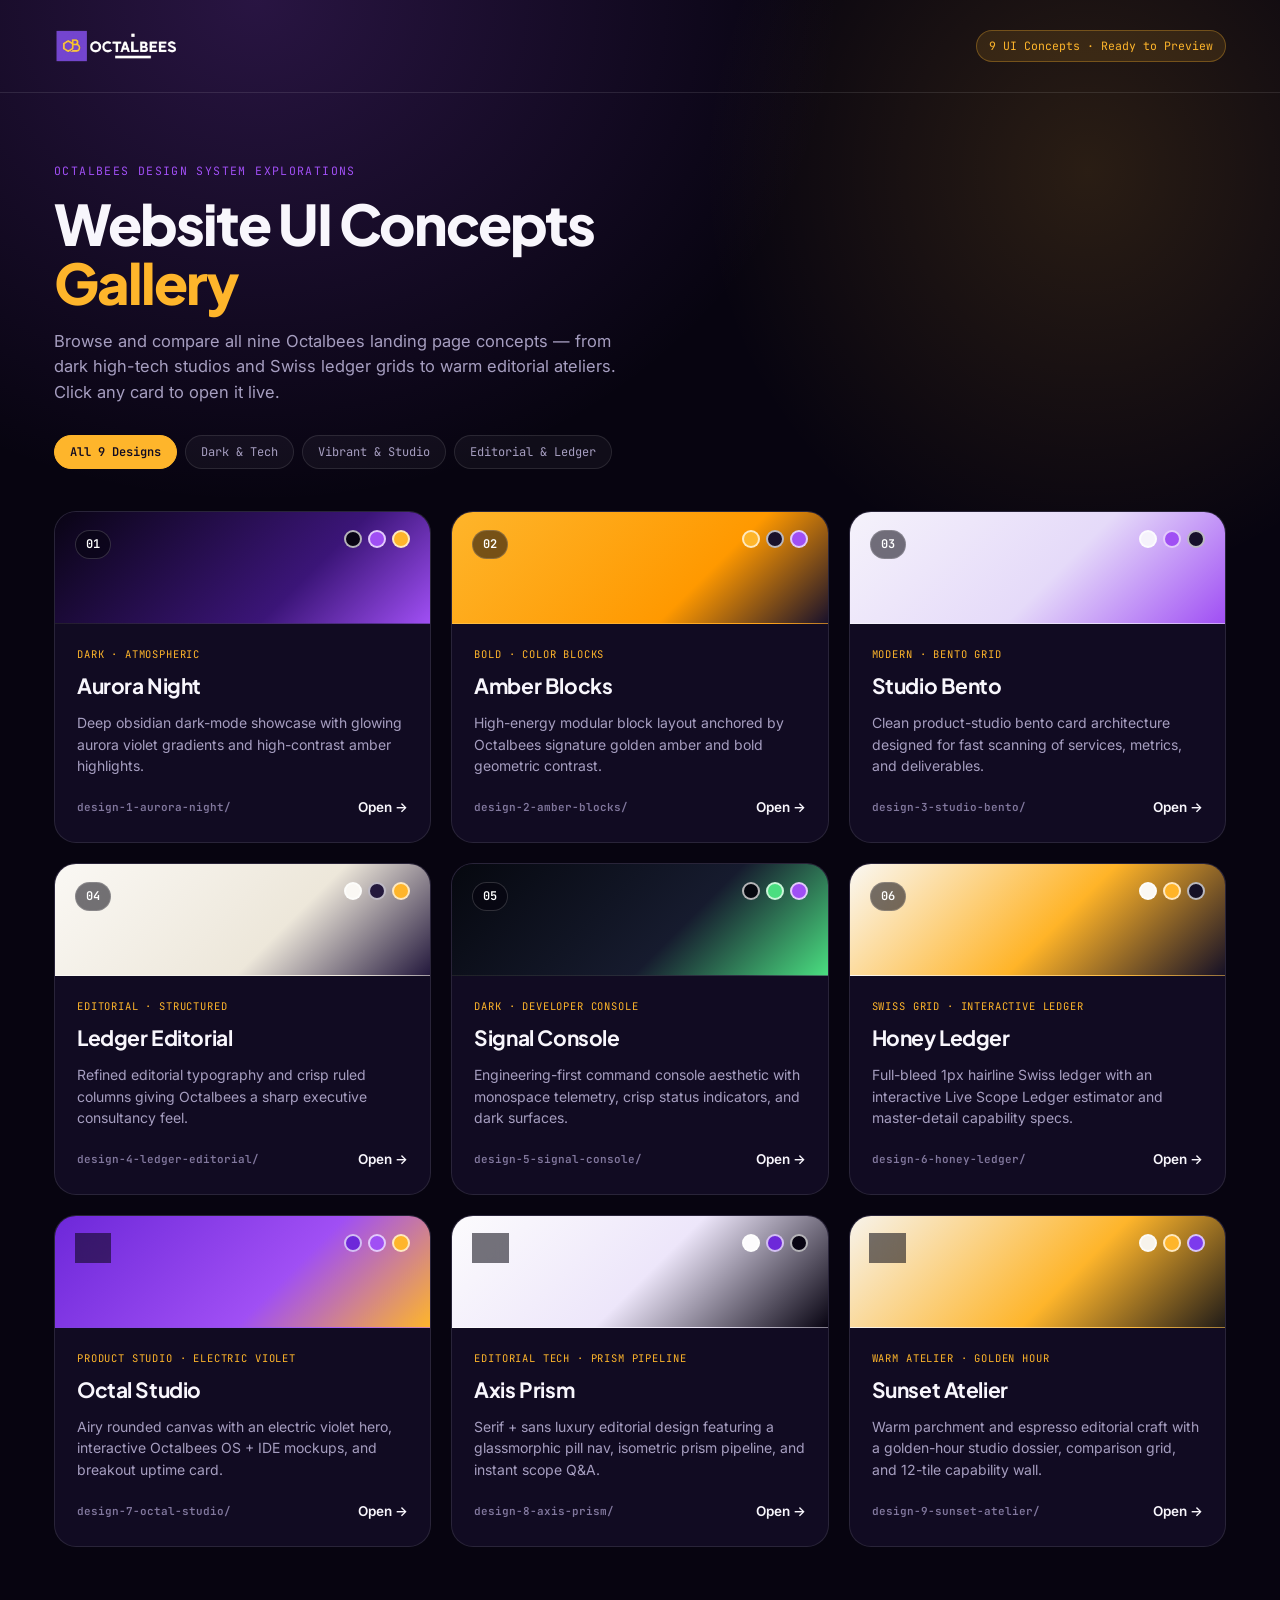
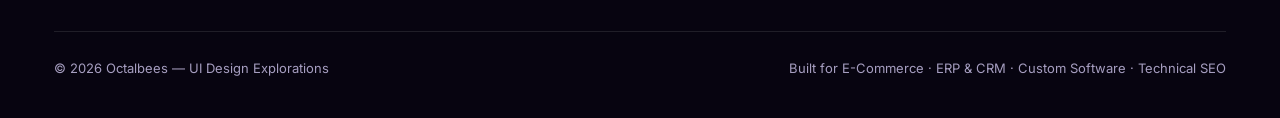
<file: index.html>
<!DOCTYPE html>
<html lang="en">
<head>
  <meta charset="UTF-8" />
  <meta name="viewport" content="width=device-width, initial-scale=1.0" />
  <title>Octalbees — UI Design Concepts Gallery</title>
  <meta name="description" content="Explore 9 distinct website UI design concepts for Octalbees — E-Commerce, ERP & CRM, Custom Software, and Technical SEO." />
  <link rel="preconnect" href="https://fonts.googleapis.com" />
  <link rel="preconnect" href="https://fonts.gstatic.com" crossorigin />
  <link href="https://fonts.googleapis.com/css2?family=Inter:wght@400;500;600;700&family=JetBrains+Mono:wght@400;500;600&family=Plus+Jakarta+Sans:wght@600;700;800&display=swap" rel="stylesheet" />
  <style>
    :root {
      --bg: #070410;
      --surface: #110b22;
      --surface-hover: #181030;
      --border: rgba(255, 255, 255, 0.1);
      --border-hover: rgba(160, 79, 244, 0.55);
      --text: #f8f6fc;
      --muted: #a69ec0;
      --violet: #a04ff4;
      --amber: #feb52b;
      --font-display: 'Plus Jakarta Sans', system-ui, sans-serif;
      --font-sans: 'Inter', system-ui, sans-serif;
      --font-mono: 'JetBrains Mono', ui-monospace, monospace;
    }

    *, *::before, *::after { box-sizing: border-box; margin: 0; padding: 0; }
    html { scroll-behavior: smooth; }
    body {
      font-family: var(--font-sans);
      background:
        radial-gradient(ellipse 70% 45% at 20% 0%, rgba(160, 79, 244, 0.22), transparent 65%),
        radial-gradient(ellipse 50% 40% at 85% 10%, rgba(254, 181, 43, 0.14), transparent 60%),
        var(--bg);
      color: var(--text);
      min-height: 100vh;
      line-height: 1.55;
      -webkit-font-smoothing: antialiased;
    }

    a { color: inherit; text-decoration: none; }

    .container {
      max-width: 1220px;
      margin: 0 auto;
      padding: 0 24px;
    }

    /* Header */
    header {
      padding: 28px 0;
      border-bottom: 1px solid var(--border);
    }

    .header-inner {
      display: flex;
      align-items: center;
      justify-content: space-between;
      gap: 16px;
      flex-wrap: wrap;
    }

    .brand {
      display: inline-flex;
      align-items: center;
      gap: 12px;
    }

    .brand img {
      height: 36px;
      width: auto;
      display: block;
    }

    .header-badge {
      font-family: var(--font-mono);
      font-size: 11.5px;
      color: var(--amber);
      background: rgba(254, 181, 43, 0.12);
      border: 1px solid rgba(254, 181, 43, 0.3);
      padding: 6px 12px;
      border-radius: 999px;
    }

    /* Hero */
    .hero {
      padding: 64px 0 42px;
    }

    .kicker {
      font-family: var(--font-mono);
      font-size: 11.5px;
      letter-spacing: 0.12em;
      text-transform: uppercase;
      color: var(--violet);
      margin-bottom: 14px;
      display: inline-block;
    }

    h1 {
      font-family: var(--font-display);
      font-size: clamp(34px, 5vw, 56px);
      font-weight: 800;
      letter-spacing: -0.035em;
      line-height: 1.06;
      max-width: 18ch;
    }

    h1 span {
      color: var(--amber);
    }

    .hero-sub {
      margin-top: 16px;
      color: var(--muted);
      font-size: 16.5px;
      max-width: 58ch;
    }

    /* Filters */
    .filters {
      display: flex;
      flex-wrap: wrap;
      gap: 8px;
      margin-top: 30px;
    }

    .filter-btn {
      font-family: var(--font-mono);
      font-size: 12px;
      padding: 8px 15px;
      border-radius: 999px;
      border: 1px solid var(--border);
      background: rgba(255, 255, 255, 0.04);
      color: var(--muted);
      cursor: pointer;
      transition: all 0.2s ease;
    }

    .filter-btn:hover {
      color: var(--text);
      border-color: rgba(255, 255, 255, 0.28);
    }

    .filter-btn.is-active {
      background: var(--amber);
      color: #110b22;
      border-color: var(--amber);
      font-weight: 600;
    }

    /* Gallery Grid */
    .grid {
      display: grid;
      grid-template-columns: repeat(3, 1fr);
      gap: 20px;
      padding-bottom: 84px;
    }

    .card {
      position: relative;
      display: flex;
      flex-direction: column;
      background: var(--surface);
      border: 1px solid var(--border);
      border-radius: 22px;
      overflow: hidden;
      transition: transform 0.22s ease, border-color 0.22s ease, box-shadow 0.22s ease, background 0.22s ease;
    }

    .card:hover {
      transform: translateY(-4px);
      background: var(--surface-hover);
      border-color: var(--border-hover);
      box-shadow: 0 26px 50px -28px rgba(160, 79, 244, 0.45);
    }

    .card.is-hidden {
      display: none;
    }

    .card-preview {
      height: 112px;
      padding: 18px 20px;
      display: flex;
      align-items: flex-start;
      justify-content: space-between;
      position: relative;
      border-bottom: 1px solid var(--border);
    }

    .card-num {
      font-family: var(--font-mono);
      font-size: 12px;
      font-weight: 600;
      padding: 4px 10px;
      border-radius: 999px;
      background: rgba(7, 4, 16, 0.55);
      color: #fff;
      backdrop-filter: blur(8px);
      border: 1px solid rgba(255, 255, 255, 0.16);
    }

    .swatches {
      display: flex;
      gap: 6px;
    }

    .swatches i {
      width: 18px;
      height: 18px;
      border-radius: 50%;
      border: 2px solid rgba(255, 255, 255, 0.7);
      display: block;
    }

    .card-body {
      padding: 22px 22px 24px;
      display: flex;
      flex-direction: column;
      flex: 1;
    }

    .card-tag {
      font-family: var(--font-mono);
      font-size: 10.5px;
      letter-spacing: 0.08em;
      text-transform: uppercase;
      color: var(--amber);
      margin-bottom: 8px;
    }

    .card h2 {
      font-family: var(--font-display);
      font-size: 21px;
      font-weight: 700;
      letter-spacing: -0.02em;
    }

    .card p {
      margin-top: 9px;
      font-size: 14px;
      color: var(--muted);
    }

    .card-foot {
      margin-top: auto;
      padding-top: 20px;
      display: flex;
      align-items: center;
      justify-content: space-between;
      font-size: 13.5px;
      font-weight: 600;
    }

    .card-path {
      font-family: var(--font-mono);
      font-size: 11px;
      color: #82789e;
    }

    .card-cta {
      color: var(--text);
      display: inline-flex;
      align-items: center;
      gap: 5px;
      transition: color 0.2s ease, transform 0.2s ease;
    }

    .card:hover .card-cta {
      color: var(--amber);
      transform: translateX(3px);
    }

    footer {
      border-top: 1px solid var(--border);
      padding: 26px 0 40px;
      font-size: 13px;
      color: var(--muted);
      display: flex;
      justify-content: space-between;
      flex-wrap: wrap;
      gap: 12px;
    }

    @media (max-width: 980px) {
      .grid { grid-template-columns: repeat(2, 1fr); }
    }

    @media (max-width: 640px) {
      .grid { grid-template-columns: 1fr; }
      .hero { padding: 44px 0 32px; }
    }
  </style>
</head>
<body>
  <header>
    <div class="container header-inner">
      <a class="brand" href="./">
        <img src="design-7-octal-studio/logo.png" alt="Octalbees" />
      </a>
      <span class="header-badge">9 UI Concepts · Ready to Preview</span>
    </div>
  </header>

  <main class="container">
    <section class="hero">
      <span class="kicker">OCTALBEES DESIGN SYSTEM EXPLORATIONS</span>
      <h1>Website UI Concepts <span>Gallery</span></h1>
      <p class="hero-sub">
        Browse and compare all nine Octalbees landing page concepts — from dark high-tech studios and Swiss ledger grids to warm editorial ateliers. Click any card to open it live.
      </p>

      <div class="filters" role="group" aria-label="Filter designs by style">
        <button class="filter-btn is-active" type="button" data-filter="all">All 9 Designs</button>
        <button class="filter-btn" type="button" data-filter="dark">Dark &amp; Tech</button>
        <button class="filter-btn" type="button" data-filter="vibrant">Vibrant &amp; Studio</button>
        <button class="filter-btn" type="button" data-filter="editorial">Editorial &amp; Ledger</button>
      </div>
    </section>

    <section class="grid" aria-label="Design concepts">
      <!-- Design 1 -->
      <a class="card" href="./design-1-aurora-night/" data-cat="dark">
        <div class="card-preview" style="background: linear-gradient(135deg, #090414 0%, #3b1578 65%, #a04ff4 100%);">
          <span class="card-num">01</span>
          <span class="swatches"><i style="background:#090414"></i><i style="background:#a04ff4"></i><i style="background:#feb52b"></i></span>
        </div>
        <div class="card-body">
          <span class="card-tag">Dark · Atmospheric</span>
          <h2>Aurora Night</h2>
          <p>Deep obsidian dark-mode showcase with glowing aurora violet gradients and high-contrast amber highlights.</p>
          <div class="card-foot">
            <span class="card-path">design-1-aurora-night/</span>
            <span class="card-cta">Open →</span>
          </div>
        </div>
      </a>

      <!-- Design 2 -->
      <a class="card" href="./design-2-amber-blocks/" data-cat="vibrant">
        <div class="card-preview" style="background: linear-gradient(135deg, #feb52b 0%, #ff9900 65%, #19112b 100%);">
          <span class="card-num">02</span>
          <span class="swatches"><i style="background:#feb52b"></i><i style="background:#19112b"></i><i style="background:#a04ff4"></i></span>
        </div>
        <div class="card-body">
          <span class="card-tag">Bold · Color Blocks</span>
          <h2>Amber Blocks</h2>
          <p>High-energy modular block layout anchored by Octalbees signature golden amber and bold geometric contrast.</p>
          <div class="card-foot">
            <span class="card-path">design-2-amber-blocks/</span>
            <span class="card-cta">Open →</span>
          </div>
        </div>
      </a>

      <!-- Design 3 -->
      <a class="card" href="./design-3-studio-bento/" data-cat="vibrant">
        <div class="card-preview" style="background: linear-gradient(135deg, #f5f2fb 0%, #e5daf9 55%, #a04ff4 100%);">
          <span class="card-num">03</span>
          <span class="swatches"><i style="background:#f5f2fb"></i><i style="background:#a04ff4"></i><i style="background:#17112b"></i></span>
        </div>
        <div class="card-body">
          <span class="card-tag">Modern · Bento Grid</span>
          <h2>Studio Bento</h2>
          <p>Clean product-studio bento card architecture designed for fast scanning of services, metrics, and deliverables.</p>
          <div class="card-foot">
            <span class="card-path">design-3-studio-bento/</span>
            <span class="card-cta">Open →</span>
          </div>
        </div>
      </a>

      <!-- Design 4 -->
      <a class="card" href="./design-4-ledger-editorial/" data-cat="editorial">
        <div class="card-preview" style="background: linear-gradient(135deg, #faf8f4 0%, #ede7da 60%, #24193d 100%);">
          <span class="card-num">04</span>
          <span class="swatches"><i style="background:#faf8f4"></i><i style="background:#24193d"></i><i style="background:#feb52b"></i></span>
        </div>
        <div class="card-body">
          <span class="card-tag">Editorial · Structured</span>
          <h2>Ledger Editorial</h2>
          <p>Refined editorial typography and crisp ruled columns giving Octalbees a sharp executive consultancy feel.</p>
          <div class="card-foot">
            <span class="card-path">design-4-ledger-editorial/</span>
            <span class="card-cta">Open →</span>
          </div>
        </div>
      </a>

      <!-- Design 5 -->
      <a class="card" href="./design-5-signal-console/" data-cat="dark">
        <div class="card-preview" style="background: linear-gradient(135deg, #06080f 0%, #161b2e 60%, #4ade80 100%);">
          <span class="card-num">05</span>
          <span class="swatches"><i style="background:#06080f"></i><i style="background:#4ade80"></i><i style="background:#a04ff4"></i></span>
        </div>
        <div class="card-body">
          <span class="card-tag">Dark · Developer Console</span>
          <h2>Signal Console</h2>
          <p>Engineering-first command console aesthetic with monospace telemetry, crisp status indicators, and dark surfaces.</p>
          <div class="card-foot">
            <span class="card-path">design-5-signal-console/</span>
            <span class="card-cta">Open →</span>
          </div>
        </div>
      </a>

      <!-- Design 6 -->
      <a class="card" href="./design-6-honey-ledger/" data-cat="editorial">
        <div class="card-preview" style="background: linear-gradient(135deg, #faf8f4 0%, #ffb428 55%, #151026 100%);">
          <span class="card-num">06</span>
          <span class="swatches"><i style="background:#faf8f4"></i><i style="background:#ffb428"></i><i style="background:#151026"></i></span>
        </div>
        <div class="card-body">
          <span class="card-tag">Swiss Grid · Interactive Ledger</span>
          <h2>Honey Ledger</h2>
          <p>Full-bleed 1px hairline Swiss ledger with an interactive Live Scope Ledger estimator and master-detail capability specs.</p>
          <div class="card-foot">
            <span class="card-path">design-6-honey-ledger/</span>
            <span class="card-cta">Open →</span>
          </div>
        </div>
      </a>

      <!-- Design 7 -->
      <a class="card" href="./design-7-octal-studio/" data-cat="vibrant">
        <div class="card-preview" style="background: linear-gradient(135deg, #6d28d9 0%, #a04ff4 60%, #feb52b 100%);">
          <span class="card-num">07</span>
          <span class="swatches"><i style="background:#6d28d9"></i><i style="background:#a04ff4"></i><i style="background:#feb52b"></i></span>
        </div>
        <div class="card-body">
          <span class="card-tag">Product Studio · Electric Violet</span>
          <h2>Octal Studio</h2>
          <p>Airy rounded canvas with an electric violet hero, interactive Octalbees OS + IDE mockups, and breakout uptime card.</p>
          <div class="card-foot">
            <span class="card-path">design-7-octal-studio/</span>
            <span class="card-cta">Open →</span>
          </div>
        </div>
      </a>

      <!-- Design 8 -->
      <a class="card" href="./design-8-axis-prism/" data-cat="editorial">
        <div class="card-preview" style="background: linear-gradient(135deg, #fcfbfd 0%, #ede6fa 52%, #080412 100%);">
          <span class="card-num">08</span>
          <span class="swatches"><i style="background:#fcfbfd"></i><i style="background:#6d28d9"></i><i style="background:#080412"></i></span>
        </div>
        <div class="card-body">
          <span class="card-tag">Editorial Tech · Prism Pipeline</span>
          <h2>Axis Prism</h2>
          <p>Serif + sans luxury editorial design featuring a glassmorphic pill nav, isometric prism pipeline, and instant scope Q&amp;A.</p>
          <div class="card-foot">
            <span class="card-path">design-8-axis-prism/</span>
            <span class="card-cta">Open →</span>
          </div>
        </div>
      </a>

      <!-- Design 9 -->
      <a class="card" href="./design-9-sunset-atelier/" data-cat="editorial">
        <div class="card-preview" style="background: linear-gradient(135deg, #f7f3eb 0%, #feb52b 58%, #211c18 100%);">
          <span class="card-num">09</span>
          <span class="swatches"><i style="background:#f7f3eb"></i><i style="background:#feb52b"></i><i style="background:#7c3aed"></i></span>
        </div>
        <div class="card-body">
          <span class="card-tag">Warm Atelier · Golden Hour</span>
          <h2>Sunset Atelier</h2>
          <p>Warm parchment and espresso editorial craft with a golden-hour studio dossier, comparison grid, and 12-tile capability wall.</p>
          <div class="card-foot">
            <span class="card-path">design-9-sunset-atelier/</span>
            <span class="card-cta">Open →</span>
          </div>
        </div>
      </a>
    </section>

    <footer>
      <span>© 2026 Octalbees — UI Design Explorations</span>
      <span>Built for E-Commerce · ERP &amp; CRM · Custom Software · Technical SEO</span>
    </footer>
  </main>

  <script>
    const buttons = document.querySelectorAll('.filter-btn');
    const cards = document.querySelectorAll('.card');

    buttons.forEach((btn) => {
      btn.addEventListener('click', () => {
        const filter = btn.dataset.filter;
        buttons.forEach((b) => b.classList.remove('is-active'));
        btn.classList.add('is-active');

        cards.forEach((card) => {
          const show = filter === 'all' || card.dataset.cat === filter;
          card.classList.toggle('is-hidden', !show);
        });
      });
    });
  </script>
</body>
</html>
</file>
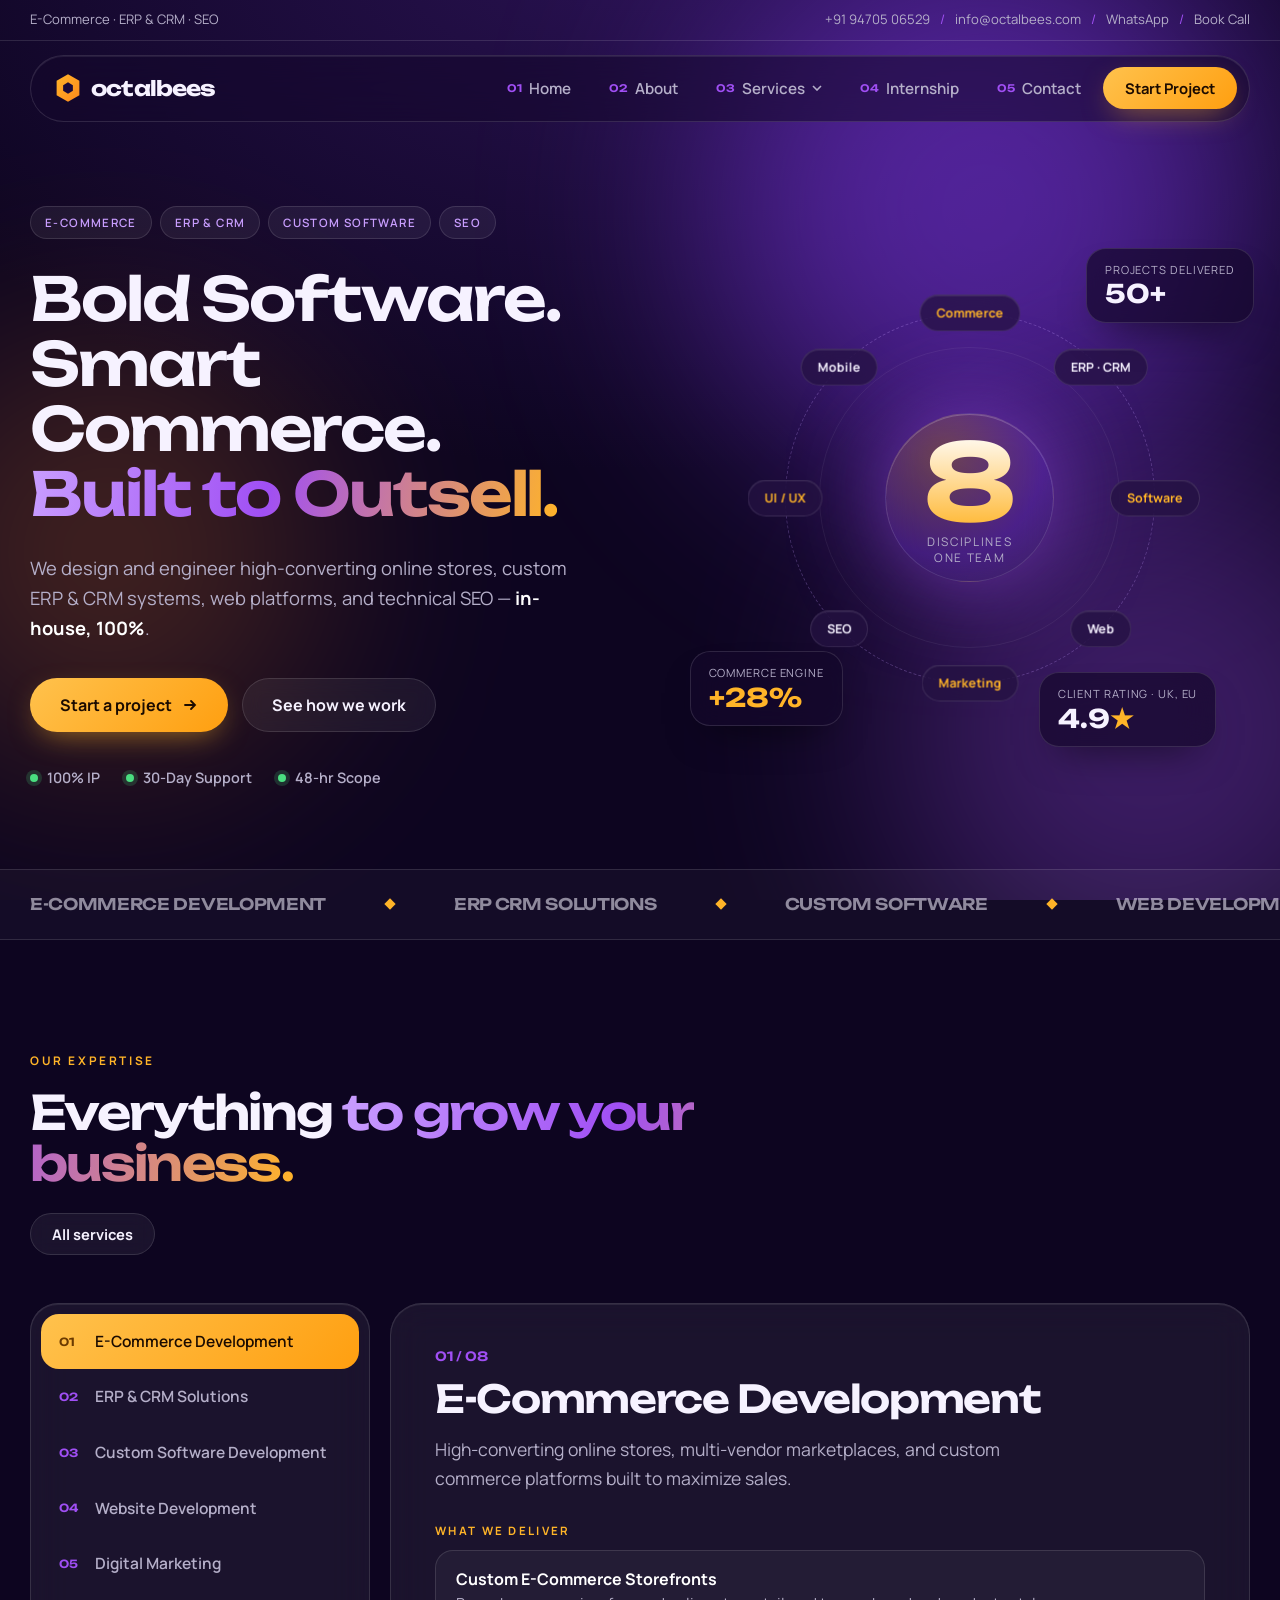
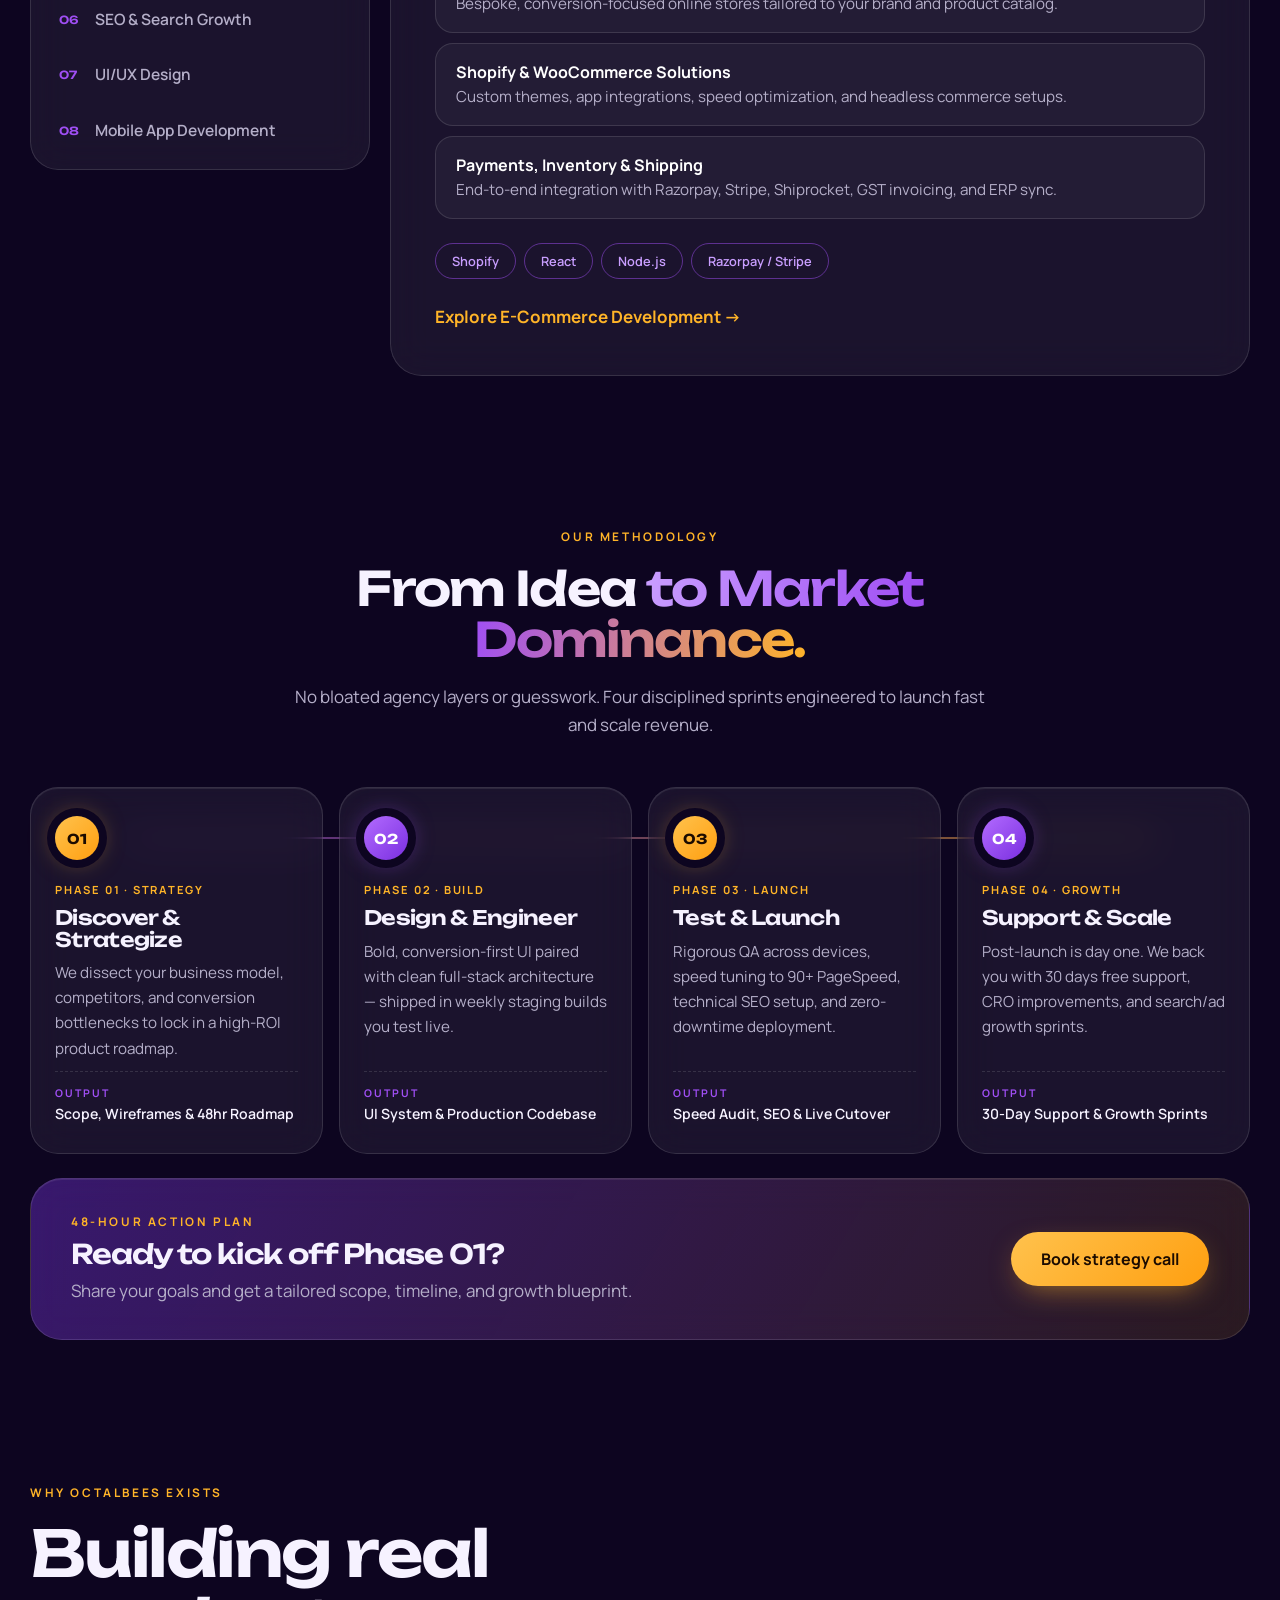
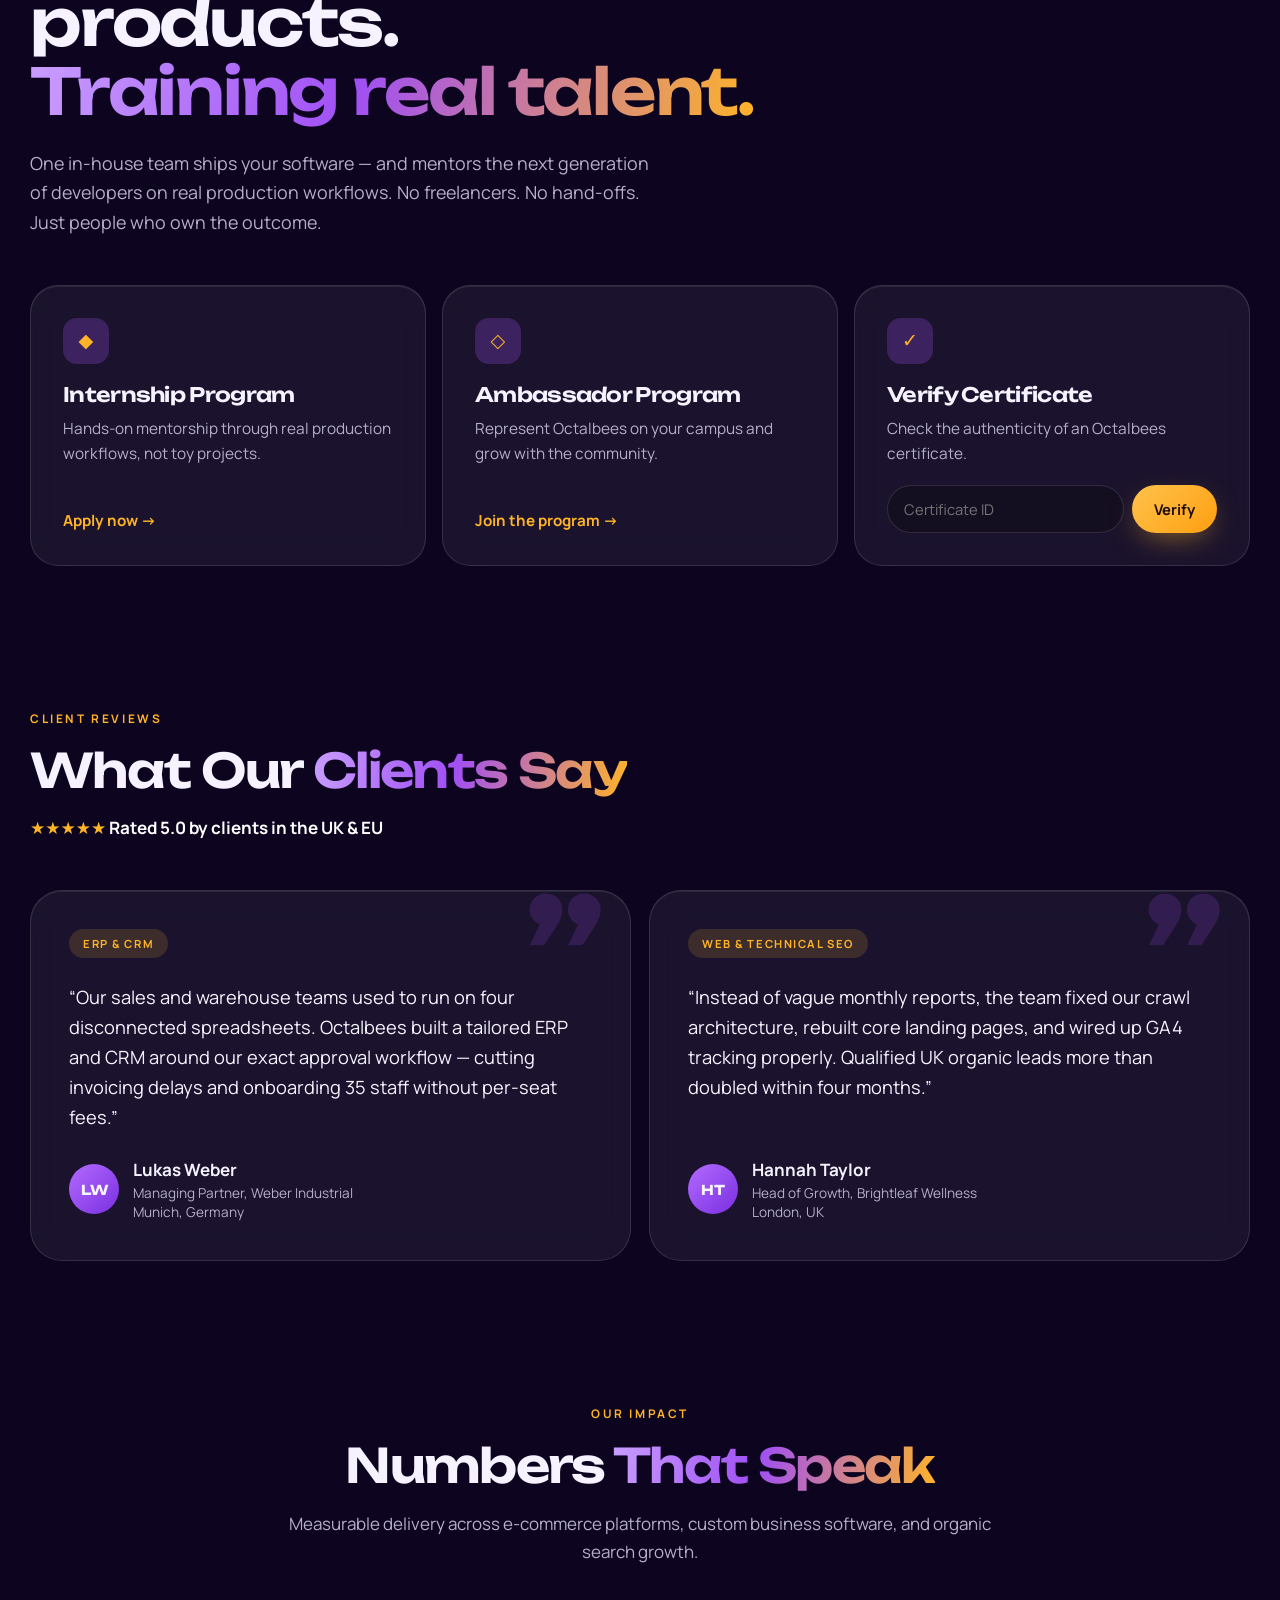
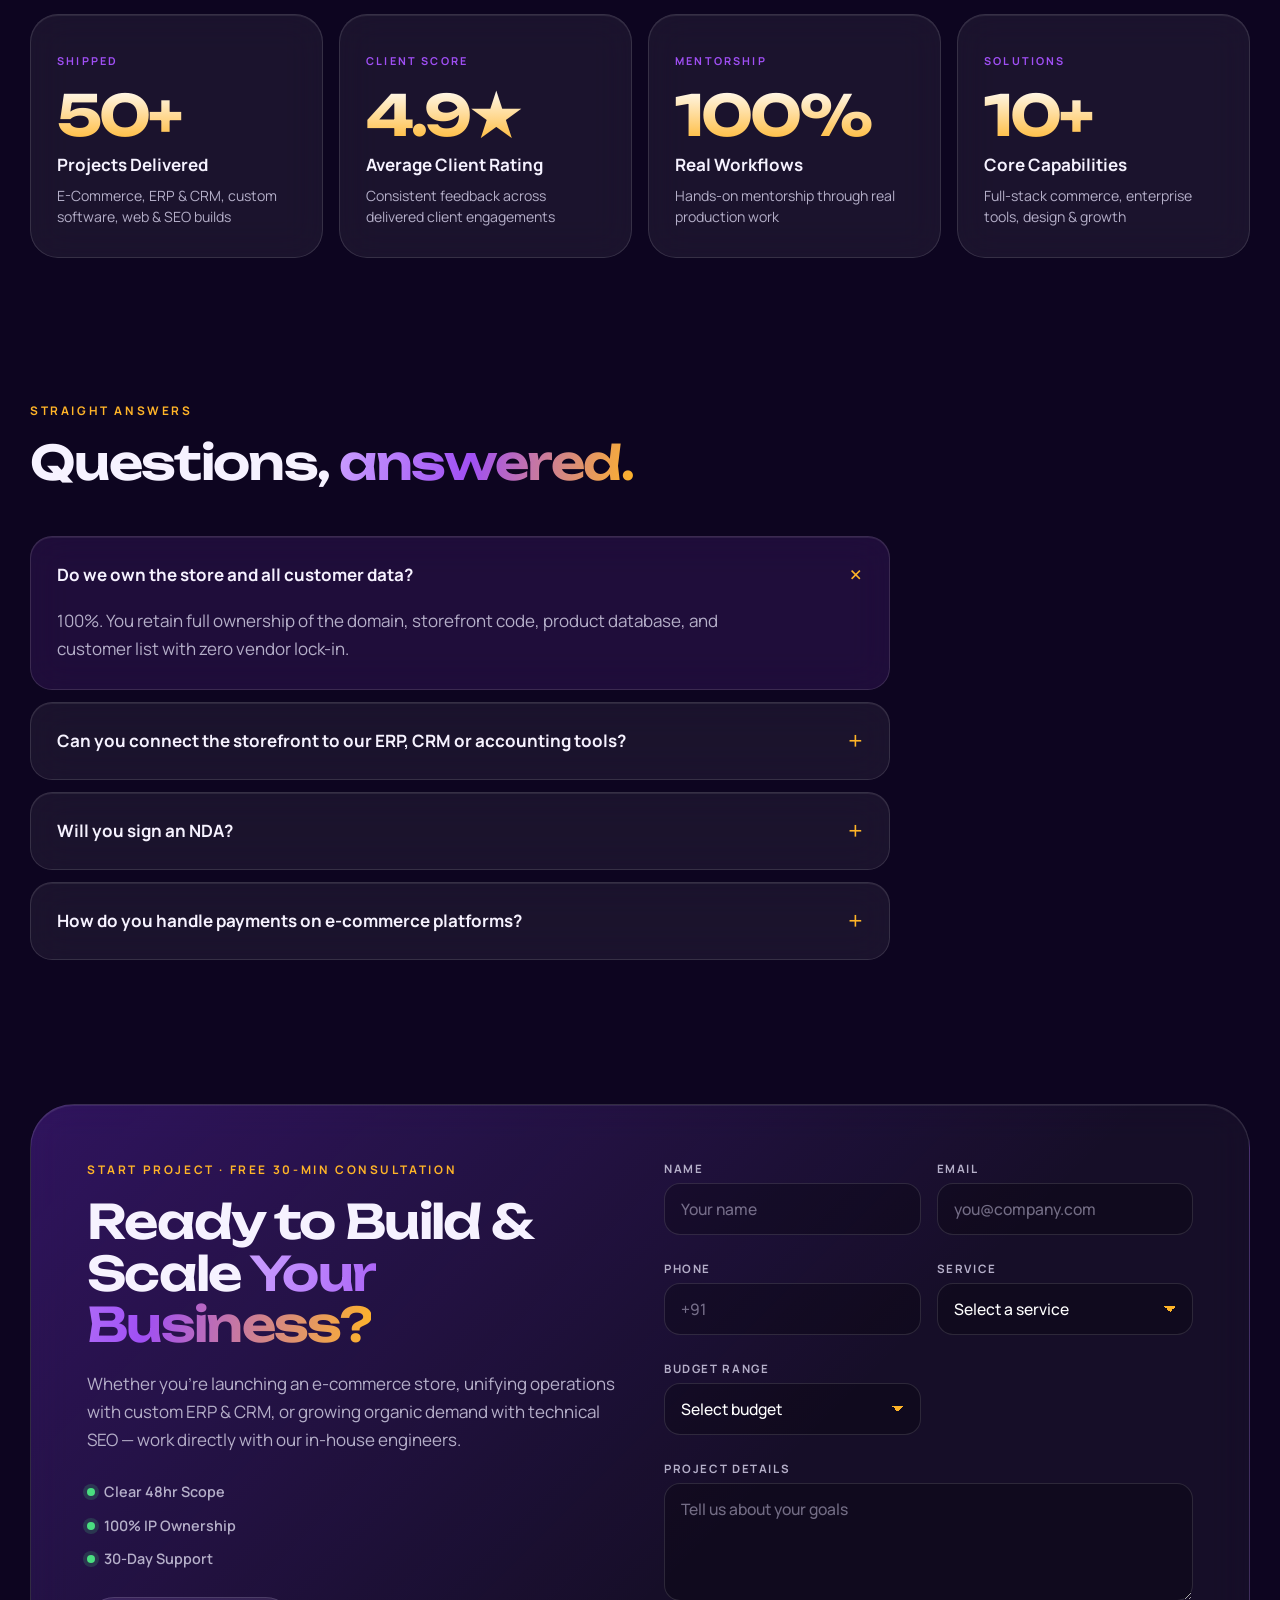
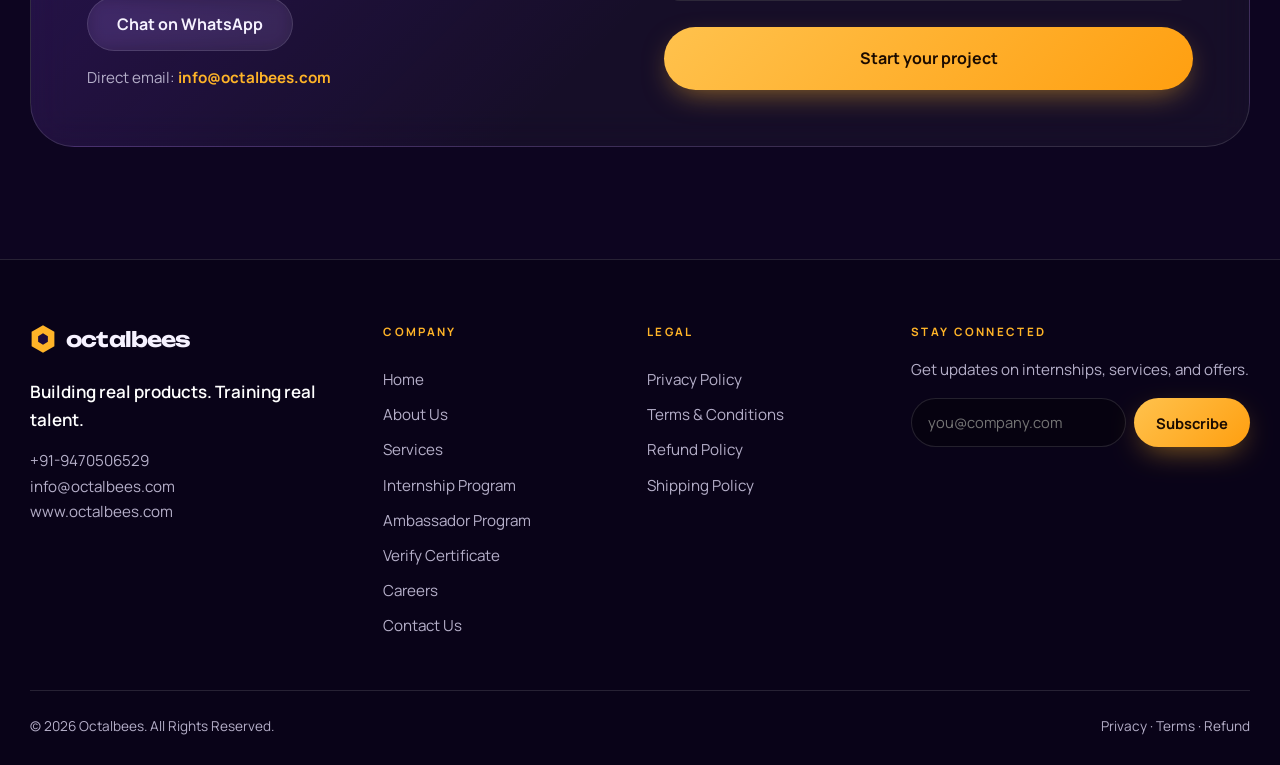
<file: design-1-aurora-night/index.html>
<!doctype html>
<html lang="en">
<head>
<meta charset="utf-8">
<meta name="viewport" content="width=device-width, initial-scale=1">
<title>Octalbees – E-Commerce, ERP &amp; CRM, Web, SEO &amp; Design</title>
<meta name="description" content="Bold software. Smart commerce. Octalbees engineers e-commerce, ERP & CRM, custom software, web and SEO — 100% in-house.">
<link rel="preconnect" href="https://fonts.googleapis.com">
<link rel="preconnect" href="https://fonts.gstatic.com" crossorigin>
<link href="https://fonts.googleapis.com/css2?family=Manrope:wght@400;500;600;700&amp;family=Unbounded:wght@400;500;600;700&amp;display=swap" rel="stylesheet">
<link rel="stylesheet" href="style.css">
</head>
<body>
<div class="aurora" aria-hidden="true"><i></i><i></i><i></i></div>

<div class="topbar">
  <div class="wrap">
    <span>E-Commerce · ERP &amp; CRM · SEO</span>
    <span class="tb-links"><a href="tel:+919470506529">+91 94705 06529</a><b>/</b><a href="mailto:info@octalbees.com">info@octalbees.com</a><b>/</b><a href="https://wa.me/919470506529">WhatsApp</a><b>/</b><a href="#contact">Book Call</a></span>
  </div>
</div>

<header class="nav-shell">
  <div class="wrap">
    <nav class="nav glass" aria-label="Primary">
      <a class="logo" href="#top"><svg viewBox="0 0 32 36" width="26" height="30" aria-hidden="true"><path d="M16 1l14 8v18l-14 8L2 27V9z" fill="url(#lg)"/><defs><linearGradient id="lg" x1="0" y1="0" x2="1" y2="1"><stop stop-color="#ffb428"/><stop offset="1" stop-color="#ff8a1c"/></linearGradient></defs><path d="M16 11l6 3.5v7L16 25l-6-3.5v-7z" fill="#1b0b3a"/></svg>octalbees</a>
      <input type="checkbox" id="menu" class="menu-toggle" aria-label="Toggle menu">
      <label for="menu" class="burger" aria-hidden="true"><span></span></label>
      <ul class="links">
        <li><a href="#top"><em>01</em>Home</a></li>
        <li><a href="#vision"><em>02</em>About</a></li>
        <li class="has-menu">
          <a href="#services" aria-haspopup="true"><em>03</em>Services <svg width="10" height="6" viewBox="0 0 10 6" aria-hidden="true"><path d="M1 1l4 4 4-4" fill="none" stroke="currentColor" stroke-width="1.6"/></svg></a>
          <div class="mega glass">
            <p class="mega-label">Core solutions <span>100% in-house</span></p>
            <a href="#services"><b>E-Commerce</b><span>Custom &amp; Shopify Stores</span></a>
            <a href="#services"><b>ERP &amp; CRM</b><span>Operations &amp; Sales Core</span></a>
            <a href="#services"><b>Custom Software</b><span>SaaS, Portals &amp; APIs</span></a>
            <a href="#services"><b>Web Development</b><span>High-Speed Business Sites</span></a>
            <a href="#services"><b>Digital Marketing</b><span>Paid Ads &amp; Growth Funnels</span></a>
            <a href="#services"><b>SEO &amp; Search</b><span>Rankings &amp; Organic Leads</span></a>
            <a class="mega-all" href="#services">Explore all 10 capabilities →</a>
          </div>
        </li>
        <li><a href="#programs"><em>04</em>Internship</a></li>
        <li><a href="#contact"><em>05</em>Contact</a></li>
        <li><a class="btn btn-sm" href="#contact">Start Project</a></li>
      </ul>
    </nav>
  </div>
</header>

<main id="top">

<!-- HERO -->
<section class="hero wrap">
  <div class="hero-copy">
    <ul class="tags" aria-label="Focus areas"><li>E-Commerce</li><li>ERP &amp; CRM</li><li>Custom Software</li><li>SEO</li></ul>
    <h1>Bold Software.<br>Smart Commerce.<br><span class="grad">Built to Outsell.</span></h1>
    <p class="lead">We design and engineer high-converting online stores, custom ERP &amp; CRM systems, web platforms, and technical SEO — <b>in-house, 100%</b>.</p>
    <div class="actions">
      <a class="btn" href="#contact">Start a project <svg width="16" height="16" viewBox="0 0 16 16" aria-hidden="true"><path d="M3 8h10M9 4l4 4-4 4" fill="none" stroke="currentColor" stroke-width="1.8" stroke-linecap="round"/></svg></a>
      <a class="btn btn-ghost" href="#process">See how we work</a>
    </div>
    <div class="assure"><span><i></i>100% IP</span><span><i></i>30-Day Support</span><span><i></i>48-hr Scope</span></div>
  </div>

  <div class="hero-visual" aria-hidden="true">
    <div class="orbit">
      <div class="ring r1"></div><div class="ring r2"></div>
      <div class="core glass"><b>8</b><small>disciplines<br>one team</small></div>
      <div class="nodes">
        <div class="node" style="--i:0"><div class="u"><span class="c glass">Commerce</span></div></div>
        <div class="node" style="--i:1"><div class="u"><span class="c glass">ERP · CRM</span></div></div>
        <div class="node" style="--i:2"><div class="u"><span class="c glass">Software</span></div></div>
        <div class="node" style="--i:3"><div class="u"><span class="c glass">Web</span></div></div>
        <div class="node" style="--i:4"><div class="u"><span class="c glass">Marketing</span></div></div>
        <div class="node" style="--i:5"><div class="u"><span class="c glass">SEO</span></div></div>
        <div class="node" style="--i:6"><div class="u"><span class="c glass">UI / UX</span></div></div>
        <div class="node" style="--i:7"><div class="u"><span class="c glass">Mobile</span></div></div>
      </div>
    </div>
    <div class="chip glass chip-a"><small>Commerce engine</small><b class="amber">+28%</b></div>
    <div class="chip glass chip-b"><small>Projects delivered</small><b>50+</b></div>
    <div class="chip glass chip-c"><small>Client rating · UK, EU</small><b>4.9<span class="amber">★</span></b></div>
  </div>
</section>

<!-- MARQUEE -->
<div class="marquee" aria-hidden="true">
  <div>
    <span>E-Commerce Development</span><span>ERP CRM Solutions</span><span>Custom Software</span><span>Web Development</span><span>Digital Marketing</span><span>Technical SEO</span><span>UI/UX Design</span><span>Mobile Apps</span>
    <span>E-Commerce Development</span><span>ERP CRM Solutions</span><span>Custom Software</span><span>Web Development</span><span>Digital Marketing</span><span>Technical SEO</span><span>UI/UX Design</span><span>Mobile Apps</span>
  </div>
</div>

<!-- SERVICES EXPLORER -->
<section class="services wrap" id="services">
  <div class="sec-head">
    <p class="eyebrow">Our expertise</p>
    <h2>Everything <span class="grad">to grow your business.</span></h2>
    <a class="btn btn-ghost btn-sm" href="#contact">All services</a>
  </div>

  <div class="explorer">
    <input type="radio" name="svc" id="s1" checked><input type="radio" name="svc" id="s2"><input type="radio" name="svc" id="s3"><input type="radio" name="svc" id="s4"><input type="radio" name="svc" id="s5"><input type="radio" name="svc" id="s6"><input type="radio" name="svc" id="s7"><input type="radio" name="svc" id="s8">

    <div class="exp-body">
      <div class="tablist glass" role="tablist">
        <label for="s1"><em>01</em>E-Commerce Development</label>
        <label for="s2"><em>02</em>ERP &amp; CRM Solutions</label>
        <label for="s3"><em>03</em>Custom Software Development</label>
        <label for="s4"><em>04</em>Website Development</label>
        <label for="s5"><em>05</em>Digital Marketing</label>
        <label for="s6"><em>06</em>SEO &amp; Search Growth</label>
        <label for="s7"><em>07</em>UI/UX Design</label>
        <label for="s8"><em>08</em>Mobile App Development</label>
      </div>

      <div class="panels glass">
        <article class="panel p1">
          <p class="count">01 / 08</p><h3>E-Commerce Development</h3>
          <p class="sum">High-converting online stores, multi-vendor marketplaces, and custom commerce platforms built to maximize sales.</p>
          <p class="mini">What we deliver</p>
          <ul class="deliver">
            <li><b>Custom E-Commerce Storefronts</b>Bespoke, conversion-focused online stores tailored to your brand and product catalog.</li>
            <li><b>Shopify &amp; WooCommerce Solutions</b>Custom themes, app integrations, speed optimization, and headless commerce setups.</li>
            <li><b>Payments, Inventory &amp; Shipping</b>End-to-end integration with Razorpay, Stripe, Shiprocket, GST invoicing, and ERP sync.</li>
          </ul>
          <ul class="stack"><li>Shopify</li><li>React</li><li>Node.js</li><li>Razorpay / Stripe</li></ul>
          <a class="ulink" href="#contact">Explore E-Commerce Development →</a>
        </article>
        <article class="panel p2">
          <p class="count">02 / 08</p><h3>ERP &amp; CRM Solutions</h3>
          <p class="sum">Operations and sales core built around your exact workflow — not the other way round.</p>
          <p class="mini">What we deliver</p>
          <ul class="deliver">
            <li><b>Tailored ERP</b>Inventory, invoicing, approvals and reporting that follow how your teams really work.</li>
            <li><b>Custom CRM</b>Pipelines, follow-ups and customer history your sales team will actually use.</li>
            <li><b>No per-seat fees</b>Onboard your whole team without a recurring licence bill per user.</li>
          </ul>
          <ul class="stack"><li>Workflows</li><li>Inventory</li><li>Invoicing</li><li>Tally / Zoho sync</li></ul>
          <a class="ulink" href="#contact">Explore ERP &amp; CRM →</a>
        </article>
        <article class="panel p3">
          <p class="count">03 / 08</p><h3>Custom Software Development</h3>
          <p class="sum">Custom SaaS, portals and APIs — built to your spec, with the source code owned by you.</p>
          <p class="mini">What we deliver</p>
          <ul class="deliver">
            <li><b>SaaS products</b>From first prototype to multi-tenant production platform.</li>
            <li><b>Portals &amp; admin panels</b>Secure internal tools for teams, partners and customers.</li>
            <li><b>APIs &amp; integrations</b>Clean interfaces that connect the rest of your stack.</li>
          </ul>
          <ul class="stack"><li>100% Custom Code</li><li>100% IP Yours</li><li>30-Day Support</li></ul>
          <a class="ulink" href="#contact">Explore Custom Software →</a>
        </article>
        <article class="panel p4">
          <p class="count">04 / 08</p><h3>Website Development</h3>
          <p class="sum">High-performance websites and web applications built for growth, speed, and scale.</p>
          <p class="mini">What we deliver</p>
          <ul class="deliver">
            <li><b>E-Commerce Platforms</b>Scalable storefronts integrated with inventory, payments, and order management.</li>
            <li><b>Enterprise Web Apps</b>Secure, high-performance applications for complex operations.</li>
            <li><b>Corporate Websites</b>Fast, SEO-ready business sites with a 90+ Lighthouse score.</li>
          </ul>
          <ul class="stack"><li>React</li><li>Node.js</li><li>MongoDB</li><li>Docker</li></ul>
          <a class="ulink" href="#contact">Explore Website Development →</a>
        </article>
        <article class="panel p5">
          <p class="count">05 / 08</p><h3>Digital Marketing</h3>
          <p class="sum">Paid ads and growth funnels, measured against revenue instead of vanity metrics.</p>
          <p class="mini">What we deliver</p>
          <ul class="deliver">
            <li><b>Paid Ads</b>Search and social campaigns built to lower your cost per acquisition.</li>
            <li><b>Growth Funnels</b>Landing pages and flows tuned through conversion-rate sprints.</li>
            <li><b>Tracking &amp; Reporting</b>GA4 set up properly, with dashboards you can read.</li>
          </ul>
          <ul class="stack"><li>PPC</li><li>GA4</li><li>CRO</li></ul>
          <a class="ulink" href="#contact">Explore Digital Marketing →</a>
        </article>
        <article class="panel p6">
          <p class="count">06 / 08</p><h3>SEO &amp; Search Growth</h3>
          <p class="sum">Rankings and organic leads that compound, built on technical foundations.</p>
          <p class="mini">What we deliver</p>
          <ul class="deliver">
            <li><b>Technical SEO</b>Crawl architecture, Core Web Vitals and schema markup.</li>
            <li><b>Landing pages</b>Core pages rebuilt to rank and to convert.</li>
            <li><b>Honest reporting</b>GA4 tracking wired to qualified leads, not vague monthly reports.</li>
          </ul>
          <ul class="stack"><li>Technical SEO</li><li>Schema</li><li>GA4</li></ul>
          <a class="ulink" href="#contact">Explore SEO &amp; Search →</a>
        </article>
        <article class="panel p7">
          <p class="count">07 / 08</p><h3>UI/UX Design</h3>
          <p class="sum">Bold, conversion-first interfaces, from Figma prototype to final polish.</p>
          <p class="mini">What we deliver</p>
          <ul class="deliver">
            <li><b>Interactive prototypes</b>High-fidelity screens you can click through before we code.</li>
            <li><b>Design systems</b>Component libraries and style guides, handed off clean.</li>
            <li><b>Mobile-first UX</b>Checkout and onboarding flows designed around real behaviour.</li>
          </ul>
          <ul class="stack"><li>Figma</li><li>Prototypes</li><li>Design systems</li></ul>
          <a class="ulink" href="#contact">Explore UI/UX Design →</a>
        </article>
        <article class="panel p8">
          <p class="count">08 / 08</p><h3>Mobile App Development</h3>
          <p class="sum">iOS, Android and cross-platform apps engineered for flawless performance and user engagement.</p>
          <p class="mini">What we deliver</p>
          <ul class="deliver">
            <li><b>iOS &amp; Android</b>Native and cross-platform apps with smooth, reliable performance.</li>
            <li><b>Store approval</b>App Store compliance and publishing handled for you.</li>
            <li><b>1-on-1 developer access</b>Talk directly to the engineer building your product.</li>
          </ul>
          <ul class="stack"><li>iOS</li><li>Android</li><li>Cross-platform</li></ul>
          <a class="ulink" href="#contact">Explore Mobile Apps →</a>
        </article>
      </div>
    </div>
  </div>
</section>

<!-- METHODOLOGY -->
<section class="process wrap" id="process">
  <div class="sec-head center">
    <p class="eyebrow">Our methodology</p>
    <h2>From Idea <span class="grad">to Market Dominance.</span></h2>
    <p>No bloated agency layers or guesswork. Four disciplined sprints engineered to launch fast and scale revenue.</p>
  </div>
  <ol class="phases">
    <li class="glass"><span class="n">01</span><small>Phase 01 · Strategy</small><h3>Discover &amp; Strategize</h3><p>We dissect your business model, competitors, and conversion bottlenecks to lock in a high-ROI product roadmap.</p><div class="out"><span>Output</span>Scope, Wireframes &amp; 48hr Roadmap</div></li>
    <li class="glass"><span class="n">02</span><small>Phase 02 · Build</small><h3>Design &amp; Engineer</h3><p>Bold, conversion-first UI paired with clean full-stack architecture — shipped in weekly staging builds you test live.</p><div class="out"><span>Output</span>UI System &amp; Production Codebase</div></li>
    <li class="glass"><span class="n">03</span><small>Phase 03 · Launch</small><h3>Test &amp; Launch</h3><p>Rigorous QA across devices, speed tuning to 90+ PageSpeed, technical SEO setup, and zero-downtime deployment.</p><div class="out"><span>Output</span>Speed Audit, SEO &amp; Live Cutover</div></li>
    <li class="glass"><span class="n">04</span><small>Phase 04 · Growth</small><h3>Support &amp; Scale</h3><p>Post-launch is day one. We back you with 30 days free support, CRO improvements, and search/ad growth sprints.</p><div class="out"><span>Output</span>30-Day Support &amp; Growth Sprints</div></li>
  </ol>
  <div class="plan glass">
    <div><p class="eyebrow">48-hour action plan</p><h3>Ready to kick off Phase 01?</h3><p>Share your goals and get a tailored scope, timeline, and growth blueprint.</p></div>
    <a class="btn" href="#contact">Book strategy call</a>
  </div>
</section>

<!-- VISION / PROGRAMS -->
<section class="vision wrap" id="vision">
  <div class="vision-head">
    <p class="eyebrow">Why Octalbees exists</p>
    <h2>Building real products.<br><span class="grad">Training real talent.</span></h2>
    <p>One in-house team ships your software — and mentors the next generation of developers on real production workflows. No freelancers. No hand-offs. Just people who own the outcome.</p>
  </div>
  <div class="programs" id="programs">
    <a class="glass prog" href="#contact"><span class="ico">◆</span><h3>Internship Program</h3><p>Hands-on mentorship through real production workflows, not toy projects.</p><b>Apply now →</b></a>
    <a class="glass prog" href="#contact"><span class="ico">◇</span><h3>Ambassador Program</h3><p>Represent Octalbees on your campus and grow with the community.</p><b>Join the program →</b></a>
    <div class="glass prog verify"><span class="ico">✓</span><h3>Verify Certificate</h3><p>Check the authenticity of an Octalbees certificate.</p>
      <form action="#" onsubmit="return false"><input type="text" placeholder="Certificate ID" aria-label="Certificate ID"><button class="btn btn-sm" type="submit">Verify</button></form>
    </div>
  </div>
</section>

<!-- REVIEWS -->
<section class="reviews wrap" id="reviews">
  <div class="sec-head">
    <p class="eyebrow">Client reviews</p>
    <h2>What Our <span class="grad">Clients Say</span></h2>
    <p class="rate"><span class="amber">★★★★★</span> Rated 5.0 by clients in the UK &amp; EU</p>
  </div>
  <div class="quotes">
    <figure class="glass">
      <span class="tag">ERP &amp; CRM</span>
      <blockquote>“Our sales and warehouse teams used to run on four disconnected spreadsheets. Octalbees built a tailored ERP and CRM around our exact approval workflow — cutting invoicing delays and onboarding 35 staff without per-seat fees.”</blockquote>
      <figcaption><i>LW</i><div><b>Lukas Weber</b><span>Managing Partner, Weber Industrial</span><span>Munich, Germany</span></div></figcaption>
    </figure>
    <figure class="glass">
      <span class="tag">Web &amp; Technical SEO</span>
      <blockquote>“Instead of vague monthly reports, the team fixed our crawl architecture, rebuilt core landing pages, and wired up GA4 tracking properly. Qualified UK organic leads more than doubled within four months.”</blockquote>
      <figcaption><i>HT</i><div><b>Hannah Taylor</b><span>Head of Growth, Brightleaf Wellness</span><span>London, UK</span></div></figcaption>
    </figure>
  </div>
</section>

<!-- IMPACT -->
<section class="impact wrap" aria-labelledby="impact-h">
  <div class="sec-head center">
    <p class="eyebrow">Our impact</p>
    <h2 id="impact-h">Numbers <span class="grad">That Speak</span></h2>
    <p>Measurable delivery across e-commerce platforms, custom business software, and organic search growth.</p>
  </div>
  <div class="nums">
    <div class="glass"><small>Shipped</small><b>50<i>+</i></b><span>Projects Delivered</span><p>E-Commerce, ERP &amp; CRM, custom software, web &amp; SEO builds</p></div>
    <div class="glass"><small>Client score</small><b>4.9<i>★</i></b><span>Average Client Rating</span><p>Consistent feedback across delivered client engagements</p></div>
    <div class="glass"><small>Mentorship</small><b>100<i>%</i></b><span>Real Workflows</span><p>Hands-on mentorship through real production work</p></div>
    <div class="glass"><small>Solutions</small><b>10<i>+</i></b><span>Core Capabilities</span><p>Full-stack commerce, enterprise tools, design &amp; growth</p></div>
  </div>
</section>

<!-- FAQ -->
<section class="faq wrap">
  <div class="sec-head"><p class="eyebrow">Straight answers</p><h2>Questions, <span class="grad">answered.</span></h2></div>
  <div class="faq-list">
    <details class="glass" open><summary>Do we own the store and all customer data?</summary><p>100%. You retain full ownership of the domain, storefront code, product database, and customer list with zero vendor lock-in.</p></details>
    <details class="glass"><summary>Can you connect the storefront to our ERP, CRM or accounting tools?</summary><p>Yes. We connect the storefront directly with your ERP, CRM, or accounting tools (like Tally or Zoho) so inventory, orders, and customer data stay synced in real time.</p></details>
    <details class="glass"><summary>Will you sign an NDA?</summary><p>Yes, we sign NDAs before analysing any proprietary ideas or onboarding new projects.</p></details>
    <details class="glass"><summary>How do you handle payments on e-commerce platforms?</summary><p>We integrate trusted PCI-compliant payment gateways like Stripe, Razorpay, or PayPal, so customers’ checkout info never directly touches your servers.</p></details>
  </div>
</section>

<!-- CONTACT -->
<section class="contact wrap" id="contact">
  <div class="contact-card glass">
    <div class="contact-copy">
      <p class="eyebrow">Start project · Free 30-min consultation</p>
      <h2>Ready to Build &amp; Scale <span class="grad">Your Business?</span></h2>
      <p>Whether you’re launching an e-commerce store, unifying operations with custom ERP &amp; CRM, or growing organic demand with technical SEO — work directly with our in-house engineers.</p>
      <ul class="assure col"><li><i></i>Clear 48hr Scope</li><li><i></i>100% IP Ownership</li><li><i></i>30-Day Support</li></ul>
      <div class="direct">
        <a class="btn btn-ghost" href="https://wa.me/919470506529">Chat on WhatsApp</a>
        <p>Direct email: <a href="mailto:info@octalbees.com">info@octalbees.com</a></p>
      </div>
    </div>
    <form class="form" action="#" onsubmit="return false">
      <label>Name<input type="text" name="name" placeholder="Your name" required></label>
      <label>Email<input type="email" name="email" placeholder="you@company.com" required></label>
      <label>Phone<input type="tel" name="phone" placeholder="+91"></label>
      <label>Service
        <select name="service"><option value="">Select a service</option><option>E-Commerce Development</option><option>ERP &amp; CRM Solutions</option><option>Custom Software Development</option><option>Website Development</option><option>Digital Marketing</option><option>SEO &amp; Search Growth</option><option>UI/UX Design</option><option>Mobile App Development</option><option>Business Process Automation</option><option>App Store Compliance &amp; Publishing</option><option>Other</option></select>
      </label>
      <label>Budget range
        <select name="budget"><option value="">Select budget</option><option>Under ₹25,000</option><option>₹25,000 – ₹50,000</option><option>₹50,000 – ₹1,00,000</option><option>₹1,00,000 – ₹3,00,000</option><option>₹3,00,000+</option><option>Not Sure Yet</option></select>
      </label>
      <label class="full">Project details<textarea name="message" rows="4" placeholder="Tell us about your goals"></textarea></label>
      <button class="btn full" type="submit">Start your project</button>
    </form>
  </div>
</section>

</main>

<footer class="foot">
  <div class="wrap">
    <div class="foot-grid">
      <div>
        <a class="logo" href="#top"><svg viewBox="0 0 32 36" width="26" height="30" aria-hidden="true"><path d="M16 1l14 8v18l-14 8L2 27V9z" fill="#ffb428"/><path d="M16 11l6 3.5v7L16 25l-6-3.5v-7z" fill="#1b0b3a"/></svg>octalbees</a>
        <p class="tagline">Building real products. Training real talent.</p>
        <p class="contact-lines"><a href="tel:+919470506529">+91-9470506529</a><br><a href="mailto:info@octalbees.com">info@octalbees.com</a><br>www.octalbees.com</p>
      </div>
      <nav aria-label="Company"><h4>Company</h4><a href="#top">Home</a><a href="#vision">About Us</a><a href="#services">Services</a><a href="#programs">Internship Program</a><a href="#programs">Ambassador Program</a><a href="#programs">Verify Certificate</a><a href="#">Careers</a><a href="#contact">Contact Us</a></nav>
      <nav aria-label="Legal"><h4>Legal</h4><a href="#">Privacy Policy</a><a href="#">Terms &amp; Conditions</a><a href="#">Refund Policy</a><a href="#">Shipping Policy</a></nav>
      <form class="sub" action="#" onsubmit="return false"><h4>Stay Connected</h4><p>Get updates on internships, services, and offers.</p><div><input type="email" placeholder="you@company.com" aria-label="Email address"><button class="btn btn-sm" type="submit">Subscribe</button></div></form>
    </div>
    <div class="foot-bot"><span>© 2026 Octalbees. All Rights Reserved.</span><span><a href="#">Privacy</a> · <a href="#">Terms</a> · <a href="#">Refund</a></span></div>
  </div>
</footer>

</body>
</html>
</file>
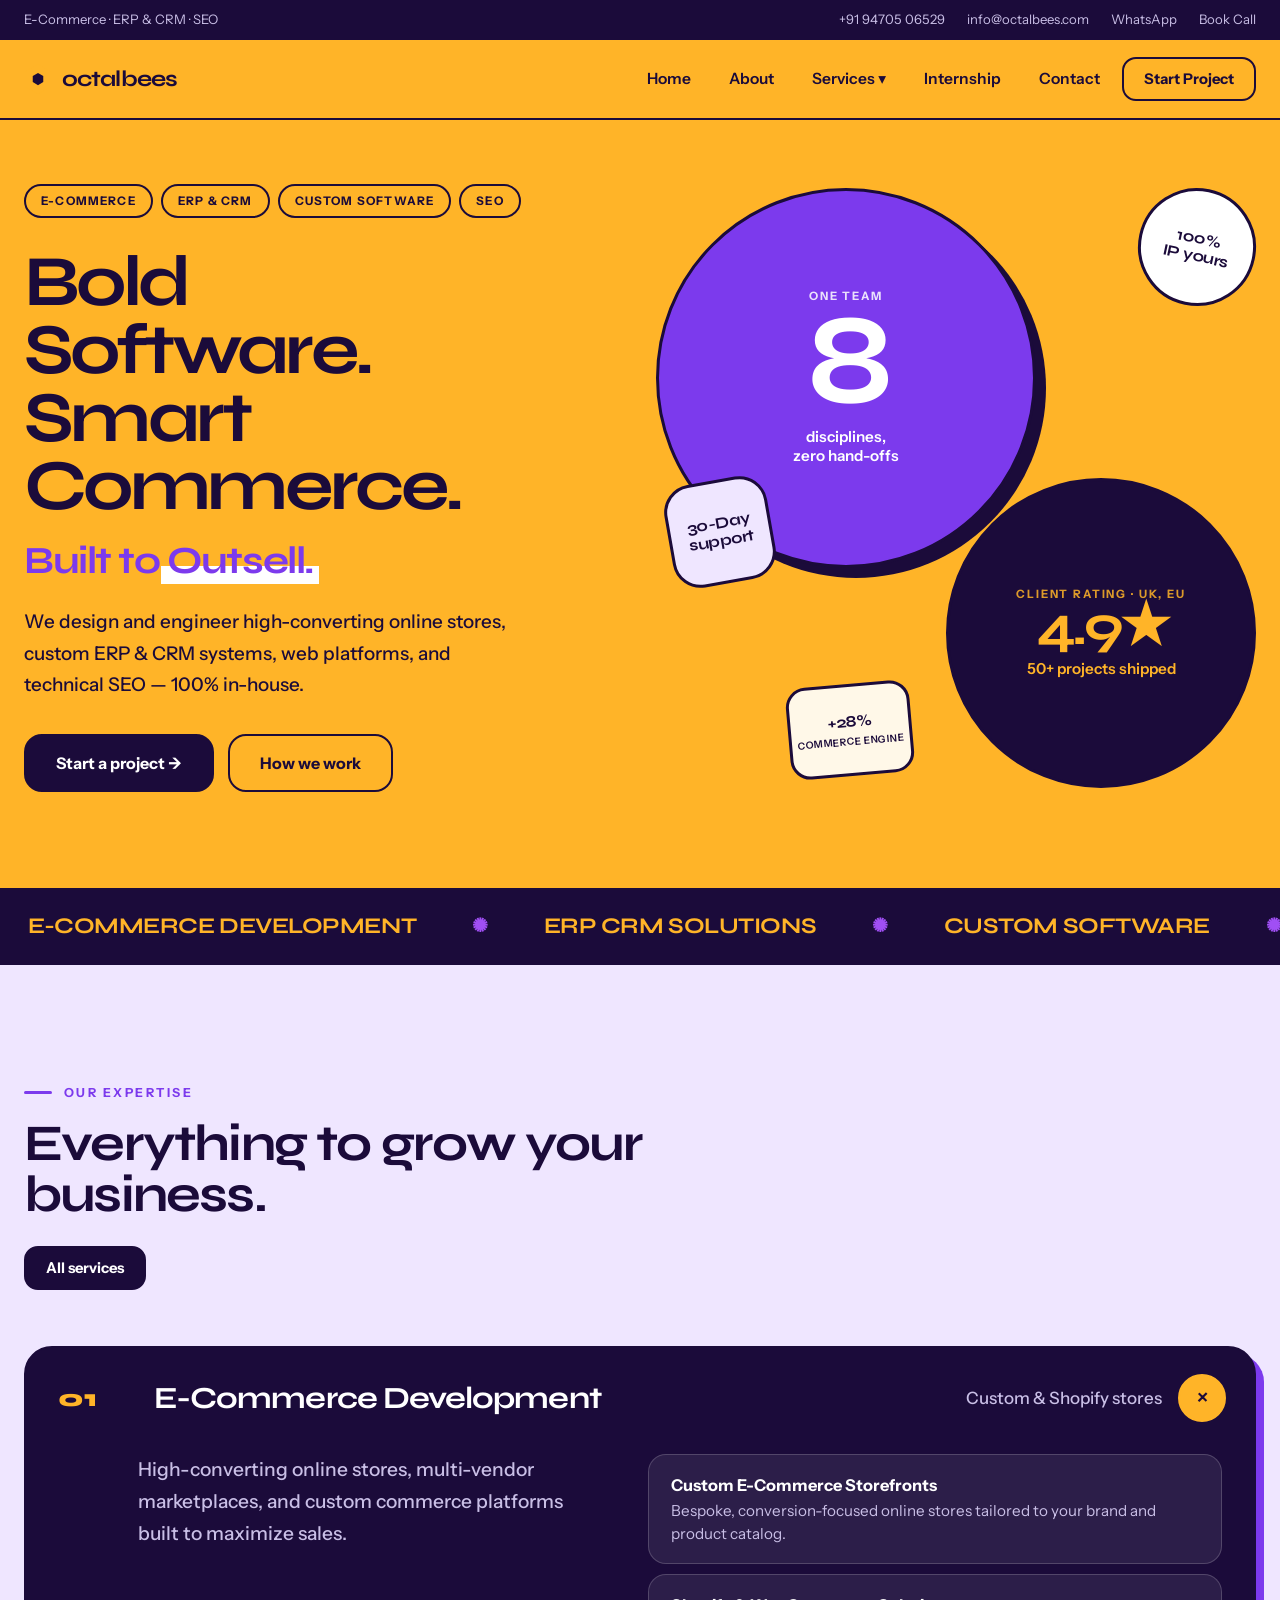
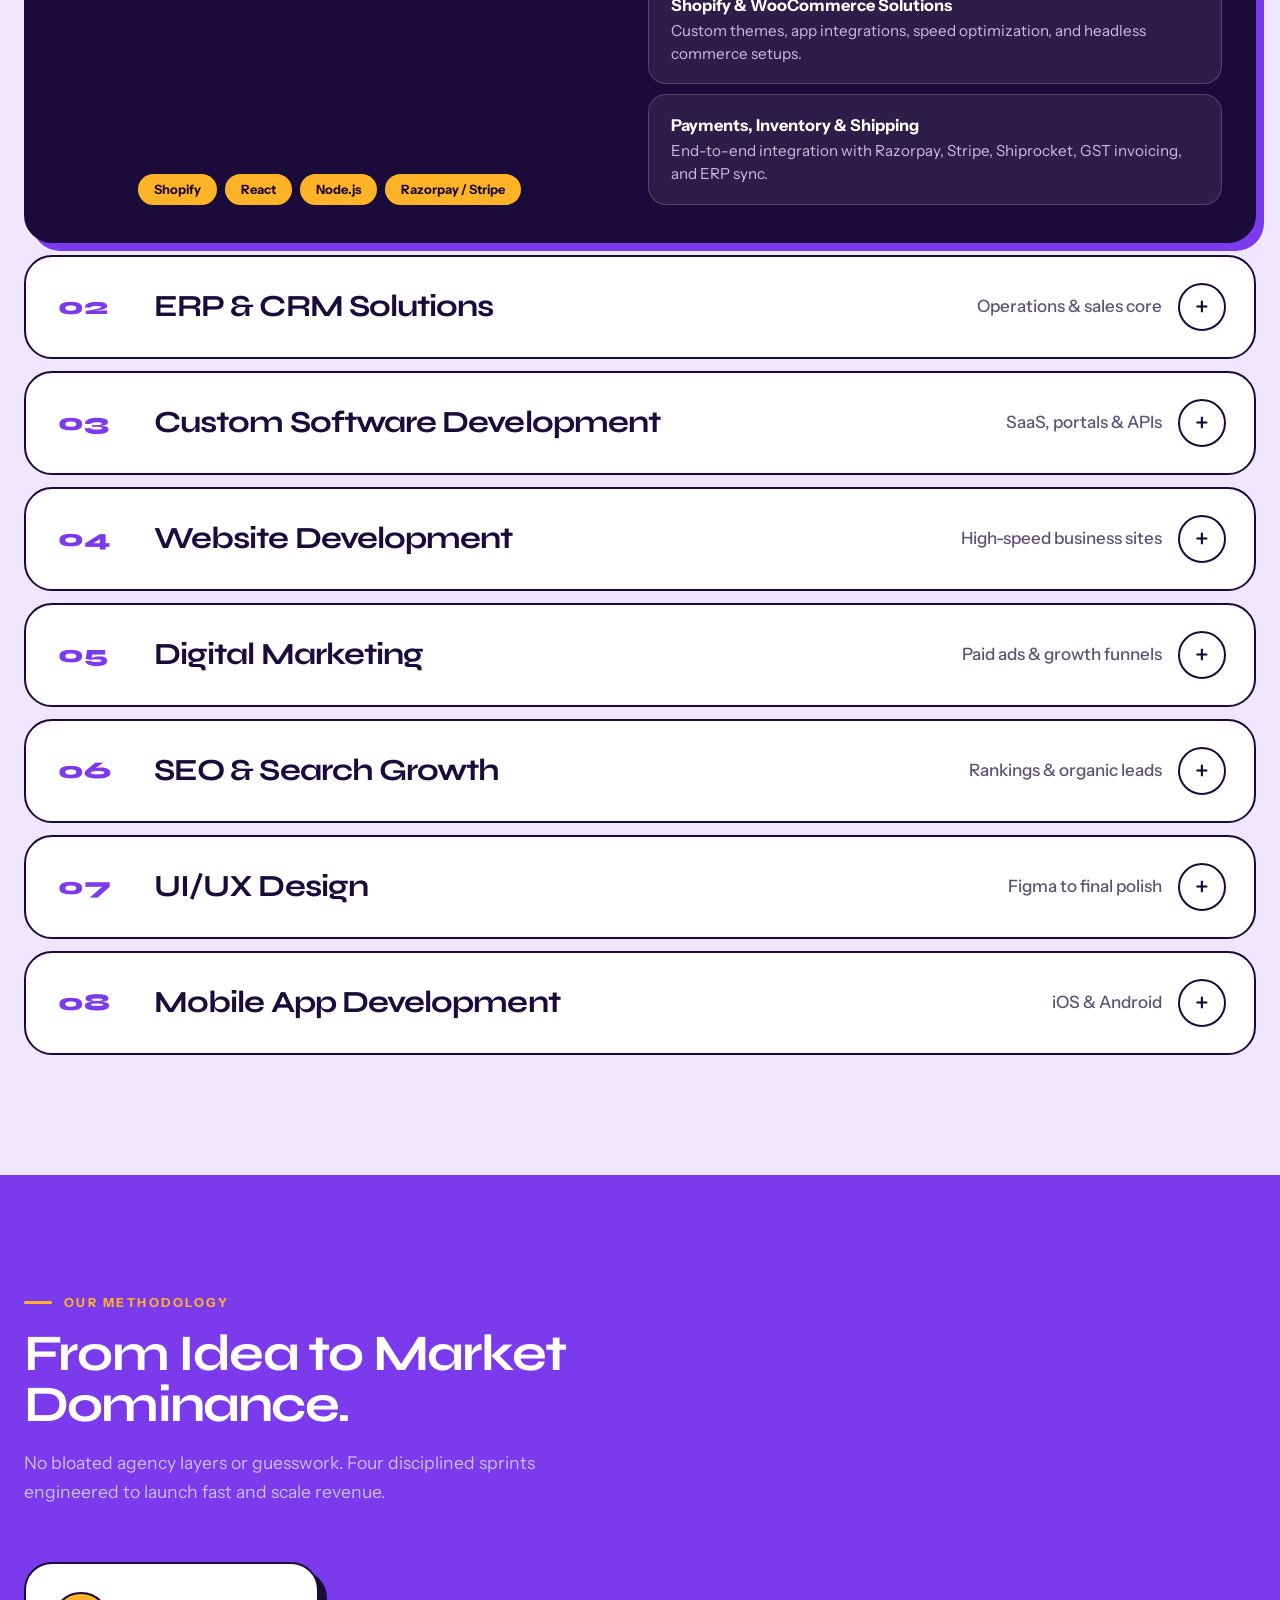
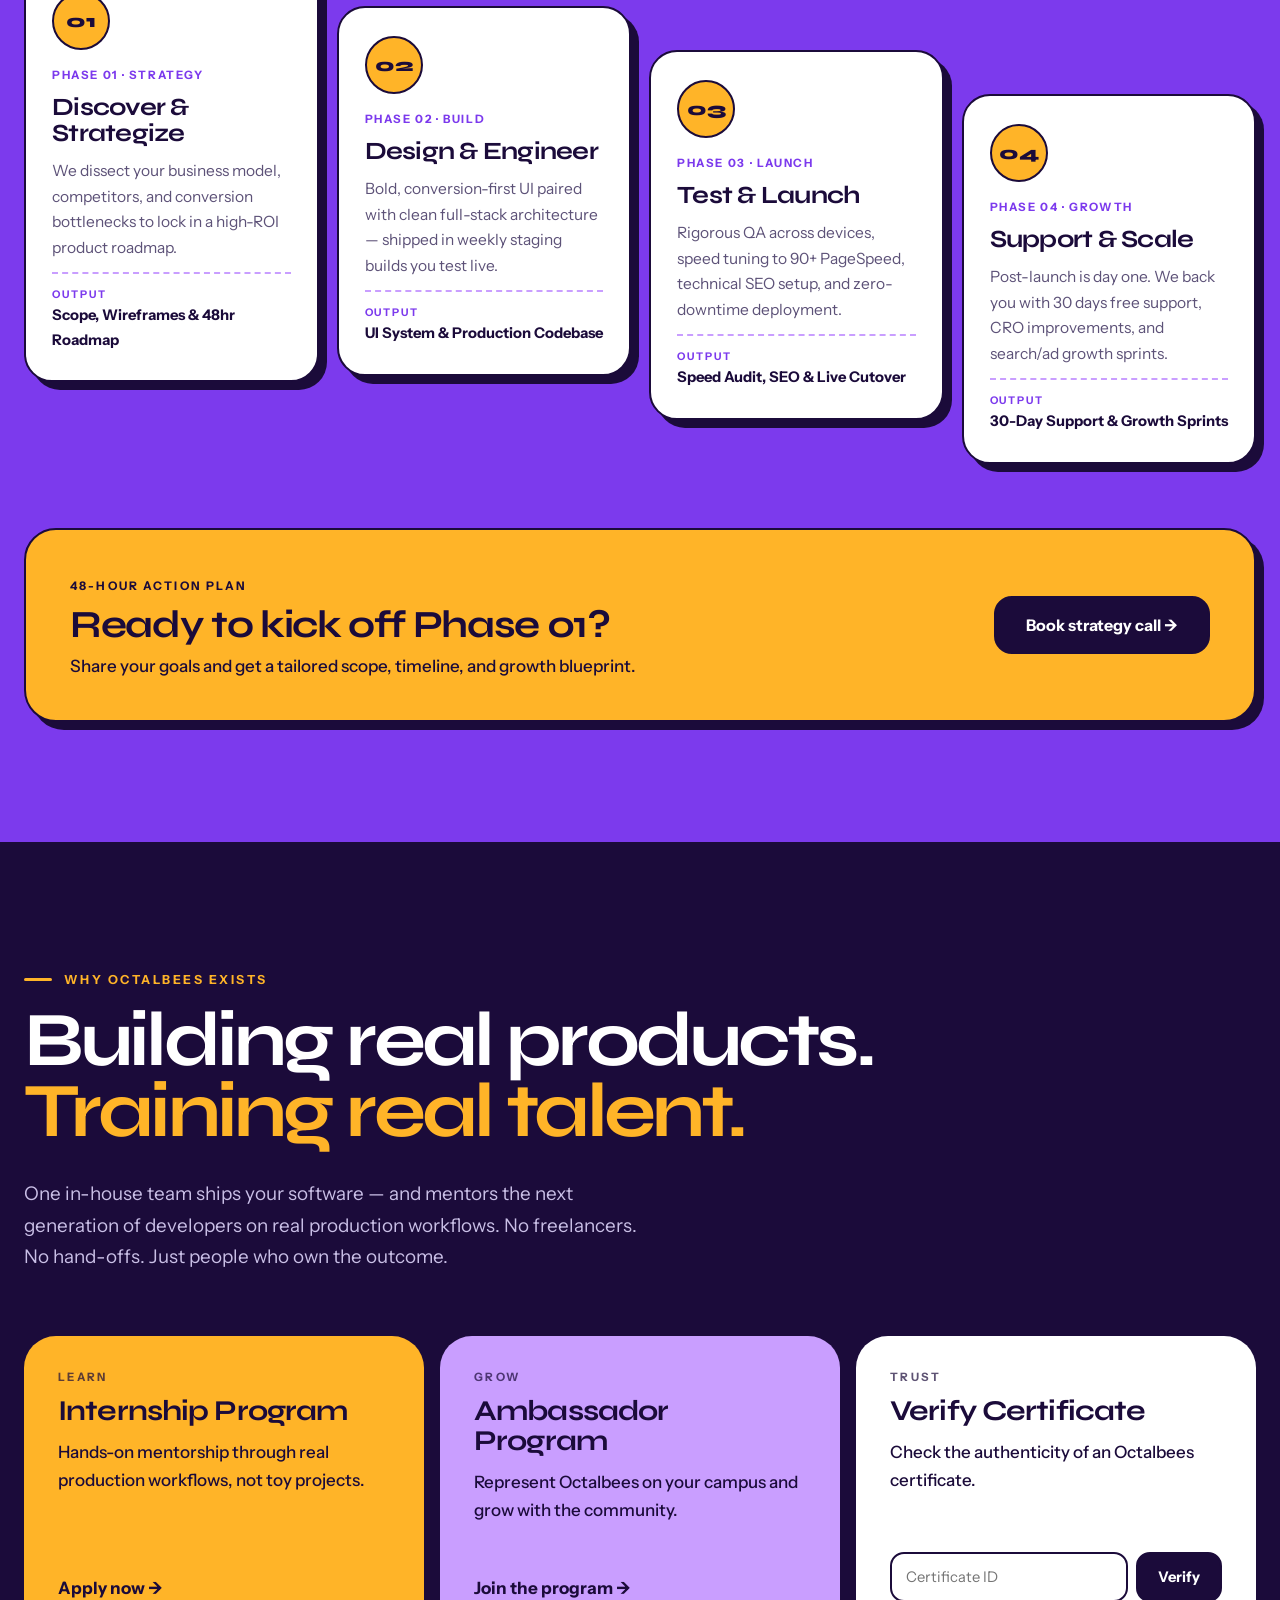
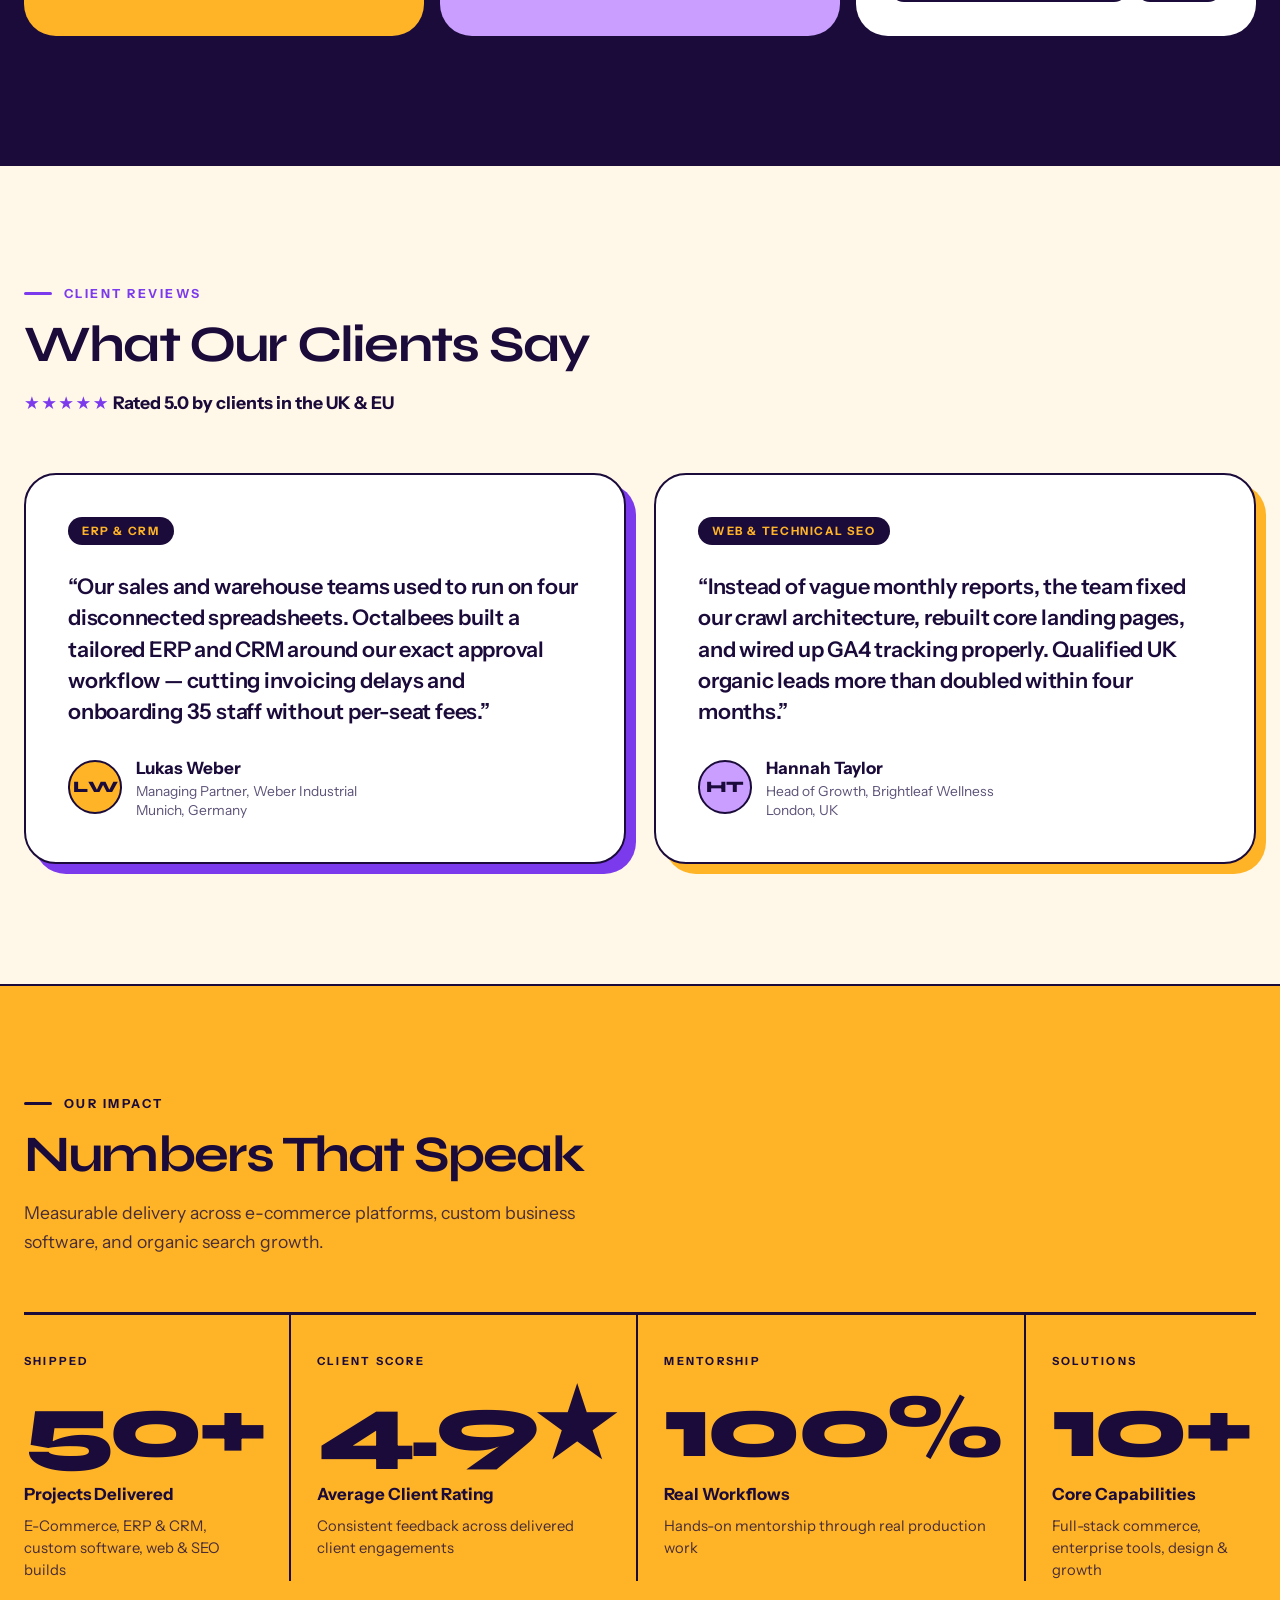
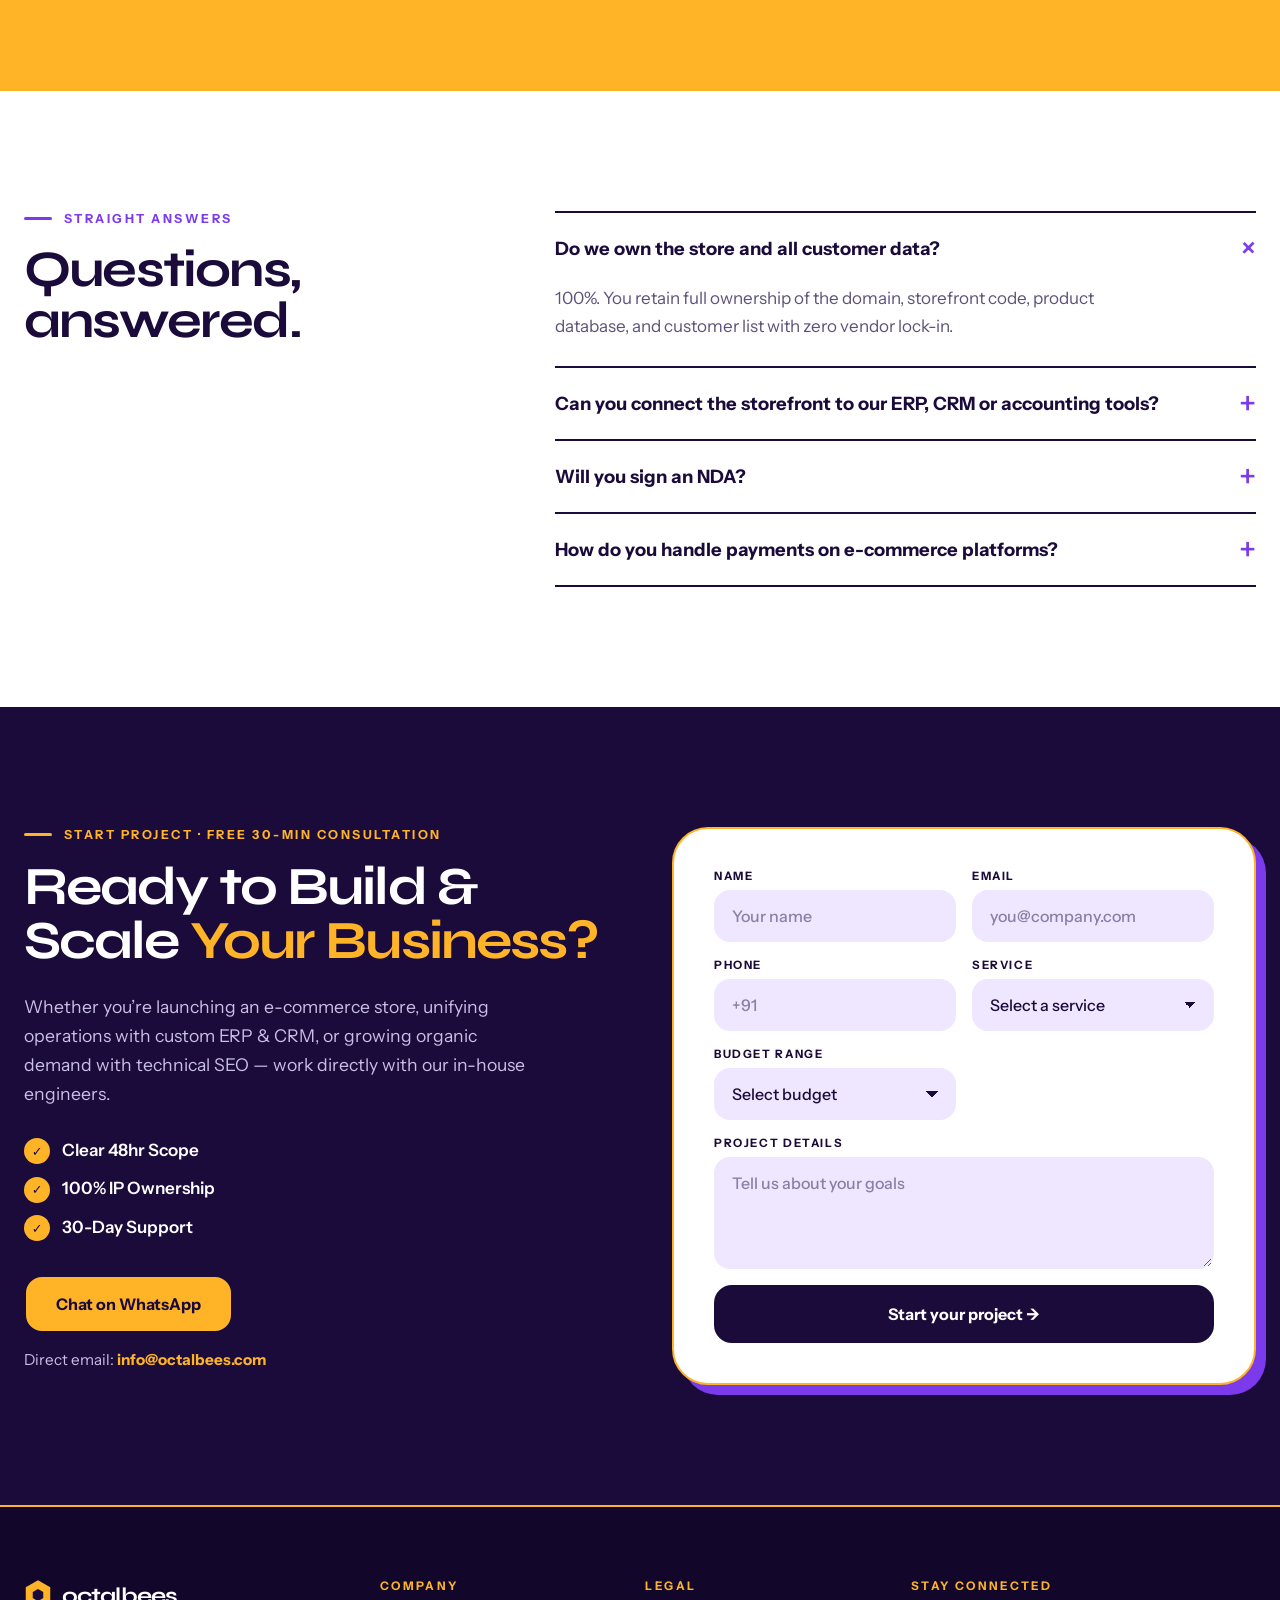
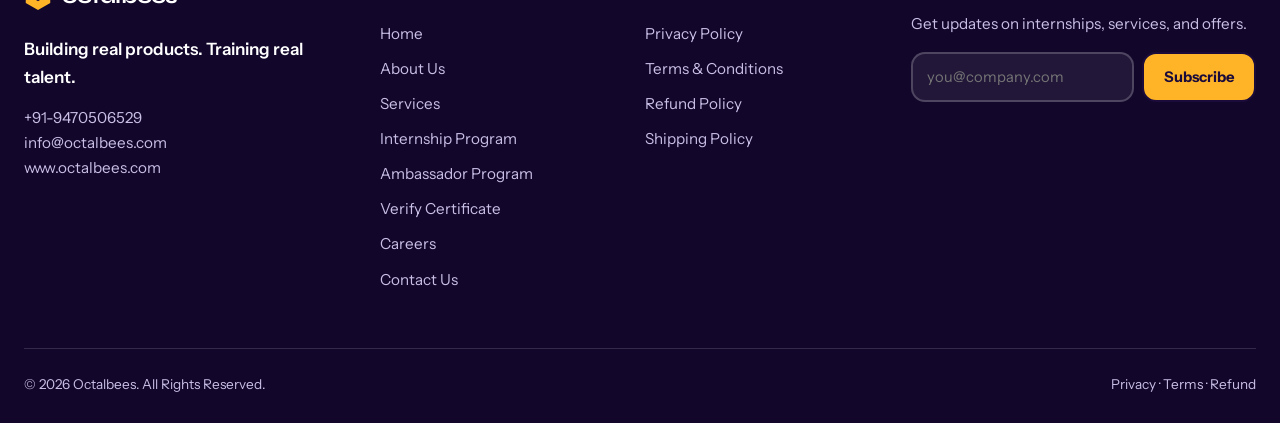
<file: design-2-amber-blocks/index.html>
<!doctype html>
<html lang="en">
<head>
<meta charset="utf-8">
<meta name="viewport" content="width=device-width, initial-scale=1">
<title>Octalbees – E-Commerce, ERP &amp; CRM, Web, SEO &amp; Design</title>
<meta name="description" content="Bold software. Smart commerce. Octalbees engineers e-commerce, ERP & CRM, custom software, web and SEO — 100% in-house.">
<link rel="preconnect" href="https://fonts.googleapis.com">
<link rel="preconnect" href="https://fonts.gstatic.com" crossorigin>
<link href="https://fonts.googleapis.com/css2?family=Instrument+Sans:wght@400;500;600;700&amp;family=Syne:wght@600;700;800&amp;display=swap" rel="stylesheet">
<link rel="stylesheet" href="style.css">
</head>
<body>

<div class="topbar">
  <div class="wrap">
    <span>E-Commerce · ERP &amp; CRM · SEO</span>
    <span class="tb-links"><a href="tel:+919470506529">+91 94705 06529</a><a href="mailto:info@octalbees.com">info@octalbees.com</a><a href="https://wa.me/919470506529">WhatsApp</a><a href="#contact">Book Call</a></span>
  </div>
</div>

<header class="nav-wrap">
  <div class="wrap nav">
    <a class="logo" href="#top"><svg viewBox="0 0 32 36" width="28" height="32" aria-hidden="true"><path d="M16 1l14 8v18l-14 8L2 27V9z" fill="#ffb428"/><path d="M16 11l6 3.5v7L16 25l-6-3.5v-7z" fill="#1b0b3a"/></svg>octalbees</a>
    <input type="checkbox" id="menu" class="menu-toggle" aria-label="Toggle menu">
    <label for="menu" class="burger" aria-hidden="true"><span></span></label>
    <ul class="links">
      <li><a href="#top">Home</a></li>
      <li><a href="#vision">About</a></li>
      <li class="has-menu">
        <a href="#services" aria-haspopup="true">Services ▾</a>
        <div class="mega">
          <div class="mega-in wrap">
            <p class="mega-label">Core solutions · 100% in-house</p>
            <a href="#services"><i>01</i><b>E-Commerce</b><span>Custom &amp; Shopify Stores</span></a>
            <a href="#services"><i>02</i><b>ERP &amp; CRM</b><span>Operations &amp; Sales Core</span></a>
            <a href="#services"><i>03</i><b>Custom Software</b><span>SaaS, Portals &amp; APIs</span></a>
            <a href="#services"><i>04</i><b>Web Development</b><span>High-Speed Business Sites</span></a>
            <a href="#services"><i>05</i><b>Digital Marketing</b><span>Paid Ads &amp; Growth Funnels</span></a>
            <a href="#services"><i>06</i><b>SEO &amp; Search</b><span>Rankings &amp; Organic Leads</span></a>
            <a class="mega-all" href="#services">Explore all 10 capabilities →</a>
          </div>
        </div>
      </li>
      <li><a href="#programs">Internship</a></li>
      <li><a href="#contact">Contact</a></li>
      <li><a class="btn btn-amber btn-sm" href="#contact">Start Project</a></li>
    </ul>
  </div>
</header>

<main id="top">

<!-- HERO -->
<section class="hero">
  <div class="wrap hero-grid">
    <div class="hero-copy">
      <ul class="pills" aria-label="Focus areas"><li>E-Commerce</li><li>ERP &amp; CRM</li><li>Custom Software</li><li>SEO</li></ul>
      <h1>Bold<br>Software.<br>Smart<br>Commerce.</h1>
      <p class="built">Built to <u>Outsell.</u></p>
      <p class="lead">We design and engineer high-converting online stores, custom ERP &amp; CRM systems, web platforms, and technical SEO — 100% in-house.</p>
      <div class="actions">
        <a class="btn btn-ink" href="#contact">Start a project →</a>
        <a class="btn btn-line" href="#process">How we work</a>
      </div>
    </div>

    <div class="hero-art" aria-hidden="true">
      <div class="disc d1"><small>One team</small><b>8</b><span>disciplines,<br>zero hand-offs</span></div>
      <div class="disc d2"><small>Client rating · UK, EU</small><b>4.9★</b><span>50+ projects shipped</span></div>
      <div class="sticker s1">100%<br>IP yours</div>
      <div class="sticker s2">30-Day<br>support</div>
      <div class="sticker s3">+28%<br><small>commerce engine</small></div>
    </div>
  </div>
</section>

<div class="marquee" aria-hidden="true">
  <div>
    <span>E-Commerce Development</span><span>ERP CRM Solutions</span><span>Custom Software</span><span>Web Development</span><span>Digital Marketing</span><span>Technical SEO</span><span>UI/UX Design</span><span>Mobile Apps</span>
    <span>E-Commerce Development</span><span>ERP CRM Solutions</span><span>Custom Software</span><span>Web Development</span><span>Digital Marketing</span><span>Technical SEO</span><span>UI/UX Design</span><span>Mobile Apps</span>
  </div>
</div>

<!-- SERVICES -->
<section class="services" id="services">
  <div class="wrap">
    <div class="sec-head">
      <p class="eyebrow">Our expertise</p>
      <h2>Everything to grow your business.</h2>
      <a class="btn btn-ink btn-sm" href="#contact">All services</a>
    </div>

    <div class="acc">
      <details name="svc" open>
        <summary><i>01</i><h3>E-Commerce Development</h3><span>Custom &amp; Shopify stores</span></summary>
        <div class="acc-body">
          <p class="sum">High-converting online stores, multi-vendor marketplaces, and custom commerce platforms built to maximize sales.</p>
          <ul class="deliver">
            <li><b>Custom E-Commerce Storefronts</b>Bespoke, conversion-focused online stores tailored to your brand and product catalog.</li>
            <li><b>Shopify &amp; WooCommerce Solutions</b>Custom themes, app integrations, speed optimization, and headless commerce setups.</li>
            <li><b>Payments, Inventory &amp; Shipping</b>End-to-end integration with Razorpay, Stripe, Shiprocket, GST invoicing, and ERP sync.</li>
          </ul>
          <ul class="stack"><li>Shopify</li><li>React</li><li>Node.js</li><li>Razorpay / Stripe</li></ul>
        </div>
      </details>
      <details name="svc">
        <summary><i>02</i><h3>ERP &amp; CRM Solutions</h3><span>Operations &amp; sales core</span></summary>
        <div class="acc-body">
          <p class="sum">Operations and sales core built around your exact workflow — not the other way round.</p>
          <ul class="deliver">
            <li><b>Tailored ERP</b>Inventory, invoicing, approvals and reporting that follow how your teams really work.</li>
            <li><b>Custom CRM</b>Pipelines, follow-ups and customer history your sales team will actually use.</li>
            <li><b>No per-seat fees</b>Onboard your whole team without a recurring licence bill per user.</li>
          </ul>
          <ul class="stack"><li>Workflows</li><li>Inventory</li><li>Invoicing</li><li>Tally / Zoho sync</li></ul>
        </div>
      </details>
      <details name="svc">
        <summary><i>03</i><h3>Custom Software Development</h3><span>SaaS, portals &amp; APIs</span></summary>
        <div class="acc-body">
          <p class="sum">Custom SaaS, portals and APIs — built to your spec, with the source code owned by you.</p>
          <ul class="deliver">
            <li><b>SaaS products</b>From first prototype to multi-tenant production platform.</li>
            <li><b>Portals &amp; admin panels</b>Secure internal tools for teams, partners and customers.</li>
            <li><b>APIs &amp; integrations</b>Clean interfaces that connect the rest of your stack.</li>
          </ul>
          <ul class="stack"><li>100% Custom Code</li><li>100% IP Yours</li><li>30-Day Support</li></ul>
        </div>
      </details>
      <details name="svc">
        <summary><i>04</i><h3>Website Development</h3><span>High-speed business sites</span></summary>
        <div class="acc-body">
          <p class="sum">High-performance websites and web applications built for growth, speed, and scale.</p>
          <ul class="deliver">
            <li><b>E-Commerce Platforms</b>Scalable storefronts integrated with inventory, payments, and order management.</li>
            <li><b>Enterprise Web Apps</b>Secure, high-performance applications for complex operations.</li>
            <li><b>Corporate Websites</b>Fast, SEO-ready business sites with a 90+ Lighthouse score.</li>
          </ul>
          <ul class="stack"><li>React</li><li>Node.js</li><li>MongoDB</li><li>Docker</li></ul>
        </div>
      </details>
      <details name="svc">
        <summary><i>05</i><h3>Digital Marketing</h3><span>Paid ads &amp; growth funnels</span></summary>
        <div class="acc-body">
          <p class="sum">Paid ads and growth funnels, measured against revenue instead of vanity metrics.</p>
          <ul class="deliver">
            <li><b>Paid Ads</b>Search and social campaigns built to lower your cost per acquisition.</li>
            <li><b>Growth Funnels</b>Landing pages and flows tuned through conversion-rate sprints.</li>
            <li><b>Tracking &amp; Reporting</b>GA4 set up properly, with dashboards you can read.</li>
          </ul>
          <ul class="stack"><li>PPC</li><li>GA4</li><li>CRO</li></ul>
        </div>
      </details>
      <details name="svc">
        <summary><i>06</i><h3>SEO &amp; Search Growth</h3><span>Rankings &amp; organic leads</span></summary>
        <div class="acc-body">
          <p class="sum">Rankings and organic leads that compound, built on technical foundations.</p>
          <ul class="deliver">
            <li><b>Technical SEO</b>Crawl architecture, Core Web Vitals and schema markup.</li>
            <li><b>Landing pages</b>Core pages rebuilt to rank and to convert.</li>
            <li><b>Honest reporting</b>GA4 tracking wired to qualified leads, not vague monthly reports.</li>
          </ul>
          <ul class="stack"><li>Technical SEO</li><li>Schema</li><li>GA4</li></ul>
        </div>
      </details>
      <details name="svc">
        <summary><i>07</i><h3>UI/UX Design</h3><span>Figma to final polish</span></summary>
        <div class="acc-body">
          <p class="sum">Bold, conversion-first interfaces, from Figma prototype to final polish.</p>
          <ul class="deliver">
            <li><b>Interactive prototypes</b>High-fidelity screens you can click through before we code.</li>
            <li><b>Design systems</b>Component libraries and style guides, handed off clean.</li>
            <li><b>Mobile-first UX</b>Checkout and onboarding flows designed around real behaviour.</li>
          </ul>
          <ul class="stack"><li>Figma</li><li>Prototypes</li><li>Design systems</li></ul>
        </div>
      </details>
      <details name="svc">
        <summary><i>08</i><h3>Mobile App Development</h3><span>iOS &amp; Android</span></summary>
        <div class="acc-body">
          <p class="sum">iOS, Android and cross-platform apps engineered for flawless performance and user engagement.</p>
          <ul class="deliver">
            <li><b>iOS &amp; Android</b>Native and cross-platform apps with smooth, reliable performance.</li>
            <li><b>Store approval</b>App Store compliance and publishing handled for you.</li>
            <li><b>1-on-1 developer access</b>Talk directly to the engineer building your product.</li>
          </ul>
          <ul class="stack"><li>iOS</li><li>Android</li><li>Cross-platform</li></ul>
        </div>
      </details>
    </div>
  </div>
</section>

<!-- PROCESS -->
<section class="process" id="process">
  <div class="wrap">
    <div class="sec-head light">
      <p class="eyebrow amber">Our methodology</p>
      <h2>From Idea to Market Dominance.</h2>
      <p>No bloated agency layers or guesswork. Four disciplined sprints engineered to launch fast and scale revenue.</p>
    </div>
    <ol class="steps">
      <li><span class="n">01</span><small>Phase 01 · Strategy</small><h3>Discover &amp; Strategize</h3><p>We dissect your business model, competitors, and conversion bottlenecks to lock in a high-ROI product roadmap.</p><div class="out"><em>Output</em>Scope, Wireframes &amp; 48hr Roadmap</div></li>
      <li><span class="n">02</span><small>Phase 02 · Build</small><h3>Design &amp; Engineer</h3><p>Bold, conversion-first UI paired with clean full-stack architecture — shipped in weekly staging builds you test live.</p><div class="out"><em>Output</em>UI System &amp; Production Codebase</div></li>
      <li><span class="n">03</span><small>Phase 03 · Launch</small><h3>Test &amp; Launch</h3><p>Rigorous QA across devices, speed tuning to 90+ PageSpeed, technical SEO setup, and zero-downtime deployment.</p><div class="out"><em>Output</em>Speed Audit, SEO &amp; Live Cutover</div></li>
      <li><span class="n">04</span><small>Phase 04 · Growth</small><h3>Support &amp; Scale</h3><p>Post-launch is day one. We back you with 30 days free support, CRO improvements, and search/ad growth sprints.</p><div class="out"><em>Output</em>30-Day Support &amp; Growth Sprints</div></li>
    </ol>
    <div class="plan">
      <div><small>48-hour action plan</small><h3>Ready to kick off Phase 01?</h3><p>Share your goals and get a tailored scope, timeline, and growth blueprint.</p></div>
      <a class="btn btn-ink" href="#contact">Book strategy call →</a>
    </div>
  </div>
</section>

<!-- VISION -->
<section class="vision" id="vision">
  <div class="wrap">
    <p class="eyebrow">Why Octalbees exists</p>
    <h2 class="statement">Building real products.<br><span>Training real talent.</span></h2>
    <p class="vision-p">One in-house team ships your software — and mentors the next generation of developers on real production workflows. No freelancers. No hand-offs. Just people who own the outcome.</p>
    <div class="programs" id="programs">
      <a class="prog p-a" href="#contact"><small>Learn</small><h3>Internship Program</h3><p>Hands-on mentorship through real production workflows, not toy projects.</p><b>Apply now →</b></a>
      <a class="prog p-b" href="#contact"><small>Grow</small><h3>Ambassador Program</h3><p>Represent Octalbees on your campus and grow with the community.</p><b>Join the program →</b></a>
      <div class="prog p-c"><small>Trust</small><h3>Verify Certificate</h3><p>Check the authenticity of an Octalbees certificate.</p>
        <form action="#" onsubmit="return false"><input type="text" placeholder="Certificate ID" aria-label="Certificate ID"><button class="btn btn-ink btn-sm" type="submit">Verify</button></form>
      </div>
    </div>
  </div>
</section>

<!-- REVIEWS -->
<section class="reviews" id="reviews">
  <div class="wrap">
    <div class="sec-head">
      <p class="eyebrow">Client reviews</p>
      <h2>What Our Clients Say</h2>
      <p class="rate"><span>★★★★★</span> Rated 5.0 by clients in the UK &amp; EU</p>
    </div>
    <div class="quotes">
      <figure class="q1">
        <span class="tag">ERP &amp; CRM</span>
        <blockquote>“Our sales and warehouse teams used to run on four disconnected spreadsheets. Octalbees built a tailored ERP and CRM around our exact approval workflow — cutting invoicing delays and onboarding 35 staff without per-seat fees.”</blockquote>
        <figcaption><i>LW</i><div><b>Lukas Weber</b><span>Managing Partner, Weber Industrial</span><span>Munich, Germany</span></div></figcaption>
      </figure>
      <figure class="q2">
        <span class="tag">Web &amp; Technical SEO</span>
        <blockquote>“Instead of vague monthly reports, the team fixed our crawl architecture, rebuilt core landing pages, and wired up GA4 tracking properly. Qualified UK organic leads more than doubled within four months.”</blockquote>
        <figcaption><i>HT</i><div><b>Hannah Taylor</b><span>Head of Growth, Brightleaf Wellness</span><span>London, UK</span></div></figcaption>
      </figure>
    </div>
  </div>
</section>

<!-- IMPACT -->
<section class="impact">
  <div class="wrap">
    <div class="sec-head">
      <p class="eyebrow ink">Our impact</p>
      <h2>Numbers That Speak</h2>
      <p>Measurable delivery across e-commerce platforms, custom business software, and organic search growth.</p>
    </div>
    <div class="nums">
      <div><small>Shipped</small><b>50+</b><span>Projects Delivered</span><p>E-Commerce, ERP &amp; CRM, custom software, web &amp; SEO builds</p></div>
      <div><small>Client score</small><b>4.9★</b><span>Average Client Rating</span><p>Consistent feedback across delivered client engagements</p></div>
      <div><small>Mentorship</small><b>100%</b><span>Real Workflows</span><p>Hands-on mentorship through real production work</p></div>
      <div><small>Solutions</small><b>10+</b><span>Core Capabilities</span><p>Full-stack commerce, enterprise tools, design &amp; growth</p></div>
    </div>
  </div>
</section>

<!-- FAQ -->
<section class="faq">
  <div class="wrap faq-grid">
    <div><p class="eyebrow">Straight answers</p><h2>Questions, answered.</h2></div>
    <div class="faq-list">
      <details open><summary>Do we own the store and all customer data?</summary><p>100%. You retain full ownership of the domain, storefront code, product database, and customer list with zero vendor lock-in.</p></details>
      <details><summary>Can you connect the storefront to our ERP, CRM or accounting tools?</summary><p>Yes. We connect the storefront directly with your ERP, CRM, or accounting tools (like Tally or Zoho) so inventory, orders, and customer data stay synced in real time.</p></details>
      <details><summary>Will you sign an NDA?</summary><p>Yes, we sign NDAs before analysing any proprietary ideas or onboarding new projects.</p></details>
      <details><summary>How do you handle payments on e-commerce platforms?</summary><p>We integrate trusted PCI-compliant payment gateways like Stripe, Razorpay, or PayPal, so customers’ checkout info never directly touches your servers.</p></details>
    </div>
  </div>
</section>

<!-- CONTACT -->
<section class="contact" id="contact">
  <div class="wrap contact-grid">
    <div class="contact-copy">
      <p class="eyebrow amber">Start project · Free 30-min consultation</p>
      <h2>Ready to Build &amp; Scale <span>Your Business?</span></h2>
      <p>Whether you’re launching an e-commerce store, unifying operations with custom ERP &amp; CRM, or growing organic demand with technical SEO — work directly with our in-house engineers.</p>
      <ul class="checks"><li>Clear 48hr Scope</li><li>100% IP Ownership</li><li>30-Day Support</li></ul>
      <div class="direct">
        <a class="btn btn-amber" href="https://wa.me/919470506529">Chat on WhatsApp</a>
        <p>Direct email: <a href="mailto:info@octalbees.com">info@octalbees.com</a></p>
      </div>
    </div>
    <form class="form" action="#" onsubmit="return false">
      <label>Name<input type="text" name="name" placeholder="Your name" required></label>
      <label>Email<input type="email" name="email" placeholder="you@company.com" required></label>
      <label>Phone<input type="tel" name="phone" placeholder="+91"></label>
      <label>Service
        <select name="service"><option value="">Select a service</option><option>E-Commerce Development</option><option>ERP &amp; CRM Solutions</option><option>Custom Software Development</option><option>Website Development</option><option>Digital Marketing</option><option>SEO &amp; Search Growth</option><option>UI/UX Design</option><option>Mobile App Development</option><option>Business Process Automation</option><option>App Store Compliance &amp; Publishing</option><option>Other</option></select>
      </label>
      <label>Budget range
        <select name="budget"><option value="">Select budget</option><option>Under ₹25,000</option><option>₹25,000 – ₹50,000</option><option>₹50,000 – ₹1,00,000</option><option>₹1,00,000 – ₹3,00,000</option><option>₹3,00,000+</option><option>Not Sure Yet</option></select>
      </label>
      <label class="full">Project details<textarea name="message" rows="4" placeholder="Tell us about your goals"></textarea></label>
      <button class="btn btn-ink full" type="submit">Start your project →</button>
    </form>
  </div>
</section>

</main>

<footer class="foot">
  <div class="wrap">
    <div class="foot-grid">
      <div>
        <a class="logo" href="#top"><svg viewBox="0 0 32 36" width="28" height="32" aria-hidden="true"><path d="M16 1l14 8v18l-14 8L2 27V9z" fill="#ffb428"/><path d="M16 11l6 3.5v7L16 25l-6-3.5v-7z" fill="#1b0b3a"/></svg>octalbees</a>
        <p class="tagline">Building real products. Training real talent.</p>
        <p class="contact-lines"><a href="tel:+919470506529">+91-9470506529</a><br><a href="mailto:info@octalbees.com">info@octalbees.com</a><br>www.octalbees.com</p>
      </div>
      <nav aria-label="Company"><h4>Company</h4><a href="#top">Home</a><a href="#vision">About Us</a><a href="#services">Services</a><a href="#programs">Internship Program</a><a href="#programs">Ambassador Program</a><a href="#programs">Verify Certificate</a><a href="#">Careers</a><a href="#contact">Contact Us</a></nav>
      <nav aria-label="Legal"><h4>Legal</h4><a href="#">Privacy Policy</a><a href="#">Terms &amp; Conditions</a><a href="#">Refund Policy</a><a href="#">Shipping Policy</a></nav>
      <form class="sub" action="#" onsubmit="return false"><h4>Stay Connected</h4><p>Get updates on internships, services, and offers.</p><div><input type="email" placeholder="you@company.com" aria-label="Email address"><button class="btn btn-amber btn-sm" type="submit">Subscribe</button></div></form>
    </div>
    <div class="foot-bot"><span>© 2026 Octalbees. All Rights Reserved.</span><span><a href="#">Privacy</a> · <a href="#">Terms</a> · <a href="#">Refund</a></span></div>
  </div>
</footer>

</body>
</html>
</file>
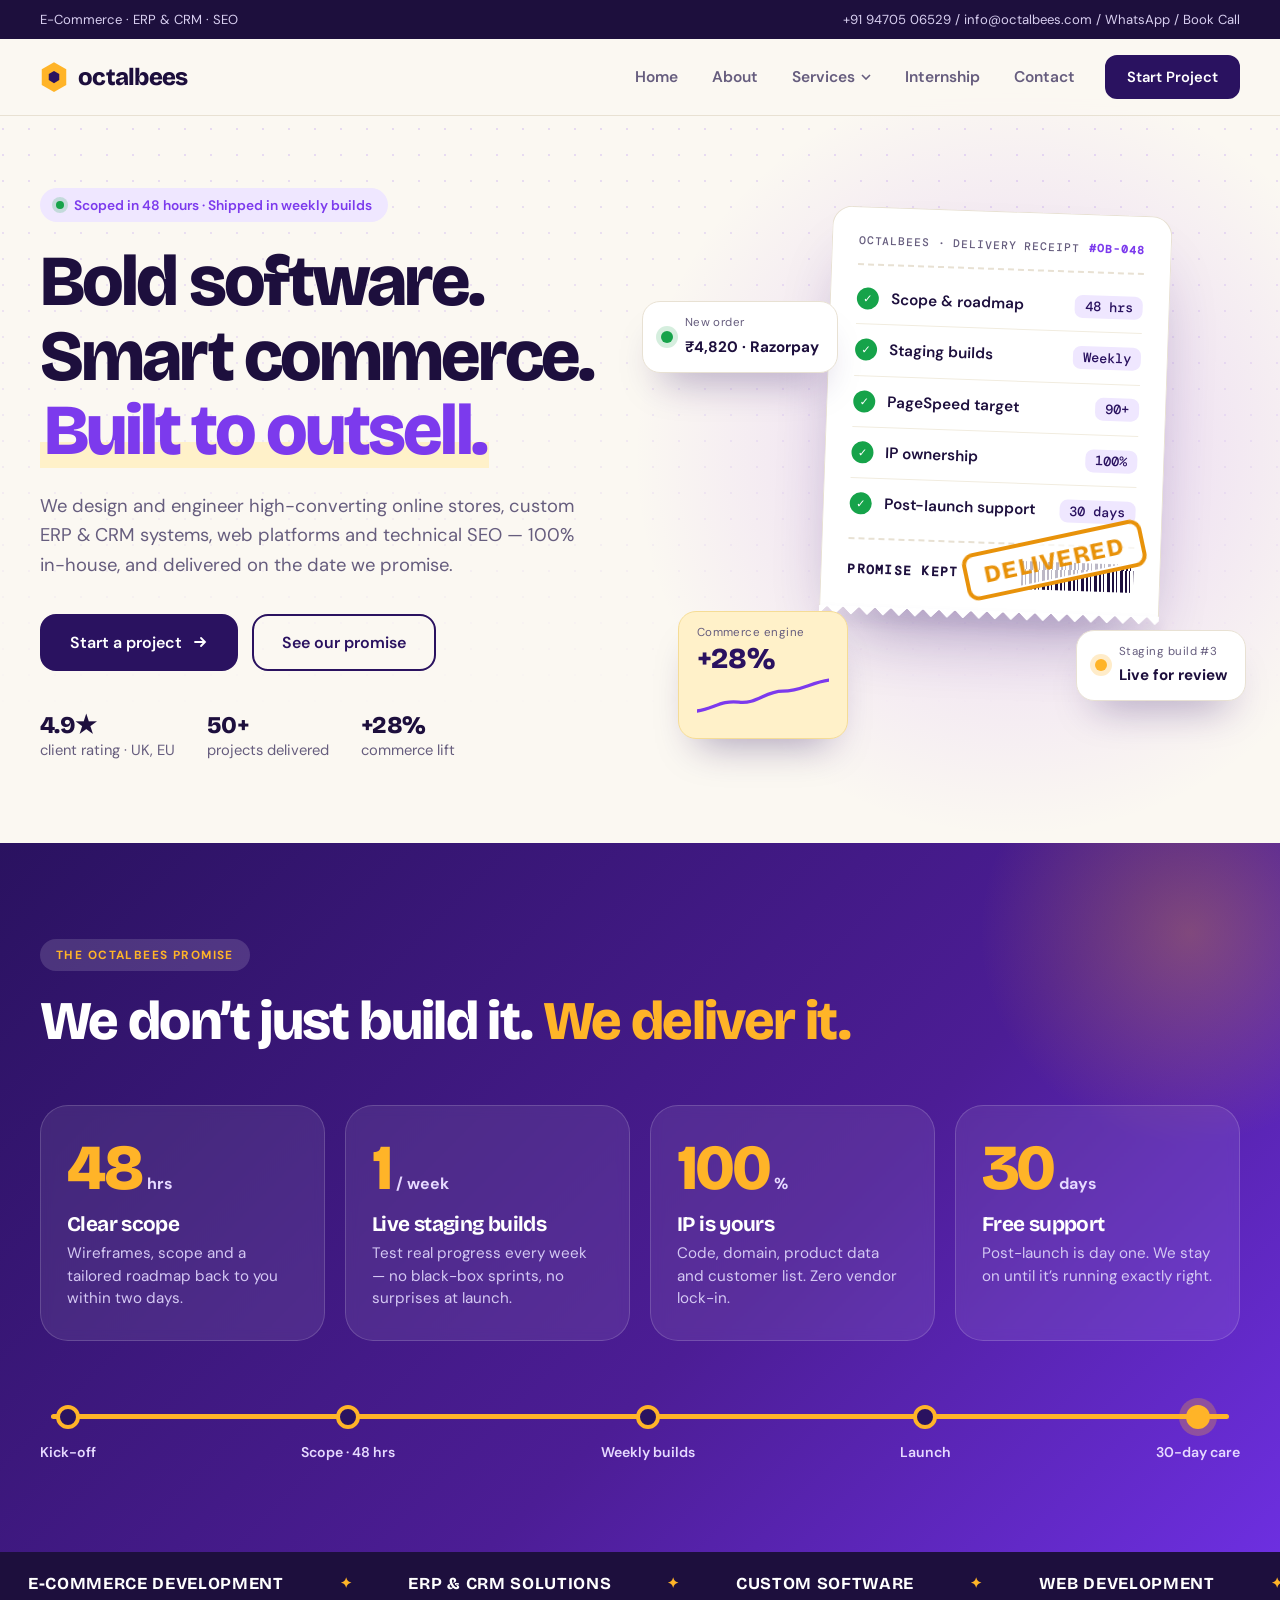
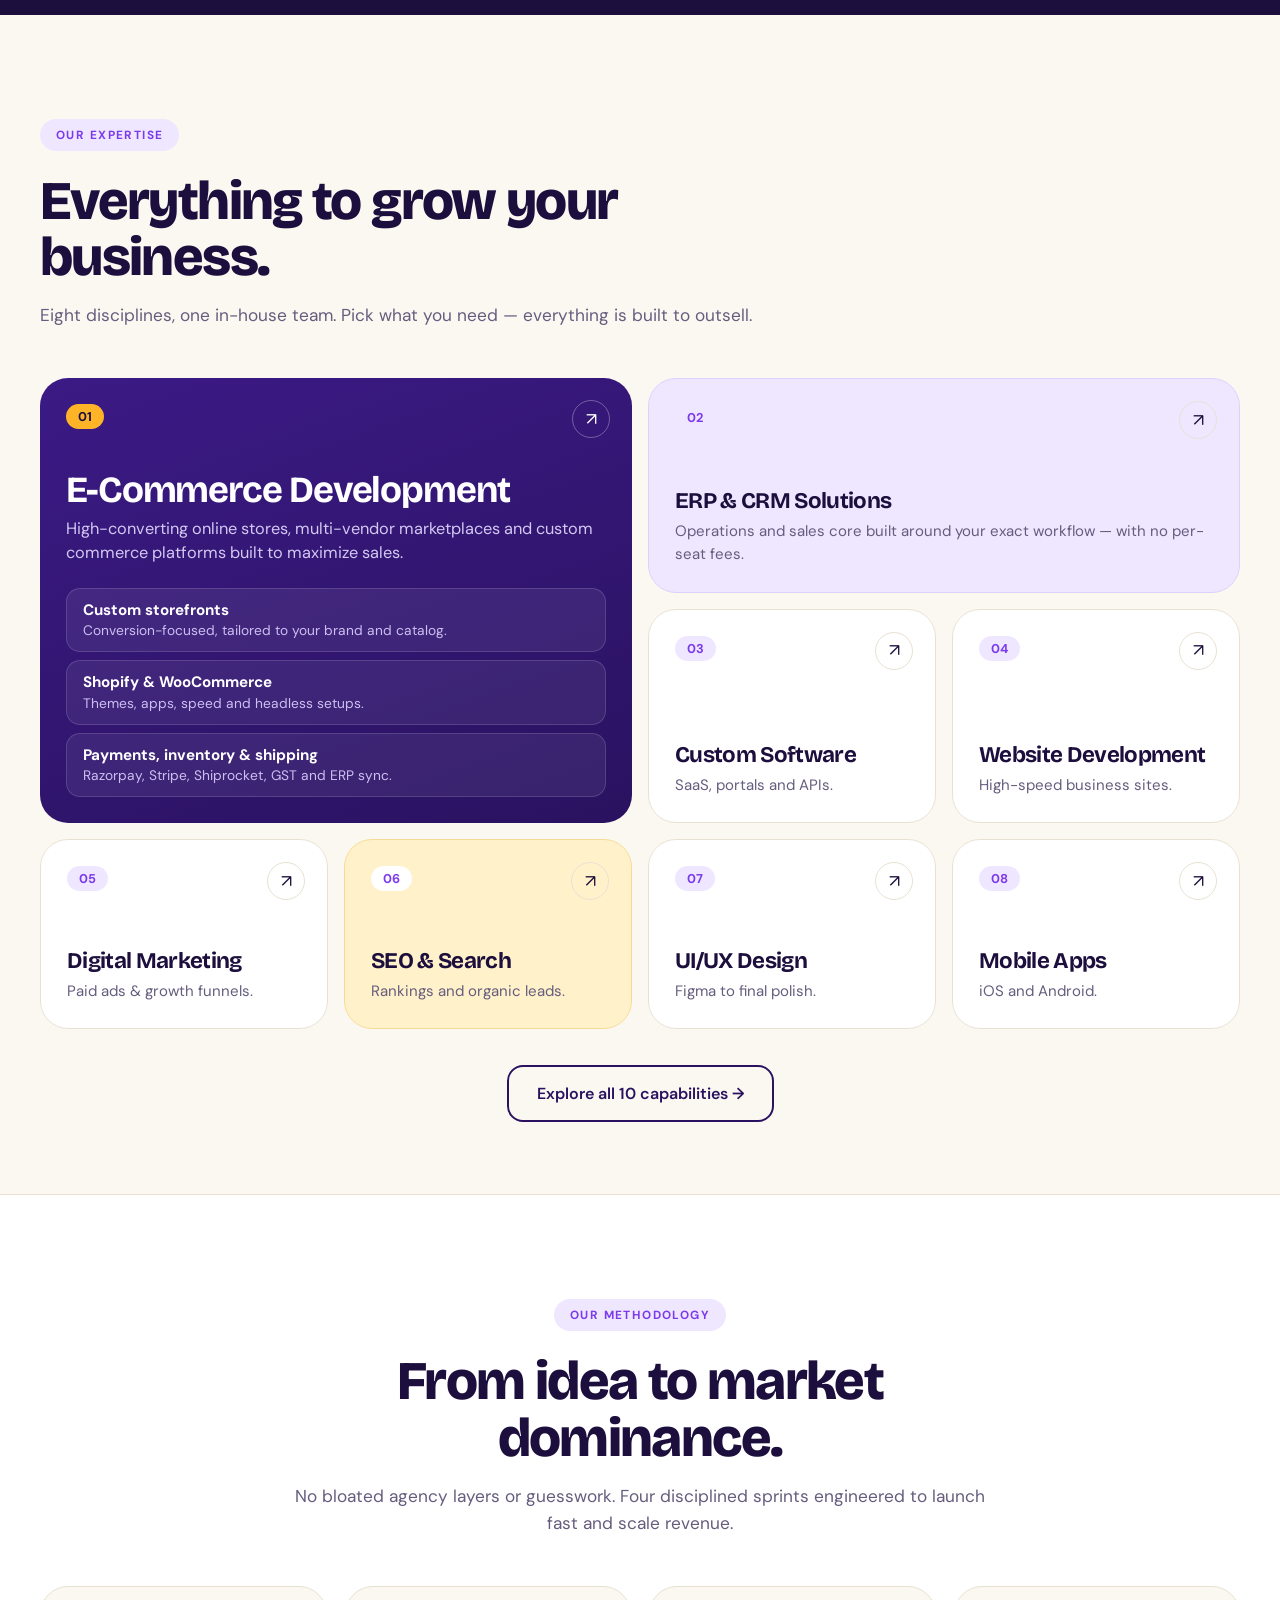
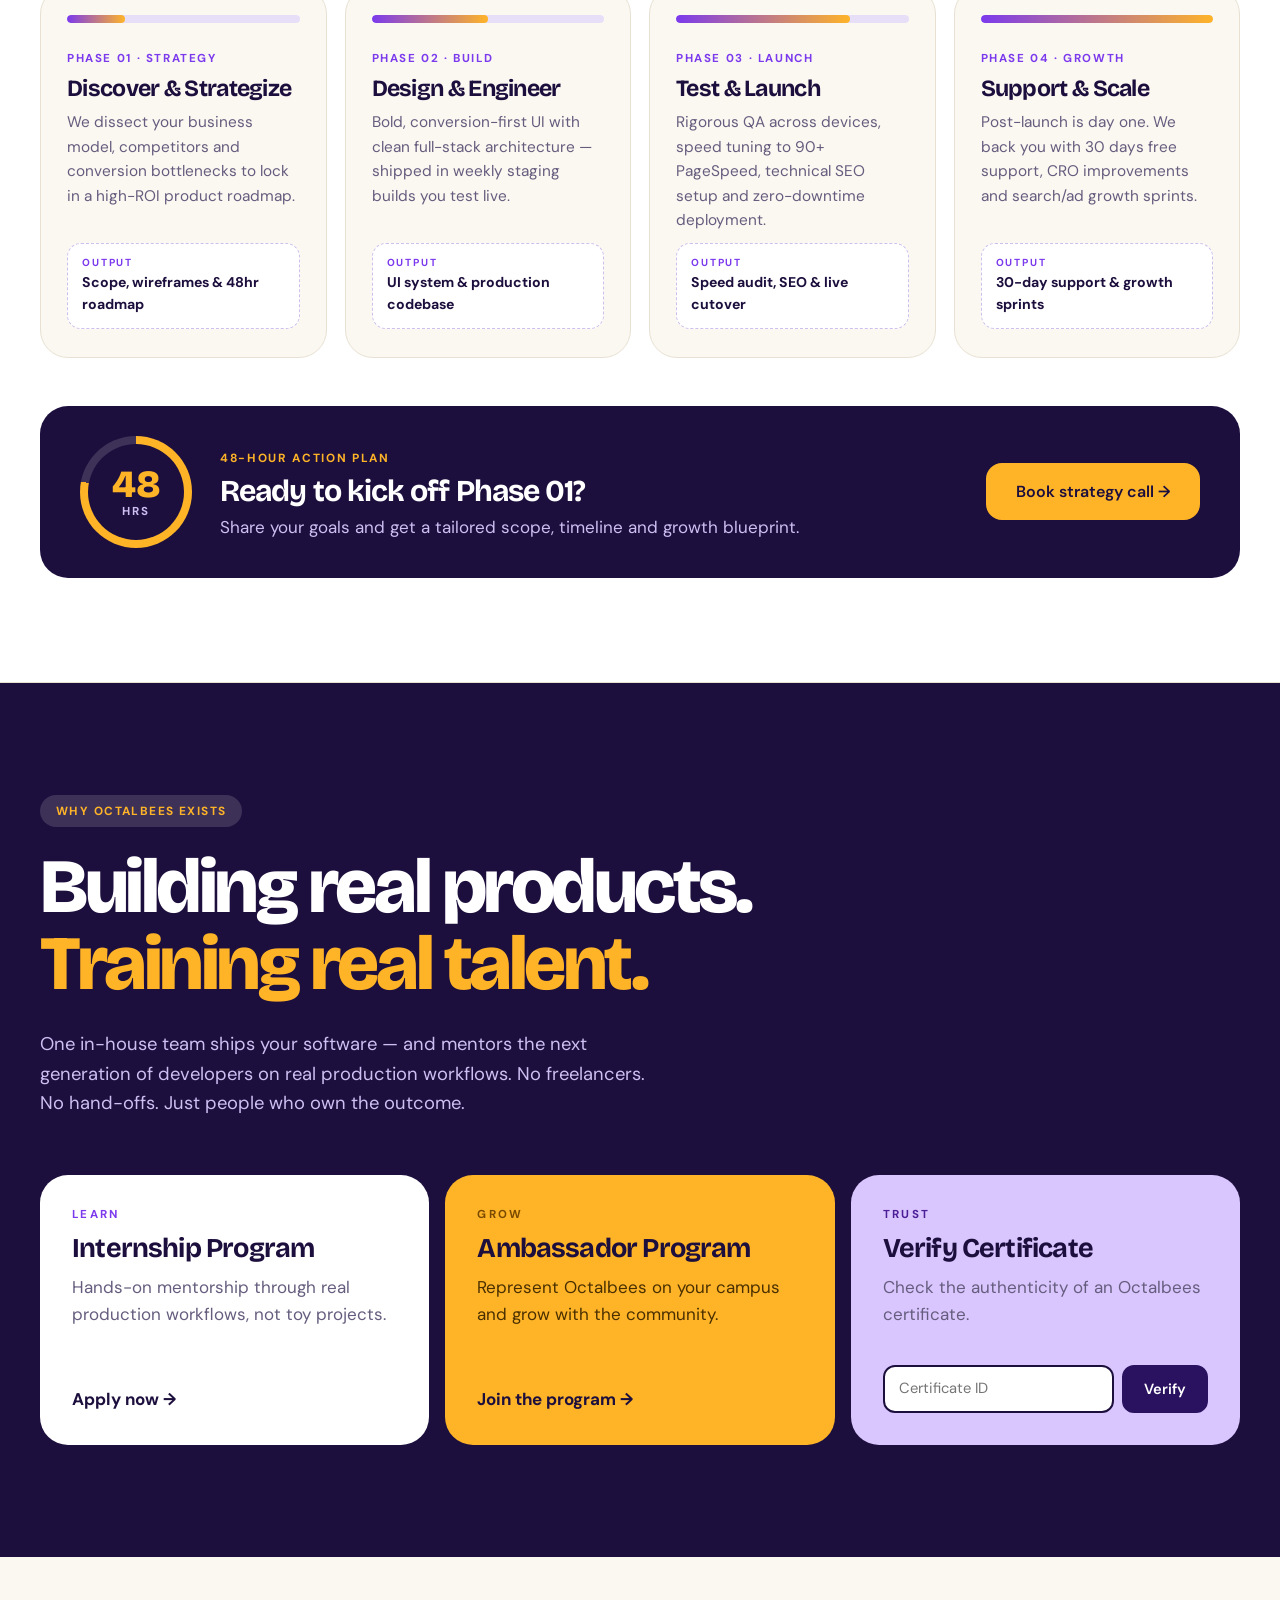
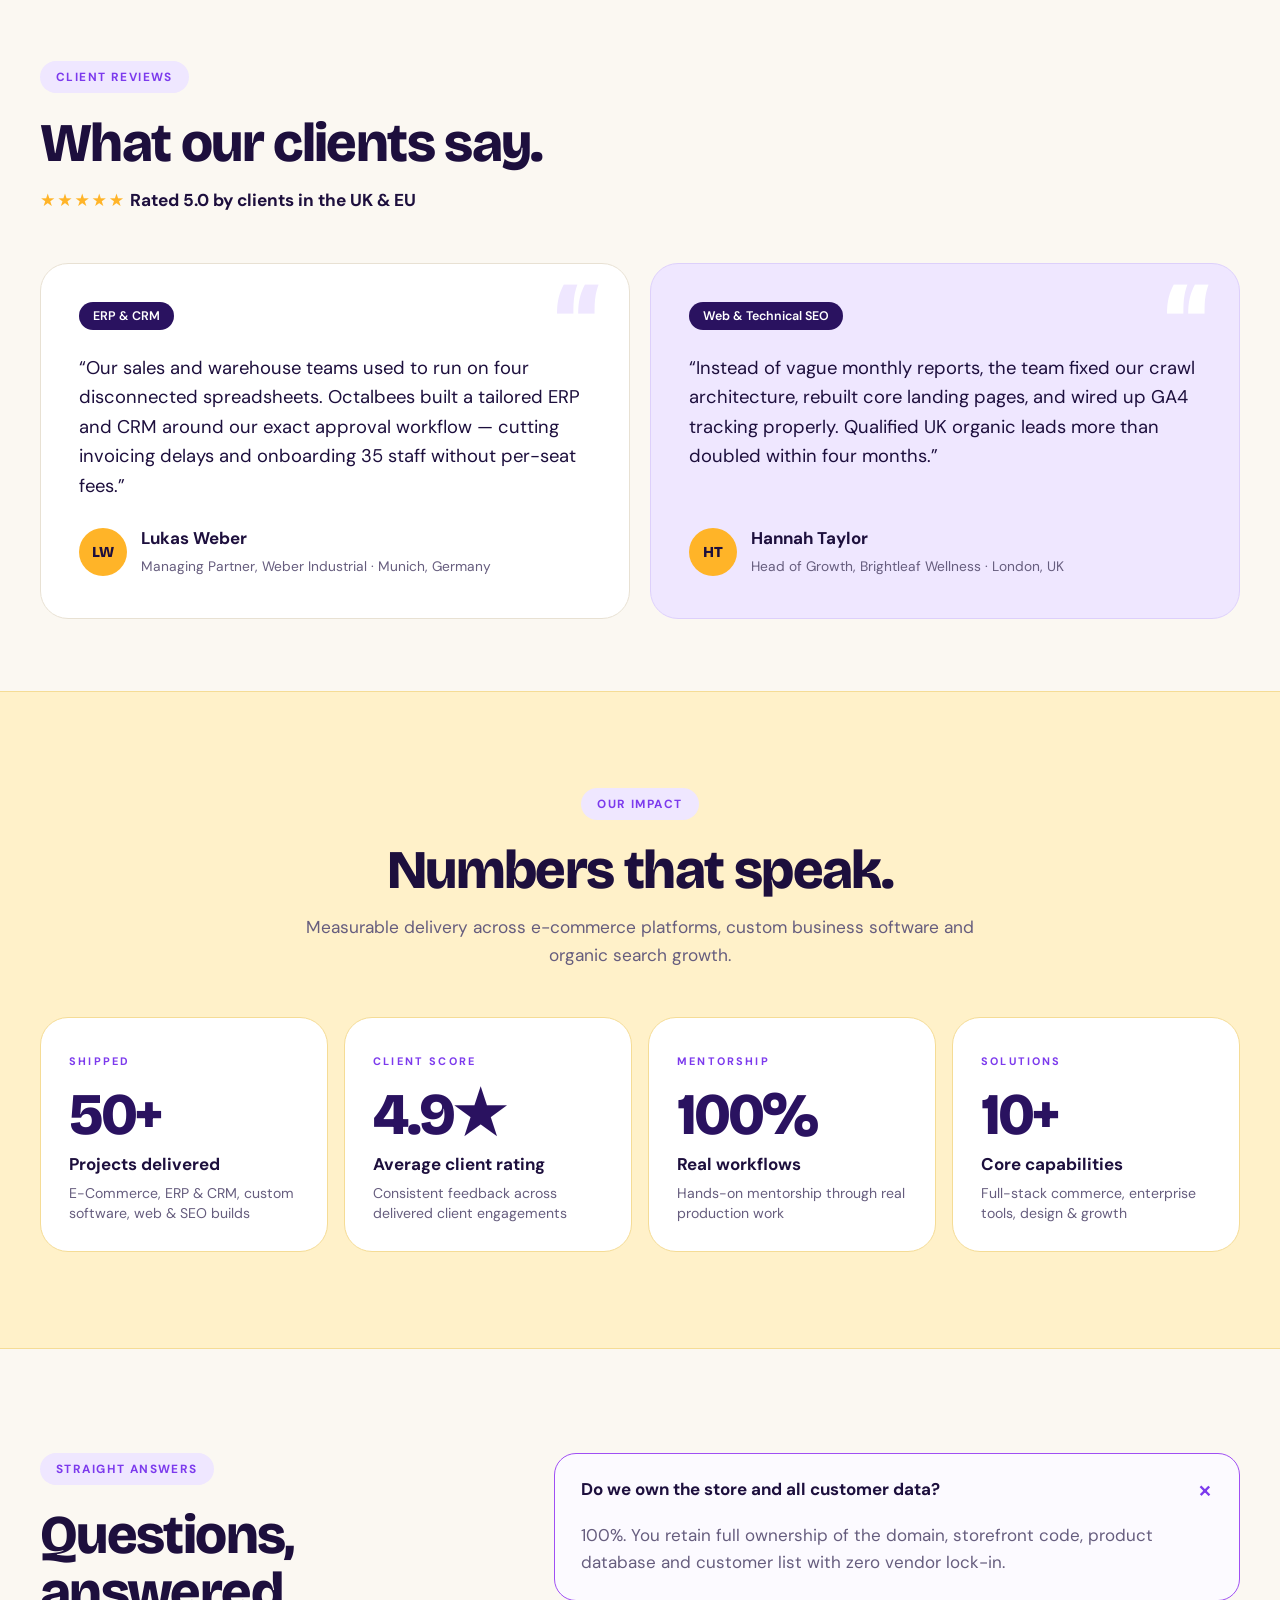
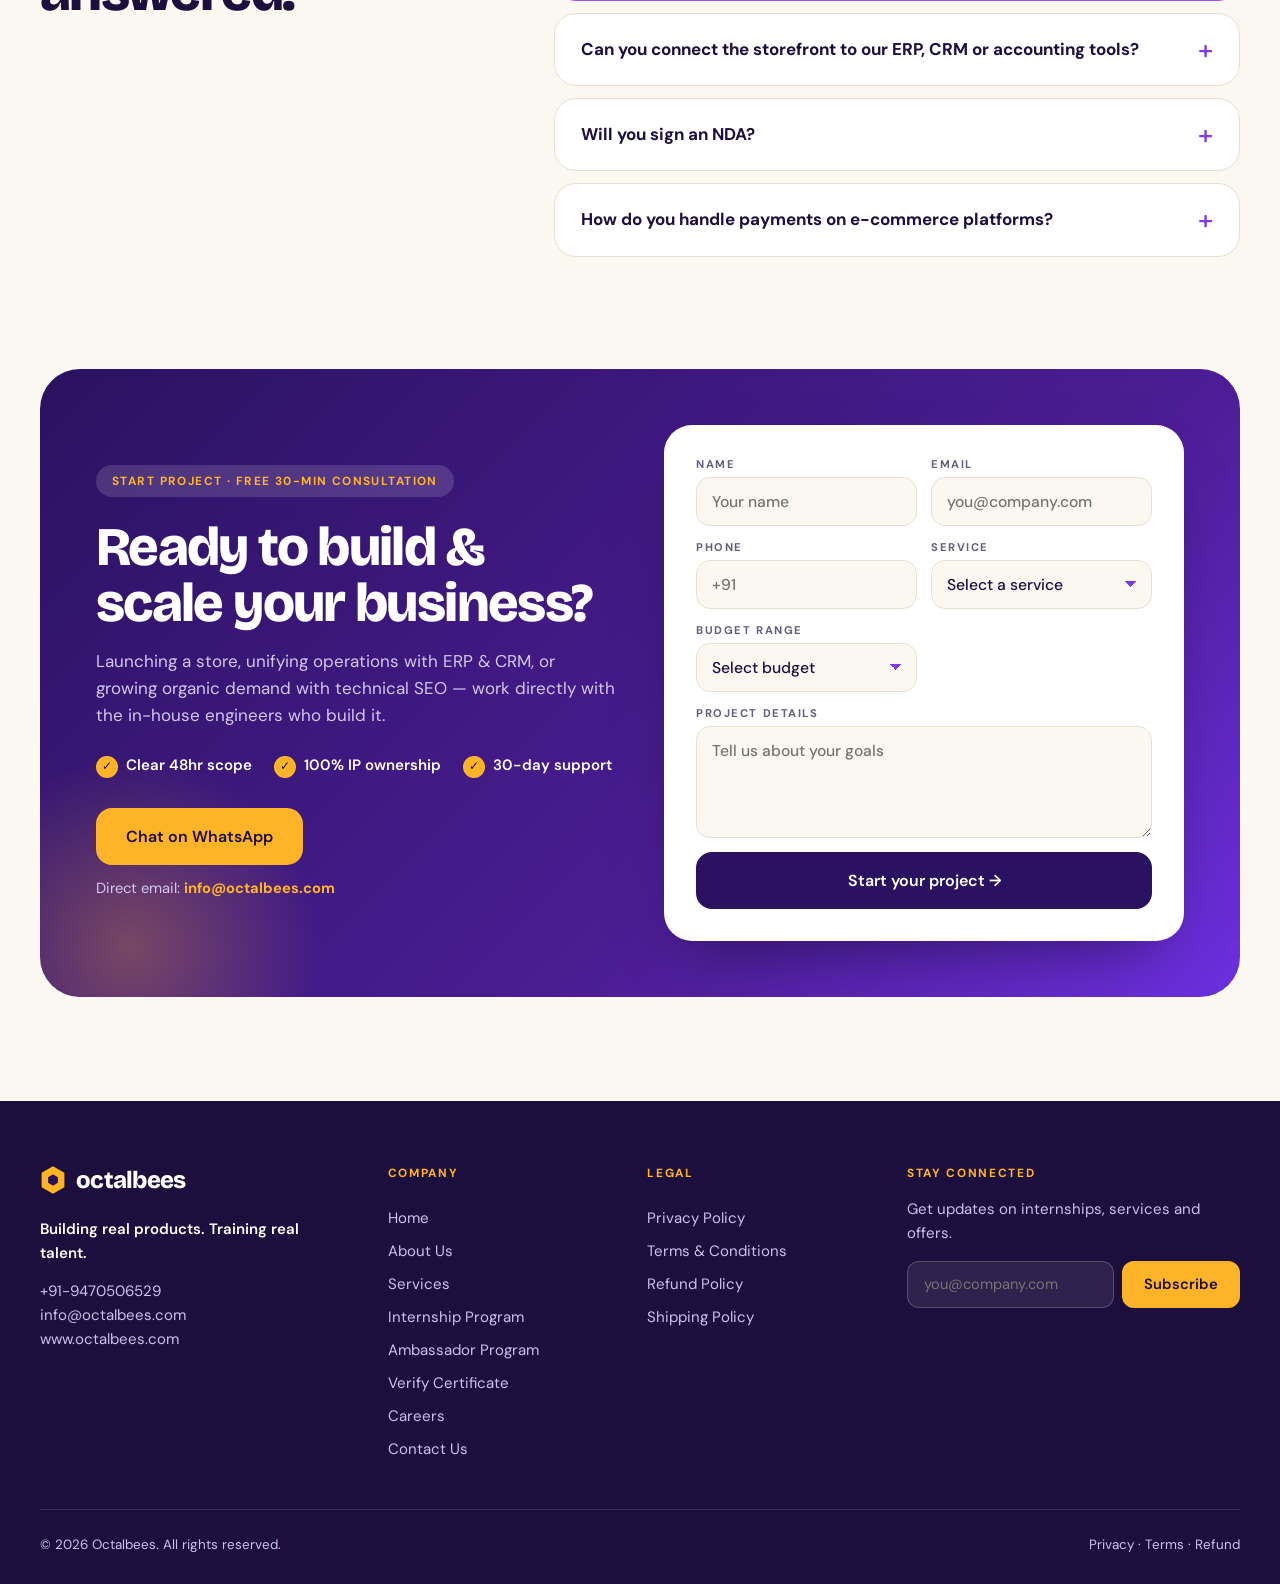
<file: design-3-studio-bento/index.html>
<!doctype html>
<html lang="en">
<head>
<meta charset="utf-8">
<meta name="viewport" content="width=device-width, initial-scale=1">
<title>Octalbees – E-Commerce, ERP &amp; CRM, Web, SEO &amp; Design</title>
<meta name="description" content="Octalbees designs and engineers high-converting stores, custom ERP & CRM, web platforms and technical SEO — scoped in 48 hours, shipped in weekly builds, 100% in-house.">
<link rel="preconnect" href="https://fonts.googleapis.com">
<link rel="preconnect" href="https://fonts.gstatic.com" crossorigin>
<link href="https://fonts.googleapis.com/css2?family=Bricolage+Grotesque:opsz,wght@12..96,500;12..96,700;12..96,800&amp;family=DM+Sans:wght@400;500;600;700&amp;family=DM+Mono:wght@400;500&amp;display=swap" rel="stylesheet">
<link rel="stylesheet" href="style.css">
</head>
<body>

<div class="strip"><span>E-Commerce · ERP &amp; CRM · SEO</span><span><a href="tel:+919470506529">+91 94705 06529</a> / <a href="mailto:info@octalbees.com">info@octalbees.com</a> / <a href="https://wa.me/919470506529">WhatsApp</a> / <a href="#contact">Book Call</a></span></div>

<header class="nav">
  <div class="wrap bar">
    <a class="logo" href="#top"><svg viewBox="0 0 32 36" width="28" height="32" aria-hidden="true"><path d="M16 1l14 8v18l-14 8L2 27V9z" fill="#ffb428"/><path d="M16 11l6 3.5v7L16 25l-6-3.5v-7z" fill="#2a1260"/></svg>octalbees</a>
    <input type="checkbox" id="menu" class="menu-toggle" aria-label="Toggle menu">
    <label for="menu" class="burger" aria-hidden="true"><span></span></label>
    <nav class="links" aria-label="Primary">
      <a href="#top">Home</a>
      <a href="#vision">About</a>
      <div class="has-menu">
        <a href="#services" aria-haspopup="true">Services <svg width="10" height="6" viewBox="0 0 10 6" aria-hidden="true"><path d="M1 1l4 4 4-4" fill="none" stroke="currentColor" stroke-width="1.6"/></svg></a>
        <div class="mega">
          <p class="mega-label">Core solutions · 100% in-house</p>
          <a href="#services"><b>E-Commerce</b><span>Custom &amp; Shopify Stores</span></a>
          <a href="#services"><b>ERP &amp; CRM</b><span>Operations &amp; Sales Core</span></a>
          <a href="#services"><b>Custom Software</b><span>SaaS, Portals &amp; APIs</span></a>
          <a href="#services"><b>Web Development</b><span>High-Speed Business Sites</span></a>
          <a href="#services"><b>Digital Marketing</b><span>Paid Ads &amp; Growth Funnels</span></a>
          <a href="#services"><b>SEO &amp; Search</b><span>Rankings &amp; Organic Leads</span></a>
          <a class="mega-all" href="#services">Explore all 10 capabilities →</a>
        </div>
      </div>
      <a href="#programs">Internship</a>
      <a href="#contact">Contact</a>
      <a class="btn sm" href="#contact">Start Project</a>
    </nav>
  </div>
</header>

<main id="top">

<!-- HERO -->
<section class="hero wrap">
  <div class="hero-copy">
    <p class="pill"><i></i> Scoped in 48 hours · Shipped in weekly builds</p>
    <h1>Bold software. Smart commerce. <em>Built to outsell.</em></h1>
    <p class="lead">We design and engineer high-converting online stores, custom ERP &amp; CRM systems, web platforms and technical SEO — 100% in-house, and delivered on the date we promise.</p>
    <div class="actions">
      <a class="btn" href="#contact">Start a project <svg width="16" height="16" viewBox="0 0 16 16" aria-hidden="true"><path d="M3 8h10M9 4l4 4-4 4" fill="none" stroke="currentColor" stroke-width="1.8" stroke-linecap="round"/></svg></a>
      <a class="btn outline" href="#promise">See our promise</a>
    </div>
    <ul class="trust">
      <li><b>4.9★</b> client rating · UK, EU</li><li><b>50+</b> projects delivered</li><li><b>+28%</b> commerce lift</li>
    </ul>
  </div>

  <div class="hero-art" aria-hidden="true">
    <div class="receipt">
      <header><span>Octalbees · Delivery receipt</span><b>#OB-048</b></header>
      <ul>
        <li><i>✓</i>Scope &amp; roadmap<em>48 hrs</em></li>
        <li><i>✓</i>Staging builds<em>Weekly</em></li>
        <li><i>✓</i>PageSpeed target<em>90+</em></li>
        <li><i>✓</i>IP ownership<em>100%</em></li>
        <li><i>✓</i>Post-launch support<em>30 days</em></li>
      </ul>
      <footer><span>Promise kept</span><div class="bars"></div></footer>
      <div class="stamp">Delivered</div>
    </div>
    <div class="toast t-order"><span class="dot"></span><div><small>New order</small><b>₹4,820 · Razorpay</b></div></div>
    <div class="toast t-build"><span class="dot a"></span><div><small>Staging build #3</small><b>Live for review</b></div></div>
    <div class="toast t-sales"><small>Commerce engine</small><b>+28%</b>
      <svg viewBox="0 0 120 36" aria-hidden="true"><path d="M0 30 C15 28 22 20 38 22 S62 12 78 12 S104 4 120 2" fill="none" stroke="#7c3aed" stroke-width="3" stroke-linecap="round"/></svg>
    </div>
  </div>
</section>

<!-- PROMISE -->
<section class="promise" id="promise">
  <div class="wrap">
    <div class="promise-head">
      <p class="pill sm light">The Octalbees promise</p>
      <h2>We don’t just build it. <span>We deliver it.</span></h2>
    </div>
    <ol class="commit">
      <li><b>48<small>hrs</small></b><h3>Clear scope</h3><p>Wireframes, scope and a tailored roadmap back to you within two days.</p></li>
      <li><b>1<small>/ week</small></b><h3>Live staging builds</h3><p>Test real progress every week — no black-box sprints, no surprises at launch.</p></li>
      <li><b>100<small>%</small></b><h3>IP is yours</h3><p>Code, domain, product data and customer list. Zero vendor lock-in.</p></li>
      <li><b>30<small>days</small></b><h3>Free support</h3><p>Post-launch is day one. We stay on until it’s running exactly right.</p></li>
    </ol>
    <div class="route" aria-hidden="true">
      <span class="r-line"></span>
      <span class="r-stop"><i></i>Kick-off</span>
      <span class="r-stop"><i></i>Scope · 48 hrs</span>
      <span class="r-stop"><i></i>Weekly builds</span>
      <span class="r-stop"><i></i>Launch</span>
      <span class="r-stop end"><i></i>30-day care</span>
    </div>
  </div>
</section>

<div class="marquee" aria-hidden="true">
  <div><span>E-Commerce Development</span><span>ERP &amp; CRM Solutions</span><span>Custom Software</span><span>Web Development</span><span>Digital Marketing</span><span>Technical SEO</span><span>UI/UX Design</span><span>Mobile Apps</span>
  <span>E-Commerce Development</span><span>ERP &amp; CRM Solutions</span><span>Custom Software</span><span>Web Development</span><span>Digital Marketing</span><span>Technical SEO</span><span>UI/UX Design</span><span>Mobile Apps</span></div>
</div>

<!-- SERVICES -->
<section class="services wrap" id="services">
  <div class="sec-head">
    <p class="pill sm">Our expertise</p>
    <h2>Everything to grow your business.</h2>
    <p>Eight disciplines, one in-house team. Pick what you need — everything is built to outsell.</p>
  </div>
  <div class="bento">
    <a class="tile t-ecom" href="#contact">
      <span class="no">01</span><span class="arrow" aria-hidden="true">↗</span>
      <h3>E-Commerce Development</h3>
      <p>High-converting online stores, multi-vendor marketplaces and custom commerce platforms built to maximize sales.</p>
      <ul class="lines">
        <li><b>Custom storefronts</b>Conversion-focused, tailored to your brand and catalog.</li>
        <li><b>Shopify &amp; WooCommerce</b>Themes, apps, speed and headless setups.</li>
        <li><b>Payments, inventory &amp; shipping</b>Razorpay, Stripe, Shiprocket, GST and ERP sync.</li>
      </ul>
    </a>
    <a class="tile t-erp" href="#contact"><span class="no">02</span><span class="arrow" aria-hidden="true">↗</span><h3>ERP &amp; CRM Solutions</h3><p>Operations and sales core built around your exact workflow — with no per-seat fees.</p></a>
    <a class="tile" href="#contact"><span class="no">03</span><span class="arrow" aria-hidden="true">↗</span><h3>Custom Software</h3><p>SaaS, portals and APIs.</p></a>
    <a class="tile" href="#contact"><span class="no">04</span><span class="arrow" aria-hidden="true">↗</span><h3>Website Development</h3><p>High-speed business sites.</p></a>
    <a class="tile" href="#contact"><span class="no">05</span><span class="arrow" aria-hidden="true">↗</span><h3>Digital Marketing</h3><p>Paid ads &amp; growth funnels.</p></a>
    <a class="tile t-seo" href="#contact"><span class="no">06</span><span class="arrow" aria-hidden="true">↗</span><h3>SEO &amp; Search</h3><p>Rankings and organic leads.</p></a>
    <a class="tile" href="#contact"><span class="no">07</span><span class="arrow" aria-hidden="true">↗</span><h3>UI/UX Design</h3><p>Figma to final polish.</p></a>
    <a class="tile" href="#contact"><span class="no">08</span><span class="arrow" aria-hidden="true">↗</span><h3>Mobile Apps</h3><p>iOS and Android.</p></a>
  </div>
  <p class="all-link"><a class="btn outline" href="#contact">Explore all 10 capabilities →</a></p>
</section>

<!-- PROCESS -->
<section class="process" id="process">
  <div class="wrap">
    <div class="sec-head center">
      <p class="pill sm">Our methodology</p>
      <h2>From idea to market dominance.</h2>
      <p>No bloated agency layers or guesswork. Four disciplined sprints engineered to launch fast and scale revenue.</p>
    </div>
    <ol class="rail">
      <li style="--p:25%"><span class="bar"><i></i></span><small>Phase 01 · Strategy</small><h3>Discover &amp; Strategize</h3><p>We dissect your business model, competitors and conversion bottlenecks to lock in a high-ROI product roadmap.</p><em><u>Output</u>Scope, wireframes &amp; 48hr roadmap</em></li>
      <li style="--p:50%"><span class="bar"><i></i></span><small>Phase 02 · Build</small><h3>Design &amp; Engineer</h3><p>Bold, conversion-first UI with clean full-stack architecture — shipped in weekly staging builds you test live.</p><em><u>Output</u>UI system &amp; production codebase</em></li>
      <li style="--p:75%"><span class="bar"><i></i></span><small>Phase 03 · Launch</small><h3>Test &amp; Launch</h3><p>Rigorous QA across devices, speed tuning to 90+ PageSpeed, technical SEO setup and zero-downtime deployment.</p><em><u>Output</u>Speed audit, SEO &amp; live cutover</em></li>
      <li style="--p:100%"><span class="bar"><i></i></span><small>Phase 04 · Growth</small><h3>Support &amp; Scale</h3><p>Post-launch is day one. We back you with 30 days free support, CRO improvements and search/ad growth sprints.</p><em><u>Output</u>30-day support &amp; growth sprints</em></li>
    </ol>
    <div class="plan">
      <div class="plan-48"><b>48</b><span>hrs</span></div>
      <div><small>48-hour action plan</small><h3>Ready to kick off Phase 01?</h3><p>Share your goals and get a tailored scope, timeline and growth blueprint.</p></div>
      <a class="btn amber" href="#contact">Book strategy call →</a>
    </div>
  </div>
</section>

<!-- VISION -->
<section class="vision" id="vision">
  <div class="wrap">
    <p class="pill sm light">Why Octalbees exists</p>
    <h2>Building real products.<br><span>Training real talent.</span></h2>
    <p class="vision-p">One in-house team ships your software — and mentors the next generation of developers on real production workflows. No freelancers. No hand-offs. Just people who own the outcome.</p>
    <div class="programs" id="programs">
      <a class="prog" href="#contact"><small>Learn</small><h3>Internship Program</h3><p>Hands-on mentorship through real production workflows, not toy projects.</p><b>Apply now →</b></a>
      <a class="prog amber" href="#contact"><small>Grow</small><h3>Ambassador Program</h3><p>Represent Octalbees on your campus and grow with the community.</p><b>Join the program →</b></a>
      <div class="prog lilac"><small>Trust</small><h3>Verify Certificate</h3><p>Check the authenticity of an Octalbees certificate.</p>
        <form action="#" onsubmit="return false"><input type="text" placeholder="Certificate ID" aria-label="Certificate ID"><button class="btn sm" type="submit">Verify</button></form>
      </div>
    </div>
  </div>
</section>

<!-- REVIEWS -->
<section class="reviews wrap" id="reviews">
  <div class="sec-head"><p class="pill sm">Client reviews</p><h2>What our clients say.</h2><p class="rate"><span>★★★★★</span> Rated 5.0 by clients in the UK &amp; EU</p></div>
  <div class="rev-grid">
    <figure>
      <span class="chip">ERP &amp; CRM</span>
      <blockquote>“Our sales and warehouse teams used to run on four disconnected spreadsheets. Octalbees built a tailored ERP and CRM around our exact approval workflow — cutting invoicing delays and onboarding 35 staff without per-seat fees.”</blockquote>
      <figcaption><i>LW</i><div><b>Lukas Weber</b><span>Managing Partner, Weber Industrial · Munich, Germany</span></div></figcaption>
    </figure>
    <figure>
      <span class="chip">Web &amp; Technical SEO</span>
      <blockquote>“Instead of vague monthly reports, the team fixed our crawl architecture, rebuilt core landing pages, and wired up GA4 tracking properly. Qualified UK organic leads more than doubled within four months.”</blockquote>
      <figcaption><i>HT</i><div><b>Hannah Taylor</b><span>Head of Growth, Brightleaf Wellness · London, UK</span></div></figcaption>
    </figure>
  </div>
</section>

<!-- IMPACT -->
<section class="impact">
  <div class="wrap">
    <div class="sec-head center"><p class="pill sm">Our impact</p><h2>Numbers that speak.</h2><p>Measurable delivery across e-commerce platforms, custom business software and organic search growth.</p></div>
    <div class="nums">
      <div><small>Shipped</small><b>50+</b><span>Projects delivered</span><p>E-Commerce, ERP &amp; CRM, custom software, web &amp; SEO builds</p></div>
      <div><small>Client score</small><b>4.9★</b><span>Average client rating</span><p>Consistent feedback across delivered client engagements</p></div>
      <div><small>Mentorship</small><b>100%</b><span>Real workflows</span><p>Hands-on mentorship through real production work</p></div>
      <div><small>Solutions</small><b>10+</b><span>Core capabilities</span><p>Full-stack commerce, enterprise tools, design &amp; growth</p></div>
    </div>
  </div>
</section>

<!-- FAQ -->
<section class="faq wrap">
  <div class="faq-grid">
    <div><p class="pill sm">Straight answers</p><h2>Questions, answered.</h2></div>
    <div class="faq-list">
      <details open><summary>Do we own the store and all customer data?</summary><p>100%. You retain full ownership of the domain, storefront code, product database and customer list with zero vendor lock-in.</p></details>
      <details><summary>Can you connect the storefront to our ERP, CRM or accounting tools?</summary><p>Yes. We connect the storefront directly with your ERP, CRM or accounting tools (like Tally or Zoho) so inventory, orders and customer data stay synced in real time.</p></details>
      <details><summary>Will you sign an NDA?</summary><p>Yes, we sign NDAs before analysing any proprietary ideas or onboarding new projects.</p></details>
      <details><summary>How do you handle payments on e-commerce platforms?</summary><p>We integrate trusted PCI-compliant payment gateways like Stripe, Razorpay or PayPal, so customers’ checkout info never directly touches your servers.</p></details>
    </div>
  </div>
</section>

<!-- CONTACT -->
<section class="cta wrap" id="contact">
  <div class="cta-box">
    <div class="cta-copy">
      <p class="pill sm light">Start project · Free 30-min consultation</p>
      <h2>Ready to build &amp; scale your business?</h2>
      <p>Launching a store, unifying operations with ERP &amp; CRM, or growing organic demand with technical SEO — work directly with the in-house engineers who build it.</p>
      <ul class="checks"><li>Clear 48hr scope</li><li>100% IP ownership</li><li>30-day support</li></ul>
      <div class="direct"><a class="btn amber" href="https://wa.me/919470506529">Chat on WhatsApp</a><p>Direct email: <a href="mailto:info@octalbees.com">info@octalbees.com</a></p></div>
    </div>
    <form class="form" action="#" onsubmit="return false">
      <label>Name<input type="text" name="name" placeholder="Your name" required></label>
      <label>Email<input type="email" name="email" placeholder="you@company.com" required></label>
      <label>Phone<input type="tel" name="phone" placeholder="+91"></label>
      <label>Service
        <select name="service"><option value="">Select a service</option><option>E-Commerce Development</option><option>ERP &amp; CRM Solutions</option><option>Custom Software Development</option><option>Website Development</option><option>Digital Marketing</option><option>SEO &amp; Search Growth</option><option>UI/UX Design</option><option>Mobile App Development</option><option>Business Process Automation</option><option>App Store Compliance &amp; Publishing</option><option>Other</option></select>
      </label>
      <label>Budget range
        <select name="budget"><option value="">Select budget</option><option>Under ₹25,000</option><option>₹25,000 – ₹50,000</option><option>₹50,000 – ₹1,00,000</option><option>₹1,00,000 – ₹3,00,000</option><option>₹3,00,000+</option><option>Not Sure Yet</option></select>
      </label>
      <label class="full">Project details<textarea name="message" rows="4" placeholder="Tell us about your goals"></textarea></label>
      <button class="btn full" type="submit">Start your project →</button>
    </form>
  </div>
</section>

</main>

<footer class="foot">
  <div class="wrap">
    <div class="foot-grid">
      <div><a class="logo" href="#top"><svg viewBox="0 0 32 36" width="26" height="30" aria-hidden="true"><path d="M16 1l14 8v18l-14 8L2 27V9z" fill="#ffb428"/><path d="M16 11l6 3.5v7L16 25l-6-3.5v-7z" fill="#2a1260"/></svg>octalbees</a><p class="tagline">Building real products. Training real talent.</p><p>+91-9470506529<br>info@octalbees.com<br>www.octalbees.com</p></div>
      <nav aria-label="Company"><h4>Company</h4><a href="#top">Home</a><a href="#vision">About Us</a><a href="#services">Services</a><a href="#programs">Internship Program</a><a href="#programs">Ambassador Program</a><a href="#programs">Verify Certificate</a><a href="#">Careers</a><a href="#contact">Contact Us</a></nav>
      <nav aria-label="Legal"><h4>Legal</h4><a href="#">Privacy Policy</a><a href="#">Terms &amp; Conditions</a><a href="#">Refund Policy</a><a href="#">Shipping Policy</a></nav>
      <form action="#" onsubmit="return false"><h4>Stay connected</h4><p>Get updates on internships, services and offers.</p><div><input type="email" placeholder="you@company.com" aria-label="Email address"><button class="btn sm amber" type="submit">Subscribe</button></div></form>
    </div>
    <div class="foot-bot"><span>© 2026 Octalbees. All rights reserved.</span><span><a href="#">Privacy</a> · <a href="#">Terms</a> · <a href="#">Refund</a></span></div>
  </div>
</footer>

</body>
</html>
</file>
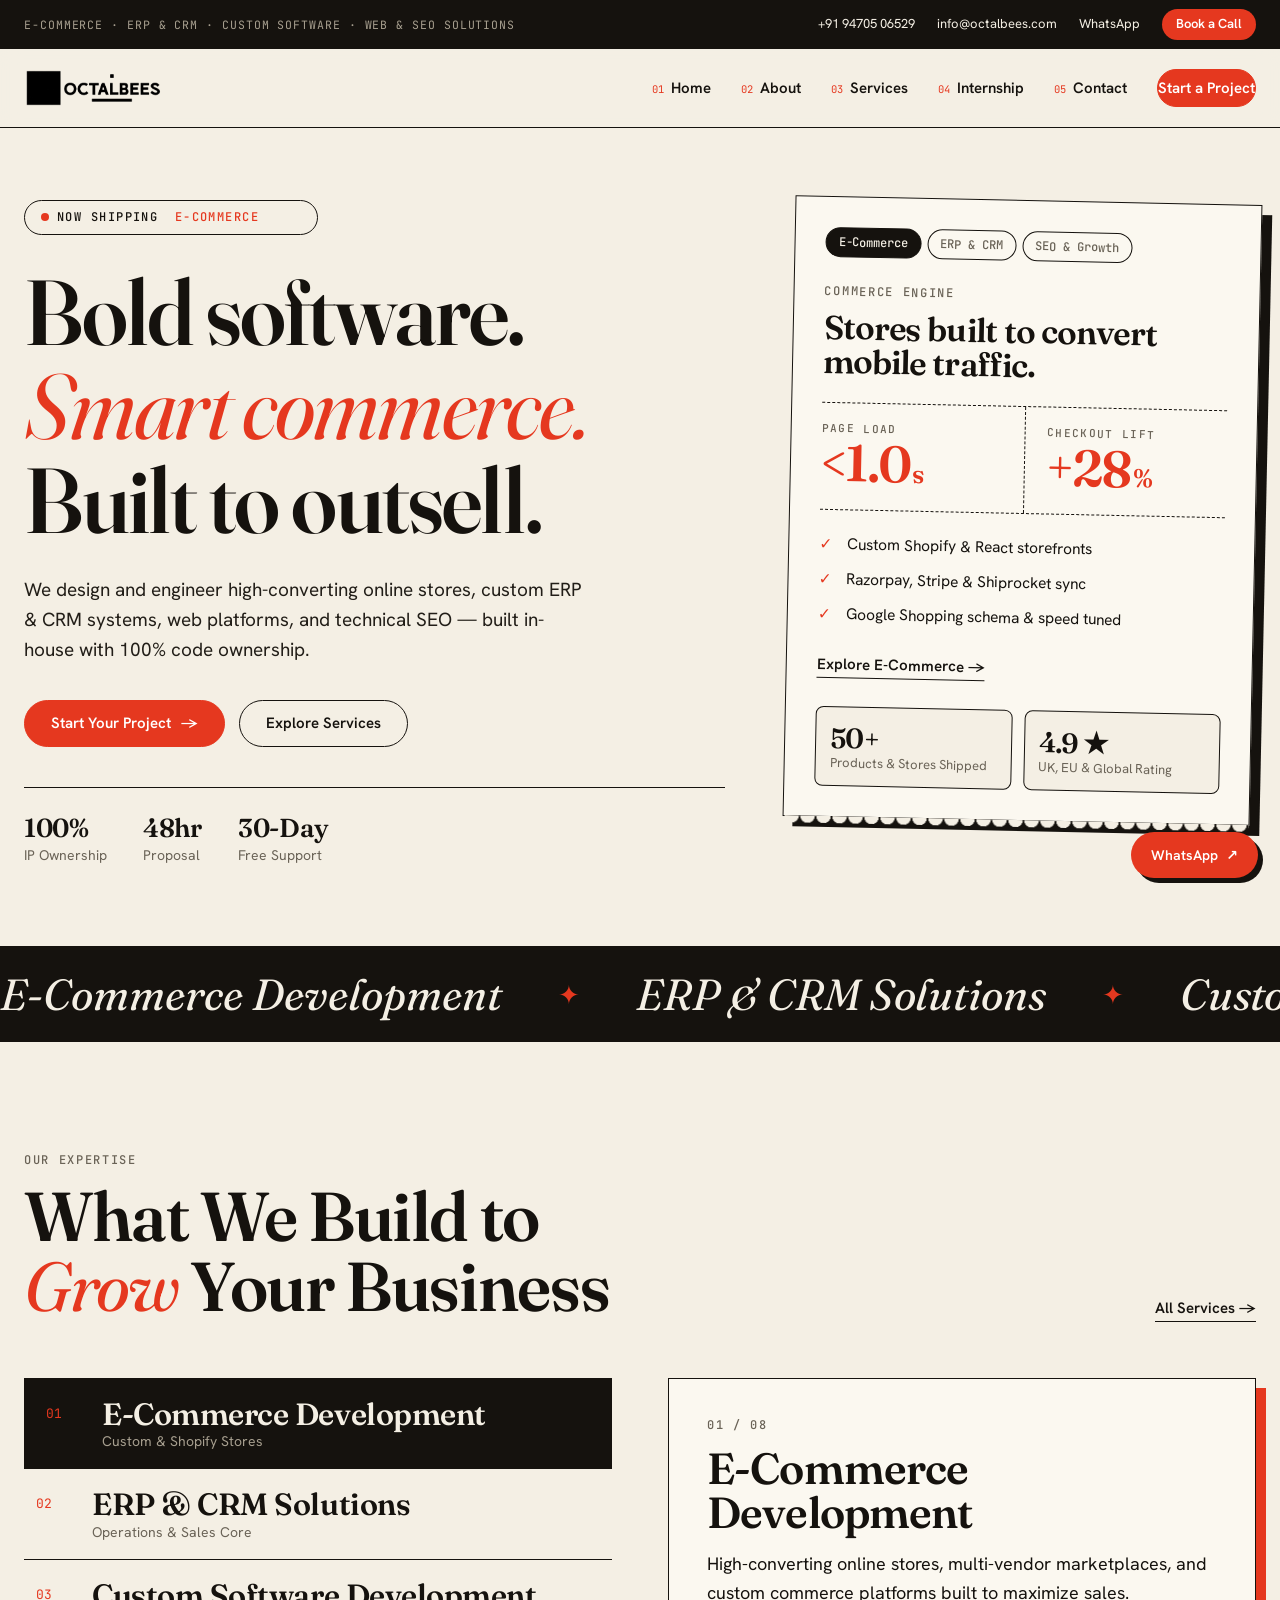
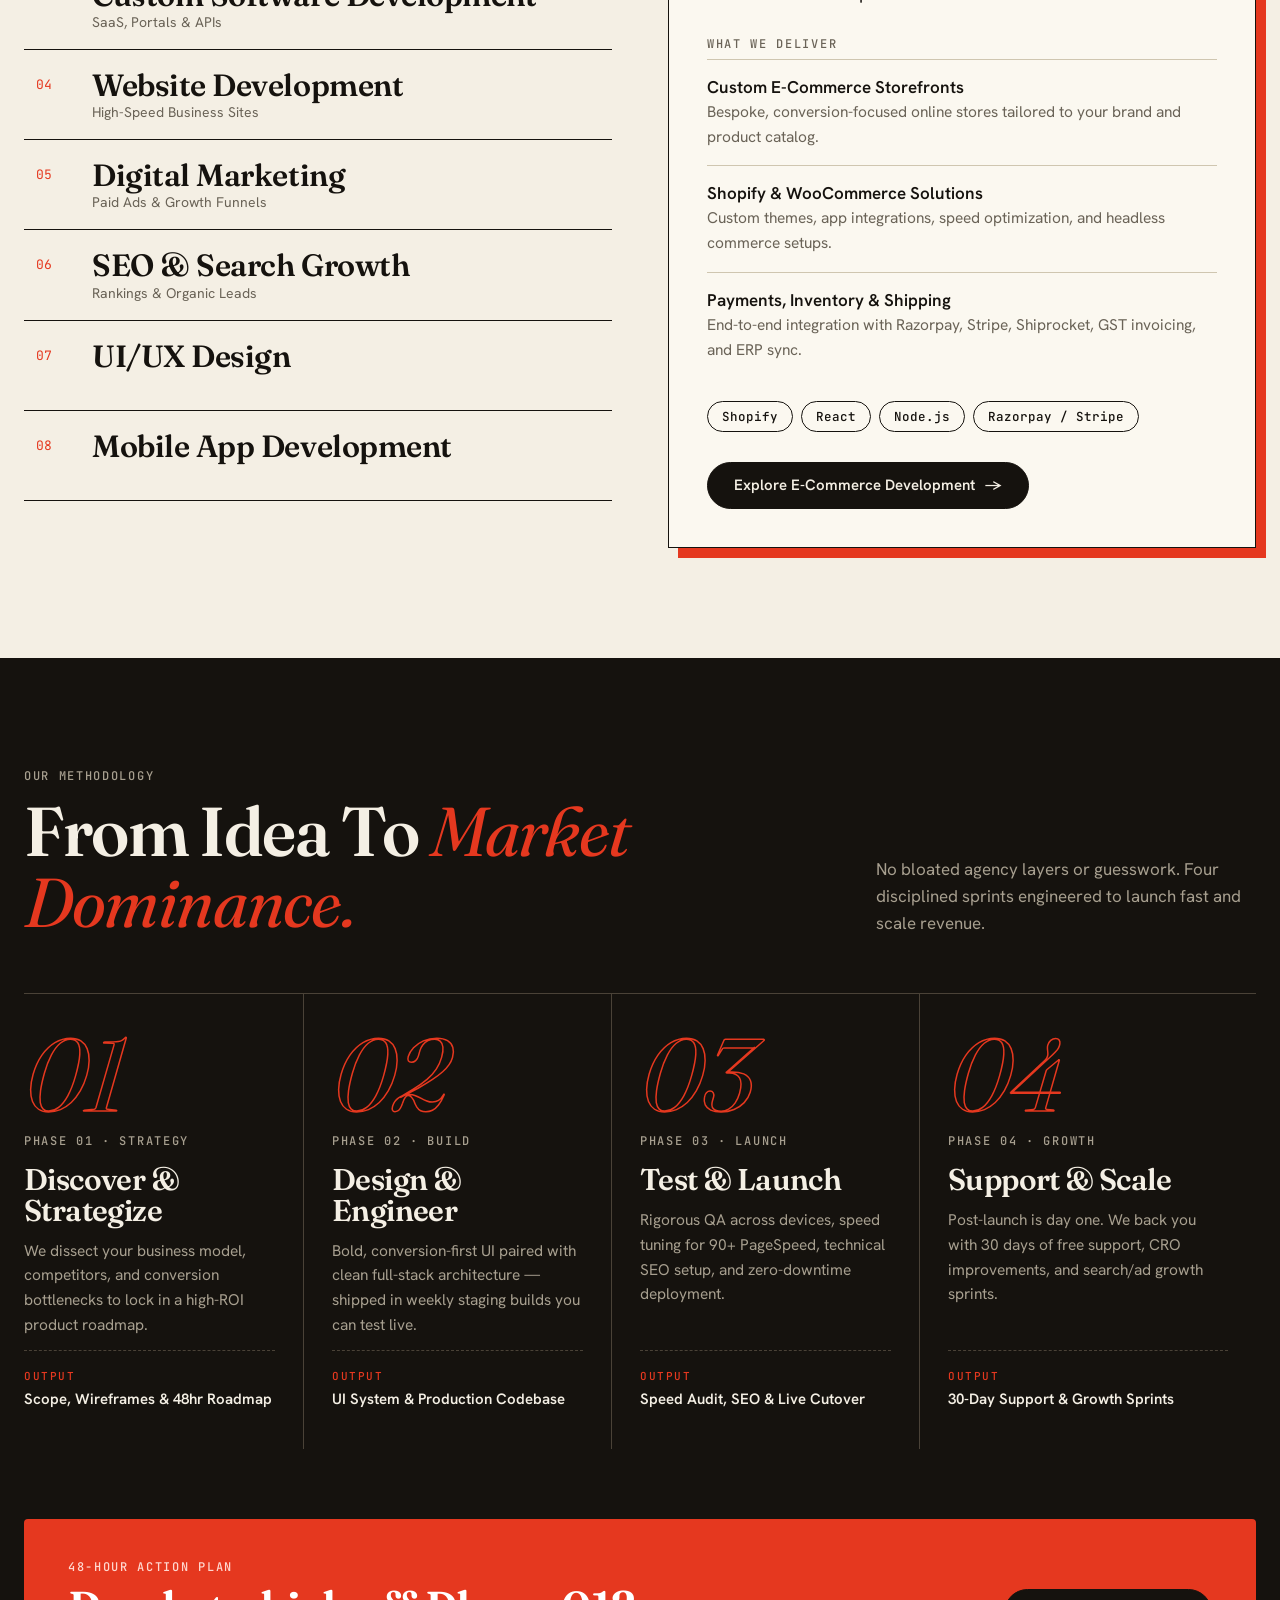
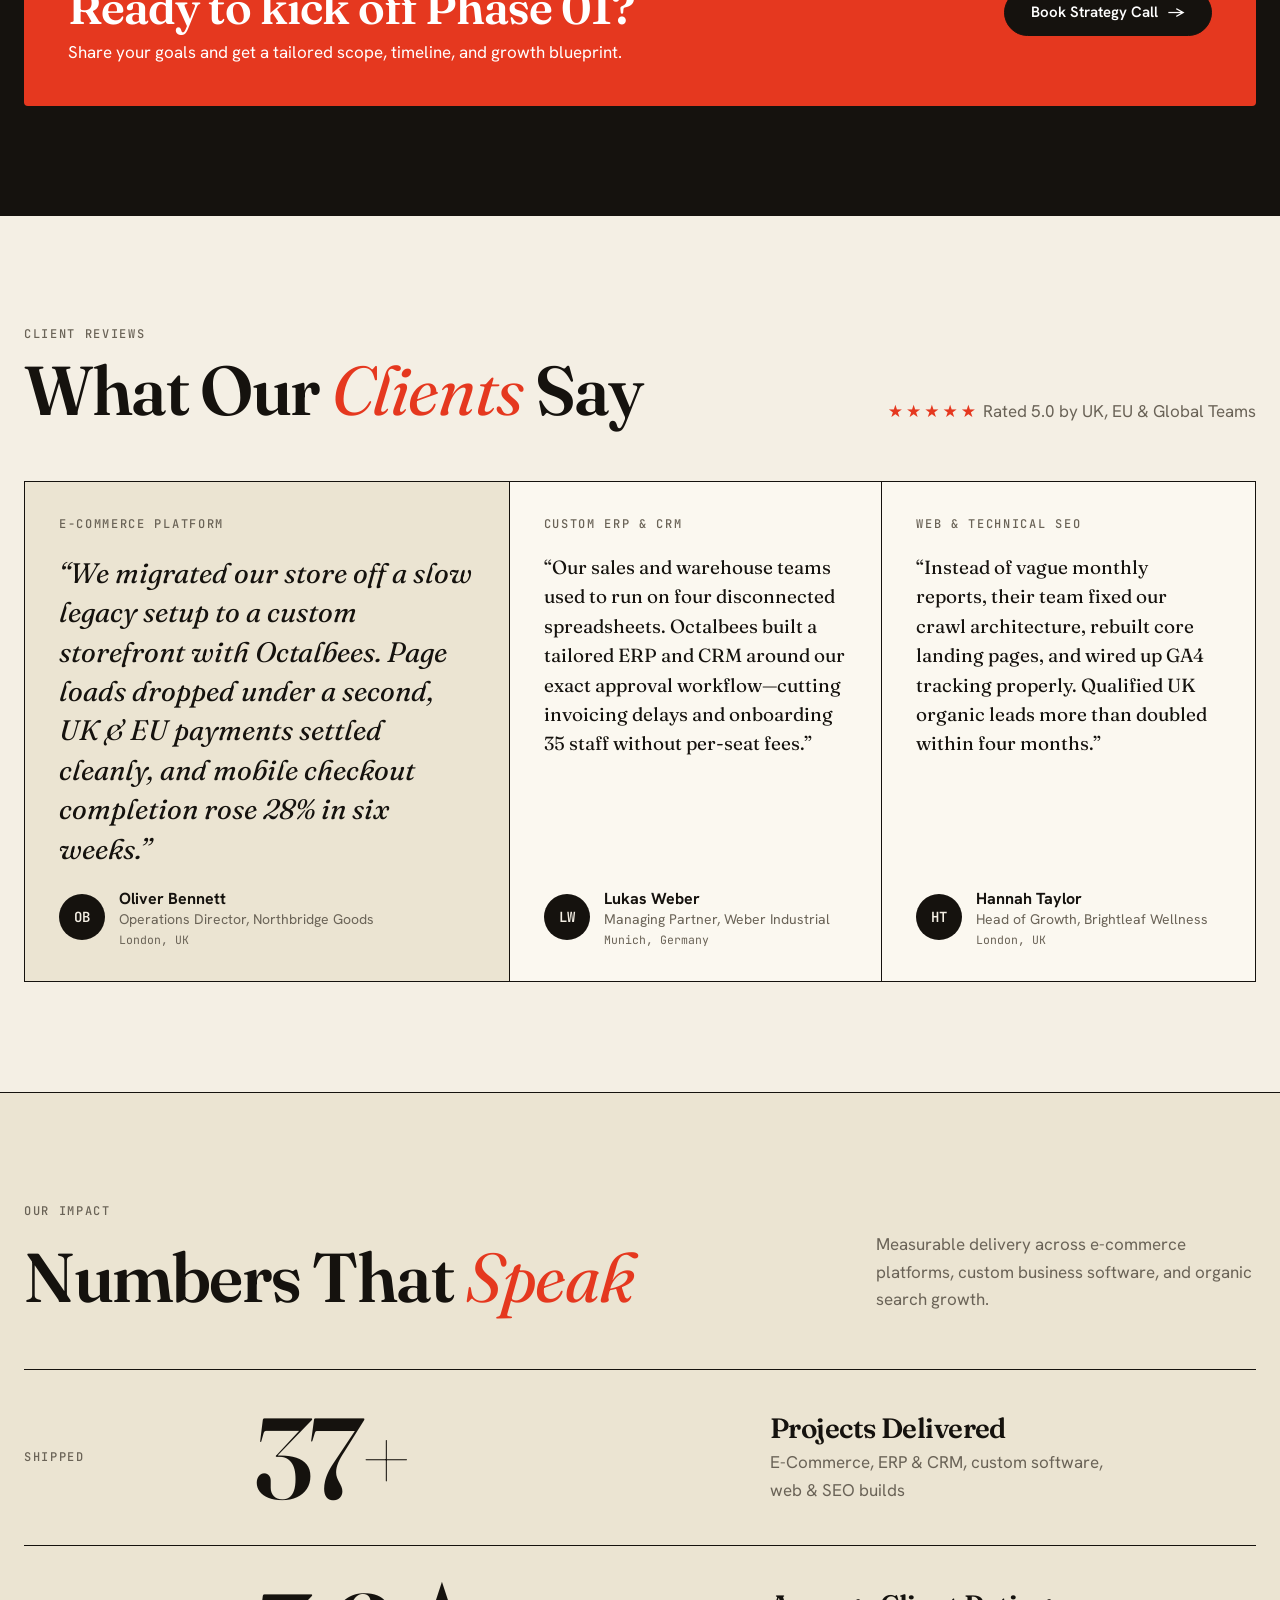
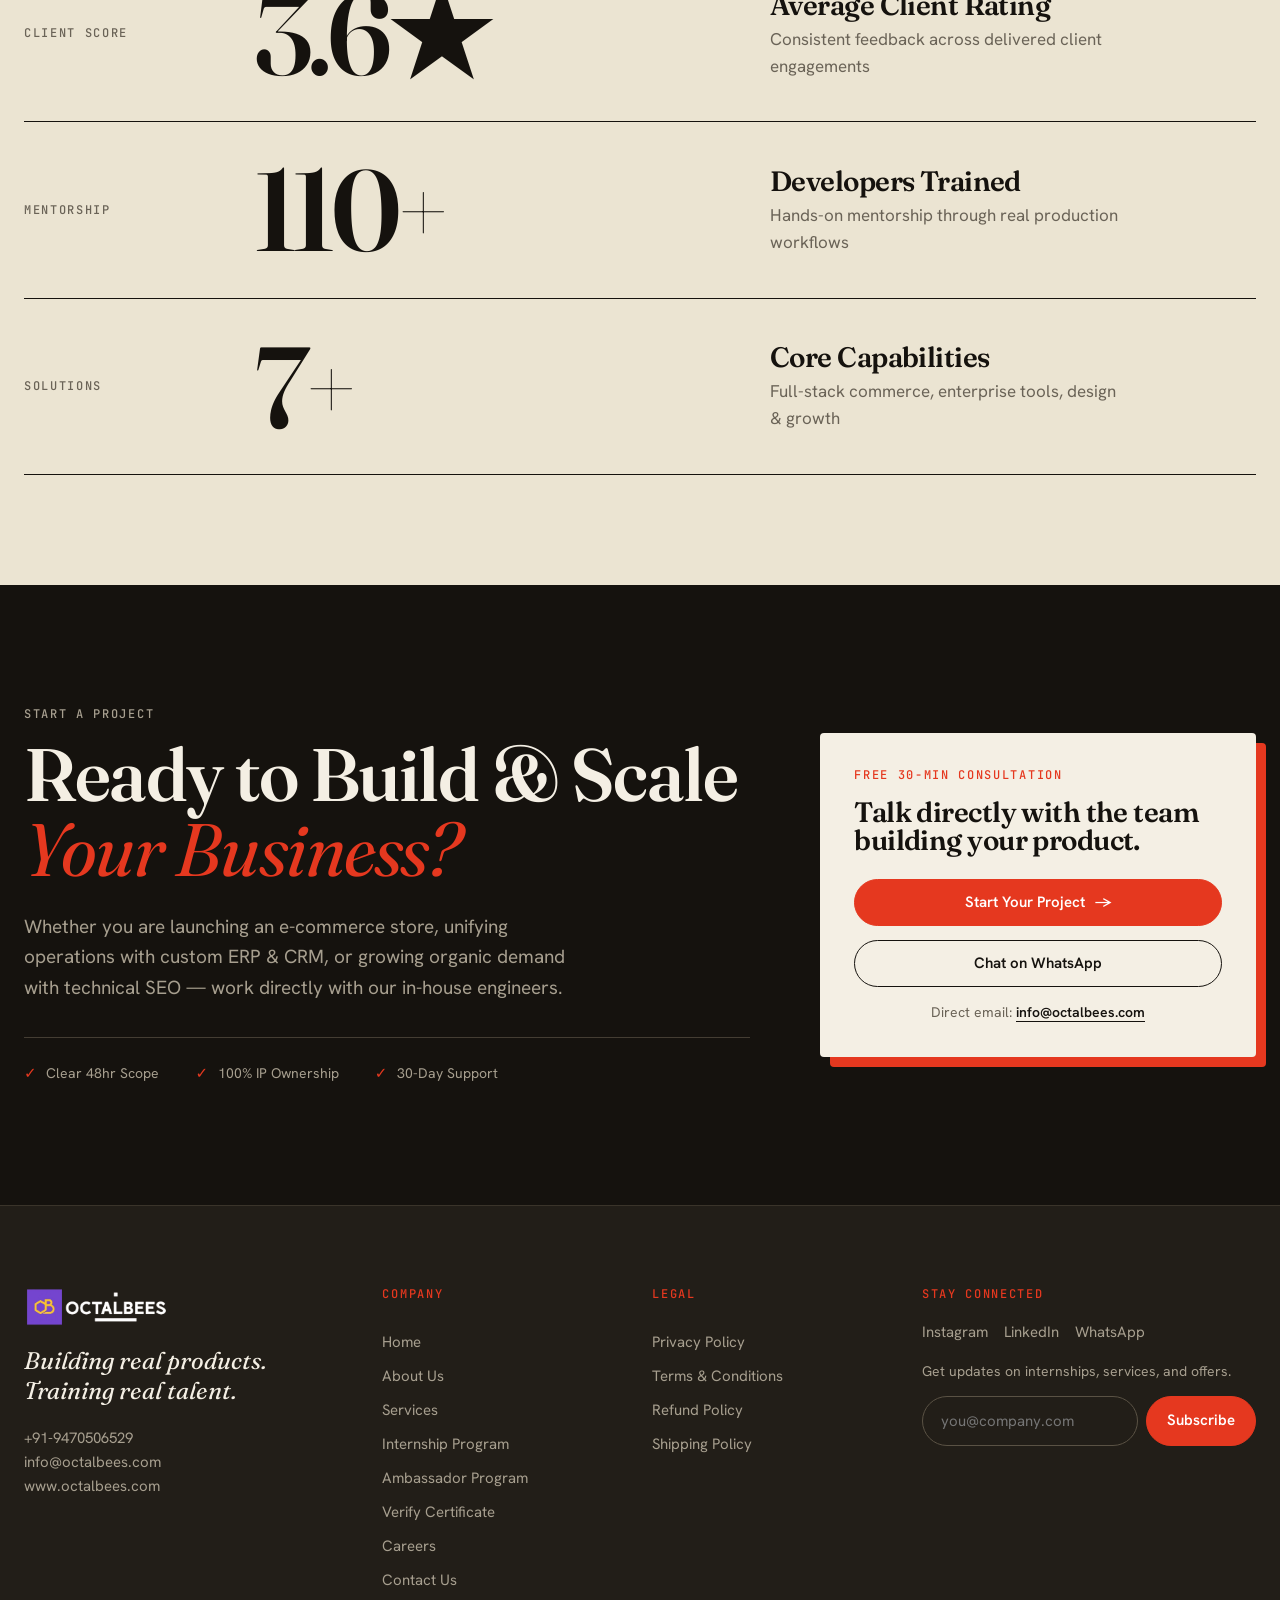
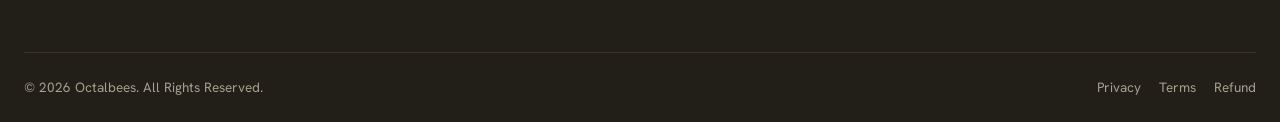
<file: design-4-ledger-editorial/index.html>
<!doctype html>
<html lang="en">
<head>
<meta charset="utf-8">
<meta name="viewport" content="width=device-width,initial-scale=1">
<title>Octalbees — E-Commerce, ERP & CRM, Web Development, SEO & Design Experts</title>
<meta name="description" content="We design and engineer high-converting online stores, custom ERP & CRM systems, web platforms, and technical SEO — built in-house with 100% code ownership.">
<link rel="preconnect" href="https://fonts.googleapis.com">
<link rel="preconnect" href="https://fonts.gstatic.com" crossorigin>
<link href="https://fonts.googleapis.com/css2?family=Fraunces:ital,opsz,wght@0,9..144,400;0,9..144,600;1,9..144,400;1,9..144,600&family=Hanken+Grotesk:wght@400;500;600;700&family=JetBrains+Mono:wght@400;500&display=swap" rel="stylesheet">
<link rel="stylesheet" href="style.css">
</head>
<body>

<!-- top strip -->
<div class="strip">
  <div class="wrap strip-in">
    <span class="strip-tag">E-Commerce · ERP &amp; CRM · Custom Software · Web &amp; SEO Solutions</span>
    <div class="strip-links">
      <a href="tel:+919470506529">+91 94705 06529</a>
      <a href="mailto:info@octalbees.com">info@octalbees.com</a>
      <a href="https://wa.me/919470506529">WhatsApp</a>
      <a class="strip-cta" href="https://www.octalbees.com/contact-us">Book a Call</a>
    </div>
  </div>
</div>

<!-- header -->
<header class="head">
  <div class="wrap head-in">
    <a class="logo" href="https://www.octalbees.com/" aria-label="Octalbees home"><img src="logo.png" alt="Octalbees" width="148" height="43"></a>
    <button class="burger" aria-label="Menu" aria-expanded="false" aria-controls="nav"><span></span><span></span></button>
    <nav id="nav" class="nav" aria-label="Main">
      <a href="https://www.octalbees.com/"><i>01</i>Home</a>
      <a href="https://www.octalbees.com/about-us"><i>02</i>About</a>
      <div class="has-mega">
        <a href="https://www.octalbees.com/services" aria-haspopup="true"><i>03</i>Services</a>
        <div class="mega">
          <p class="mega-k">Core solutions <span>100% in-house</span></p>
          <ul>
            <li><a href="https://www.octalbees.com/services/ecommerce"><b>E-Commerce</b><small>Custom &amp; Shopify Stores</small></a></li>
            <li><a href="https://www.octalbees.com/services/erp-crm"><b>ERP &amp; CRM</b><small>Operations &amp; Sales Core</small></a></li>
            <li><a href="https://www.octalbees.com/services/custom-software"><b>Custom Software</b><small>SaaS, Portals &amp; APIs</small></a></li>
            <li><a href="https://www.octalbees.com/services/website-development"><b>Web Development</b><small>High-Speed Business Sites</small></a></li>
            <li><a href="https://www.octalbees.com/services/digital-marketing"><b>Digital Marketing</b><small>Paid Ads &amp; Growth Funnels</small></a></li>
            <li><a href="https://www.octalbees.com/services/seo"><b>SEO &amp; Search</b><small>Rankings &amp; Organic Leads</small></a></li>
          </ul>
          <a class="mega-all" href="https://www.octalbees.com/services">Explore All 10 Capabilities →</a>
        </div>
      </div>
      <a href="https://www.octalbees.com/internship"><i>04</i>Internship</a>
      <a href="https://www.octalbees.com/contact-us"><i>05</i>Contact</a>
      <a class="btn btn-red nav-btn" href="https://www.octalbees.com/contact-us">Start a Project</a>
    </nav>
  </div>
</header>

<main>
<!-- hero -->
<section class="hero">
  <div class="wrap hero-grid">
    <div class="hero-copy">
      <p class="kicker"><span class="dot"></span>Now shipping&nbsp;<span class="rotor" aria-live="off"><b>E-Commerce</b><b>ERP &amp; CRM</b><b>Custom Software</b><b>SEO</b></span></p>
      <h1>Bold software.<br><em>Smart commerce.</em><br>Built to outsell.</h1>
      <p class="lede">We design and engineer high-converting online stores, custom ERP &amp; CRM systems, web platforms, and technical SEO — built in-house with 100% code ownership.</p>
      <div class="cta-row">
        <a class="btn btn-red" href="https://www.octalbees.com/contact-us">Start Your Project <span aria-hidden="true">→</span></a>
        <a class="btn btn-line" href="https://www.octalbees.com/services">Explore Services</a>
      </div>
      <ul class="trust">
        <li><b>100%</b> IP Ownership</li>
        <li><b>48hr</b> Proposal</li>
        <li><b>30-Day</b> Free Support</li>
      </ul>
    </div>

    <aside class="receipt" aria-label="Featured: Commerce Engine">
      <div class="receipt-tabs"><span class="on">E-Commerce</span><span>ERP &amp; CRM</span><span>SEO &amp; Growth</span></div>
      <p class="mono">Commerce engine</p>
      <h2>Stores built to convert mobile traffic.</h2>
      <dl class="figures">
        <div><dt>Page Load</dt><dd>&lt;1.0<small>s</small></dd></div>
        <div><dt>Checkout Lift</dt><dd>+28<small>%</small></dd></div>
      </dl>
      <ul class="ticks">
        <li>Custom Shopify &amp; React storefronts</li>
        <li>Razorpay, Stripe &amp; Shiprocket sync</li>
        <li>Google Shopping schema &amp; speed tuned</li>
      </ul>
      <a class="arrow-link" href="https://www.octalbees.com/services/ecommerce">Explore E-Commerce <span>→</span></a>
      <div class="stamp-row">
        <div class="stamp"><b>50+</b><span>Products &amp; Stores Shipped</span></div>
        <div class="stamp"><b>4.9 ★</b><span>UK, EU &amp; Global Rating</span></div>
      </div>
    </aside>
  </div>
</section>

<!-- marquee -->
<div class="marquee" aria-hidden="true">
  <div class="marquee-track">
    <span>E-Commerce Development</span><span>ERP &amp; CRM Solutions</span><span>Custom Software</span><span>Web Development</span><span>Digital Marketing</span><span>Technical SEO</span><span>UI/UX Design</span><span>Mobile Apps</span>
    <span>E-Commerce Development</span><span>ERP &amp; CRM Solutions</span><span>Custom Software</span><span>Web Development</span><span>Digital Marketing</span><span>Technical SEO</span><span>UI/UX Design</span><span>Mobile Apps</span>
  </div>
</div>

<!-- expertise -->
<section class="sec" id="services">
  <div class="wrap">
    <header class="sec-head">
      <p class="mono">Our expertise</p>
      <h2>What We Build to <em>Grow</em> Your Business</h2>
      <a class="arrow-link" href="https://www.octalbees.com/services">All Services <span>→</span></a>
    </header>

    <div class="index">
      <ol class="index-list">
        <li class="on"><a href="https://www.octalbees.com/services/ecommerce"><i>01</i><span>E-Commerce Development</span><em>Custom &amp; Shopify Stores</em></a></li>
        <li><a href="https://www.octalbees.com/services/erp-crm"><i>02</i><span>ERP &amp; CRM Solutions</span><em>Operations &amp; Sales Core</em></a></li>
        <li><a href="https://www.octalbees.com/services/custom-software"><i>03</i><span>Custom Software Development</span><em>SaaS, Portals &amp; APIs</em></a></li>
        <li><a href="https://www.octalbees.com/services/website-development"><i>04</i><span>Website Development</span><em>High-Speed Business Sites</em></a></li>
        <li><a href="https://www.octalbees.com/services/digital-marketing"><i>05</i><span>Digital Marketing</span><em>Paid Ads &amp; Growth Funnels</em></a></li>
        <li><a href="https://www.octalbees.com/services/seo"><i>06</i><span>SEO &amp; Search Growth</span><em>Rankings &amp; Organic Leads</em></a></li>
        <li><a href="https://www.octalbees.com/services"><i>07</i><span>UI/UX Design</span><em>&nbsp;</em></a></li>
        <li><a href="https://www.octalbees.com/services"><i>08</i><span>Mobile App Development</span><em>&nbsp;</em></a></li>
      </ol>

      <article class="feature">
        <p class="mono">01 / 08</p>
        <h3>E-Commerce Development</h3>
        <p class="feature-lede">High-converting online stores, multi-vendor marketplaces, and custom commerce platforms built to maximize sales.</p>
        <p class="mono sub">What we deliver</p>
        <ul class="deliver">
          <li><b>Custom E-Commerce Storefronts</b> Bespoke, conversion-focused online stores tailored to your brand and product catalog.</li>
          <li><b>Shopify &amp; WooCommerce Solutions</b> Custom themes, app integrations, speed optimization, and headless commerce setups.</li>
          <li><b>Payments, Inventory &amp; Shipping</b> End-to-end integration with Razorpay, Stripe, Shiprocket, GST invoicing, and ERP sync.</li>
        </ul>
        <ul class="chips"><li>Shopify</li><li>React</li><li>Node.js</li><li>Razorpay / Stripe</li></ul>
        <a class="btn btn-ink" href="https://www.octalbees.com/services/ecommerce">Explore E-Commerce Development <span aria-hidden="true">→</span></a>
      </article>
    </div>
  </div>
</section>

<!-- method -->
<section class="sec sec-ink" id="method">
  <div class="wrap">
    <header class="sec-head">
      <p class="mono">Our methodology</p>
      <h2>From Idea To <em>Market Dominance.</em></h2>
      <p class="sec-sub">No bloated agency layers or guesswork. Four disciplined sprints engineered to launch fast and scale revenue.</p>
    </header>
    <ol class="phases">
      <li>
        <span class="big">01</span>
        <p class="mono">Phase 01 · Strategy</p>
        <h3>Discover &amp; Strategize</h3>
        <p>We dissect your business model, competitors, and conversion bottlenecks to lock in a high-ROI product roadmap.</p>
        <p class="out"><small>Output</small>Scope, Wireframes &amp; 48hr Roadmap</p>
      </li>
      <li>
        <span class="big">02</span>
        <p class="mono">Phase 02 · Build</p>
        <h3>Design &amp; Engineer</h3>
        <p>Bold, conversion-first UI paired with clean full-stack architecture — shipped in weekly staging builds you can test live.</p>
        <p class="out"><small>Output</small>UI System &amp; Production Codebase</p>
      </li>
      <li>
        <span class="big">03</span>
        <p class="mono">Phase 03 · Launch</p>
        <h3>Test &amp; Launch</h3>
        <p>Rigorous QA across devices, speed tuning for 90+ PageSpeed, technical SEO setup, and zero-downtime deployment.</p>
        <p class="out"><small>Output</small>Speed Audit, SEO &amp; Live Cutover</p>
      </li>
      <li>
        <span class="big">04</span>
        <p class="mono">Phase 04 · Growth</p>
        <h3>Support &amp; Scale</h3>
        <p>Post-launch is day one. We back you with 30 days of free support, CRO improvements, and search/ad growth sprints.</p>
        <p class="out"><small>Output</small>30-Day Support &amp; Growth Sprints</p>
      </li>
    </ol>

    <div class="plan">
      <div>
        <p class="mono">48-hour action plan</p>
        <h3>Ready to kick off Phase 01?</h3>
        <p>Share your goals and get a tailored scope, timeline, and growth blueprint.</p>
      </div>
      <a class="btn btn-red" href="https://www.octalbees.com/contact-us">Book Strategy Call <span aria-hidden="true">→</span></a>
    </div>
  </div>
</section>

<!-- reviews -->
<section class="sec" id="reviews">
  <div class="wrap">
    <header class="sec-head">
      <p class="mono">Client reviews</p>
      <h2>What Our <em>Clients</em> Say</h2>
      <p class="rating"><span class="stars" aria-hidden="true">★★★★★</span> Rated 5.0 by UK, EU &amp; Global Teams</p>
    </header>
    <div class="quotes">
      <figure class="quote quote-lg">
        <p class="mono">E-Commerce Platform</p>
        <blockquote>“We migrated our store off a slow legacy setup to a custom storefront with Octalbees. Page loads dropped under a second, UK &amp; EU payments settled cleanly, and mobile checkout completion rose 28% in six weeks.”</blockquote>
        <figcaption><span class="av">OB</span><span><b>Oliver Bennett</b>Operations Director, Northbridge Goods<small>London, UK</small></span></figcaption>
      </figure>
      <figure class="quote">
        <p class="mono">Custom ERP &amp; CRM</p>
        <blockquote>“Our sales and warehouse teams used to run on four disconnected spreadsheets. Octalbees built a tailored ERP and CRM around our exact approval workflow—cutting invoicing delays and onboarding 35 staff without per-seat fees.”</blockquote>
        <figcaption><span class="av">LW</span><span><b>Lukas Weber</b>Managing Partner, Weber Industrial<small>Munich, Germany</small></span></figcaption>
      </figure>
      <figure class="quote">
        <p class="mono">Web &amp; Technical SEO</p>
        <blockquote>“Instead of vague monthly reports, their team fixed our crawl architecture, rebuilt core landing pages, and wired up GA4 tracking properly. Qualified UK organic leads more than doubled within four months.”</blockquote>
        <figcaption><span class="av">HT</span><span><b>Hannah Taylor</b>Head of Growth, Brightleaf Wellness<small>London, UK</small></span></figcaption>
      </figure>
    </div>
  </div>
</section>

<!-- impact -->
<section class="sec sec-paper2" id="impact">
  <div class="wrap">
    <header class="sec-head">
      <p class="mono">Our impact</p>
      <h2>Numbers That <em>Speak</em></h2>
      <p class="sec-sub">Measurable delivery across e-commerce platforms, custom business software, and organic search growth.</p>
    </header>
    <div class="ledger">
      <div class="row"><span class="mono">Shipped</span><b class="num" data-to="50" data-suf="+">0+</b><div><h3>Projects Delivered</h3><p>E-Commerce, ERP &amp; CRM, custom software, web &amp; SEO builds</p></div></div>
      <div class="row"><span class="mono">Client score</span><b class="num" data-to="4.9" data-dec="1" data-suf="★">0★</b><div><h3>Average Client Rating</h3><p>Consistent feedback across delivered client engagements</p></div></div>
      <div class="row"><span class="mono">Mentorship</span><b class="num" data-to="150" data-suf="+">0+</b><div><h3>Developers Trained</h3><p>Hands-on mentorship through real production workflows</p></div></div>
      <div class="row"><span class="mono">Solutions</span><b class="num" data-to="10" data-suf="+">0+</b><div><h3>Core Capabilities</h3><p>Full-stack commerce, enterprise tools, design &amp; growth</p></div></div>
    </div>
  </div>
</section>

<!-- final cta -->
<section class="final">
  <div class="wrap final-grid">
    <div>
      <p class="mono">Start a project</p>
      <h2>Ready to Build &amp; Scale <em>Your Business?</em></h2>
      <p class="lede">Whether you are launching an e-commerce store, unifying operations with custom ERP &amp; CRM, or growing organic demand with technical SEO — work directly with our in-house engineers.</p>
      <ul class="trust trust-light">
        <li><b>✓</b> Clear 48hr Scope</li>
        <li><b>✓</b> 100% IP Ownership</li>
        <li><b>✓</b> 30-Day Support</li>
      </ul>
    </div>
    <div class="slip">
      <p class="mono">Free 30-min consultation</p>
      <h3>Talk directly with the team building your product.</h3>
      <a class="btn btn-red btn-block" href="https://www.octalbees.com/contact-us">Start Your Project <span aria-hidden="true">→</span></a>
      <a class="btn btn-line btn-block" href="https://wa.me/919470506529">Chat on WhatsApp</a>
      <p class="direct">Direct email: <a href="mailto:info@octalbees.com">info@octalbees.com</a></p>
    </div>
  </div>
</section>
</main>

<footer class="foot">
  <div class="wrap foot-grid">
    <div class="foot-brand">
      <a href="https://www.octalbees.com/" aria-label="Octalbees home"><img src="logo.png" alt="Octalbees" width="148" height="43"></a>
      <p class="foot-line">Building real products. Training real talent.</p>
      <p><a href="tel:+919470506529">+91-9470506529</a><br><a href="mailto:info@octalbees.com">info@octalbees.com</a><br><a href="https://octalbees.com/">www.octalbees.com</a></p>
    </div>
    <nav aria-label="Company"><h4>Company</h4>
      <a href="https://www.octalbees.com/">Home</a><a href="https://www.octalbees.com/about-us">About Us</a><a href="https://www.octalbees.com/services">Services</a><a href="https://www.octalbees.com/internship">Internship Program</a><a href="https://www.octalbees.com/ambassador">Ambassador Program</a><a href="https://www.octalbees.com/verify">Verify Certificate</a><a href="https://www.octalbees.com/careers">Careers</a><a href="https://www.octalbees.com/contact-us">Contact Us</a>
    </nav>
    <nav aria-label="Legal"><h4>Legal</h4>
      <a href="https://www.octalbees.com/privacy-policy">Privacy Policy</a><a href="https://www.octalbees.com/terms-and-conditions">Terms &amp; Conditions</a><a href="https://www.octalbees.com/cancellation-and-refund-policy">Refund Policy</a><a href="https://www.octalbees.com/shipping-policy">Shipping Policy</a>
    </nav>
    <div><h4>Stay Connected</h4>
      <div class="social"><a href="https://instagram.com/octalbees_">Instagram</a><a href="https://www.linkedin.com/company/octalbees">LinkedIn</a><a href="https://wa.me/919470506529">WhatsApp</a></div>
      <p class="small">Get updates on internships, services, and offers.</p>
      <form class="subscribe" onsubmit="return false"><label class="sr" for="em">Email</label><input id="em" type="email" placeholder="you@company.com" required><button class="btn btn-red" type="submit">Subscribe</button></form>
    </div>
  </div>
  <div class="wrap foot-base">
    <span>© 2026 Octalbees. All Rights Reserved.</span>
    <span><a href="https://www.octalbees.com/privacy-policy">Privacy</a><a href="https://www.octalbees.com/terms-and-conditions">Terms</a><a href="https://www.octalbees.com/cancellation-and-refund-policy">Refund</a></span>
  </div>
</footer>

<a class="wa" href="https://wa.me/919470506529?text=Hi!%20I%27m%20interested%20in%20working%20with%20Octalbees.%20Could%20we%20discuss%20my%20project%3F" aria-label="Chat on WhatsApp">WhatsApp<span>↗</span></a>

<script>
// mobile menu
const b=document.querySelector('.burger'),n=document.getElementById('nav');
b.addEventListener('click',()=>{const o=n.classList.toggle('open');b.setAttribute('aria-expanded',o)});
// count-up on view
const nums=document.querySelectorAll('.num'),reduce=matchMedia('(prefers-reduced-motion:reduce)').matches;
function fmt(el,v){el.textContent=v.toFixed(+el.dataset.dec||0)+el.dataset.suf}
const io=new IntersectionObserver(es=>es.forEach(e=>{
  if(!e.isIntersecting)return;io.unobserve(e.target);
  const el=e.target,to=+el.dataset.to;
  if(reduce){fmt(el,to);return}
  const t0=performance.now();(function f(t){const p=Math.min((t-t0)/1800,1);fmt(el,to*(1-Math.pow(1-p,3)));if(p<1)requestAnimationFrame(f)})(t0);
}),{threshold:.5});
nums.forEach(n=>io.observe(n));
</script>
</body>
</html>
</file>
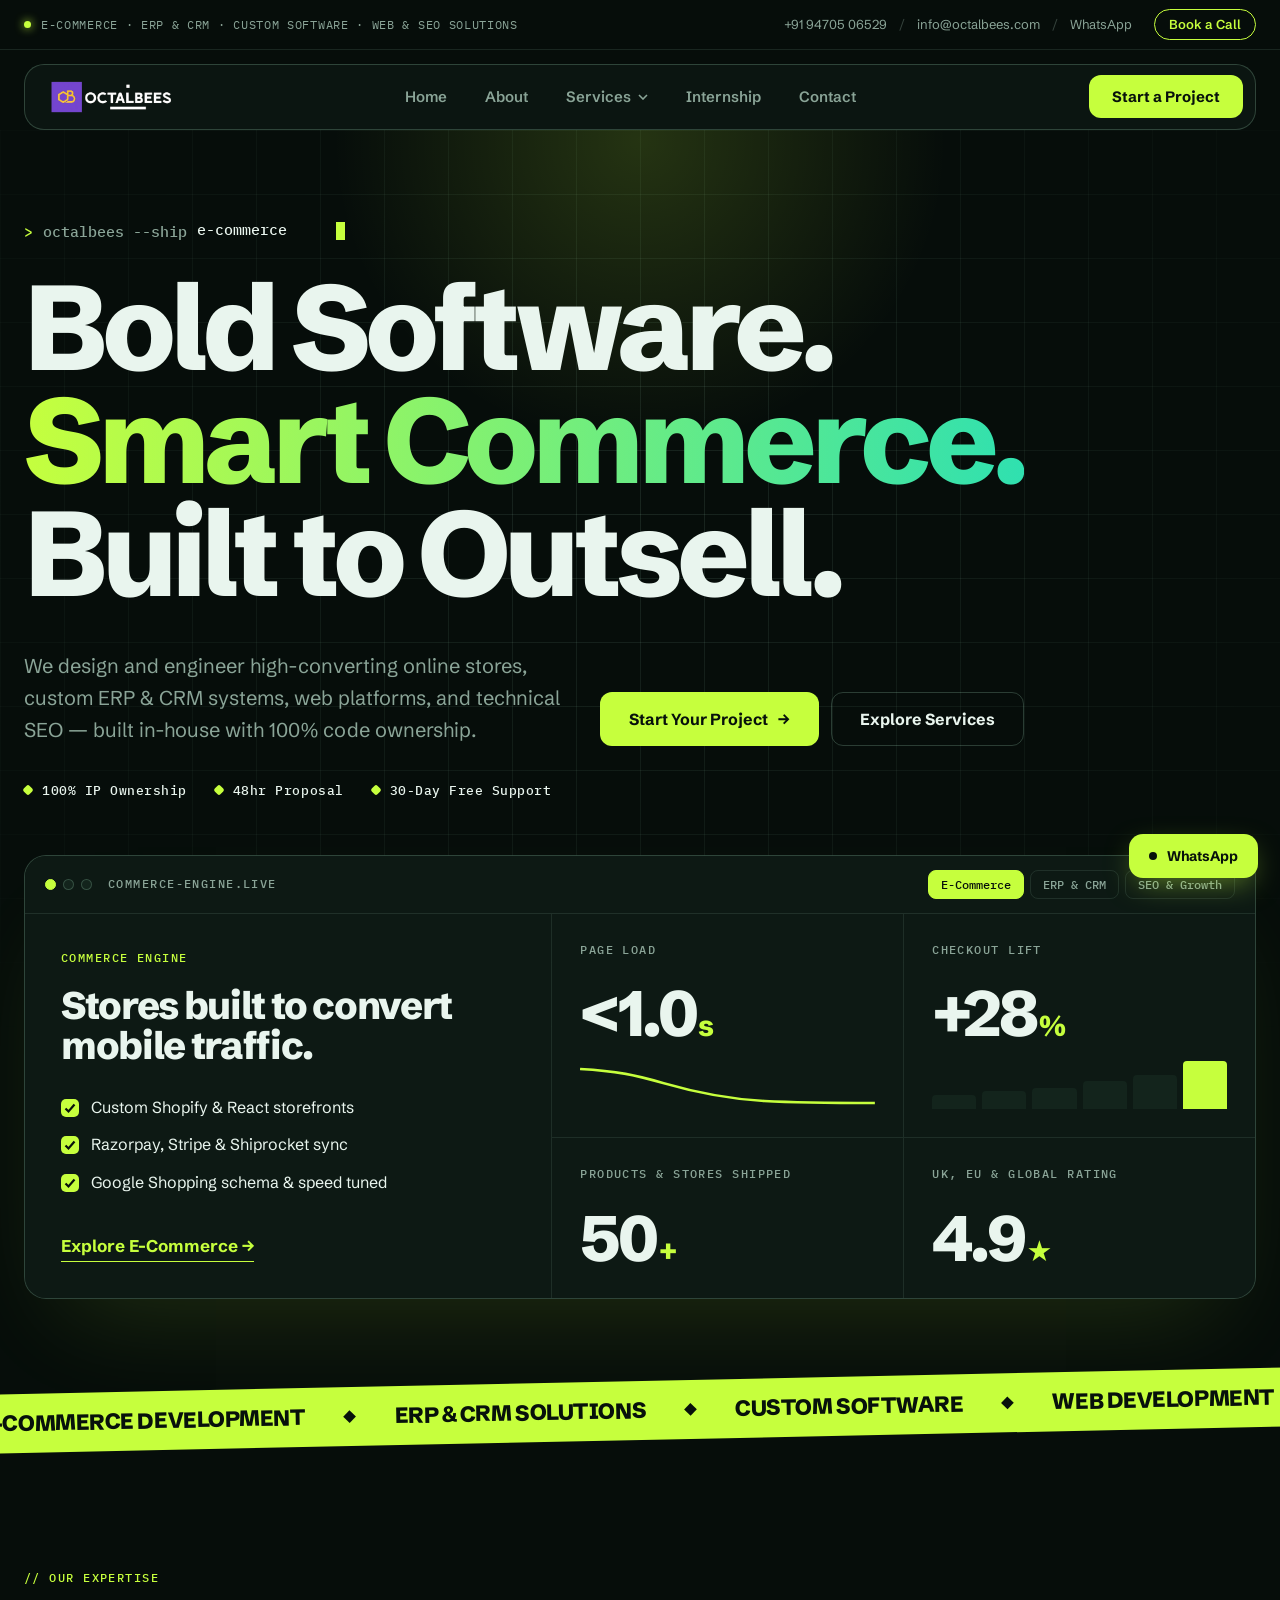
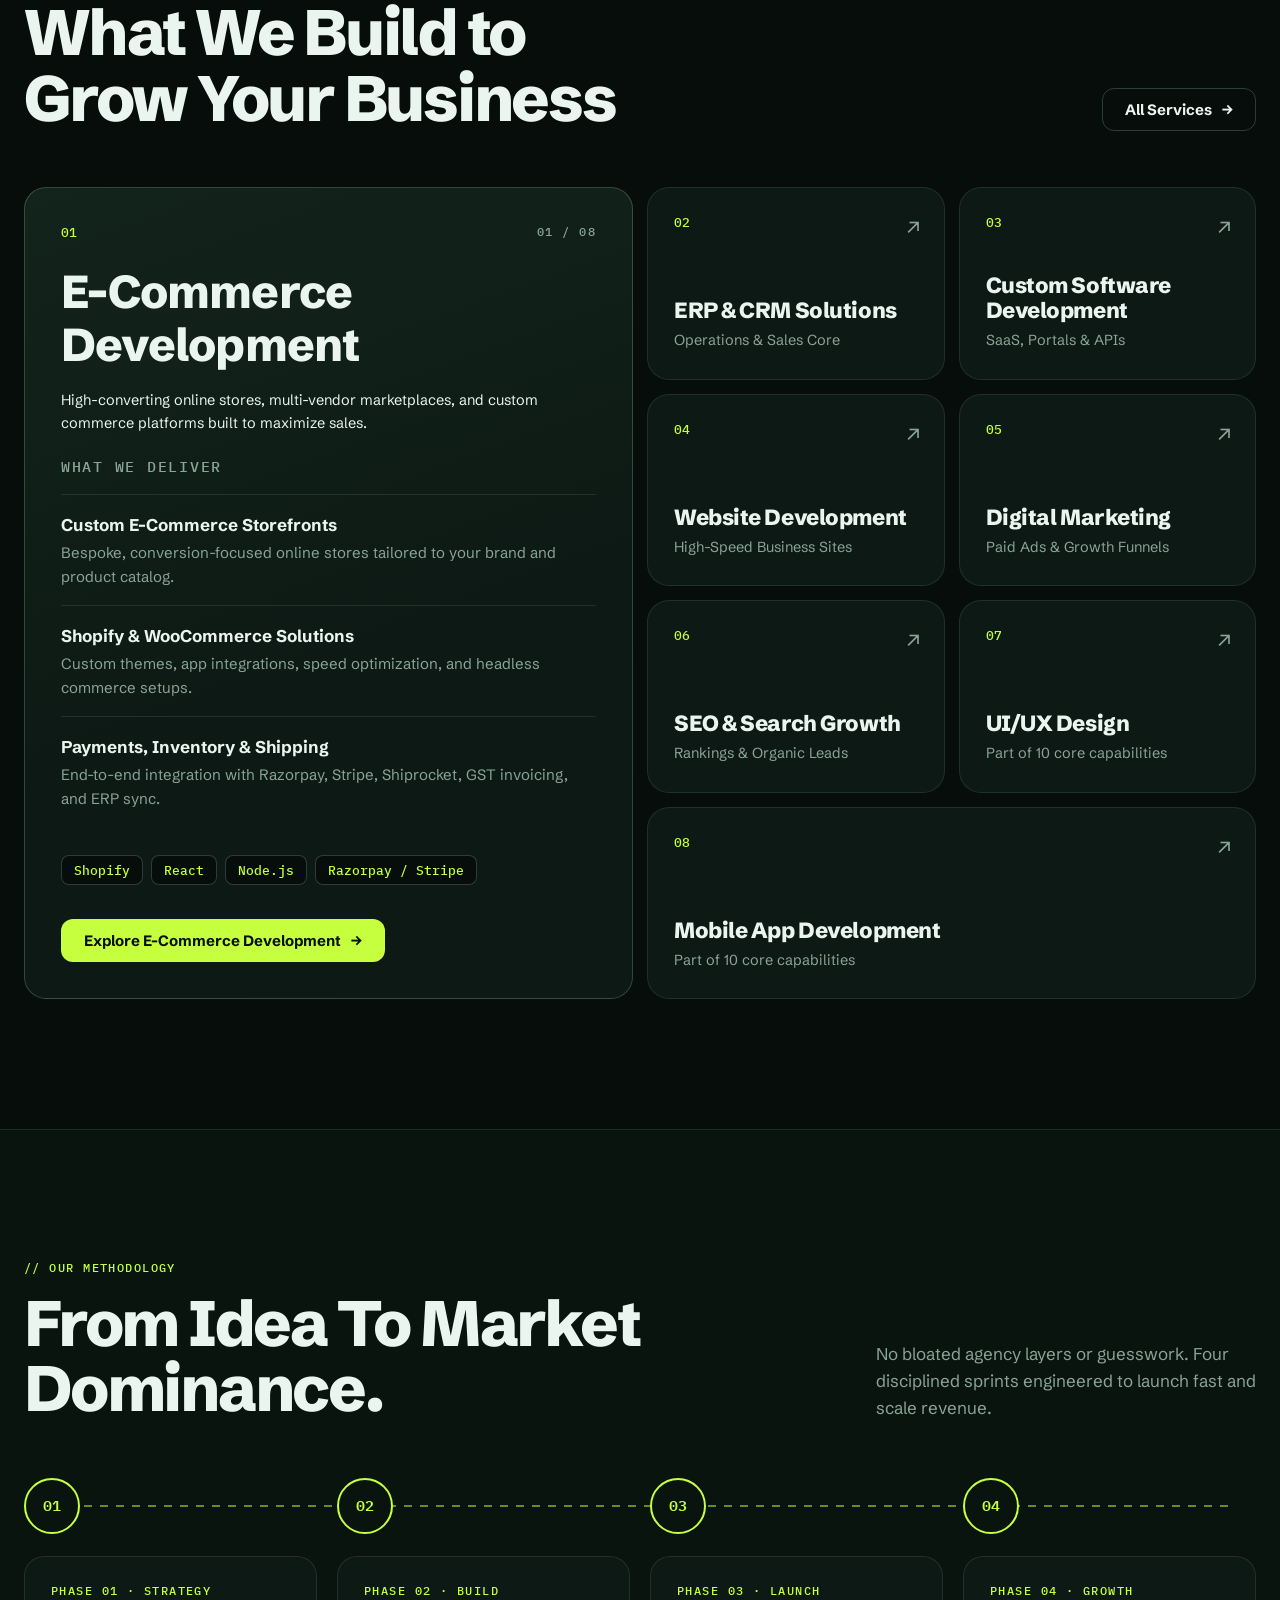
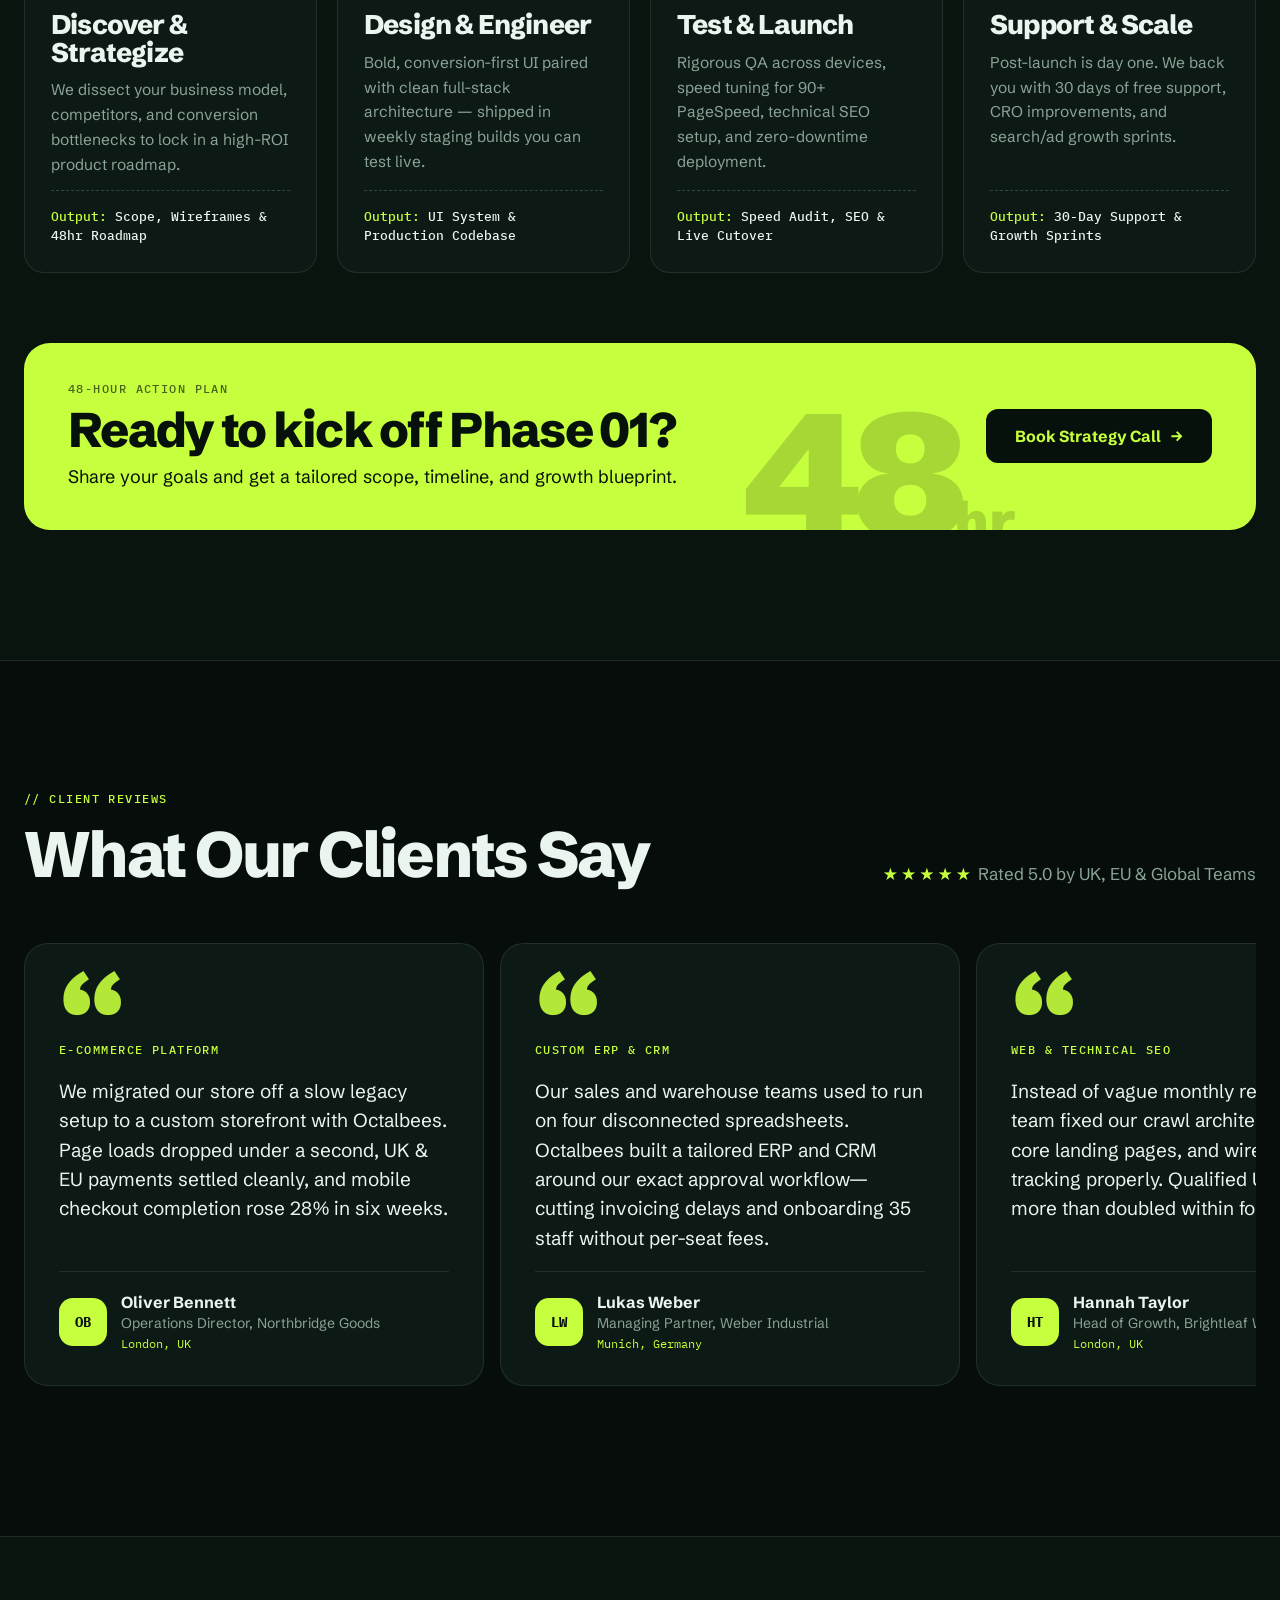
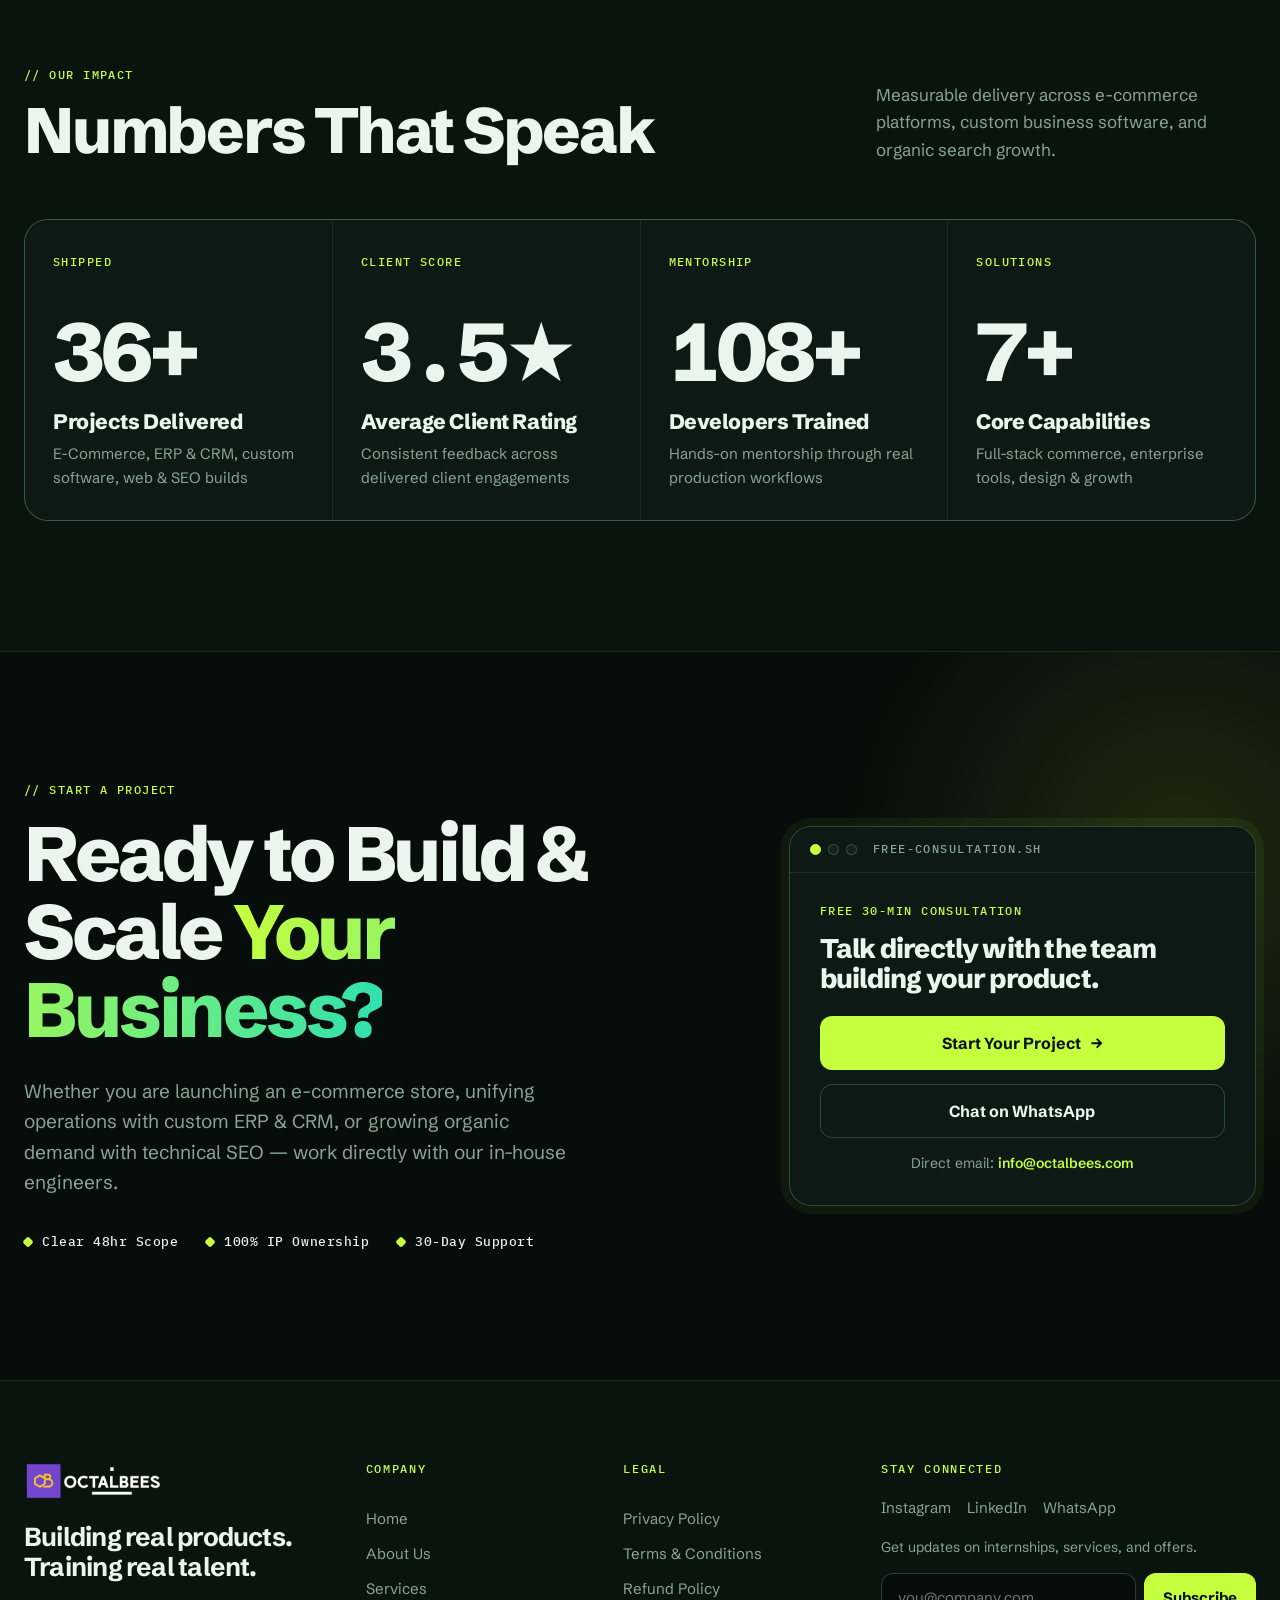
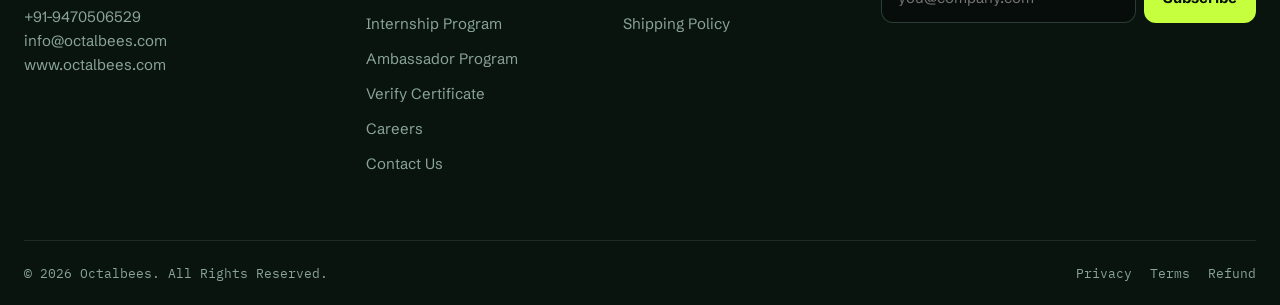
<file: design-5-signal-console/index.html>
<!doctype html>
<html lang="en">
<head>
<meta charset="utf-8">
<meta name="viewport" content="width=device-width,initial-scale=1">
<title>Octalbees — E-Commerce, ERP & CRM, Web Development, SEO & Design Experts</title>
<meta name="description" content="We design and engineer high-converting online stores, custom ERP & CRM systems, web platforms, and technical SEO — built in-house with 100% code ownership.">
<link rel="preconnect" href="https://fonts.googleapis.com">
<link rel="preconnect" href="https://fonts.gstatic.com" crossorigin>
<link href="https://fonts.googleapis.com/css2?family=IBM+Plex+Mono:wght@400;500&family=Schibsted+Grotesk:wght@400;500;600;700;800;900&display=swap" rel="stylesheet">
<link rel="stylesheet" href="style.css">
</head>
<body>

<div class="topbar">
  <div class="wrap topbar-in">
    <span class="tb-tag"><i></i>E-Commerce · ERP &amp; CRM · Custom Software · Web &amp; SEO Solutions</span>
    <div class="tb-links">
      <a href="tel:+919470506529">+91 94705 06529</a><span>/</span>
      <a href="mailto:info@octalbees.com">info@octalbees.com</a><span>/</span>
      <a href="https://wa.me/919470506529">WhatsApp</a>
      <a class="tb-cta" href="https://www.octalbees.com/contact-us">Book a Call</a>
    </div>
  </div>
</div>

<header class="head">
  <div class="wrap">
    <div class="pill">
      <a class="logo" href="https://www.octalbees.com/" aria-label="Octalbees home"><img src="logo.png" alt="Octalbees" width="132" height="38"></a>
      <button class="burger" aria-label="Menu" aria-expanded="false" aria-controls="nav"><span></span><span></span></button>
      <nav id="nav" class="nav" aria-label="Main">
        <a href="https://www.octalbees.com/">Home</a>
        <a href="https://www.octalbees.com/about-us">About</a>
        <div class="has-mega">
          <a href="https://www.octalbees.com/services" aria-haspopup="true">Services <svg width="10" height="6" viewBox="0 0 10 6"><path d="M1 1l4 4 4-4" fill="none" stroke="currentColor" stroke-width="1.6"/></svg></a>
          <div class="mega">
            <p class="mega-k"><span>Core solutions</span><span class="lime">100% in-house</span></p>
            <ul>
              <li><a href="https://www.octalbees.com/services/ecommerce"><b>E-Commerce</b><small>Custom &amp; Shopify Stores</small></a></li>
              <li><a href="https://www.octalbees.com/services/erp-crm"><b>ERP &amp; CRM</b><small>Operations &amp; Sales Core</small></a></li>
              <li><a href="https://www.octalbees.com/services/custom-software"><b>Custom Software</b><small>SaaS, Portals &amp; APIs</small></a></li>
              <li><a href="https://www.octalbees.com/services/website-development"><b>Web Development</b><small>High-Speed Business Sites</small></a></li>
              <li><a href="https://www.octalbees.com/services/digital-marketing"><b>Digital Marketing</b><small>Paid Ads &amp; Growth Funnels</small></a></li>
              <li><a href="https://www.octalbees.com/services/seo"><b>SEO &amp; Search</b><small>Rankings &amp; Organic Leads</small></a></li>
            </ul>
            <a class="mega-all" href="https://www.octalbees.com/services">Explore All 10 Capabilities →</a>
          </div>
        </div>
        <a href="https://www.octalbees.com/internship">Internship</a>
        <a href="https://www.octalbees.com/contact-us">Contact</a>
      </nav>
      <a class="btn btn-lime pill-cta" href="https://www.octalbees.com/contact-us">Start a Project</a>
    </div>
  </div>
</header>

<main>
<!-- HERO -->
<section class="hero">
  <div class="grid-bg" aria-hidden="true"></div>
  <div class="wrap">
    <p class="prompt"><span class="lime">&gt;</span> octalbees --ship <span class="swap"><b>e-commerce</b><b>erp-crm</b><b>custom-software</b><b>seo</b></span><span class="caret"></span></p>
    <h1>Bold Software.<br><span class="grad">Smart Commerce.</span><br>Built to Outsell.</h1>
    <div class="hero-sub">
      <p>We design and engineer high-converting online stores, custom ERP &amp; CRM systems, web platforms, and technical SEO — built in-house with 100% code ownership.</p>
      <div class="cta-row">
        <a class="btn btn-lime btn-lg" href="https://www.octalbees.com/contact-us">Start Your Project <span aria-hidden="true">→</span></a>
        <a class="btn btn-ghost btn-lg" href="https://www.octalbees.com/services">Explore Services</a>
      </div>
    </div>
    <ul class="badges">
      <li><i></i>100% IP Ownership</li>
      <li><i></i>48hr Proposal</li>
      <li><i></i>30-Day Free Support</li>
    </ul>

    <!-- dashboard -->
    <div class="dash" aria-label="Commerce engine metrics">
      <div class="dash-bar">
        <span class="lights"><i></i><i></i><i></i></span>
        <span class="mono">commerce-engine.live</span>
        <span class="dash-tabs"><b class="on">E-Commerce</b><b>ERP &amp; CRM</b><b>SEO &amp; Growth</b></span>
      </div>
      <div class="dash-body">
        <div class="cell cell-main">
          <p class="mono lime">Commerce engine</p>
          <h2>Stores built to convert mobile traffic.</h2>
          <ul class="checks">
            <li>Custom Shopify &amp; React storefronts</li>
            <li>Razorpay, Stripe &amp; Shiprocket sync</li>
            <li>Google Shopping schema &amp; speed tuned</li>
          </ul>
          <a class="link-lime" href="https://www.octalbees.com/services/ecommerce">Explore E-Commerce →</a>
        </div>
        <div class="cell">
          <p class="mono">Page load</p>
          <p class="metric">&lt;1.0<small>s</small></p>
          <svg class="spark" viewBox="0 0 160 48" preserveAspectRatio="none" aria-hidden="true"><path d="M0 8 C20 10 30 14 45 22 S80 38 100 40 S140 42 160 42" fill="none" stroke="currentColor" stroke-width="2.5"/></svg>
        </div>
        <div class="cell">
          <p class="mono">Checkout lift</p>
          <p class="metric">+28<small>%</small></p>
          <div class="bars" aria-hidden="true"><i style="--h:30%"></i><i style="--h:38%"></i><i style="--h:44%"></i><i style="--h:58%"></i><i style="--h:72%"></i><i style="--h:100%"></i></div>
        </div>
        <div class="cell">
          <p class="mono">Products &amp; stores shipped</p>
          <p class="metric">50<small>+</small></p>
        </div>
        <div class="cell">
          <p class="mono">UK, EU &amp; global rating</p>
          <p class="metric">4.9<small>★</small></p>
        </div>
      </div>
    </div>
  </div>
</section>

<!-- TICKER -->
<div class="ticker" aria-hidden="true">
  <div class="ticker-track">
    <span>E-Commerce Development</span><span>ERP &amp; CRM Solutions</span><span>Custom Software</span><span>Web Development</span><span>Digital Marketing</span><span>Technical SEO</span><span>UI/UX Design</span><span>Mobile Apps</span>
    <span>E-Commerce Development</span><span>ERP &amp; CRM Solutions</span><span>Custom Software</span><span>Web Development</span><span>Digital Marketing</span><span>Technical SEO</span><span>UI/UX Design</span><span>Mobile Apps</span>
  </div>
</div>

<!-- SERVICES -->
<section class="sec" id="services">
  <div class="wrap">
    <header class="sec-head">
      <div>
        <p class="mono lime">// Our expertise</p>
        <h2>What We Build to Grow Your Business</h2>
      </div>
      <a class="btn btn-ghost" href="https://www.octalbees.com/services">All Services <span aria-hidden="true">→</span></a>
    </header>

    <div class="bento">
      <article class="tile tile-hero">
        <div class="tile-top"><span class="num">01</span><span class="mono">01 / 08</span></div>
        <h3>E-Commerce Development</h3>
        <p class="tile-lede">High-converting online stores, multi-vendor marketplaces, and custom commerce platforms built to maximize sales.</p>
        <p class="mono lime">What we deliver</p>
        <ul class="deliver">
          <li><b>Custom E-Commerce Storefronts</b><span>Bespoke, conversion-focused online stores tailored to your brand and product catalog.</span></li>
          <li><b>Shopify &amp; WooCommerce Solutions</b><span>Custom themes, app integrations, speed optimization, and headless commerce setups.</span></li>
          <li><b>Payments, Inventory &amp; Shipping</b><span>End-to-end integration with Razorpay, Stripe, Shiprocket, GST invoicing, and ERP sync.</span></li>
        </ul>
        <ul class="stack"><li>Shopify</li><li>React</li><li>Node.js</li><li>Razorpay / Stripe</li></ul>
        <a class="btn btn-lime" href="https://www.octalbees.com/services/ecommerce">Explore E-Commerce Development <span aria-hidden="true">→</span></a>
      </article>

      <a class="tile tile-s" href="https://www.octalbees.com/services/erp-crm"><span class="num">02</span><h3>ERP &amp; CRM Solutions</h3><p>Operations &amp; Sales Core</p><i class="go">↗</i></a>
      <a class="tile tile-s" href="https://www.octalbees.com/services/custom-software"><span class="num">03</span><h3>Custom Software Development</h3><p>SaaS, Portals &amp; APIs</p><i class="go">↗</i></a>
      <a class="tile tile-s" href="https://www.octalbees.com/services/website-development"><span class="num">04</span><h3>Website Development</h3><p>High-Speed Business Sites</p><i class="go">↗</i></a>
      <a class="tile tile-s" href="https://www.octalbees.com/services/digital-marketing"><span class="num">05</span><h3>Digital Marketing</h3><p>Paid Ads &amp; Growth Funnels</p><i class="go">↗</i></a>
      <a class="tile tile-s" href="https://www.octalbees.com/services/seo"><span class="num">06</span><h3>SEO &amp; Search Growth</h3><p>Rankings &amp; Organic Leads</p><i class="go">↗</i></a>
      <a class="tile tile-s" href="https://www.octalbees.com/services"><span class="num">07</span><h3>UI/UX Design</h3><p>Part of 10 core capabilities</p><i class="go">↗</i></a>
      <a class="tile tile-s" href="https://www.octalbees.com/services"><span class="num">08</span><h3>Mobile App Development</h3><p>Part of 10 core capabilities</p><i class="go">↗</i></a>
    </div>
  </div>
</section>

<!-- METHOD -->
<section class="sec sec-alt" id="method">
  <div class="wrap">
    <header class="sec-head">
      <div>
        <p class="mono lime">// Our methodology</p>
        <h2>From Idea To Market Dominance.</h2>
      </div>
      <p class="sec-sub">No bloated agency layers or guesswork. Four disciplined sprints engineered to launch fast and scale revenue.</p>
    </header>

    <ol class="pipe">
      <li>
        <div class="node"><span>01</span></div>
        <div class="step">
          <p class="mono lime">Phase 01 · Strategy</p>
          <h3>Discover &amp; Strategize</h3>
          <p>We dissect your business model, competitors, and conversion bottlenecks to lock in a high-ROI product roadmap.</p>
          <p class="output"><span>Output:</span> Scope, Wireframes &amp; 48hr Roadmap</p>
        </div>
      </li>
      <li>
        <div class="node"><span>02</span></div>
        <div class="step">
          <p class="mono lime">Phase 02 · Build</p>
          <h3>Design &amp; Engineer</h3>
          <p>Bold, conversion-first UI paired with clean full-stack architecture — shipped in weekly staging builds you can test live.</p>
          <p class="output"><span>Output:</span> UI System &amp; Production Codebase</p>
        </div>
      </li>
      <li>
        <div class="node"><span>03</span></div>
        <div class="step">
          <p class="mono lime">Phase 03 · Launch</p>
          <h3>Test &amp; Launch</h3>
          <p>Rigorous QA across devices, speed tuning for 90+ PageSpeed, technical SEO setup, and zero-downtime deployment.</p>
          <p class="output"><span>Output:</span> Speed Audit, SEO &amp; Live Cutover</p>
        </div>
      </li>
      <li>
        <div class="node"><span>04</span></div>
        <div class="step">
          <p class="mono lime">Phase 04 · Growth</p>
          <h3>Support &amp; Scale</h3>
          <p>Post-launch is day one. We back you with 30 days of free support, CRO improvements, and search/ad growth sprints.</p>
          <p class="output"><span>Output:</span> 30-Day Support &amp; Growth Sprints</p>
        </div>
      </li>
    </ol>

    <div class="plan">
      <div class="plan-big" aria-hidden="true">48<small>hr</small></div>
      <div class="plan-copy">
        <p class="mono">48-hour action plan</p>
        <h3>Ready to kick off Phase 01?</h3>
        <p>Share your goals and get a tailored scope, timeline, and growth blueprint.</p>
      </div>
      <a class="btn btn-dark btn-lg" href="https://www.octalbees.com/contact-us">Book Strategy Call <span aria-hidden="true">→</span></a>
    </div>
  </div>
</section>

<!-- REVIEWS -->
<section class="sec" id="reviews">
  <div class="wrap">
    <header class="sec-head">
      <div>
        <p class="mono lime">// Client reviews</p>
        <h2>What Our Clients Say</h2>
      </div>
      <p class="rating"><span class="stars" aria-hidden="true">★★★★★</span> Rated 5.0 by UK, EU &amp; Global Teams</p>
    </header>
    <div class="reel" tabindex="0" aria-label="Client reviews, scroll sideways">
      <figure class="card">
        <span class="qm" aria-hidden="true">“</span>
        <p class="mono lime">E-Commerce Platform</p>
        <blockquote>We migrated our store off a slow legacy setup to a custom storefront with Octalbees. Page loads dropped under a second, UK &amp; EU payments settled cleanly, and mobile checkout completion rose 28% in six weeks.</blockquote>
        <figcaption><span class="av">OB</span><span><b>Oliver Bennett</b>Operations Director, Northbridge Goods<small>London, UK</small></span></figcaption>
      </figure>
      <figure class="card">
        <span class="qm" aria-hidden="true">“</span>
        <p class="mono lime">Custom ERP &amp; CRM</p>
        <blockquote>Our sales and warehouse teams used to run on four disconnected spreadsheets. Octalbees built a tailored ERP and CRM around our exact approval workflow—cutting invoicing delays and onboarding 35 staff without per-seat fees.</blockquote>
        <figcaption><span class="av">LW</span><span><b>Lukas Weber</b>Managing Partner, Weber Industrial<small>Munich, Germany</small></span></figcaption>
      </figure>
      <figure class="card">
        <span class="qm" aria-hidden="true">“</span>
        <p class="mono lime">Web &amp; Technical SEO</p>
        <blockquote>Instead of vague monthly reports, their team fixed our crawl architecture, rebuilt core landing pages, and wired up GA4 tracking properly. Qualified UK organic leads more than doubled within four months.</blockquote>
        <figcaption><span class="av">HT</span><span><b>Hannah Taylor</b>Head of Growth, Brightleaf Wellness<small>London, UK</small></span></figcaption>
      </figure>
    </div>
  </div>
</section>

<!-- IMPACT -->
<section class="sec sec-alt" id="impact">
  <div class="wrap">
    <header class="sec-head">
      <div>
        <p class="mono lime">// Our impact</p>
        <h2>Numbers That Speak</h2>
      </div>
      <p class="sec-sub">Measurable delivery across e-commerce platforms, custom business software, and organic search growth.</p>
    </header>
    <div class="stats">
      <div class="stat"><p class="mono lime">Shipped</p><b class="count" data-to="50" data-suf="+">0+</b><h3>Projects Delivered</h3><p>E-Commerce, ERP &amp; CRM, custom software, web &amp; SEO builds</p></div>
      <div class="stat"><p class="mono lime">Client score</p><b class="count" data-to="4.9" data-dec="1" data-suf="★">0★</b><h3>Average Client Rating</h3><p>Consistent feedback across delivered client engagements</p></div>
      <div class="stat"><p class="mono lime">Mentorship</p><b class="count" data-to="150" data-suf="+">0+</b><h3>Developers Trained</h3><p>Hands-on mentorship through real production workflows</p></div>
      <div class="stat"><p class="mono lime">Solutions</p><b class="count" data-to="10" data-suf="+">0+</b><h3>Core Capabilities</h3><p>Full-stack commerce, enterprise tools, design &amp; growth</p></div>
    </div>
  </div>
</section>

<!-- CTA -->
<section class="sec cta">
  <div class="wrap cta-grid">
    <div>
      <p class="mono lime">// Start a project</p>
      <h2>Ready to Build &amp; Scale <span class="grad">Your Business?</span></h2>
      <p class="cta-lede">Whether you are launching an e-commerce store, unifying operations with custom ERP &amp; CRM, or growing organic demand with technical SEO — work directly with our in-house engineers.</p>
      <ul class="badges">
        <li><i></i>Clear 48hr Scope</li>
        <li><i></i>100% IP Ownership</li>
        <li><i></i>30-Day Support</li>
      </ul>
    </div>
    <div class="term">
      <div class="dash-bar"><span class="lights"><i></i><i></i><i></i></span><span class="mono">free-consultation.sh</span></div>
      <div class="term-body">
        <p class="mono lime">Free 30-min consultation</p>
        <h3>Talk directly with the team building your product.</h3>
        <a class="btn btn-lime btn-lg btn-block" href="https://www.octalbees.com/contact-us">Start Your Project <span aria-hidden="true">→</span></a>
        <a class="btn btn-ghost btn-lg btn-block" href="https://wa.me/919470506529">Chat on WhatsApp</a>
        <p class="direct">Direct email: <a href="mailto:info@octalbees.com">info@octalbees.com</a></p>
      </div>
    </div>
  </div>
</section>
</main>

<footer class="foot">
  <div class="wrap foot-grid">
    <div class="foot-brand">
      <a href="https://www.octalbees.com/" aria-label="Octalbees home"><img src="logo.png" alt="Octalbees" width="148" height="43"></a>
      <p class="foot-line">Building real products.<br>Training real talent.</p>
      <p><a href="tel:+919470506529">+91-9470506529</a><br><a href="mailto:info@octalbees.com">info@octalbees.com</a><br><a href="https://octalbees.com/">www.octalbees.com</a></p>
    </div>
    <nav aria-label="Company"><h4>Company</h4>
      <a href="https://www.octalbees.com/">Home</a><a href="https://www.octalbees.com/about-us">About Us</a><a href="https://www.octalbees.com/services">Services</a><a href="https://www.octalbees.com/internship">Internship Program</a><a href="https://www.octalbees.com/ambassador">Ambassador Program</a><a href="https://www.octalbees.com/verify">Verify Certificate</a><a href="https://www.octalbees.com/careers">Careers</a><a href="https://www.octalbees.com/contact-us">Contact Us</a>
    </nav>
    <nav aria-label="Legal"><h4>Legal</h4>
      <a href="https://www.octalbees.com/privacy-policy">Privacy Policy</a><a href="https://www.octalbees.com/terms-and-conditions">Terms &amp; Conditions</a><a href="https://www.octalbees.com/cancellation-and-refund-policy">Refund Policy</a><a href="https://www.octalbees.com/shipping-policy">Shipping Policy</a>
    </nav>
    <div><h4>Stay Connected</h4>
      <div class="social"><a href="https://instagram.com/octalbees_">Instagram</a><a href="https://www.linkedin.com/company/octalbees">LinkedIn</a><a href="https://wa.me/919470506529">WhatsApp</a></div>
      <p class="small">Get updates on internships, services, and offers.</p>
      <form class="subscribe" onsubmit="return false"><label class="sr" for="em">Email</label><input id="em" type="email" placeholder="you@company.com" required><button class="btn btn-lime" type="submit">Subscribe</button></form>
    </div>
  </div>
  <div class="wrap foot-base">
    <span>© 2026 Octalbees. All Rights Reserved.</span>
    <span><a href="https://www.octalbees.com/privacy-policy">Privacy</a><a href="https://www.octalbees.com/terms-and-conditions">Terms</a><a href="https://www.octalbees.com/cancellation-and-refund-policy">Refund</a></span>
  </div>
</footer>

<a class="wa" href="https://wa.me/919470506529?text=Hi!%20I%27m%20interested%20in%20working%20with%20Octalbees.%20Could%20we%20discuss%20my%20project%3F" aria-label="Chat on WhatsApp"><i></i>WhatsApp</a>

<script>
const b=document.querySelector('.burger'),n=document.getElementById('nav');
b.addEventListener('click',()=>{const o=n.classList.toggle('open');b.setAttribute('aria-expanded',o)});
const reduce=matchMedia('(prefers-reduced-motion:reduce)').matches;
function fmt(el,v){el.textContent=v.toFixed(+el.dataset.dec||0)+el.dataset.suf}
const io=new IntersectionObserver(es=>es.forEach(e=>{
  if(!e.isIntersecting)return;io.unobserve(e.target);
  const el=e.target,to=+el.dataset.to;
  if(reduce){fmt(el,to);return}
  const t0=performance.now();(function f(t){const p=Math.min((t-t0)/1800,1);fmt(el,to*(1-Math.pow(1-p,3)));if(p<1)requestAnimationFrame(f)})(t0);
}),{threshold:.5});
document.querySelectorAll('.count').forEach(c=>io.observe(c));
</script>
</body>
</html>
</file>
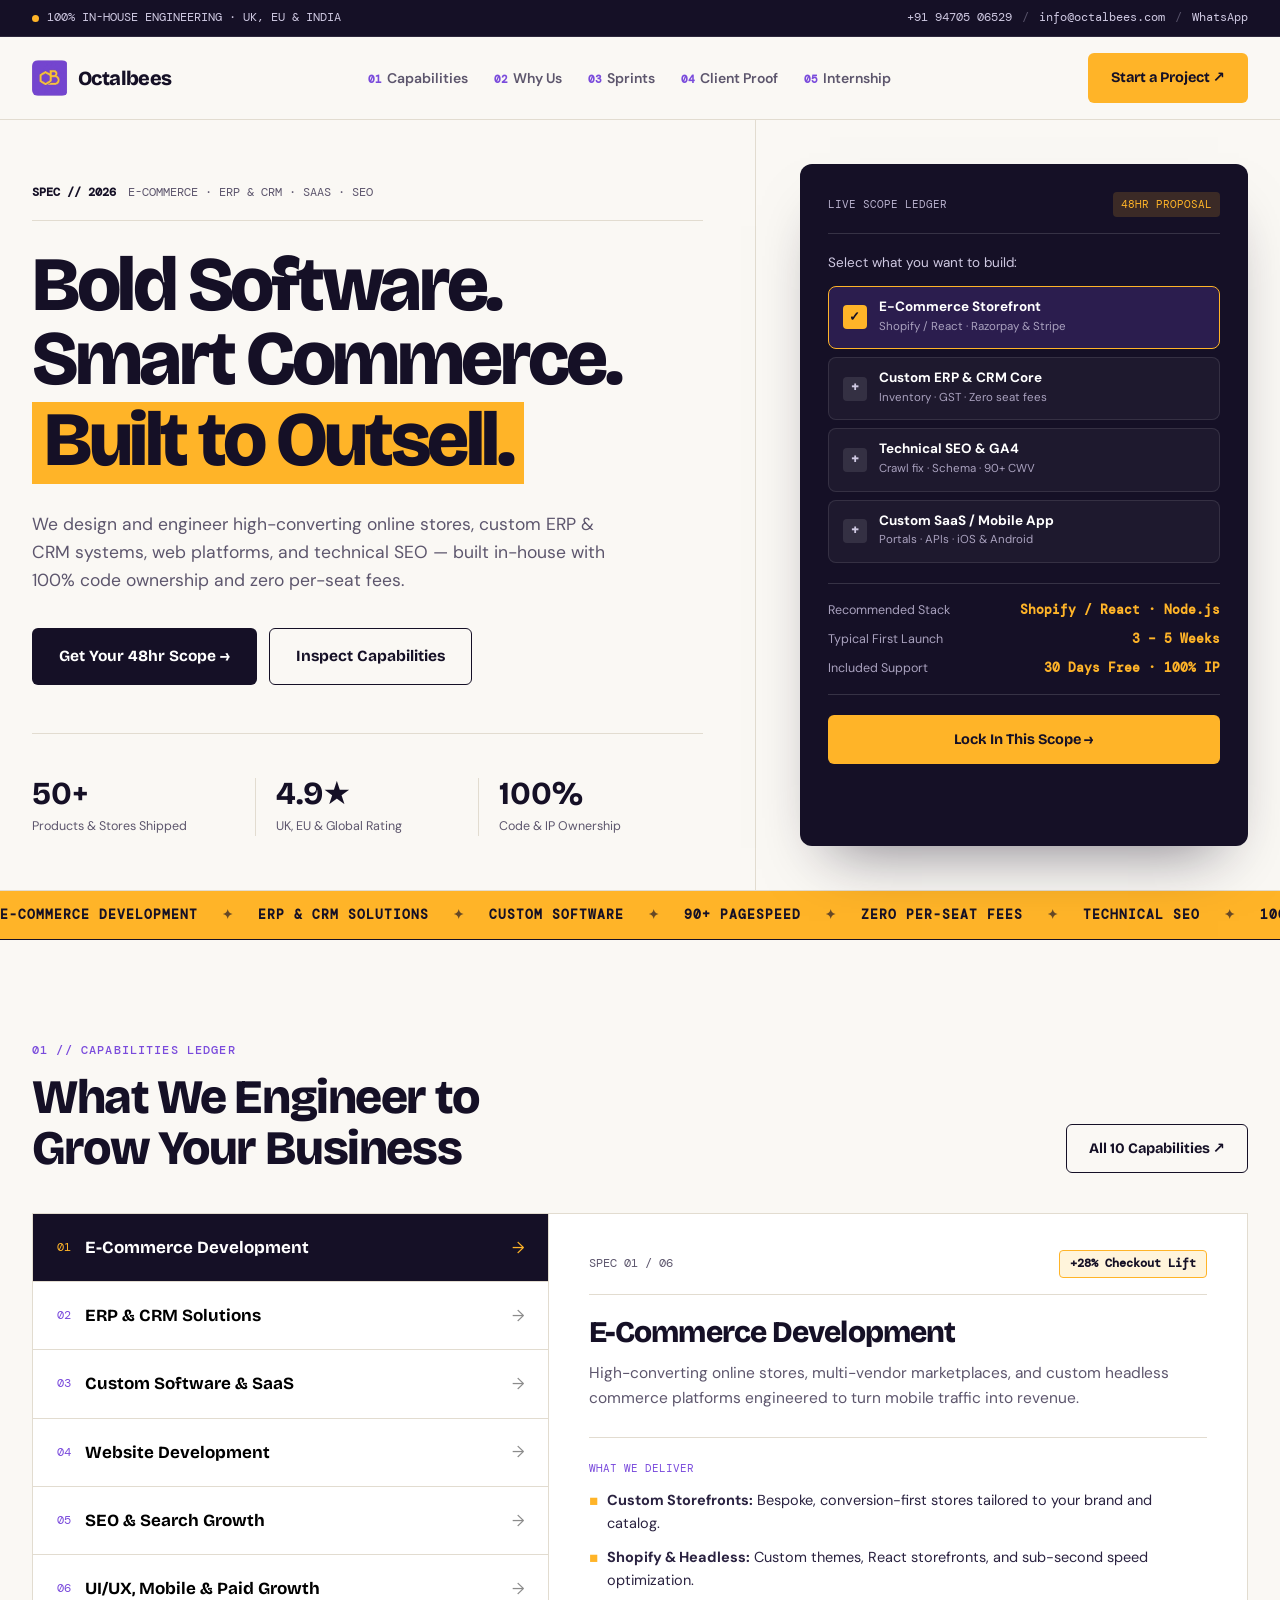
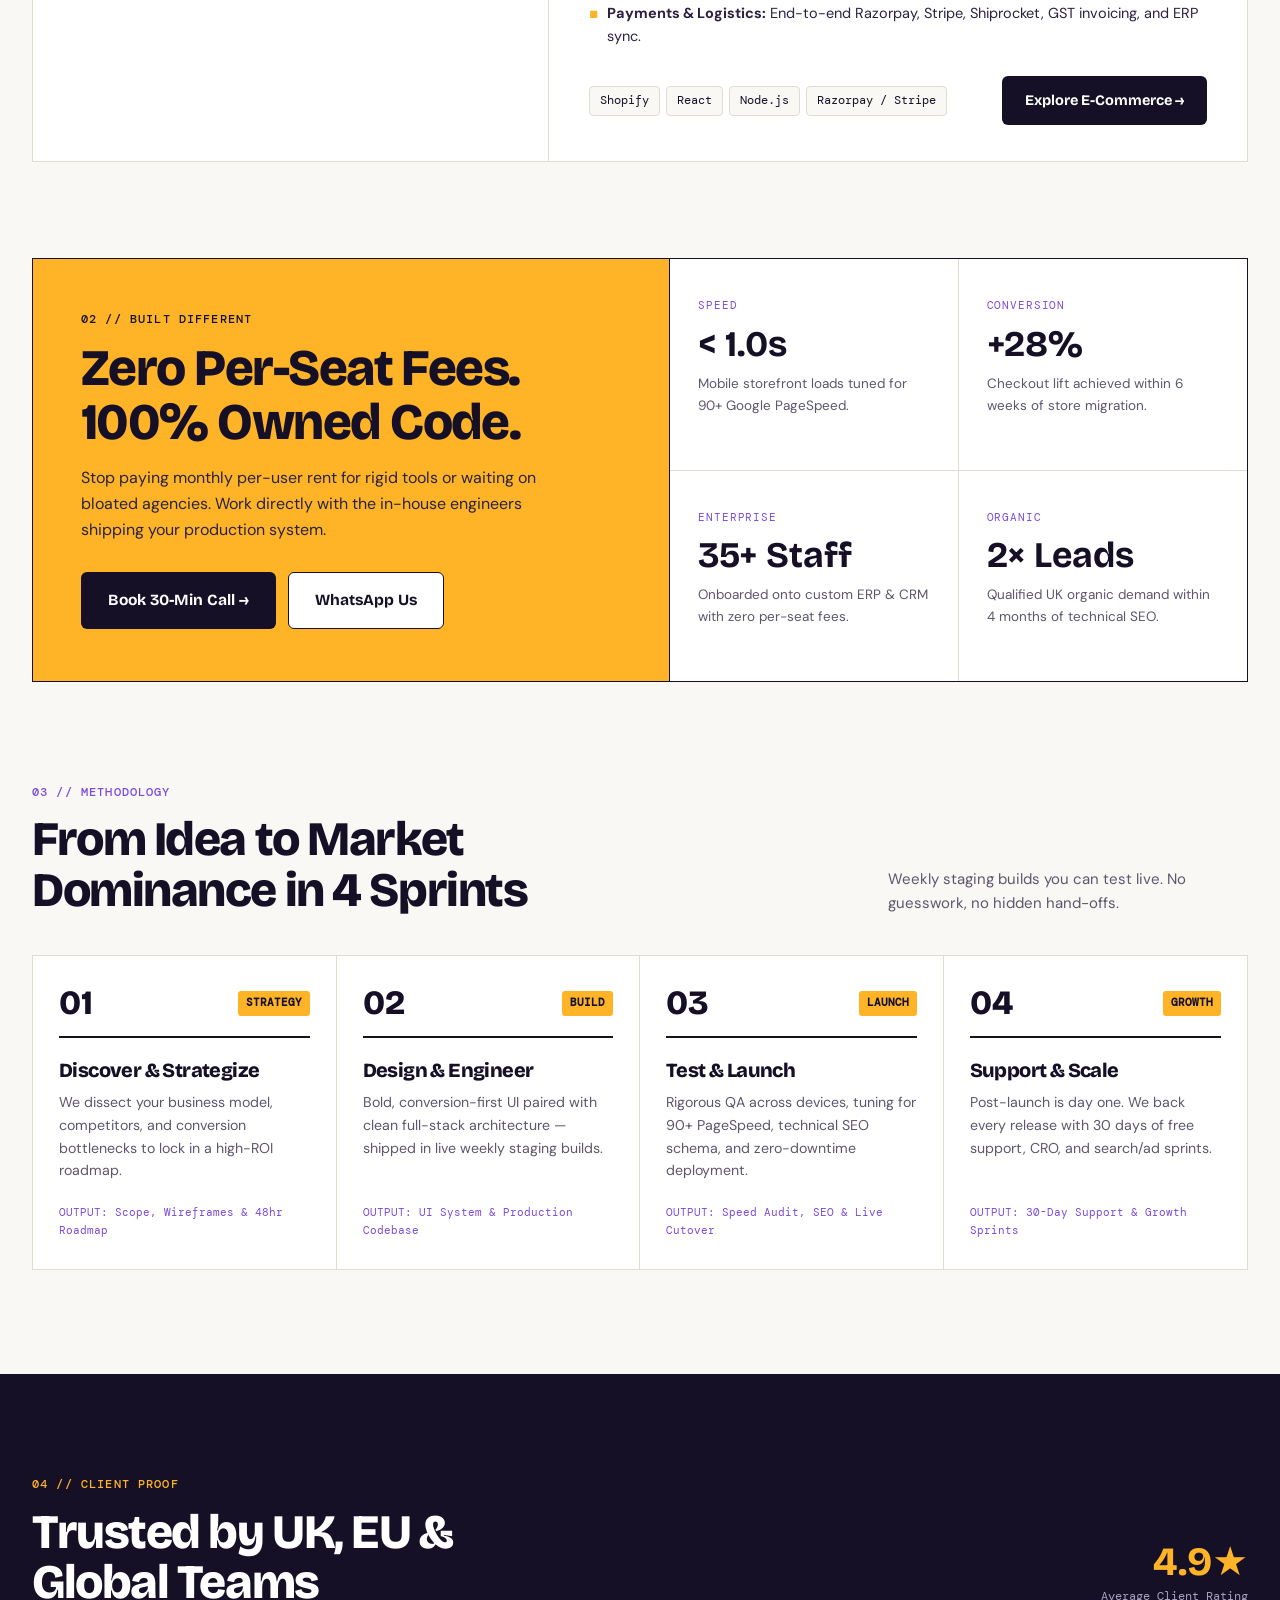
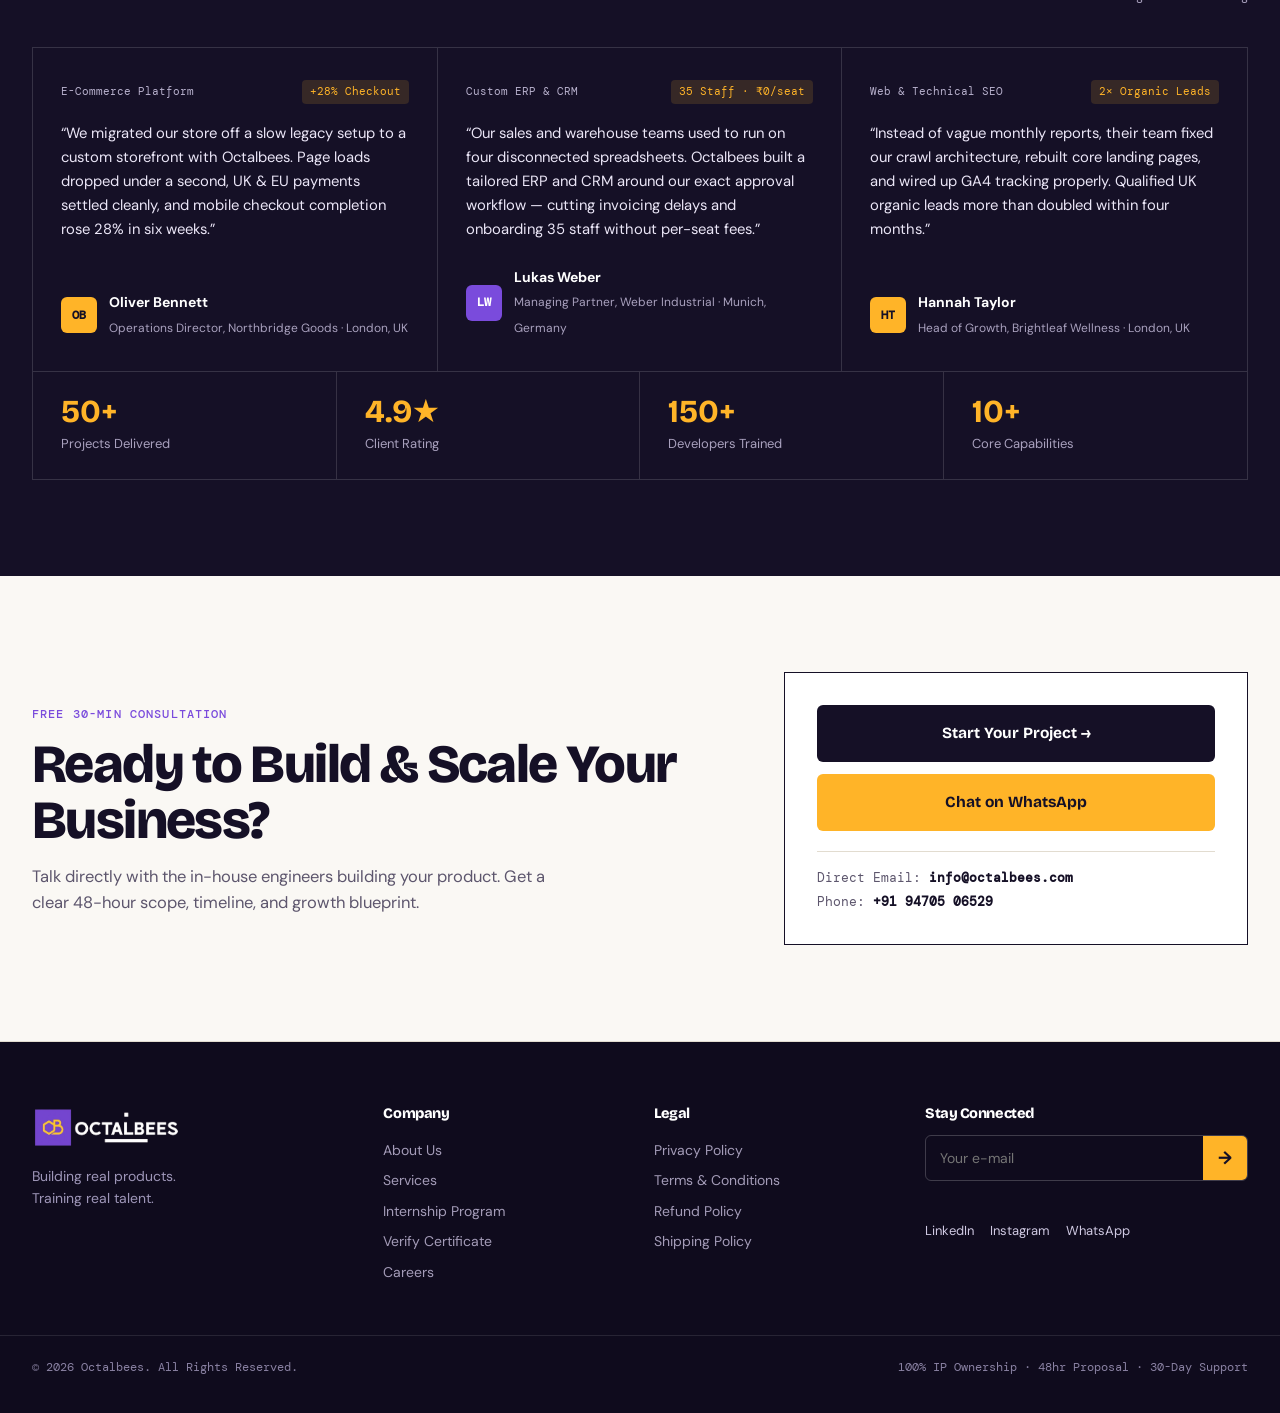
<file: design-6-honey-ledger/index.html>
<!doctype html>
<html lang="en">
<head>
<meta charset="utf-8">
<meta name="viewport" content="width=device-width,initial-scale=1">
<title>Octalbees — E-Commerce, ERP & CRM, Web Development, SEO & Design Experts</title>
<meta name="description" content="We design and engineer high-converting online stores, custom ERP & CRM systems, web platforms, and technical SEO — built in-house with 100% code ownership.">
<link rel="preconnect" href="https://fonts.googleapis.com">
<link rel="preconnect" href="https://fonts.gstatic.com" crossorigin>
<link href="https://fonts.googleapis.com/css2?family=Bricolage+Grotesque:opsz,wght@12..96,500;12..96,600;12..96,700;12..96,800&family=DM+Sans:opsz,wght@9..40,400;9..40,500;9..40,600;9..40,700&family=DM+Mono:wght@400;500&display=swap" rel="stylesheet">
<link rel="stylesheet" href="style.css">
</head>
<body>
  <div class="utility-bar">
    <div class="container utility-inner">
      <div class="utility-left">
        <span class="pulse-dot" aria-hidden="true"></span>
        <span>100% IN-HOUSE ENGINEERING · UK, EU &amp; INDIA</span>
      </div>
      <div class="utility-right">
        <a href="tel:+919470506529">+91 94705 06529</a>
        <span class="sep" aria-hidden="true">/</span>
        <a href="mailto:info@octalbees.com">info@octalbees.com</a>
        <span class="sep" aria-hidden="true">/</span>
        <a href="https://wa.me/919470506529" target="_blank" rel="noopener">WhatsApp</a>
      </div>
    </div>
  </div>

  <header class="site-header">
    <div class="container header-inner">
      <a class="brand" href="https://www.octalbees.com/" aria-label="Octalbees Home">
        <span class="brand-mark">
          <img src="logo.png" alt="" width="150" height="44" />
        </span>
        <span class="brand-word">Octalbees</span>
      </a>

      <nav id="main-nav" class="nav-links" aria-label="Main navigation">
        <a href="#capabilities"><span>01</span>Capabilities</a>
        <a href="#why"><span>02</span>Why Us</a>
        <a href="#sprints"><span>03</span>Sprints</a>
        <a href="#proof"><span>04</span>Client Proof</a>
        <a href="https://www.octalbees.com/internship"><span>05</span>Internship</a>
      </nav>

      <div class="header-cta">
        <a class="btn btn-amber" href="https://www.octalbees.com/contact-us">Start a Project ↗</a>
      </div>

      <button class="nav-toggle" type="button" aria-label="Toggle Menu" aria-expanded="false" aria-controls="main-nav">
        <span></span>
        <span></span>
      </button>
    </div>
  </header>

  <main>
    <section class="hero-ledger">
      <div class="container hero-grid">
        <div class="hero-left">
          <div class="ledger-stamp">
            <span>SPEC // 2026</span>
            <span>E-COMMERCE · ERP &amp; CRM · SAAS · SEO</span>
          </div>

          <h1>
            Bold Software.<br />
            Smart Commerce.<br />
            <span class="amber-mark">Built to Outsell.</span>
          </h1>

          <p class="hero-lede">
            We design and engineer high-converting online stores, custom ERP &amp; CRM systems, web platforms, and technical SEO — built in-house with 100% code ownership and zero per-seat fees.
          </p>

          <div class="hero-actions">
            <a class="btn btn-ink btn-lg" href="https://www.octalbees.com/contact-us">Get Your 48hr Scope →</a>
            <a class="btn btn-line btn-lg" href="#capabilities">Inspect Capabilities</a>
          </div>

          <div class="hero-kpi-bar">
            <div class="kpi-cell">
              <strong>50+</strong>
              <span>Products &amp; Stores Shipped</span>
            </div>
            <div class="kpi-cell">
              <strong>4.9★</strong>
              <span>UK, EU &amp; Global Rating</span>
            </div>
            <div class="kpi-cell">
              <strong>100%</strong>
              <span>Code &amp; IP Ownership</span>
            </div>
          </div>
        </div>

        <aside class="hero-right" aria-label="Interactive Project Scope Ledger">
          <div class="ledger-panel">
            <div class="lp-head">
              <span class="lp-code">LIVE SCOPE LEDGER</span>
              <span class="lp-badge">48HR PROPOSAL</span>
            </div>

            <p class="lp-prompt">Select what you want to build:</p>

            <div class="lp-selector" role="group" aria-label="Select project modules">
              <button class="lp-opt is-on" type="button" data-mod="ecommerce">
                <span class="opt-box" aria-hidden="true">✓</span>
                <span>
                  <strong>E-Commerce Storefront</strong>
                  <small>Shopify / React · Razorpay &amp; Stripe</small>
                </span>
              </button>

              <button class="lp-opt" type="button" data-mod="erp">
                <span class="opt-box" aria-hidden="true">+</span>
                <span>
                  <strong>Custom ERP &amp; CRM Core</strong>
                  <small>Inventory · GST · Zero seat fees</small>
                </span>
              </button>

              <button class="lp-opt" type="button" data-mod="seo">
                <span class="opt-box" aria-hidden="true">+</span>
                <span>
                  <strong>Technical SEO &amp; GA4</strong>
                  <small>Crawl fix · Schema · 90+ CWV</small>
                </span>
              </button>

              <button class="lp-opt" type="button" data-mod="saas">
                <span class="opt-box" aria-hidden="true">+</span>
                <span>
                  <strong>Custom SaaS / Mobile App</strong>
                  <small>Portals · APIs · iOS &amp; Android</small>
                </span>
              </button>
            </div>

            <div class="lp-summary">
              <div class="lp-row">
                <span>Recommended Stack</span>
                <strong id="lp-stack">Shopify / React · Node.js</strong>
              </div>
              <div class="lp-row">
                <span>Typical First Launch</span>
                <strong id="lp-time">3 – 5 Weeks</strong>
              </div>
              <div class="lp-row">
                <span>Included Support</span>
                <strong>30 Days Free · 100% IP</strong>
              </div>
            </div>

            <a class="btn btn-amber btn-block" href="https://www.octalbees.com/contact-us">
              Lock In This Scope →
            </a>
          </div>
        </aside>
      </div>
    </section>

    <div class="ticker-band" aria-hidden="true">
      <div class="ticker-track">
        <span>E-COMMERCE DEVELOPMENT</span><i>✦</i>
        <span>ERP &amp; CRM SOLUTIONS</span><i>✦</i>
        <span>CUSTOM SOFTWARE</span><i>✦</i>
        <span>90+ PAGESPEED</span><i>✦</i>
        <span>ZERO PER-SEAT FEES</span><i>✦</i>
        <span>TECHNICAL SEO</span><i>✦</i>
        <span>100% IP OWNERSHIP</span><i>✦</i>
        <span>E-COMMERCE DEVELOPMENT</span><i>✦</i>
        <span>ERP &amp; CRM SOLUTIONS</span><i>✦</i>
        <span>CUSTOM SOFTWARE</span><i>✦</i>
        <span>90+ PAGESPEED</span><i>✦</i>
        <span>ZERO PER-SEAT FEES</span><i>✦</i>
      </div>
    </div>

    <section class="section" id="capabilities">
      <div class="container">
        <div class="section-head">
          <div>
            <span class="mono-kicker">01 // CAPABILITIES LEDGER</span>
            <h2>What We Engineer to Grow Your Business</h2>
          </div>
          <a class="btn btn-line" href="https://www.octalbees.com/services">All 10 Capabilities ↗</a>
        </div>

        <div class="spec-ledger">
          <div class="spec-index" role="tablist" aria-label="Octalbees capabilities">
            <button class="spec-tab is-active" type="button" role="tab" aria-selected="true" data-spec="ecommerce">
              <span class="st-num">01</span>
              <span class="st-name">E-Commerce Development</span>
              <span class="st-arr" aria-hidden="true">→</span>
            </button>
            <button class="spec-tab" type="button" role="tab" aria-selected="false" data-spec="erp">
              <span class="st-num">02</span>
              <span class="st-name">ERP &amp; CRM Solutions</span>
              <span class="st-arr" aria-hidden="true">→</span>
            </button>
            <button class="spec-tab" type="button" role="tab" aria-selected="false" data-spec="software">
              <span class="st-num">03</span>
              <span class="st-name">Custom Software &amp; SaaS</span>
              <span class="st-arr" aria-hidden="true">→</span>
            </button>
            <button class="spec-tab" type="button" role="tab" aria-selected="false" data-spec="web">
              <span class="st-num">04</span>
              <span class="st-name">Website Development</span>
              <span class="st-arr" aria-hidden="true">→</span>
            </button>
            <button class="spec-tab" type="button" role="tab" aria-selected="false" data-spec="seo">
              <span class="st-num">05</span>
              <span class="st-name">SEO &amp; Search Growth</span>
              <span class="st-arr" aria-hidden="true">→</span>
            </button>
            <button class="spec-tab" type="button" role="tab" aria-selected="false" data-spec="growth">
              <span class="st-num">06</span>
              <span class="st-name">UI/UX, Mobile &amp; Paid Growth</span>
              <span class="st-arr" aria-hidden="true">→</span>
            </button>
          </div>

          <div class="spec-sheet">
            <div class="ss-top">
              <span class="ss-code" id="ss-code">SPEC 01 / 06</span>
              <span class="ss-metric" id="ss-metric">+28% Checkout Lift</span>
            </div>

            <h3 id="ss-title">E-Commerce Development</h3>
            <p class="ss-desc" id="ss-desc">High-converting online stores, multi-vendor marketplaces, and custom headless commerce platforms engineered to turn mobile traffic into revenue.</p>

            <div class="ss-deliverables">
              <span class="ss-sublabel">WHAT WE DELIVER</span>
              <ul id="ss-list">
                <li><strong>Custom Storefronts:</strong> Bespoke, conversion-first stores tailored to your brand and catalog.</li>
                <li><strong>Shopify &amp; Headless:</strong> Custom themes, React storefronts, and sub-second speed optimization.</li>
                <li><strong>Payments &amp; Logistics:</strong> End-to-end Razorpay, Stripe, Shiprocket, GST invoicing, and ERP sync.</li>
              </ul>
            </div>

            <div class="ss-foot">
              <div class="ss-tags" id="ss-tags">
                <span>Shopify</span><span>React</span><span>Node.js</span><span>Razorpay / Stripe</span>
              </div>
              <a class="btn btn-ink" id="ss-link" href="https://www.octalbees.com/services/ecommerce">Explore E-Commerce →</a>
            </div>
          </div>
        </div>
      </div>
    </section>

    <section class="section" id="why">
      <div class="container">
        <div class="honey-block">
          <div class="hb-left">
            <span class="mono-kicker dark">02 // BUILT DIFFERENT</span>
            <h2>Zero Per-Seat Fees.<br />100% Owned Code.</h2>
            <p>Stop paying monthly per-user rent for rigid tools or waiting on bloated agencies. Work directly with the in-house engineers shipping your production system.</p>
            <div class="hb-actions">
              <a class="btn btn-ink btn-lg" href="https://www.octalbees.com/contact-us">Book 30-Min Call →</a>
              <a class="btn btn-white-ink btn-lg" href="https://wa.me/919470506529" target="_blank" rel="noopener">WhatsApp Us</a>
            </div>
          </div>

          <div class="hb-metrics">
            <div class="hb-cell">
              <span class="hb-tag">SPEED</span>
              <strong>&lt; 1.0s</strong>
              <p>Mobile storefront loads tuned for 90+ Google PageSpeed.</p>
            </div>
            <div class="hb-cell">
              <span class="hb-tag">CONVERSION</span>
              <strong>+28%</strong>
              <p>Checkout lift achieved within 6 weeks of store migration.</p>
            </div>
            <div class="hb-cell">
              <span class="hb-tag">ENTERPRISE</span>
              <strong>35+ Staff</strong>
              <p>Onboarded onto custom ERP &amp; CRM with zero per-seat fees.</p>
            </div>
            <div class="hb-cell">
              <span class="hb-tag">ORGANIC</span>
              <strong>2× Leads</strong>
              <p>Qualified UK organic demand within 4 months of technical SEO.</p>
            </div>
          </div>
        </div>
      </div>
    </section>

    <section class="section" id="sprints">
      <div class="container">
        <div class="section-head">
          <div>
            <span class="mono-kicker">03 // METHODOLOGY</span>
            <h2>From Idea to Market Dominance in 4 Sprints</h2>
          </div>
          <p class="head-note">Weekly staging builds you can test live. No guesswork, no hidden hand-offs.</p>
        </div>

        <ol class="sprint-board">
          <li class="sprint-col">
            <div class="sc-top">
              <span class="sc-num">01</span>
              <span class="sc-phase">STRATEGY</span>
            </div>
            <h3>Discover &amp; Strategize</h3>
            <p>We dissect your business model, competitors, and conversion bottlenecks to lock in a high-ROI roadmap.</p>
            <div class="sc-out">OUTPUT: Scope, Wireframes &amp; 48hr Roadmap</div>
          </li>

          <li class="sprint-col">
            <div class="sc-top">
              <span class="sc-num">02</span>
              <span class="sc-phase">BUILD</span>
            </div>
            <h3>Design &amp; Engineer</h3>
            <p>Bold, conversion-first UI paired with clean full-stack architecture — shipped in live weekly staging builds.</p>
            <div class="sc-out">OUTPUT: UI System &amp; Production Codebase</div>
          </li>

          <li class="sprint-col">
            <div class="sc-top">
              <span class="sc-num">03</span>
              <span class="sc-phase">LAUNCH</span>
            </div>
            <h3>Test &amp; Launch</h3>
            <p>Rigorous QA across devices, tuning for 90+ PageSpeed, technical SEO schema, and zero-downtime deployment.</p>
            <div class="sc-out">OUTPUT: Speed Audit, SEO &amp; Live Cutover</div>
          </li>

          <li class="sprint-col">
            <div class="sc-top">
              <span class="sc-num">04</span>
              <span class="sc-phase">GROWTH</span>
            </div>
            <h3>Support &amp; Scale</h3>
            <p>Post-launch is day one. We back every release with 30 days of free support, CRO, and search/ad sprints.</p>
            <div class="sc-out">OUTPUT: 30-Day Support &amp; Growth Sprints</div>
          </li>
        </ol>
      </div>
    </section>

    <section class="proof-band" id="proof">
      <div class="container">
        <div class="section-head light">
          <div>
            <span class="mono-kicker amber">04 // CLIENT PROOF</span>
            <h2>Trusted by UK, EU &amp; Global Teams</h2>
          </div>
          <div class="proof-score">
            <strong>4.9★</strong>
            <span>Average Client Rating</span>
          </div>
        </div>

        <div class="proof-grid">
          <article class="proof-card">
            <div class="pc-head">
              <span class="pc-tag">E-Commerce Platform</span>
              <span class="pc-win">+28% Checkout</span>
            </div>
            <blockquote>“We migrated our store off a slow legacy setup to a custom storefront with Octalbees. Page loads dropped under a second, UK &amp; EU payments settled cleanly, and mobile checkout completion rose 28% in six weeks.”</blockquote>
            <footer>
              <span class="pc-av">OB</span>
              <div>
                <strong>Oliver Bennett</strong>
                <small>Operations Director, Northbridge Goods · London, UK</small>
              </div>
            </footer>
          </article>

          <article class="proof-card">
            <div class="pc-head">
              <span class="pc-tag">Custom ERP &amp; CRM</span>
              <span class="pc-win">35 Staff · ₹0/seat</span>
            </div>
            <blockquote>“Our sales and warehouse teams used to run on four disconnected spreadsheets. Octalbees built a tailored ERP and CRM around our exact approval workflow — cutting invoicing delays and onboarding 35 staff without per-seat fees.”</blockquote>
            <footer>
              <span class="pc-av violet">LW</span>
              <div>
                <strong>Lukas Weber</strong>
                <small>Managing Partner, Weber Industrial · Munich, Germany</small>
              </div>
            </footer>
          </article>

          <article class="proof-card">
            <div class="pc-head">
              <span class="pc-tag">Web &amp; Technical SEO</span>
              <span class="pc-win">2× Organic Leads</span>
            </div>
            <blockquote>“Instead of vague monthly reports, their team fixed our crawl architecture, rebuilt core landing pages, and wired up GA4 tracking properly. Qualified UK organic leads more than doubled within four months.”</blockquote>
            <footer>
              <span class="pc-av">HT</span>
              <div>
                <strong>Hannah Taylor</strong>
                <small>Head of Growth, Brightleaf Wellness · London, UK</small>
              </div>
            </footer>
          </article>
        </div>

        <div class="impact-strip">
          <div><strong>50+</strong><span>Projects Delivered</span></div>
          <div><strong>4.9★</strong><span>Client Rating</span></div>
          <div><strong>150+</strong><span>Developers Trained</span></div>
          <div><strong>10+</strong><span>Core Capabilities</span></div>
        </div>
      </div>
    </section>

    <section class="cta-ledger">
      <div class="container cta-grid">
        <div>
          <span class="mono-kicker">FREE 30-MIN CONSULTATION</span>
          <h2>Ready to Build &amp; Scale Your Business?</h2>
          <p>Talk directly with the in-house engineers building your product. Get a clear 48-hour scope, timeline, and growth blueprint.</p>
        </div>

        <div class="cta-card">
          <a class="btn btn-ink btn-lg btn-block" href="https://www.octalbees.com/contact-us">Start Your Project →</a>
          <a class="btn btn-amber btn-lg btn-block" href="https://wa.me/919470506529" target="_blank" rel="noopener">Chat on WhatsApp</a>
          <div class="cta-direct">
            <span>Direct Email: <a href="mailto:info@octalbees.com">info@octalbees.com</a></span>
            <span>Phone: <a href="tel:+919470506529">+91 94705 06529</a></span>
          </div>
        </div>
      </div>
    </section>
  </main>

  <footer class="site-footer">
    <div class="container footer-grid">
      <div>
        <a href="https://www.octalbees.com/" aria-label="Octalbees Home">
          <img src="logo.png" alt="Octalbees" width="148" height="43" />
        </a>
        <p class="footer-motto">Building real products.<br />Training real talent.</p>
      </div>

      <nav class="footer-col" aria-label="Company">
        <h4>Company</h4>
        <a href="https://www.octalbees.com/about-us">About Us</a>
        <a href="https://www.octalbees.com/services">Services</a>
        <a href="https://www.octalbees.com/internship">Internship Program</a>
        <a href="https://www.octalbees.com/verify">Verify Certificate</a>
        <a href="https://www.octalbees.com/careers">Careers</a>
      </nav>

      <nav class="footer-col" aria-label="Legal">
        <h4>Legal</h4>
        <a href="https://www.octalbees.com/privacy-policy">Privacy Policy</a>
        <a href="https://www.octalbees.com/terms-and-conditions">Terms &amp; Conditions</a>
        <a href="https://www.octalbees.com/cancellation-and-refund-policy">Refund Policy</a>
        <a href="https://www.octalbees.com/shipping-policy">Shipping Policy</a>
      </nav>

      <div>
        <h4>Stay Connected</h4>
        <form class="newsletter" id="newsletter-form">
          <label class="sr-only" for="nl-email">Email</label>
          <input id="nl-email" type="email" placeholder="Your e-mail" required />
          <button type="submit" aria-label="Subscribe">→</button>
        </form>
        <p class="nl-status" id="nl-status" aria-live="polite"></p>
        <div class="footer-social">
          <a href="https://www.linkedin.com/company/octalbees" target="_blank" rel="noopener">LinkedIn</a>
          <a href="https://instagram.com/octalbees_" target="_blank" rel="noopener">Instagram</a>
          <a href="https://wa.me/919470506529" target="_blank" rel="noopener">WhatsApp</a>
        </div>
      </div>
    </div>

    <div class="container footer-bottom">
      <span>© 2026 Octalbees. All Rights Reserved.</span>
      <span>100% IP Ownership · 48hr Proposal · 30-Day Support</span>
    </div>
  </footer>

  <script src="script.js"></script>
</body>
</html>
</file>
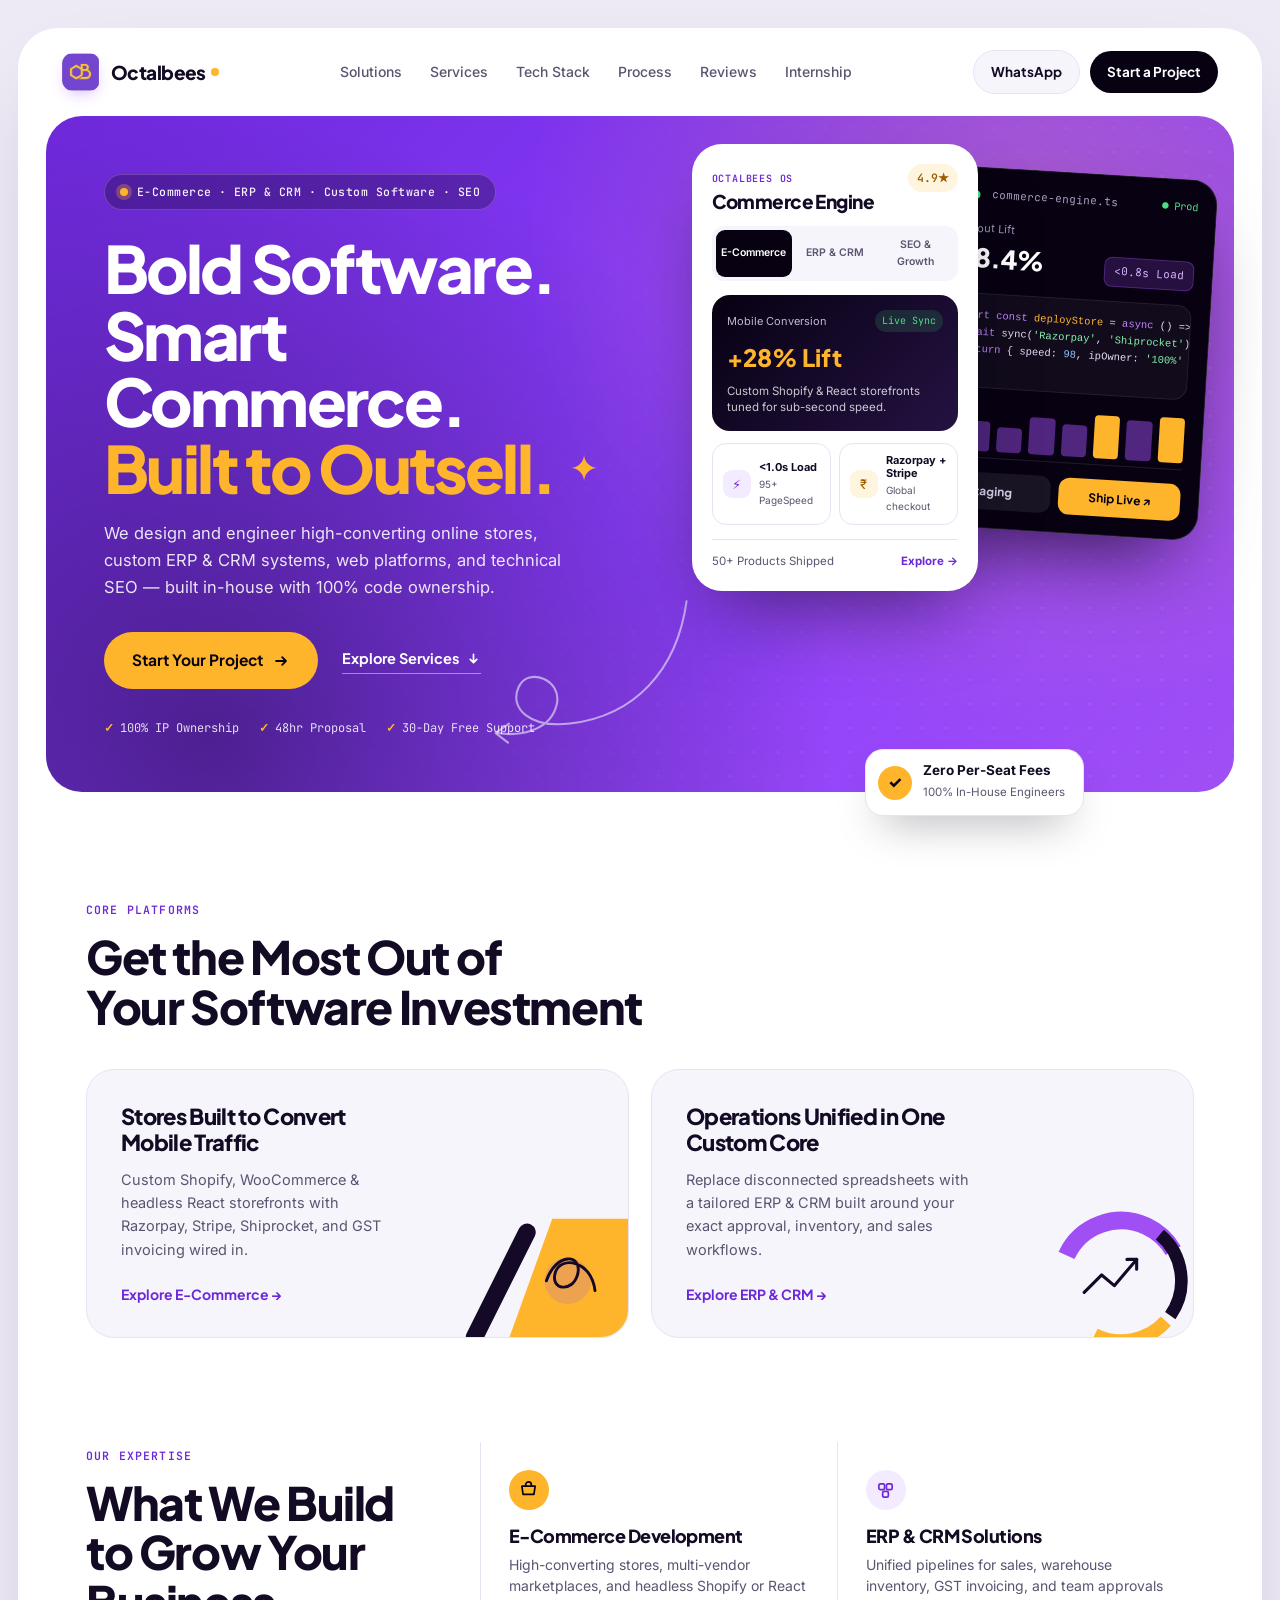
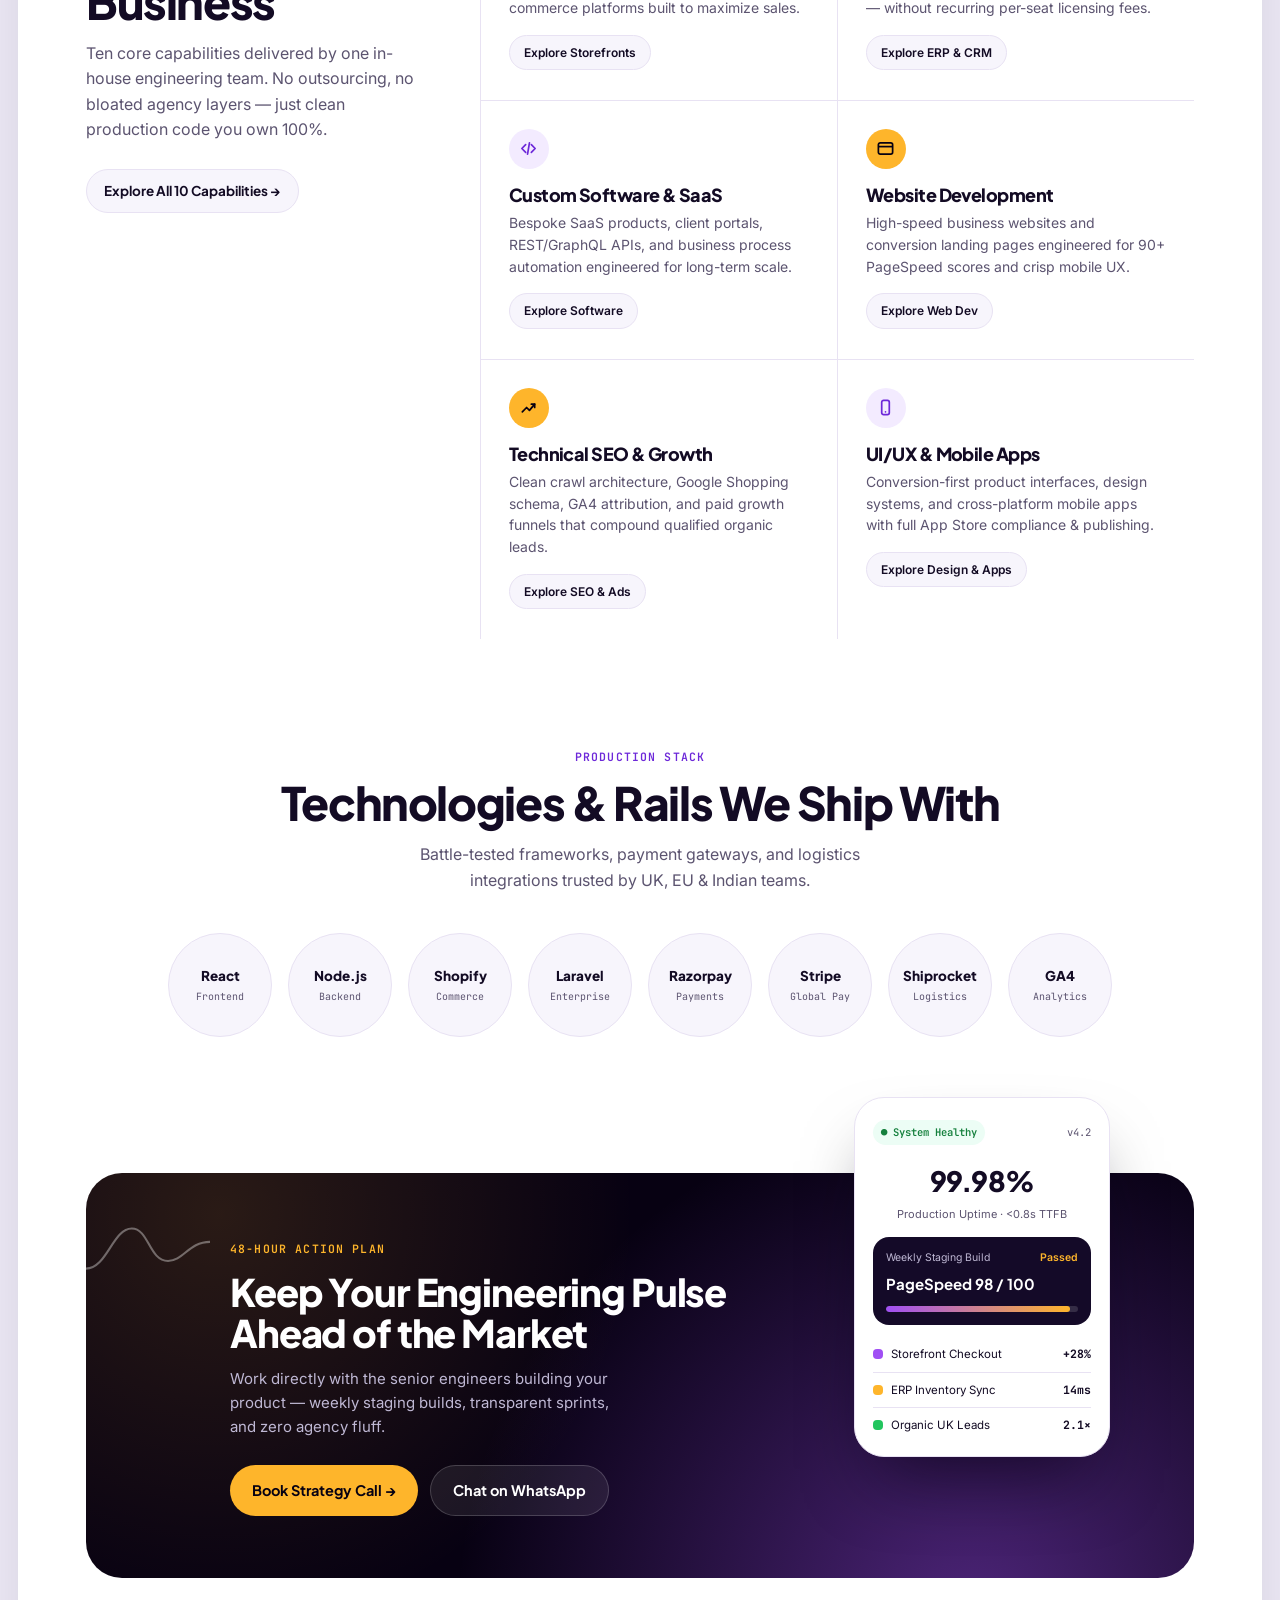
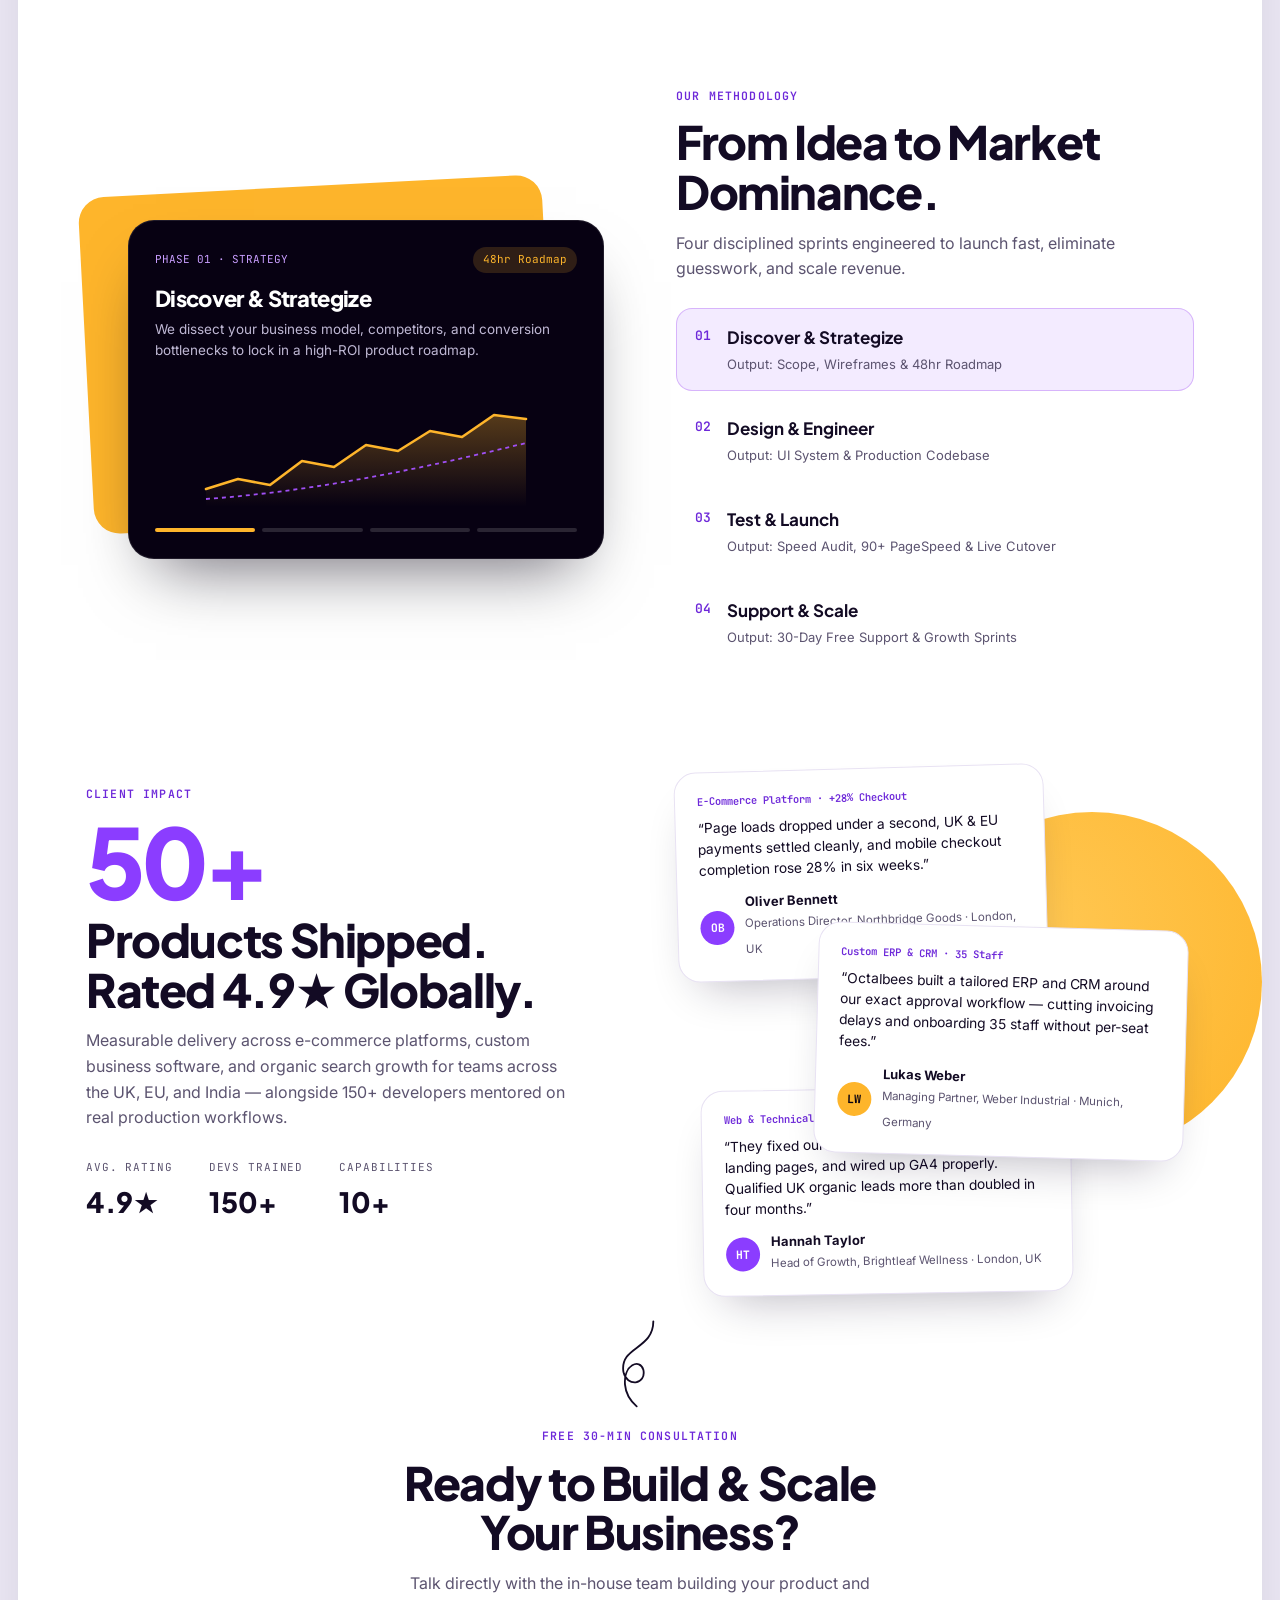
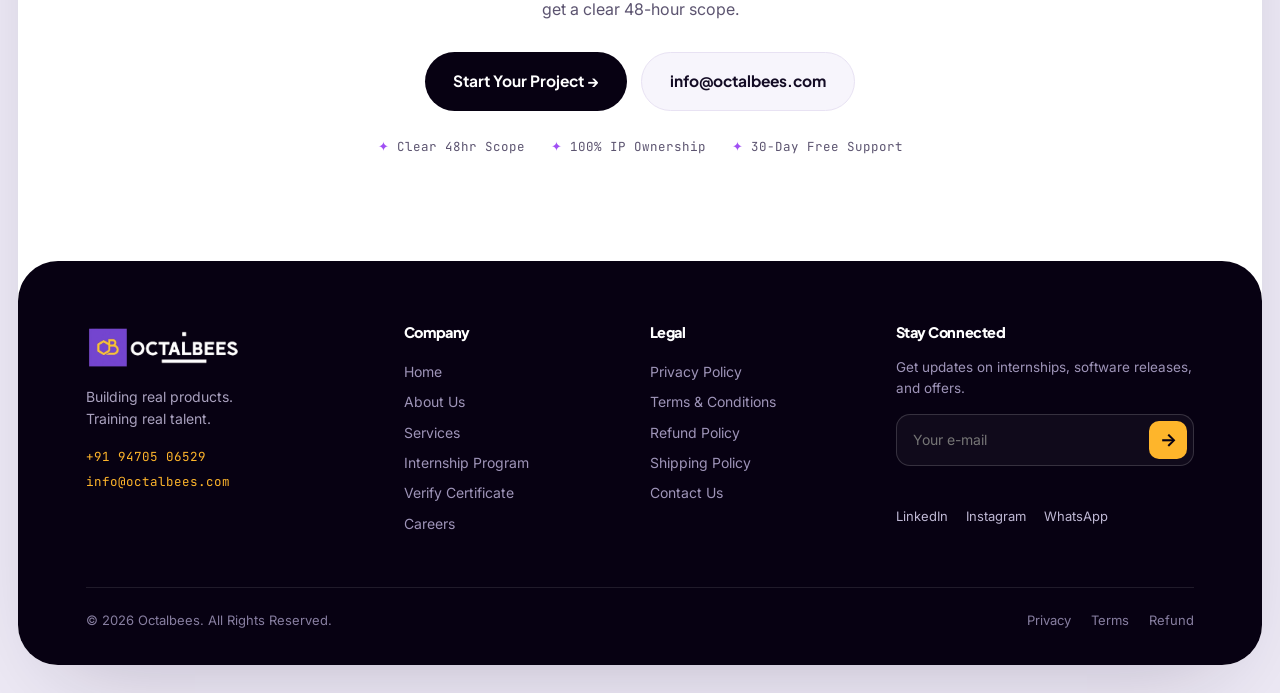
<file: design-7-octal-studio/index.html>
<!DOCTYPE html>
<html lang="en">
<head>
  <meta charset="UTF-8" />
  <meta name="viewport" content="width=device-width, initial-scale=1.0" />
  <title>Octalbees — E-Commerce, ERP &amp; CRM, Custom Software &amp; SEO Experts</title>
  <meta name="description" content="We design and engineer high-converting online stores, custom ERP & CRM systems, web platforms, and technical SEO — built in-house with 100% code ownership." />
  <link rel="preconnect" href="https://fonts.googleapis.com" />
  <link rel="preconnect" href="https://fonts.gstatic.com" crossorigin />
  <link href="https://fonts.googleapis.com/css2?family=Inter:wght@400;500;600;700&family=JetBrains+Mono:wght@400;500;600&family=Plus+Jakarta+Sans:wght@600;700;800&display=swap" rel="stylesheet" />
  <link rel="stylesheet" href="style.css" />
</head>
<body>
  <div class="page-shell">
    <!-- Top Utility / Header -->
    <header class="site-header">
      <a class="brand" href="https://www.octalbees.com/" aria-label="Octalbees Home">
        <span class="brand-badge">
          <img src="logo.png" alt="" width="150" height="44" />
        </span>
        <span class="brand-name">Octalbees<span class="brand-dot" aria-hidden="true"></span></span>
      </a>

      <nav id="primary-nav" class="nav-links" aria-label="Primary navigation">
        <a href="#pillars">Solutions</a>
        <a href="#services">Services</a>
        <a href="#stack">Tech Stack</a>
        <a href="#process">Process</a>
        <a href="#reviews">Reviews</a>
        <a href="https://www.octalbees.com/internship">Internship</a>
      </nav>

      <div class="header-actions">
        <a class="btn btn-ghost btn-sm" href="https://wa.me/919470506529" target="_blank" rel="noopener">WhatsApp</a>
        <a class="btn btn-dark btn-sm" href="https://www.octalbees.com/contact-us">Start a Project</a>
      </div>

      <button class="menu-toggle" type="button" aria-label="Toggle navigation" aria-expanded="false" aria-controls="primary-nav">
        <span></span>
        <span></span>
      </button>
    </header>

    <main>
      <!-- HERO BANNER (Reference-inspired bold rounded canvas with floating software mockups) -->
      <section class="hero-wrap">
        <div class="hero-card">
          <div class="hero-copy">
            <div class="hero-pill">
              <span class="live-dot" aria-hidden="true"></span>
              <span>E-Commerce · ERP &amp; CRM · Custom Software · SEO</span>
            </div>

            <h1>
              Bold Software.<br />
              Smart Commerce.<br />
              <span class="hero-highlight">Built to Outsell.</span>
              <span class="hero-sparkle" aria-hidden="true">✦</span>
            </h1>

            <p class="hero-lede">
              We design and engineer high-converting online stores, custom ERP &amp; CRM systems, web platforms, and technical SEO — built in-house with 100% code ownership.
            </p>

            <div class="hero-cta-row">
              <a class="btn btn-amber btn-lg" href="https://www.octalbees.com/contact-us">
                <span>Start Your Project</span>
                <svg class="icon-arrow" viewBox="0 0 20 20" fill="none" aria-hidden="true"><path d="M4.5 10h11m0 0-4.2-4.2M15.5 10l-4.2 4.2" stroke="currentColor" stroke-width="2" stroke-linecap="round" stroke-linejoin="round"/></svg>
              </a>
              <a class="hero-link" href="#services">
                <span>Explore Services</span>
                <svg viewBox="0 0 16 16" fill="none" aria-hidden="true"><path d="M8 3.5v9m0 0 3.5-3.5M8 12.5 4.5 9" stroke="currentColor" stroke-width="1.8" stroke-linecap="round" stroke-linejoin="round"/></svg>
              </a>
            </div>

            <ul class="hero-trust" aria-label="Key guarantees">
              <li><span class="check-dot" aria-hidden="true">✓</span> 100% IP Ownership</li>
              <li><span class="check-dot" aria-hidden="true">✓</span> 48hr Proposal</li>
              <li><span class="check-dot" aria-hidden="true">✓</span> 30-Day Free Support</li>
            </ul>

            <!-- Playful curved arrow referencing the layout DNA -->
            <svg class="hero-arrow-doodle" viewBox="0 0 220 170" fill="none" aria-hidden="true">
              <path d="M208 14C198 86 154 134 86 142C44 147 22 126 32 104C42 82 78 96 72 122C66 148 36 156 10 152" stroke="currentColor" stroke-width="2.2" stroke-linecap="round"/>
              <path d="M22 142L8 152L21 162" stroke="currentColor" stroke-width="2.2" stroke-linecap="round" stroke-linejoin="round"/>
            </svg>
          </div>

          <!-- Floating Software Product Stage -->
          <div class="hero-stage">
            <!-- Back-right Dark IDE / Telemetry Window -->
            <div class="window-dark" aria-hidden="true">
              <div class="win-bar">
                <div class="win-dots"><i></i><i></i><i></i></div>
                <span class="win-file" id="ide-filename">commerce-engine.ts</span>
                <span class="win-status">● Prod</span>
              </div>
              <div class="ide-metrics">
                <div>
                  <span class="ide-label" id="ide-metric-label">Checkout Lift</span>
                  <strong class="ide-value" id="ide-metric-val">+28.4%</strong>
                </div>
                <div class="ide-badge" id="ide-metric-badge">&lt;0.8s Load</div>
              </div>
              <pre class="code-preview" id="ide-code"><code><span class="c-k">export const</span> <span class="c-fn">deployStore</span> = <span class="c-k">async</span> () =&gt; {
  <span class="c-k">await</span> sync(<span class="c-s">'Razorpay'</span>, <span class="c-s">'Shiprocket'</span>);
  <span class="c-k">return</span> { speed: <span class="c-n">98</span>, ipOwner: <span class="c-s">'100%'</span> };
};</code></pre>
              <div class="ide-bars" aria-hidden="true">
                <span style="--h:42%"></span>
                <span style="--h:64%"></span>
                <span style="--h:52%"></span>
                <span style="--h:78%"></span>
                <span style="--h:68%"></span>
                <span style="--h:92%" class="hi"></span>
                <span style="--h:84%"></span>
                <span style="--h:96%" class="hi"></span>
              </div>
              <div class="ide-footer">
                <span class="ide-btn muted">Staging</span>
                <span class="ide-btn amber">Ship Live ↗</span>
              </div>
            </div>

            <!-- Front-left Crisp White Software Dashboard Card -->
            <div class="window-light">
              <div class="wl-head">
                <div>
                  <span class="wl-eyebrow">OCTALBEES OS</span>
                  <h2 class="wl-title" id="mock-title">Commerce Engine</h2>
                </div>
                <span class="wl-rating">4.9★</span>
              </div>

              <!-- Interactive Mode Switcher -->
              <div class="wl-tabs" role="tablist" aria-label="Preview Octalbees platforms">
                <button class="wl-tab is-active" type="button" role="tab" aria-selected="true" data-mode="commerce">E-Commerce</button>
                <button class="wl-tab" type="button" role="tab" aria-selected="false" data-mode="erp">ERP &amp; CRM</button>
                <button class="wl-tab" type="button" role="tab" aria-selected="false" data-mode="seo">SEO &amp; Growth</button>
              </div>

              <div class="wl-banner">
                <div class="wl-banner-top">
                  <span id="mock-kpi-label">Mobile Conversion</span>
                  <span class="wl-chip" id="mock-kpi-chip">Live Sync</span>
                </div>
                <div class="wl-banner-val" id="mock-kpi-val">+28% Lift</div>
                <p class="wl-banner-sub" id="mock-kpi-sub">Custom Shopify &amp; React storefronts tuned for sub-second speed.</p>
              </div>

              <div class="wl-modules" id="mock-modules">
                <div class="wl-mod">
                  <span class="mod-ic violet">⚡</span>
                  <div>
                    <strong>&lt;1.0s Load</strong>
                    <small>95+ PageSpeed</small>
                  </div>
                </div>
                <div class="wl-mod">
                  <span class="mod-ic amber">₹</span>
                  <div>
                    <strong>Razorpay + Stripe</strong>
                    <small>Global checkout</small>
                  </div>
                </div>
              </div>

              <div class="wl-foot">
                <span>50+ Products Shipped</span>
                <a href="#services" class="wl-link">Explore →</a>
              </div>
            </div>

            <!-- Floating Toast Badge -->
            <div class="hero-toast">
              <span class="toast-icon" aria-hidden="true">✓</span>
              <div>
                <strong>Zero Per-Seat Fees</strong>
                <small>100% In-House Engineers</small>
              </div>
            </div>
          </div>
        </div>
      </section>

      <!-- SECTION 2: TWO LARGE BENTO FEATURE CARDS -->
      <section class="section" id="pillars">
        <div class="section-head">
          <span class="eyebrow">CORE PLATFORMS</span>
          <h2 class="section-title">Get the Most Out of<br />Your Software Investment</h2>
        </div>

        <div class="bento-two">
          <a class="bento-card" href="https://www.octalbees.com/services/ecommerce">
            <div class="bento-copy">
              <h3>Stores Built to Convert Mobile Traffic</h3>
              <p>Custom Shopify, WooCommerce &amp; headless React storefronts with Razorpay, Stripe, Shiprocket, and GST invoicing wired in.</p>
              <span class="card-link">Explore E-Commerce <span aria-hidden="true">→</span></span>
            </div>
            <svg class="bento-art" viewBox="0 0 210 170" fill="none" aria-hidden="true">
              <path d="M88 170L132 48H210V170H88Z" fill="#FEB52B"/>
              <path d="M52 170L106 62" stroke="#140A28" stroke-width="18" stroke-linecap="round"/>
              <circle cx="148" cy="112" r="24" fill="#A04FF4" fill-opacity="0.18"/>
              <path d="M126 112C136 82 164 84 158 106C153 124 130 122 135 104C140 86 172 90 176 122" stroke="#140A28" stroke-width="3" stroke-linecap="round"/>
            </svg>
          </a>

          <a class="bento-card" href="https://www.octalbees.com/services/erp-crm">
            <div class="bento-copy">
              <h3>Operations Unified in One Custom Core</h3>
              <p>Replace disconnected spreadsheets with a tailored ERP &amp; CRM built around your exact approval, inventory, and sales workflows.</p>
              <span class="card-link">Explore ERP &amp; CRM <span aria-hidden="true">→</span></span>
            </div>
            <svg class="bento-art" viewBox="0 0 210 170" fill="none" aria-hidden="true">
              <circle cx="136" cy="112" r="62" stroke="#A04FF4" stroke-width="18" stroke-dasharray="135 400" transform="rotate(-155 136 112)"/>
              <circle cx="136" cy="112" r="62" stroke="#140A28" stroke-width="13" stroke-dasharray="92 400" transform="rotate(-50 136 112)"/>
              <circle cx="136" cy="112" r="62" stroke="#FEB52B" stroke-width="14" stroke-dasharray="80 400" transform="rotate(42 136 112)"/>
              <path d="M98 124L116 106L129 117L152 90" stroke="#140A28" stroke-width="3.2" stroke-linecap="round" stroke-linejoin="round"/>
              <path d="M142 90H152V100" stroke="#140A28" stroke-width="3.2" stroke-linecap="round" stroke-linejoin="round"/>
            </svg>
          </a>
        </div>
      </section>

      <!-- SECTION 3: SPLIT ADVANTAGES / SERVICES GRID (Matches Reference "Advantages" Layout) -->
      <section class="section services-layout" id="services">
        <div class="services-intro">
          <span class="eyebrow">OUR EXPERTISE</span>
          <h2 class="section-title">What We Build to Grow Your Business</h2>
          <p class="section-sub">
            Ten core capabilities delivered by one in-house engineering team. No outsourcing, no bloated agency layers — just clean production code you own 100%.
          </p>
          <a class="btn btn-soft btn-sm" href="https://www.octalbees.com/services">Explore All 10 Capabilities →</a>
        </div>

        <div class="services-grid">
          <article class="service-item">
            <span class="svc-icon amber" aria-hidden="true">
              <svg viewBox="0 0 20 20" fill="none"><path d="M3 5.5h14l-1.3 8.5H4.3L3 5.5Z" stroke="currentColor" stroke-width="1.8" stroke-linejoin="round"/><path d="M7 5.5V4a3 3 0 0 1 6 0v1.5" stroke="currentColor" stroke-width="1.8"/></svg>
            </span>
            <h3>E-Commerce Development</h3>
            <p>High-converting stores, multi-vendor marketplaces, and headless Shopify or React commerce platforms built to maximize sales.</p>
            <a class="svc-pill" href="https://www.octalbees.com/services/ecommerce">Explore Storefronts</a>
          </article>

          <article class="service-item">
            <span class="svc-icon violet" aria-hidden="true">
              <svg viewBox="0 0 20 20" fill="none"><rect x="3" y="3" width="6" height="6" rx="1.5" stroke="currentColor" stroke-width="1.8"/><rect x="11" y="3" width="6" height="6" rx="1.5" stroke="currentColor" stroke-width="1.8"/><rect x="7" y="11" width="6" height="6" rx="1.5" stroke="currentColor" stroke-width="1.8"/></svg>
            </span>
            <h3>ERP &amp; CRM Solutions</h3>
            <p>Unified pipelines for sales, warehouse inventory, GST invoicing, and team approvals — without recurring per-seat licensing fees.</p>
            <a class="svc-pill" href="https://www.octalbees.com/services/erp-crm">Explore ERP &amp; CRM</a>
          </article>

          <article class="service-item">
            <span class="svc-icon violet" aria-hidden="true">
              <svg viewBox="0 0 20 20" fill="none"><path d="m7 6-4 4 4 4M13 6l4 4-4 4M11 4l-2 12" stroke="currentColor" stroke-width="1.8" stroke-linecap="round" stroke-linejoin="round"/></svg>
            </span>
            <h3>Custom Software &amp; SaaS</h3>
            <p>Bespoke SaaS products, client portals, REST/GraphQL APIs, and business process automation engineered for long-term scale.</p>
            <a class="svc-pill" href="https://www.octalbees.com/services/custom-software">Explore Software</a>
          </article>

          <article class="service-item">
            <span class="svc-icon amber" aria-hidden="true">
              <svg viewBox="0 0 20 20" fill="none"><rect x="2.5" y="4" width="15" height="12" rx="2" stroke="currentColor" stroke-width="1.8"/><path d="M2.5 8h15" stroke="currentColor" stroke-width="1.8"/></svg>
            </span>
            <h3>Website Development</h3>
            <p>High-speed business websites and conversion landing pages engineered for 90+ PageSpeed scores and crisp mobile UX.</p>
            <a class="svc-pill" href="https://www.octalbees.com/services/website-development">Explore Web Dev</a>
          </article>

          <article class="service-item">
            <span class="svc-icon amber" aria-hidden="true">
              <svg viewBox="0 0 20 20" fill="none"><path d="M3.5 14.5 8 10l3 3 5.5-6.5" stroke="currentColor" stroke-width="1.8" stroke-linecap="round" stroke-linejoin="round"/><path d="M13 6.5h3.5V10" stroke="currentColor" stroke-width="1.8" stroke-linecap="round" stroke-linejoin="round"/></svg>
            </span>
            <h3>Technical SEO &amp; Growth</h3>
            <p>Clean crawl architecture, Google Shopping schema, GA4 attribution, and paid growth funnels that compound qualified organic leads.</p>
            <a class="svc-pill" href="https://www.octalbees.com/services/seo">Explore SEO &amp; Ads</a>
          </article>

          <article class="service-item">
            <span class="svc-icon violet" aria-hidden="true">
              <svg viewBox="0 0 20 20" fill="none"><rect x="6" y="2.5" width="8" height="15" rx="2" stroke="currentColor" stroke-width="1.8"/><circle cx="10" cy="14.5" r="0.9" fill="currentColor"/></svg>
            </span>
            <h3>UI/UX &amp; Mobile Apps</h3>
            <p>Conversion-first product interfaces, design systems, and cross-platform mobile apps with full App Store compliance &amp; publishing.</p>
            <a class="svc-pill" href="https://www.octalbees.com/services">Explore Design &amp; Apps</a>
          </article>
        </div>
      </section>

      <!-- SECTION 4: TECH STACK / INTEGRATIONS STRIP (Matches Reference "Our Partners" Circular Emblems) -->
      <section class="section stack-section" id="stack">
        <div class="section-head is-centered">
          <span class="eyebrow">PRODUCTION STACK</span>
          <h2 class="section-title">Technologies &amp; Rails We Ship With</h2>
          <p class="section-sub">Battle-tested frameworks, payment gateways, and logistics integrations trusted by UK, EU &amp; Indian teams.</p>
        </div>

        <ul class="stack-circles" aria-label="Supported technologies and integrations">
          <li><span>React</span><small>Frontend</small></li>
          <li><span>Node.js</span><small>Backend</small></li>
          <li><span>Shopify</span><small>Commerce</small></li>
          <li><span>Laravel</span><small>Enterprise</small></li>
          <li><span>Razorpay</span><small>Payments</small></li>
          <li><span>Stripe</span><small>Global Pay</small></li>
          <li><span>Shiprocket</span><small>Logistics</small></li>
          <li><span>GA4</span><small>Analytics</small></li>
        </ul>
      </section>

      <!-- SECTION 5: DARK SHOWCASE BAND WITH BREAKOUT PRODUCT CARD (Matches Reference Dark Pulse Banner) -->
      <section class="band-section">
        <div class="dark-band">
          <svg class="band-wave" viewBox="0 0 130 64" fill="none" aria-hidden="true">
            <path d="M0 52C22 52 28 10 48 10C66 10 66 44 86 44C102 44 108 24 130 24" stroke="currentColor" stroke-width="2.2" stroke-linecap="round"/>
          </svg>

          <div class="dark-band-copy">
            <span class="eyebrow light">48-HOUR ACTION PLAN</span>
            <h2>Keep Your Engineering Pulse Ahead of the Market</h2>
            <p>Work directly with the senior engineers building your product — weekly staging builds, transparent sprints, and zero agency fluff.</p>
            <div class="band-actions">
              <a class="btn btn-amber" href="https://www.octalbees.com/contact-us">Book Strategy Call →</a>
              <a class="btn btn-dark-outline" href="https://wa.me/919470506529" target="_blank" rel="noopener">Chat on WhatsApp</a>
            </div>
          </div>

          <div class="breakout-card" aria-hidden="true">
            <div class="bc-top">
              <span class="bc-pill">● System Healthy</span>
              <span class="bc-ver">v4.2</span>
            </div>
            <div class="bc-big">99.98%</div>
            <p class="bc-sub">Production Uptime · &lt;0.8s TTFB</p>

            <div class="bc-inner">
              <div class="bc-inner-row">
                <span>Weekly Staging Build</span>
                <em>Passed</em>
              </div>
              <strong>PageSpeed 98 / 100</strong>
              <div class="bc-progress"><span></span></div>
            </div>

            <ul class="bc-list">
              <li><i class="dot-v"></i><span>Storefront Checkout</span><b>+28%</b></li>
              <li><i class="dot-a"></i><span>ERP Inventory Sync</span><b>14ms</b></li>
              <li><i class="dot-g"></i><span>Organic UK Leads</span><b>2.1×</b></li>
            </ul>
          </div>
        </div>
      </section>

      <!-- SECTION 6: SPLIT METHODOLOGY (Matches Reference "Trade in Real Time" Tilted Card + Copy) -->
      <section class="section split-section" id="process">
        <div class="sprint-visual">
          <div class="sprint-back-card" aria-hidden="true"></div>
          <div class="sprint-front-card">
            <div class="sf-head">
              <span class="sf-phase" id="sprint-visual-phase">PHASE 01 · STRATEGY</span>
              <span class="sf-badge" id="sprint-visual-output">48hr Roadmap</span>
            </div>
            <h3 class="sf-title" id="sprint-visual-title">Discover &amp; Strategize</h3>
            <p class="sf-desc" id="sprint-visual-desc">We dissect your business model, competitors, and conversion bottlenecks to lock in a high-ROI product roadmap.</p>

            <svg class="sf-chart" viewBox="0 0 320 110" fill="none" aria-hidden="true">
              <defs>
                <linearGradient id="amberGrad" x1="0" y1="0" x2="0" y2="1">
                  <stop offset="0%" stop-color="#FEB52B" stop-opacity="0.32"/>
                  <stop offset="100%" stop-color="#FEB52B" stop-opacity="0"/>
                </linearGradient>
              </defs>
              <path d="M0 92 L32 82 L64 88 L96 64 L128 70 L160 48 L192 54 L224 34 L256 40 L288 18 L320 22 L320 110 L0 110 Z" fill="url(#amberGrad)"/>
              <path d="M0 92 L32 82 L64 88 L96 64 L128 70 L160 48 L192 54 L224 34 L256 40 L288 18 L320 22" stroke="#FEB52B" stroke-width="2.6" stroke-linecap="round" stroke-linejoin="round"/>
              <path d="M0 102 C95 95 190 78 320 46" stroke="#A04FF4" stroke-width="1.8" stroke-dasharray="4 4"/>
            </svg>

            <div class="sf-progress-dots" aria-hidden="true">
              <span class="is-on" data-step="0"></span>
              <span data-step="1"></span>
              <span data-step="2"></span>
              <span data-step="3"></span>
            </div>
          </div>
        </div>

        <div class="sprint-content">
          <span class="eyebrow">OUR METHODOLOGY</span>
          <h2 class="section-title">From Idea to Market Dominance.</h2>
          <p class="section-sub">Four disciplined sprints engineered to launch fast, eliminate guesswork, and scale revenue.</p>

          <ol class="sprint-list">
            <li>
              <button class="sprint-item is-active" type="button" data-step="0">
                <span class="sprint-num">01</span>
                <span class="sprint-body">
                  <strong>Discover &amp; Strategize</strong>
                  <small>Output: Scope, Wireframes &amp; 48hr Roadmap</small>
                </span>
              </button>
            </li>
            <li>
              <button class="sprint-item" type="button" data-step="1">
                <span class="sprint-num">02</span>
                <span class="sprint-body">
                  <strong>Design &amp; Engineer</strong>
                  <small>Output: UI System &amp; Production Codebase</small>
                </span>
              </button>
            </li>
            <li>
              <button class="sprint-item" type="button" data-step="2">
                <span class="sprint-num">03</span>
                <span class="sprint-body">
                  <strong>Test &amp; Launch</strong>
                  <small>Output: Speed Audit, 90+ PageSpeed &amp; Live Cutover</small>
                </span>
              </button>
            </li>
            <li>
              <button class="sprint-item" type="button" data-step="3">
                <span class="sprint-num">04</span>
                <span class="sprint-body">
                  <strong>Support &amp; Scale</strong>
                  <small>Output: 30-Day Free Support &amp; Growth Sprints</small>
                </span>
              </button>
            </li>
          </ol>
        </div>
      </section>

      <!-- SECTION 7: METRICS + FLOATING CLIENT REVIEWS (Matches Reference "100,000+ Stonks" Orb + Floating Cards) -->
      <section class="section split-section proof-section" id="reviews">
        <div class="proof-copy">
          <span class="eyebrow">CLIENT IMPACT</span>
          <div class="big-stat">50+</div>
          <h2 class="section-title">Products Shipped.<br />Rated 4.9★ Globally.</h2>
          <p class="section-sub">
            Measurable delivery across e-commerce platforms, custom business software, and organic search growth for teams across the UK, EU, and India — alongside 150+ developers mentored on real production workflows.
          </p>

          <dl class="kpi-strip">
            <div>
              <dt>Avg. Rating</dt>
              <dd>4.9★</dd>
            </div>
            <div>
              <dt>Devs Trained</dt>
              <dd>150+</dd>
            </div>
            <div>
              <dt>Capabilities</dt>
              <dd>10+</dd>
            </div>
          </dl>
        </div>

        <div class="reviews-stage">
          <div class="reviews-orb" aria-hidden="true"></div>
          <svg class="reviews-doodle" viewBox="0 0 180 260" fill="none" aria-hidden="true">
            <path d="M90 12C50 56 126 92 78 136C36 174 110 202 36 248" stroke="currentColor" stroke-width="2" stroke-linecap="round"/>
          </svg>

          <figure class="review-card card-1">
            <div class="rc-tag">E-Commerce Platform · +28% Checkout</div>
            <blockquote>“Page loads dropped under a second, UK &amp; EU payments settled cleanly, and mobile checkout completion rose 28% in six weeks.”</blockquote>
            <figcaption>
              <span class="avatar violet">OB</span>
              <div>
                <strong>Oliver Bennett</strong>
                <small>Operations Director, Northbridge Goods · London, UK</small>
              </div>
            </figcaption>
          </figure>

          <figure class="review-card card-2">
            <div class="rc-tag">Custom ERP &amp; CRM · 35 Staff</div>
            <blockquote>“Octalbees built a tailored ERP and CRM around our exact approval workflow — cutting invoicing delays and onboarding 35 staff without per-seat fees.”</blockquote>
            <figcaption>
              <span class="avatar amber">LW</span>
              <div>
                <strong>Lukas Weber</strong>
                <small>Managing Partner, Weber Industrial · Munich, Germany</small>
              </div>
            </figcaption>
          </figure>

          <figure class="review-card card-3">
            <div class="rc-tag">Web &amp; Technical SEO · 2× Leads</div>
            <blockquote>“They fixed our crawl architecture, rebuilt core landing pages, and wired up GA4 properly. Qualified UK organic leads more than doubled in four months.”</blockquote>
            <figcaption>
              <span class="avatar violet">HT</span>
              <div>
                <strong>Hannah Taylor</strong>
                <small>Head of Growth, Brightleaf Wellness · London, UK</small>
              </div>
            </figcaption>
          </figure>
        </div>
      </section>

      <!-- SECTION 8: FINAL CENTERED CTA -->
      <section class="final-cta">
        <svg class="cta-doodle" viewBox="0 0 72 110" fill="none" aria-hidden="true">
          <path d="M52 4C52 38 12 34 16 64C20 84 44 80 40 62C36 48 16 56 18 80C19 92 25 100 32 106" stroke="currentColor" stroke-width="2.2" stroke-linecap="round"/>
        </svg>
        <span class="eyebrow">FREE 30-MIN CONSULTATION</span>
        <h2 class="section-title">Ready to Build &amp; Scale<br />Your Business?</h2>
        <p class="section-sub">Talk directly with the in-house team building your product and get a clear 48-hour scope.</p>
        <div class="final-actions">
          <a class="btn btn-dark btn-lg" href="https://www.octalbees.com/contact-us">Start Your Project →</a>
          <a class="btn btn-soft btn-lg" href="mailto:info@octalbees.com">info@octalbees.com</a>
        </div>
        <ul class="final-badges">
          <li>Clear 48hr Scope</li>
          <li>100% IP Ownership</li>
          <li>30-Day Free Support</li>
        </ul>
      </section>
    </main>

    <!-- DARK ROUNDED FOOTER -->
    <footer class="site-footer">
      <div class="footer-grid">
        <div class="footer-brand">
          <a href="https://www.octalbees.com/" aria-label="Octalbees Home">
            <img src="logo.png" alt="Octalbees" width="154" height="45" />
          </a>
          <p class="footer-tagline">Building real products.<br />Training real talent.</p>
          <div class="footer-contact">
            <a href="tel:+919470506529">+91 94705 06529</a>
            <a href="mailto:info@octalbees.com">info@octalbees.com</a>
          </div>
        </div>

        <nav class="footer-col" aria-label="Company">
          <h4>Company</h4>
          <a href="https://www.octalbees.com/">Home</a>
          <a href="https://www.octalbees.com/about-us">About Us</a>
          <a href="https://www.octalbees.com/services">Services</a>
          <a href="https://www.octalbees.com/internship">Internship Program</a>
          <a href="https://www.octalbees.com/verify">Verify Certificate</a>
          <a href="https://www.octalbees.com/careers">Careers</a>
        </nav>

        <nav class="footer-col" aria-label="Legal">
          <h4>Legal</h4>
          <a href="https://www.octalbees.com/privacy-policy">Privacy Policy</a>
          <a href="https://www.octalbees.com/terms-and-conditions">Terms &amp; Conditions</a>
          <a href="https://www.octalbees.com/cancellation-and-refund-policy">Refund Policy</a>
          <a href="https://www.octalbees.com/shipping-policy">Shipping Policy</a>
          <a href="https://www.octalbees.com/contact-us">Contact Us</a>
        </nav>

        <div class="footer-news">
          <h4>Stay Connected</h4>
          <p>Get updates on internships, software releases, and offers.</p>
          <form class="subscribe-form" id="subscribe-form">
            <label class="sr-only" for="newsletter-email">Your email</label>
            <input id="newsletter-email" type="email" placeholder="Your e-mail" required />
            <button type="submit" aria-label="Subscribe">→</button>
          </form>
          <p class="subscribe-msg" id="subscribe-msg" aria-live="polite"></p>
          <div class="social-links">
            <a href="https://www.linkedin.com/company/octalbees" target="_blank" rel="noopener">LinkedIn</a>
            <a href="https://instagram.com/octalbees_" target="_blank" rel="noopener">Instagram</a>
            <a href="https://wa.me/919470506529" target="_blank" rel="noopener">WhatsApp</a>
          </div>
        </div>
      </div>

      <div class="footer-bottom">
        <p>© 2026 Octalbees. All Rights Reserved.</p>
        <div class="footer-bottom-links">
          <a href="https://www.octalbees.com/privacy-policy">Privacy</a>
          <a href="https://www.octalbees.com/terms-and-conditions">Terms</a>
          <a href="https://www.octalbees.com/cancellation-and-refund-policy">Refund</a>
        </div>
      </div>
    </footer>
  </div>

  <script src="script.js"></script>
</body>
</html>
</file>
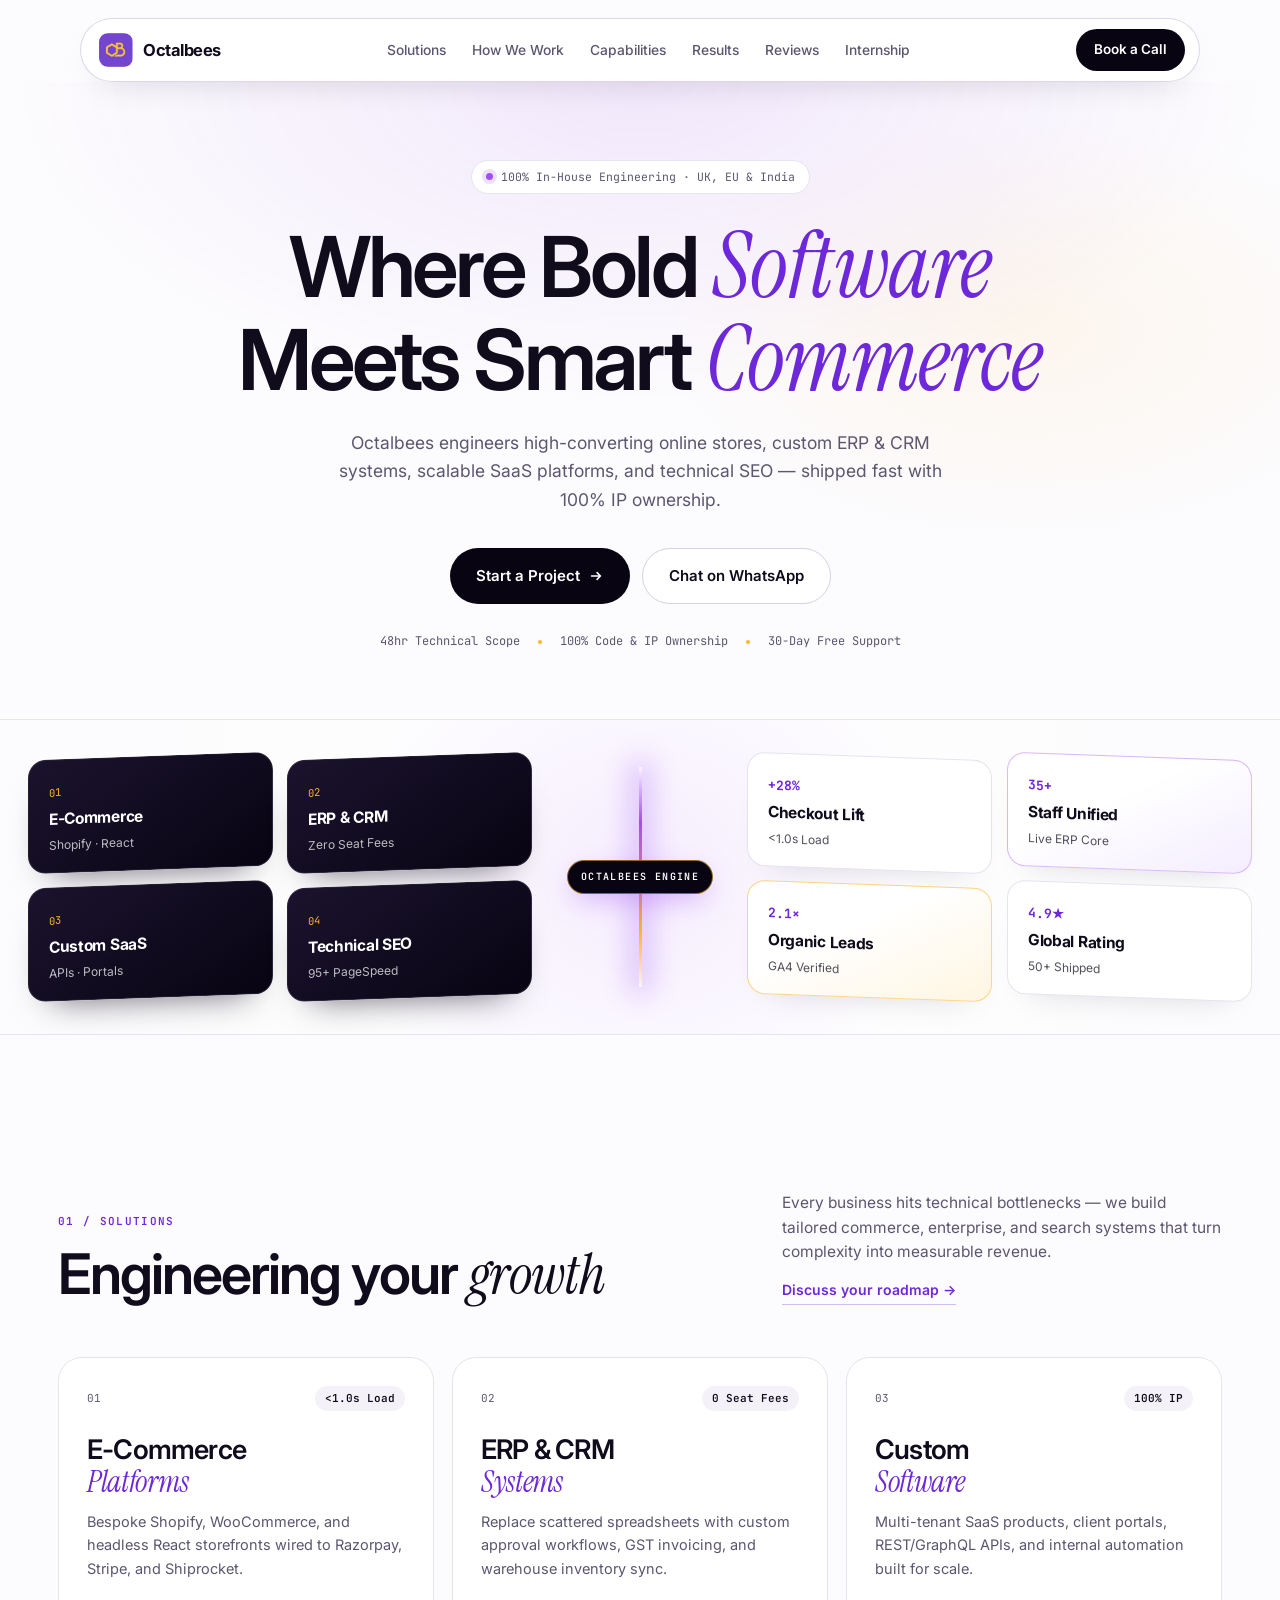
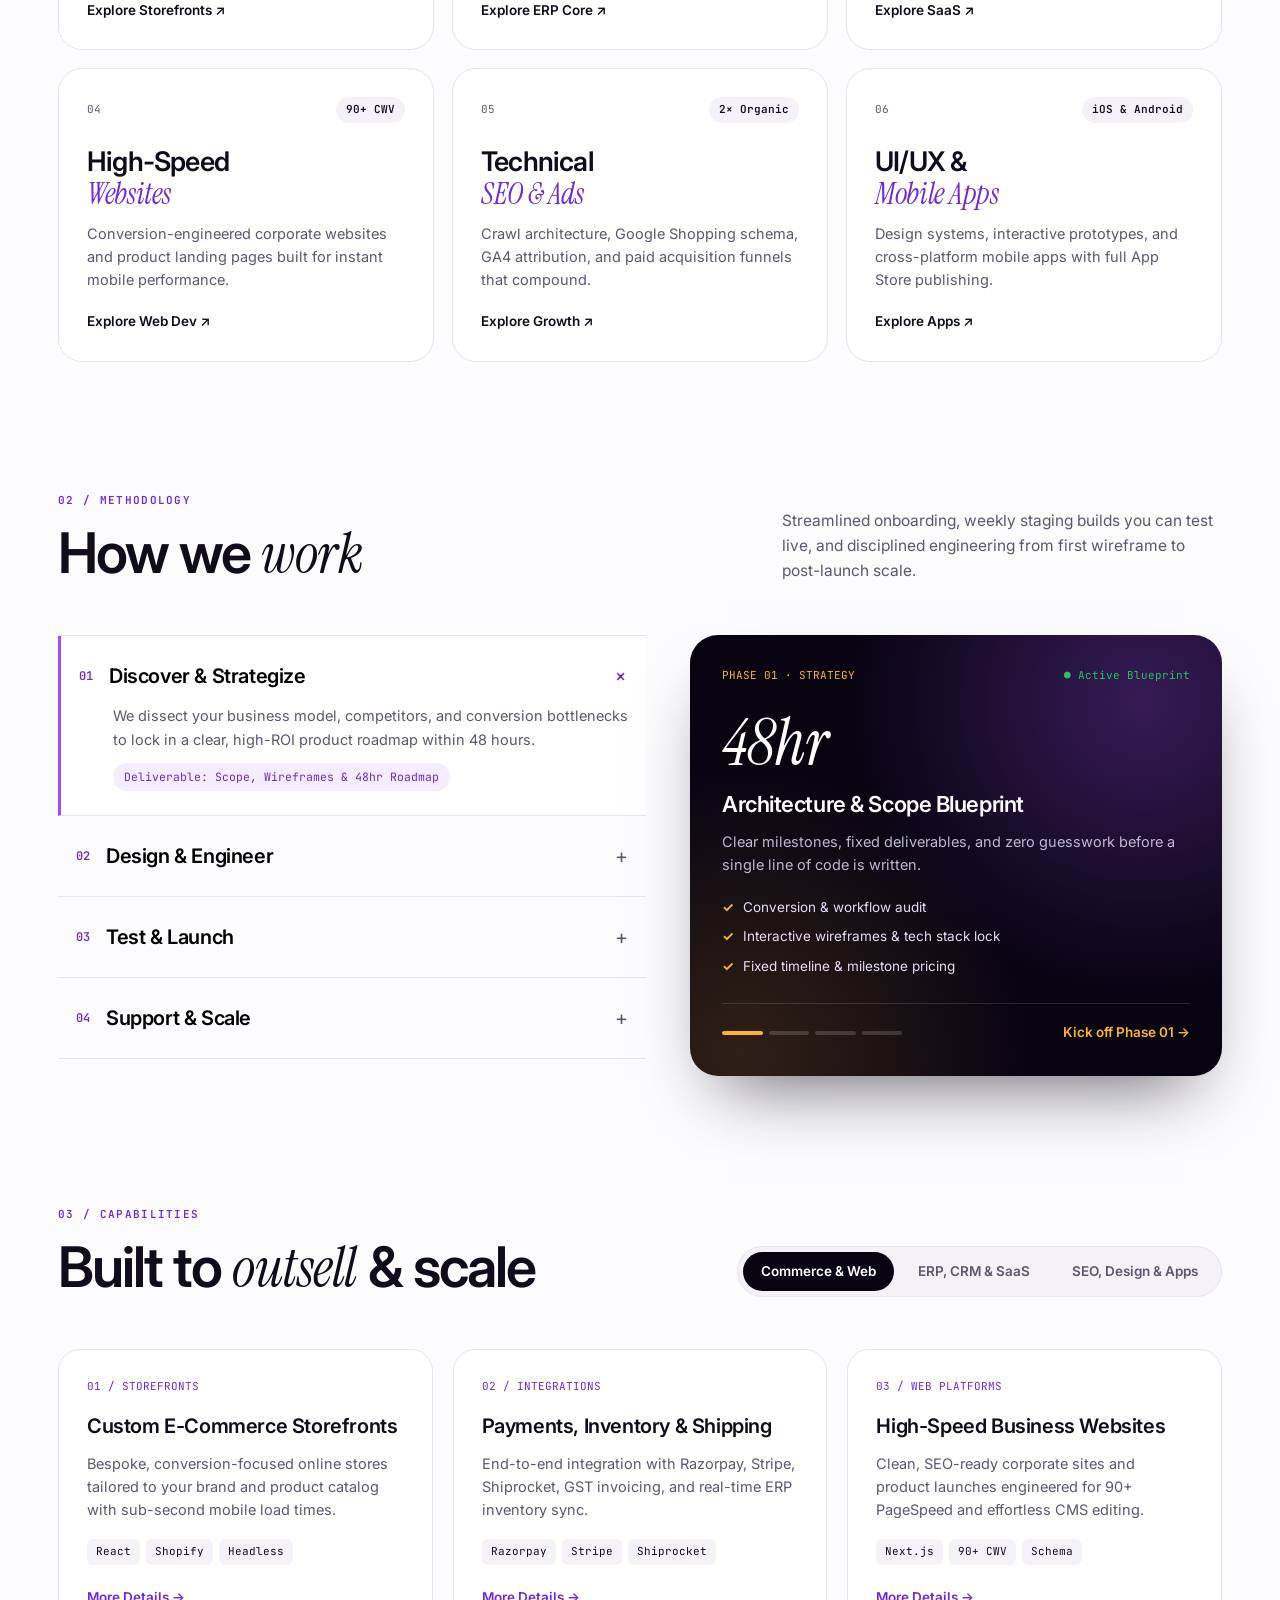
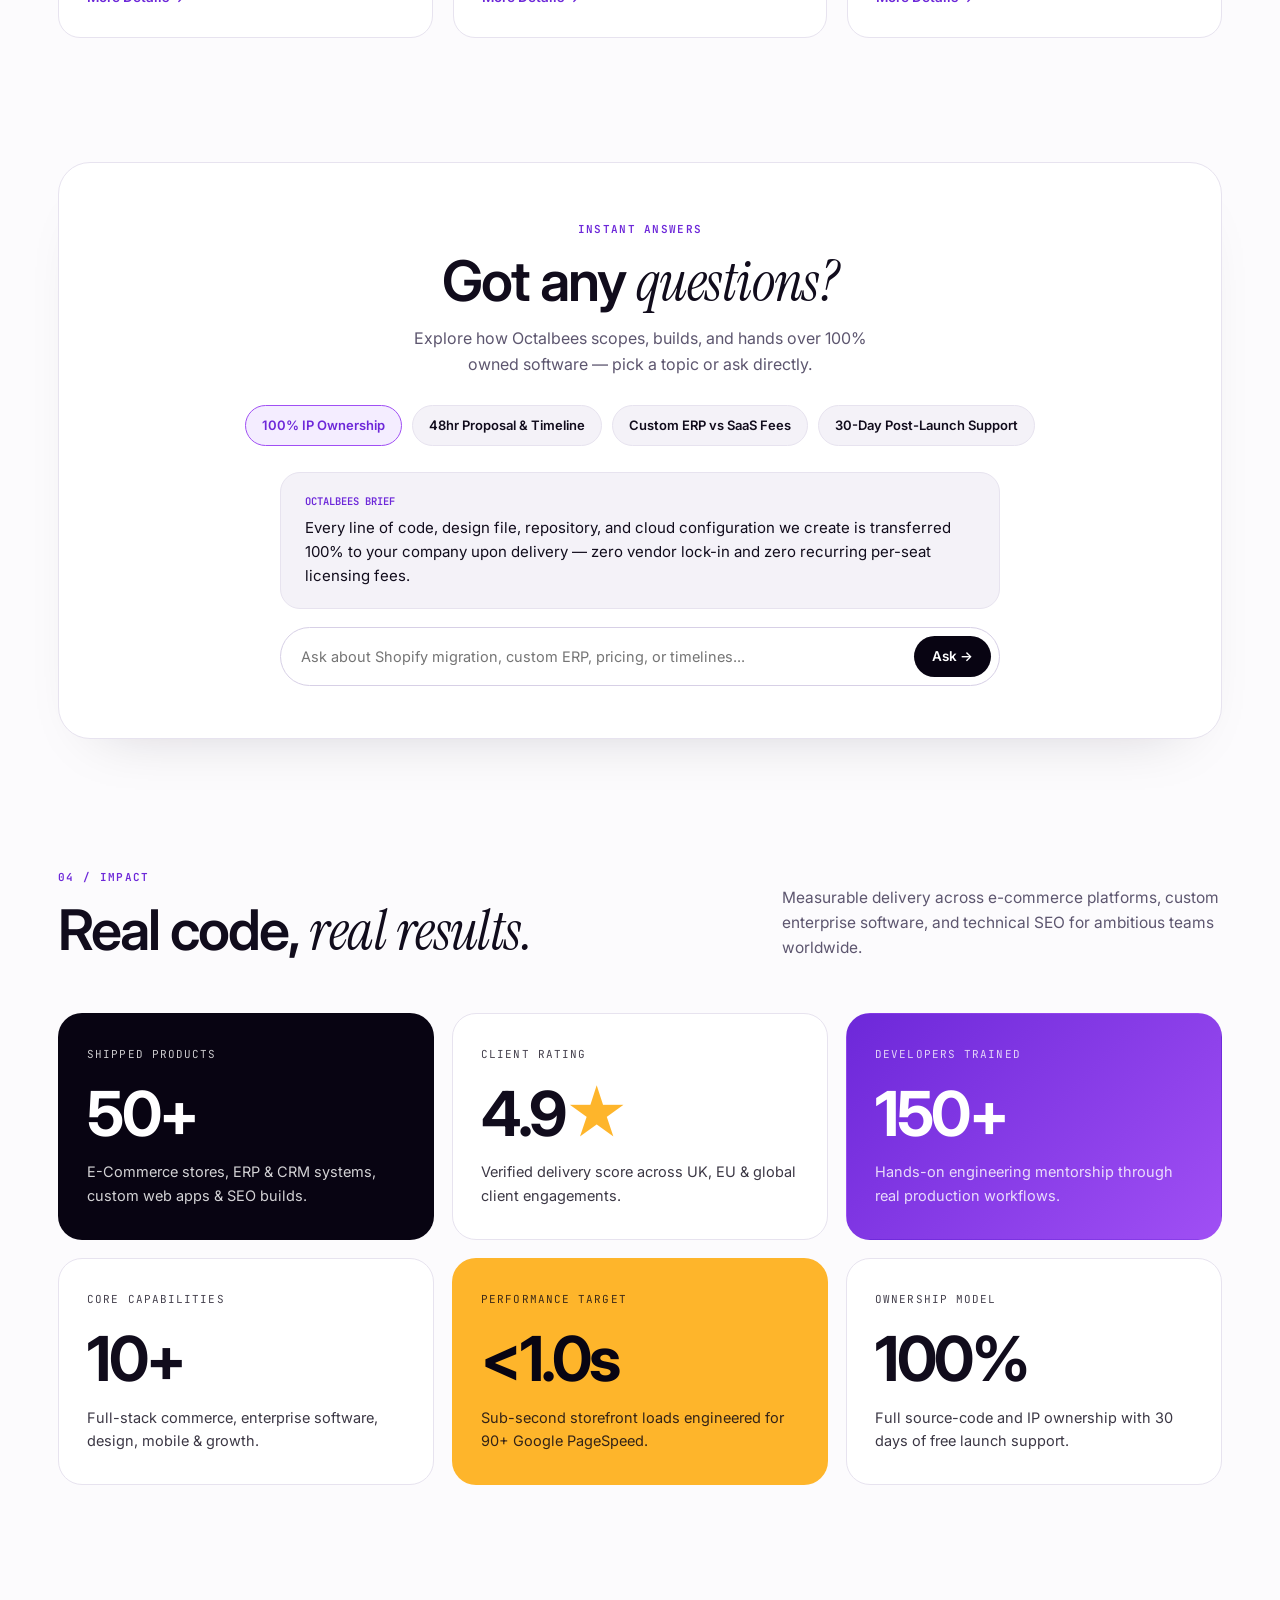
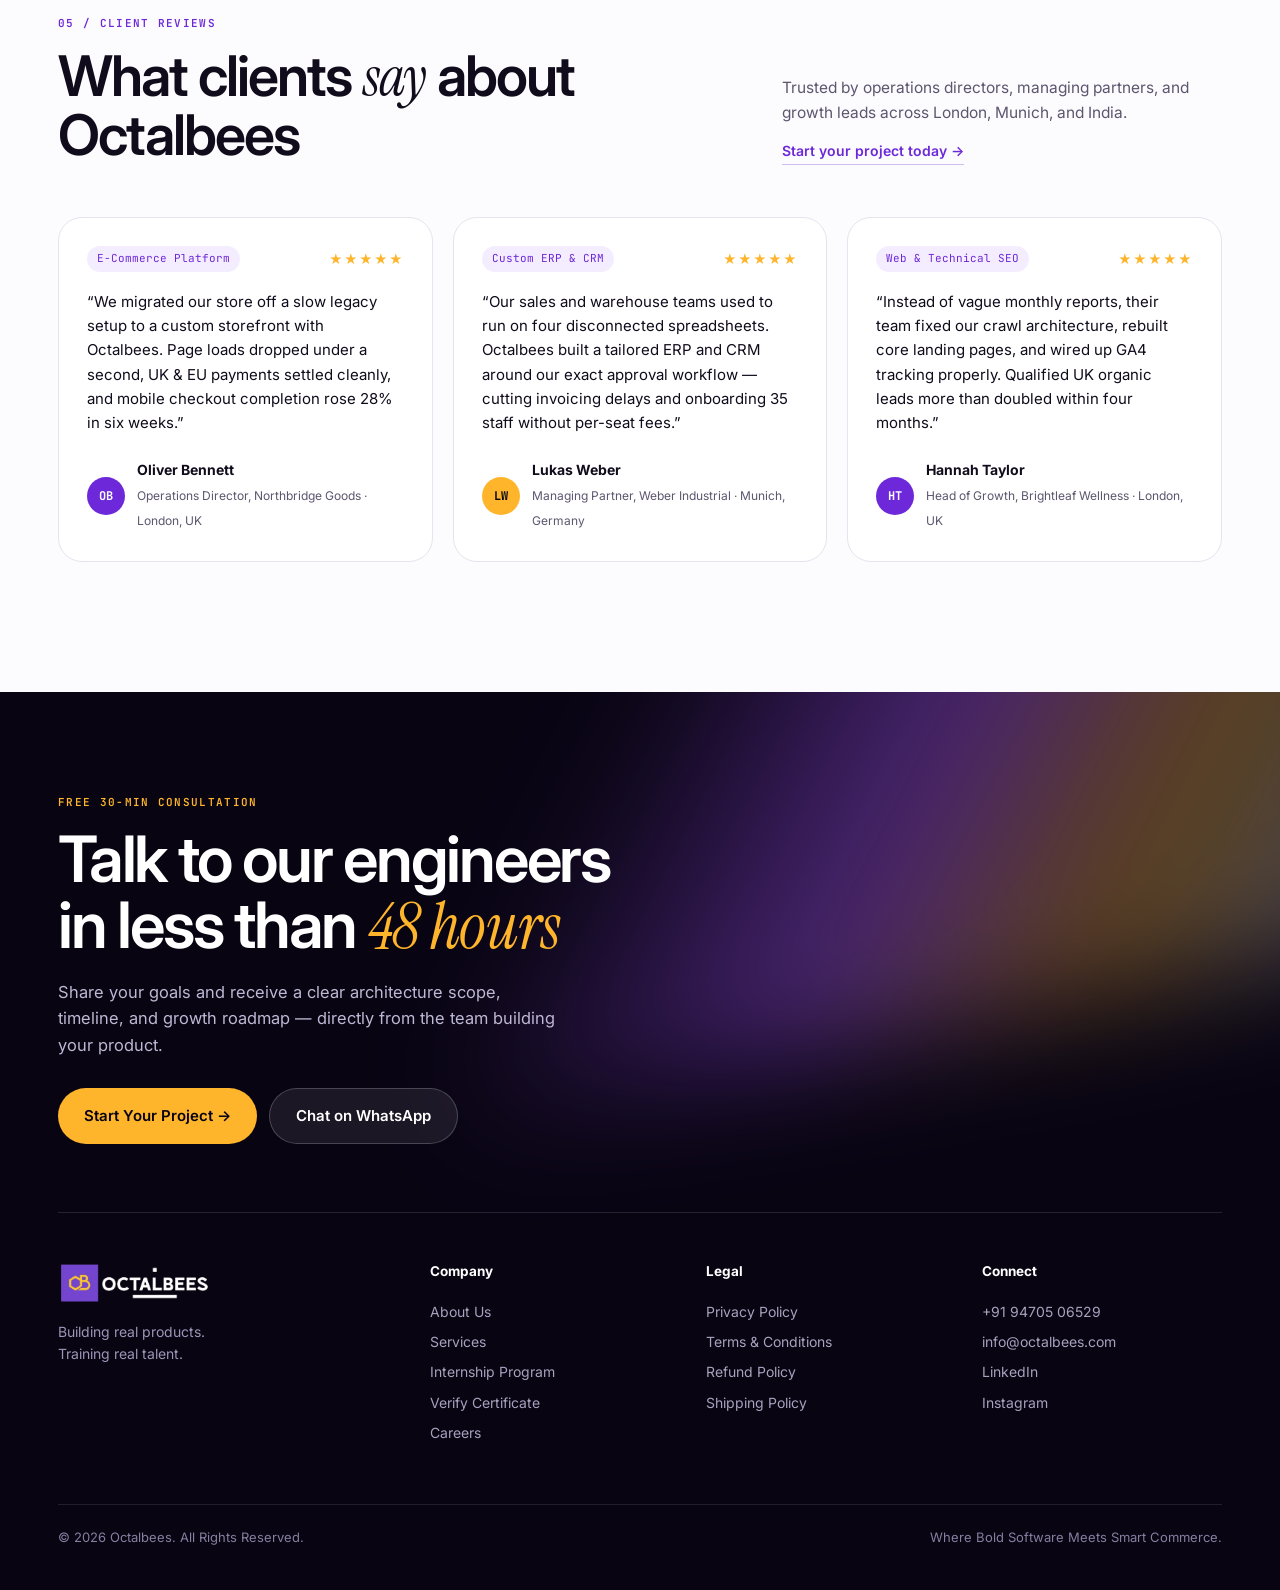
<file: design-8-axis-prism/index.html>
<!DOCTYPE html>
<html lang="en">
<head>
  <meta charset="UTF-8" />
  <meta name="viewport" content="width=device-width, initial-scale=1.0" />
  <title>Octalbees — Where Engineering Meets Growth</title>
  <meta name="description" content="Octalbees engineers high-converting e-commerce storefronts, custom ERP & CRM platforms, scalable web software, and technical SEO — built in-house with 100% code ownership." />
  <link rel="preconnect" href="https://fonts.googleapis.com" />
  <link rel="preconnect" href="https://fonts.gstatic.com" crossorigin />
  <link href="https://fonts.googleapis.com/css2?family=Instrument+Serif:ital@0;1&family=Inter:wght@400;500;600;700&family=JetBrains+Mono:wght@400;500;600&display=swap" rel="stylesheet" />
  <link rel="stylesheet" href="style.css" />
</head>
<body>
  <!-- FLOATING PILL STICKY HEADER (Axis-inspired glassmorphic nav) -->
  <header class="nav-shell">
    <div class="nav-pill">
      <a class="brand" href="https://www.octalbees.com/" aria-label="Octalbees Home">
        <span class="brand-mark">
          <img src="logo.png" alt="" width="144" height="42" />
        </span>
        <span class="brand-text">Octalbees</span>
      </a>

      <nav id="site-nav" class="nav-links" aria-label="Main Navigation">
        <a href="#verticals">Solutions</a>
        <a href="#process">How We Work</a>
        <a href="#capabilities">Capabilities</a>
        <a href="#results">Results</a>
        <a href="#testimonials">Reviews</a>
        <a href="https://www.octalbees.com/internship">Internship</a>
      </nav>

      <div class="nav-cta">
        <a class="btn btn-dark btn-sm" href="https://www.octalbees.com/contact-us">Book a Call</a>
      </div>

      <button class="nav-burger" type="button" aria-label="Toggle Menu" aria-expanded="false" aria-controls="site-nav">
        <span></span>
        <span></span>
      </button>
    </div>
  </header>

  <main>
    <!-- HERO: EDITORIAL SERIF + SANS + ISOMETRIC PRISM PIPELINE -->
    <section class="hero">
      <div class="container hero-inner">
        <div class="hero-kicker">
          <span class="kicker-dot" aria-hidden="true"></span>
          <span>100% In-House Engineering · UK, EU &amp; India</span>
        </div>

        <h1 class="hero-title">
          Where Bold <em>Software</em><br />
          Meets Smart <em>Commerce</em>
        </h1>

        <p class="hero-subtitle">
          Octalbees engineers high-converting online stores, custom ERP &amp; CRM systems, scalable SaaS platforms, and technical SEO — shipped fast with 100% IP ownership.
        </p>

        <div class="hero-actions">
          <a class="btn btn-dark btn-lg" href="https://www.octalbees.com/contact-us">
            <span>Start a Project</span>
            <svg viewBox="0 0 18 18" fill="none" aria-hidden="true"><path d="M4 9h10m0 0-3.8-3.8M14 9l-3.8 3.8" stroke="currentColor" stroke-width="1.7" stroke-linecap="round" stroke-linejoin="round"/></svg>
          </a>
          <a class="btn btn-outline btn-lg" href="https://wa.me/919470506529" target="_blank" rel="noopener">
            Chat on WhatsApp
          </a>
        </div>

        <div class="hero-guarantees">
          <span>48hr Technical Scope</span>
          <i aria-hidden="true"></i>
          <span>100% Code &amp; IP Ownership</span>
          <i aria-hidden="true"></i>
          <span>30-Day Free Support</span>
        </div>
      </div>

      <!-- Unique Isometric Architecture Conveyor (Inspired by Axis hero transformation beam) -->
      <div class="prism-stage" aria-hidden="true">
        <div class="prism-track track-left">
          <div class="iso-tile dark">
            <span class="tile-tag">01</span>
            <strong>E-Commerce</strong>
            <small>Shopify · React</small>
          </div>
          <div class="iso-tile dark">
            <span class="tile-tag">02</span>
            <strong>ERP &amp; CRM</strong>
            <small>Zero Seat Fees</small>
          </div>
          <div class="iso-tile dark">
            <span class="tile-tag">03</span>
            <strong>Custom SaaS</strong>
            <small>APIs · Portals</small>
          </div>
          <div class="iso-tile dark">
            <span class="tile-tag">04</span>
            <strong>Technical SEO</strong>
            <small>95+ PageSpeed</small>
          </div>
        </div>

        <!-- Central Luminous Octalbees Prism Beam -->
        <div class="prism-beam">
          <div class="beam-core"></div>
          <div class="beam-pill">OCTALBEES ENGINE</div>
        </div>

        <div class="prism-track track-right">
          <div class="iso-tile light">
            <span class="tile-metric">+28%</span>
            <strong>Checkout Lift</strong>
            <small>&lt;1.0s Load</small>
          </div>
          <div class="iso-tile light accent-v">
            <span class="tile-metric">35+</span>
            <strong>Staff Unified</strong>
            <small>Live ERP Core</small>
          </div>
          <div class="iso-tile light accent-a">
            <span class="tile-metric">2.1×</span>
            <strong>Organic Leads</strong>
            <small>GA4 Verified</small>
          </div>
          <div class="iso-tile light">
            <span class="tile-metric">4.9★</span>
            <strong>Global Rating</strong>
            <small>50+ Shipped</small>
          </div>
        </div>
      </div>
    </section>

    <!-- SECTION 2: SERVICING YOUR DOMAIN (Interactive Hover/Select Verticals) -->
    <section class="section" id="verticals">
      <div class="container">
        <div class="section-header-split">
          <div>
            <span class="mono-label">01 / SOLUTIONS</span>
            <h2 class="section-heading">Engineering your <em>growth</em></h2>
          </div>
          <div class="section-header-right">
            <p>Every business hits technical bottlenecks — we build tailored commerce, enterprise, and search systems that turn complexity into measurable revenue.</p>
            <a class="text-link" href="https://www.octalbees.com/contact-us">Discuss your roadmap →</a>
          </div>
        </div>

        <div class="verticals-grid">
          <article class="vertical-card is-featured" tabindex="0">
            <div class="vc-glow violet"></div>
            <div class="vc-top">
              <span class="vc-num">01</span>
              <span class="vc-badge">&lt;1.0s Load</span>
            </div>
            <h3>E-Commerce<br /><em>Platforms</em></h3>
            <p>Bespoke Shopify, WooCommerce, and headless React storefronts wired to Razorpay, Stripe, and Shiprocket.</p>
            <span class="vc-foot">Explore Storefronts ↗</span>
          </article>

          <article class="vertical-card" tabindex="0">
            <div class="vc-glow amber"></div>
            <div class="vc-top">
              <span class="vc-num">02</span>
              <span class="vc-badge">0 Seat Fees</span>
            </div>
            <h3>ERP &amp; CRM<br /><em>Systems</em></h3>
            <p>Replace scattered spreadsheets with custom approval workflows, GST invoicing, and warehouse inventory sync.</p>
            <span class="vc-foot">Explore ERP Core ↗</span>
          </article>

          <article class="vertical-card" tabindex="0">
            <div class="vc-glow violet"></div>
            <div class="vc-top">
              <span class="vc-num">03</span>
              <span class="vc-badge">100% IP</span>
            </div>
            <h3>Custom<br /><em>Software</em></h3>
            <p>Multi-tenant SaaS products, client portals, REST/GraphQL APIs, and internal automation built for scale.</p>
            <span class="vc-foot">Explore SaaS ↗</span>
          </article>

          <article class="vertical-card" tabindex="0">
            <div class="vc-glow amber"></div>
            <div class="vc-top">
              <span class="vc-num">04</span>
              <span class="vc-badge">90+ CWV</span>
            </div>
            <h3>High-Speed<br /><em>Websites</em></h3>
            <p>Conversion-engineered corporate websites and product landing pages built for instant mobile performance.</p>
            <span class="vc-foot">Explore Web Dev ↗</span>
          </article>

          <article class="vertical-card" tabindex="0">
            <div class="vc-glow violet"></div>
            <div class="vc-top">
              <span class="vc-num">05</span>
              <span class="vc-badge">2× Organic</span>
            </div>
            <h3>Technical<br /><em>SEO &amp; Ads</em></h3>
            <p>Crawl architecture, Google Shopping schema, GA4 attribution, and paid acquisition funnels that compound.</p>
            <span class="vc-foot">Explore Growth ↗</span>
          </article>

          <article class="vertical-card" tabindex="0">
            <div class="vc-glow amber"></div>
            <div class="vc-top">
              <span class="vc-num">06</span>
              <span class="vc-badge">iOS &amp; Android</span>
            </div>
            <h3>UI/UX &amp;<br /><em>Mobile Apps</em></h3>
            <p>Design systems, interactive prototypes, and cross-platform mobile apps with full App Store publishing.</p>
            <span class="vc-foot">Explore Apps ↗</span>
          </article>
        </div>
      </div>
    </section>

    <!-- SECTION 3: HOW WE WORK (Interactive 4-Sprint Architectural Stepper) -->
    <section class="section" id="process">
      <div class="container">
        <div class="section-header-split">
          <div>
            <span class="mono-label">02 / METHODOLOGY</span>
            <h2 class="section-heading">How we <em>work</em></h2>
          </div>
          <div class="section-header-right">
            <p>Streamlined onboarding, weekly staging builds you can test live, and disciplined engineering from first wireframe to post-launch scale.</p>
          </div>
        </div>

        <div class="process-shell">
          <div class="process-steps" role="tablist" aria-label="Octalbees delivery phases">
            <button class="proc-step is-active" type="button" role="tab" aria-selected="true" data-phase="0">
              <div class="proc-head">
                <span class="proc-index">01</span>
                <h3>Discover &amp; Strategize</h3>
                <span class="proc-plus" aria-hidden="true">+</span>
              </div>
              <div class="proc-body">
                <p>We dissect your business model, competitors, and conversion bottlenecks to lock in a clear, high-ROI product roadmap within 48 hours.</p>
                <span class="proc-output">Deliverable: Scope, Wireframes &amp; 48hr Roadmap</span>
              </div>
            </button>

            <button class="proc-step" type="button" role="tab" aria-selected="false" data-phase="1">
              <div class="proc-head">
                <span class="proc-index">02</span>
                <h3>Design &amp; Engineer</h3>
                <span class="proc-plus" aria-hidden="true">+</span>
              </div>
              <div class="proc-body">
                <p>Bold, conversion-first UI paired with clean full-stack architecture — shipped in weekly staging builds so your team tests real software every Friday.</p>
                <span class="proc-output">Deliverable: UI System &amp; Production Codebase</span>
              </div>
            </button>

            <button class="proc-step" type="button" role="tab" aria-selected="false" data-phase="2">
              <div class="proc-head">
                <span class="proc-index">03</span>
                <h3>Test &amp; Launch</h3>
                <span class="proc-plus" aria-hidden="true">+</span>
              </div>
              <div class="proc-body">
                <p>Rigorous QA across mobile and desktop devices, Core Web Vitals tuning for 90+ PageSpeed, technical SEO verification, and zero-downtime cutover.</p>
                <span class="proc-output">Deliverable: Speed Audit, SEO &amp; Live Cutover</span>
              </div>
            </button>

            <button class="proc-step" type="button" role="tab" aria-selected="false" data-phase="3">
              <div class="proc-head">
                <span class="proc-index">04</span>
                <h3>Support &amp; Scale</h3>
                <span class="proc-plus" aria-hidden="true">+</span>
              </div>
              <div class="proc-body">
                <p>Post-launch is day one. Every build includes 30 days of free engineering support, CRO iteration, and optional search or paid-growth sprints.</p>
                <span class="proc-output">Deliverable: 30-Day Support &amp; Growth Sprints</span>
              </div>
            </button>
          </div>

          <!-- Right Dynamic Architectural Blueprint Panel -->
          <div class="process-stage">
            <div class="stage-chrome">
              <span class="stage-tag" id="stage-tag">PHASE 01 · STRATEGY</span>
              <span class="stage-live">● Active Blueprint</span>
            </div>

            <div class="stage-main">
              <div class="stage-metric-big" id="stage-metric">48hr</div>
              <h4 id="stage-title">Architecture &amp; Scope Blueprint</h4>
              <p id="stage-desc">Clear milestones, fixed deliverables, and zero guesswork before a single line of code is written.</p>

              <ul class="stage-checklist" id="stage-list">
                <li>Conversion &amp; workflow audit</li>
                <li>Interactive wireframes &amp; tech stack lock</li>
                <li>Fixed timeline &amp; milestone pricing</li>
              </ul>
            </div>

            <div class="stage-footer">
              <div class="stage-bars">
                <span class="on" data-bar="0"></span>
                <span data-bar="1"></span>
                <span data-bar="2"></span>
                <span data-bar="3"></span>
              </div>
              <a class="stage-cta" href="https://www.octalbees.com/contact-us">Kick off Phase 01 →</a>
            </div>
          </div>
        </div>
      </div>
    </section>

    <!-- SECTION 4: TABBED CAPABILITIES MATRIX (Inspired by Axis 3-tab Regulatory Showcase) -->
    <section class="section" id="capabilities">
      <div class="container">
        <div class="section-header-split">
          <div>
            <span class="mono-label">03 / CAPABILITIES</span>
            <h2 class="section-heading">Built to <em>outsell</em> &amp; scale</h2>
          </div>
          <div class="cap-tabs" role="tablist" aria-label="Service categories">
            <button class="cap-tab is-active" type="button" role="tab" aria-selected="true" data-cat="commerce">Commerce &amp; Web</button>
            <button class="cap-tab" type="button" role="tab" aria-selected="false" data-cat="enterprise">ERP, CRM &amp; SaaS</button>
            <button class="cap-tab" type="button" role="tab" aria-selected="false" data-cat="growth">SEO, Design &amp; Apps</button>
          </div>
        </div>

        <div class="cap-grid" id="cap-grid">
          <!-- Populated cleanly in HTML for default state and updated via JS -->
          <article class="cap-card">
            <span class="cap-code">01 / STOREFRONTS</span>
            <h3>Custom E-Commerce Storefronts</h3>
            <p>Bespoke, conversion-focused online stores tailored to your brand and product catalog with sub-second mobile load times.</p>
            <div class="cap-tags"><span>React</span><span>Shopify</span><span>Headless</span></div>
            <a class="cap-link" href="https://www.octalbees.com/services/ecommerce">More Details →</a>
          </article>

          <article class="cap-card">
            <span class="cap-code">02 / INTEGRATIONS</span>
            <h3>Payments, Inventory &amp; Shipping</h3>
            <p>End-to-end integration with Razorpay, Stripe, Shiprocket, GST invoicing, and real-time ERP inventory sync.</p>
            <div class="cap-tags"><span>Razorpay</span><span>Stripe</span><span>Shiprocket</span></div>
            <a class="cap-link" href="https://www.octalbees.com/services/ecommerce">More Details →</a>
          </article>

          <article class="cap-card">
            <span class="cap-code">03 / WEB PLATFORMS</span>
            <h3>High-Speed Business Websites</h3>
            <p>Clean, SEO-ready corporate sites and product launches engineered for 90+ PageSpeed and effortless CMS editing.</p>
            <div class="cap-tags"><span>Next.js</span><span>90+ CWV</span><span>Schema</span></div>
            <a class="cap-link" href="https://www.octalbees.com/services/website-development">More Details →</a>
          </article>
        </div>
      </div>
    </section>

    <!-- SECTION 5: INTERACTIVE SCOPE ASSISTANT (Inspired by Axis "Got any questions?" AI bar) -->
    <section class="section">
      <div class="container">
        <div class="ask-box">
          <div class="ask-header">
            <span class="mono-label">INSTANT ANSWERS</span>
            <h2 class="section-heading">Got any <em>questions?</em></h2>
            <p>Explore how Octalbees scopes, builds, and hands over 100% owned software — pick a topic or ask directly.</p>
          </div>

          <div class="ask-chips" role="group" aria-label="Quick topics">
            <button class="ask-chip is-active" type="button" data-q="ip">100% IP Ownership</button>
            <button class="ask-chip" type="button" data-q="timeline">48hr Proposal &amp; Timeline</button>
            <button class="ask-chip" type="button" data-q="erp">Custom ERP vs SaaS Fees</button>
            <button class="ask-chip" type="button" data-q="support">30-Day Post-Launch Support</button>
          </div>

          <div class="ask-answer" id="ask-answer">
            <div class="ask-answer-badge">OCTALBEES BRIEF</div>
            <p id="ask-answer-text">Every line of code, design file, repository, and cloud configuration we create is transferred 100% to your company upon delivery — zero vendor lock-in and zero recurring per-seat licensing fees.</p>
          </div>

          <form class="ask-form" id="ask-form">
            <label class="sr-only" for="ask-input">Ask about your project</label>
            <input id="ask-input" type="text" placeholder="Ask about Shopify migration, custom ERP, pricing, or timelines..." />
            <button type="submit" class="btn btn-dark btn-sm">Ask →</button>
          </form>
        </div>
      </div>
    </section>

    <!-- SECTION 6: REAL CODE, REAL RESULTS (Asymmetric Editorial Metric Mosaic) -->
    <section class="section" id="results">
      <div class="container">
        <div class="section-header-split">
          <div>
            <span class="mono-label">04 / IMPACT</span>
            <h2 class="section-heading">Real code, <em>real results.</em></h2>
          </div>
          <div class="section-header-right">
            <p>Measurable delivery across e-commerce platforms, custom enterprise software, and technical SEO for ambitious teams worldwide.</p>
          </div>
        </div>

        <div class="metrics-mosaic">
          <article class="metric-tile tile-obsidian">
            <span class="mt-label">SHIPPED PRODUCTS</span>
            <div class="mt-val">50+</div>
            <p>E-Commerce stores, ERP &amp; CRM systems, custom web apps &amp; SEO builds.</p>
          </article>

          <article class="metric-tile tile-light">
            <span class="mt-label">CLIENT RATING</span>
            <div class="mt-val">4.9<span>★</span></div>
            <p>Verified delivery score across UK, EU &amp; global client engagements.</p>
          </article>

          <article class="metric-tile tile-violet">
            <span class="mt-label">DEVELOPERS TRAINED</span>
            <div class="mt-val">150+</div>
            <p>Hands-on engineering mentorship through real production workflows.</p>
          </article>

          <article class="metric-tile tile-light">
            <span class="mt-label">CORE CAPABILITIES</span>
            <div class="mt-val">10+</div>
            <p>Full-stack commerce, enterprise software, design, mobile &amp; growth.</p>
          </article>

          <article class="metric-tile tile-amber">
            <span class="mt-label">PERFORMANCE TARGET</span>
            <div class="mt-val">&lt;1.0s</div>
            <p>Sub-second storefront loads engineered for 90+ Google PageSpeed.</p>
          </article>

          <article class="metric-tile tile-light">
            <span class="mt-label">OWNERSHIP MODEL</span>
            <div class="mt-val">100%</div>
            <p>Full source-code and IP ownership with 30 days of free launch support.</p>
          </article>
        </div>
      </div>
    </section>

    <!-- SECTION 7: CLIENT TESTIMONIALS (Editorial Quote Switcher) -->
    <section class="section" id="testimonials">
      <div class="container">
        <div class="section-header-split">
          <div>
            <span class="mono-label">05 / CLIENT REVIEWS</span>
            <h2 class="section-heading">What clients <em>say</em> about Octalbees</h2>
          </div>
          <div class="section-header-right">
            <p>Trusted by operations directors, managing partners, and growth leads across London, Munich, and India.</p>
            <a class="text-link" href="https://www.octalbees.com/contact-us">Start your project today →</a>
          </div>
        </div>

        <div class="reviews-editorial">
          <article class="rev-card">
            <div class="rev-top">
              <span class="rev-tag">E-Commerce Platform</span>
              <span class="rev-stars" aria-label="5 out of 5 stars">★★★★★</span>
            </div>
            <blockquote>
              “We migrated our store off a slow legacy setup to a custom storefront with Octalbees. Page loads dropped under a second, UK &amp; EU payments settled cleanly, and mobile checkout completion rose 28% in six weeks.”
            </blockquote>
            <div class="rev-author">
              <span class="rev-av violet">OB</span>
              <div>
                <strong>Oliver Bennett</strong>
                <small>Operations Director, Northbridge Goods · London, UK</small>
              </div>
            </div>
          </article>

          <article class="rev-card">
            <div class="rev-top">
              <span class="rev-tag">Custom ERP &amp; CRM</span>
              <span class="rev-stars" aria-label="5 out of 5 stars">★★★★★</span>
            </div>
            <blockquote>
              “Our sales and warehouse teams used to run on four disconnected spreadsheets. Octalbees built a tailored ERP and CRM around our exact approval workflow — cutting invoicing delays and onboarding 35 staff without per-seat fees.”
            </blockquote>
            <div class="rev-author">
              <span class="rev-av amber">LW</span>
              <div>
                <strong>Lukas Weber</strong>
                <small>Managing Partner, Weber Industrial · Munich, Germany</small>
              </div>
            </div>
          </article>

          <article class="rev-card">
            <div class="rev-top">
              <span class="rev-tag">Web &amp; Technical SEO</span>
              <span class="rev-stars" aria-label="5 out of 5 stars">★★★★★</span>
            </div>
            <blockquote>
              “Instead of vague monthly reports, their team fixed our crawl architecture, rebuilt core landing pages, and wired up GA4 tracking properly. Qualified UK organic leads more than doubled within four months.”
            </blockquote>
            <div class="rev-author">
              <span class="rev-av violet">HT</span>
              <div>
                <strong>Hannah Taylor</strong>
                <small>Head of Growth, Brightleaf Wellness · London, UK</small>
              </div>
            </div>
          </article>
        </div>
      </div>
    </section>
  </main>

  <!-- DRAMATIC DIAGONAL EARTHLIGHT FOOTER (Axis-inspired dark luminous beam) -->
  <footer class="earthlight-footer">
    <div class="earthlight-beam" aria-hidden="true"></div>
    <div class="container footer-content">
      <div class="footer-hero">
        <span class="mono-label light">FREE 30-MIN CONSULTATION</span>
        <h2>Talk to our engineers<br />in less than <em>48 hours</em></h2>
        <p>Share your goals and receive a clear architecture scope, timeline, and growth roadmap — directly from the team building your product.</p>
        <div class="footer-cta-row">
          <a class="btn btn-amber btn-lg" href="https://www.octalbees.com/contact-us">Start Your Project →</a>
          <a class="btn btn-glass btn-lg" href="https://wa.me/919470506529" target="_blank" rel="noopener">Chat on WhatsApp</a>
        </div>
      </div>

      <div class="footer-divider"></div>

      <div class="footer-grid">
        <div class="footer-brand-col">
          <a class="footer-logo" href="https://www.octalbees.com/" aria-label="Octalbees Home">
            <img src="logo.png" alt="Octalbees" width="152" height="44" />
          </a>
          <p class="footer-motto">Building real products.<br />Training real talent.</p>
        </div>

        <nav class="footer-nav" aria-label="Company">
          <h4>Company</h4>
          <a href="https://www.octalbees.com/about-us">About Us</a>
          <a href="https://www.octalbees.com/services">Services</a>
          <a href="https://www.octalbees.com/internship">Internship Program</a>
          <a href="https://www.octalbees.com/verify">Verify Certificate</a>
          <a href="https://www.octalbees.com/careers">Careers</a>
        </nav>

        <nav class="footer-nav" aria-label="Legal">
          <h4>Legal</h4>
          <a href="https://www.octalbees.com/privacy-policy">Privacy Policy</a>
          <a href="https://www.octalbees.com/terms-and-conditions">Terms &amp; Conditions</a>
          <a href="https://www.octalbees.com/cancellation-and-refund-policy">Refund Policy</a>
          <a href="https://www.octalbees.com/shipping-policy">Shipping Policy</a>
        </nav>

        <div class="footer-nav">
          <h4>Connect</h4>
          <a href="tel:+919470506529">+91 94705 06529</a>
          <a href="mailto:info@octalbees.com">info@octalbees.com</a>
          <a href="https://www.linkedin.com/company/octalbees" target="_blank" rel="noopener">LinkedIn</a>
          <a href="https://instagram.com/octalbees_" target="_blank" rel="noopener">Instagram</a>
        </div>
      </div>

      <div class="footer-bottom">
        <span>© 2026 Octalbees. All Rights Reserved.</span>
        <span>Where Bold Software Meets Smart Commerce.</span>
      </div>
    </div>
  </footer>

  <script src="script.js"></script>
</body>
</html>
</file>
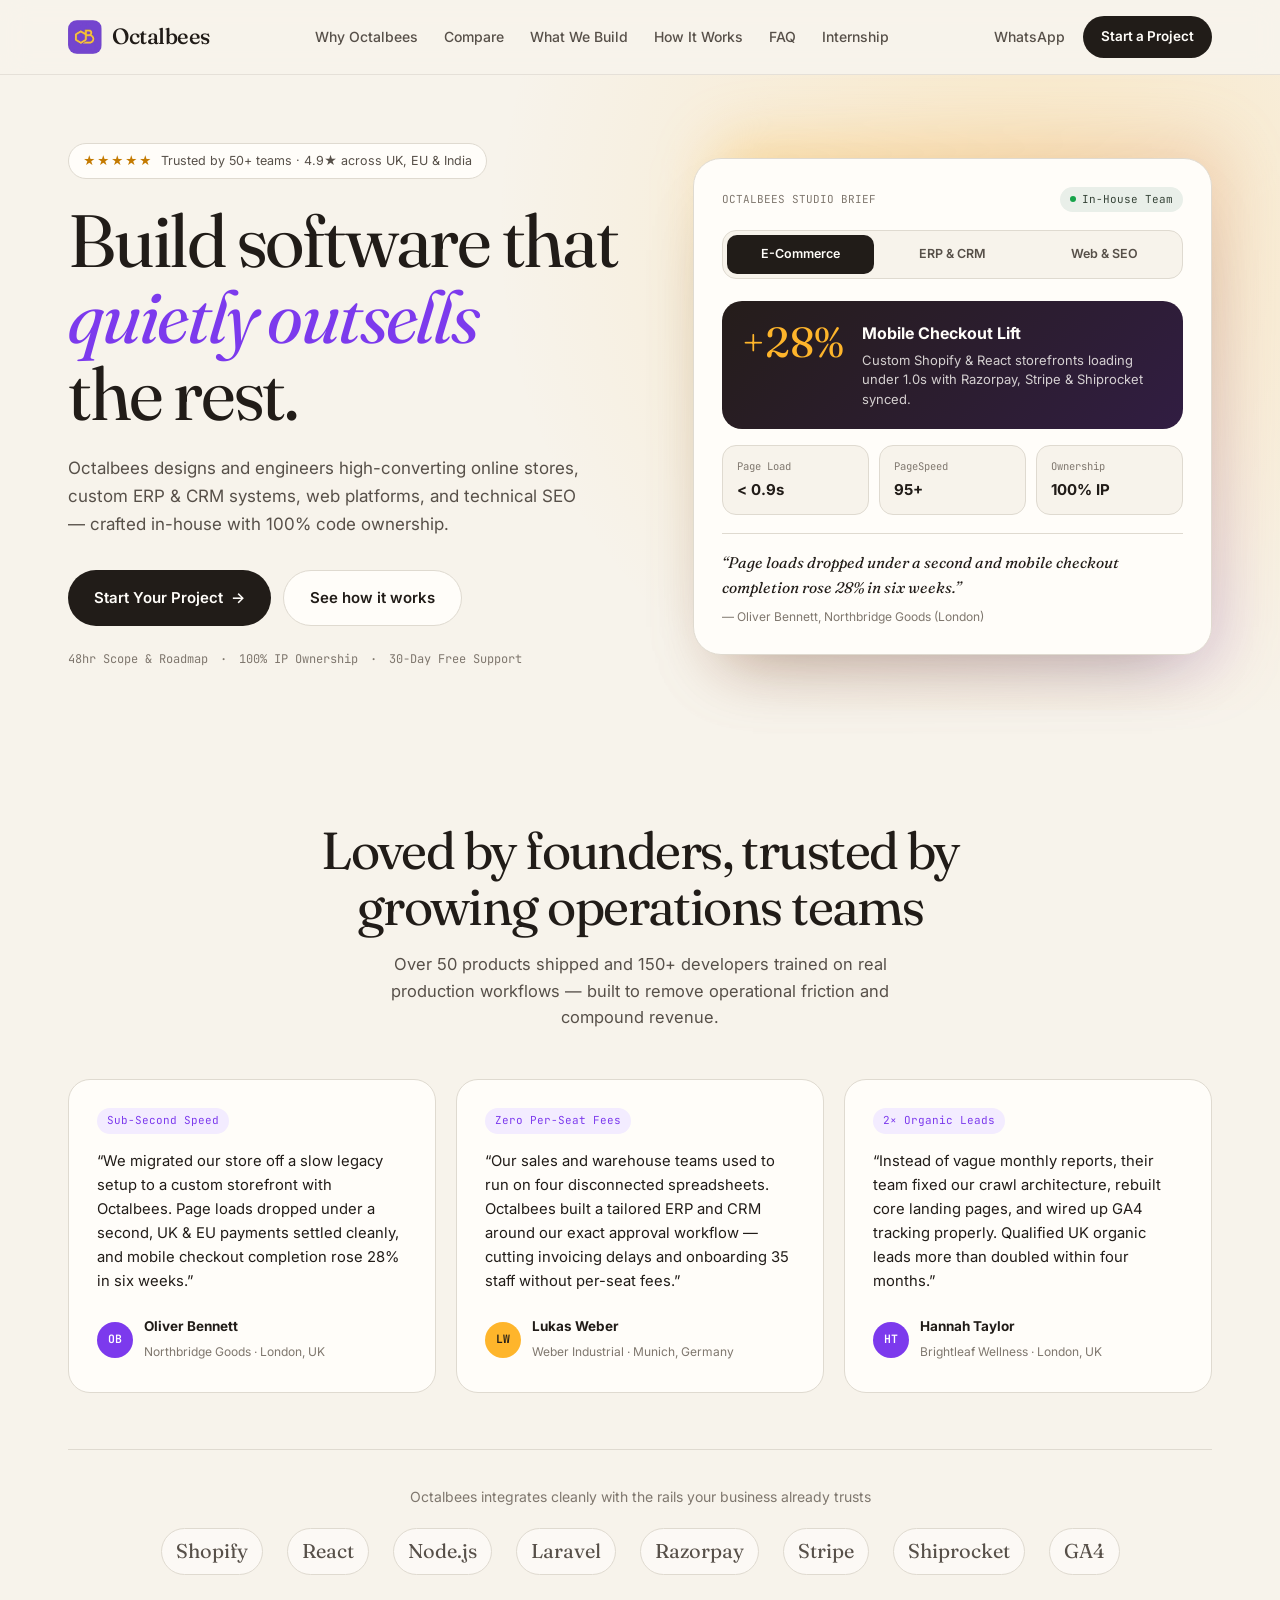
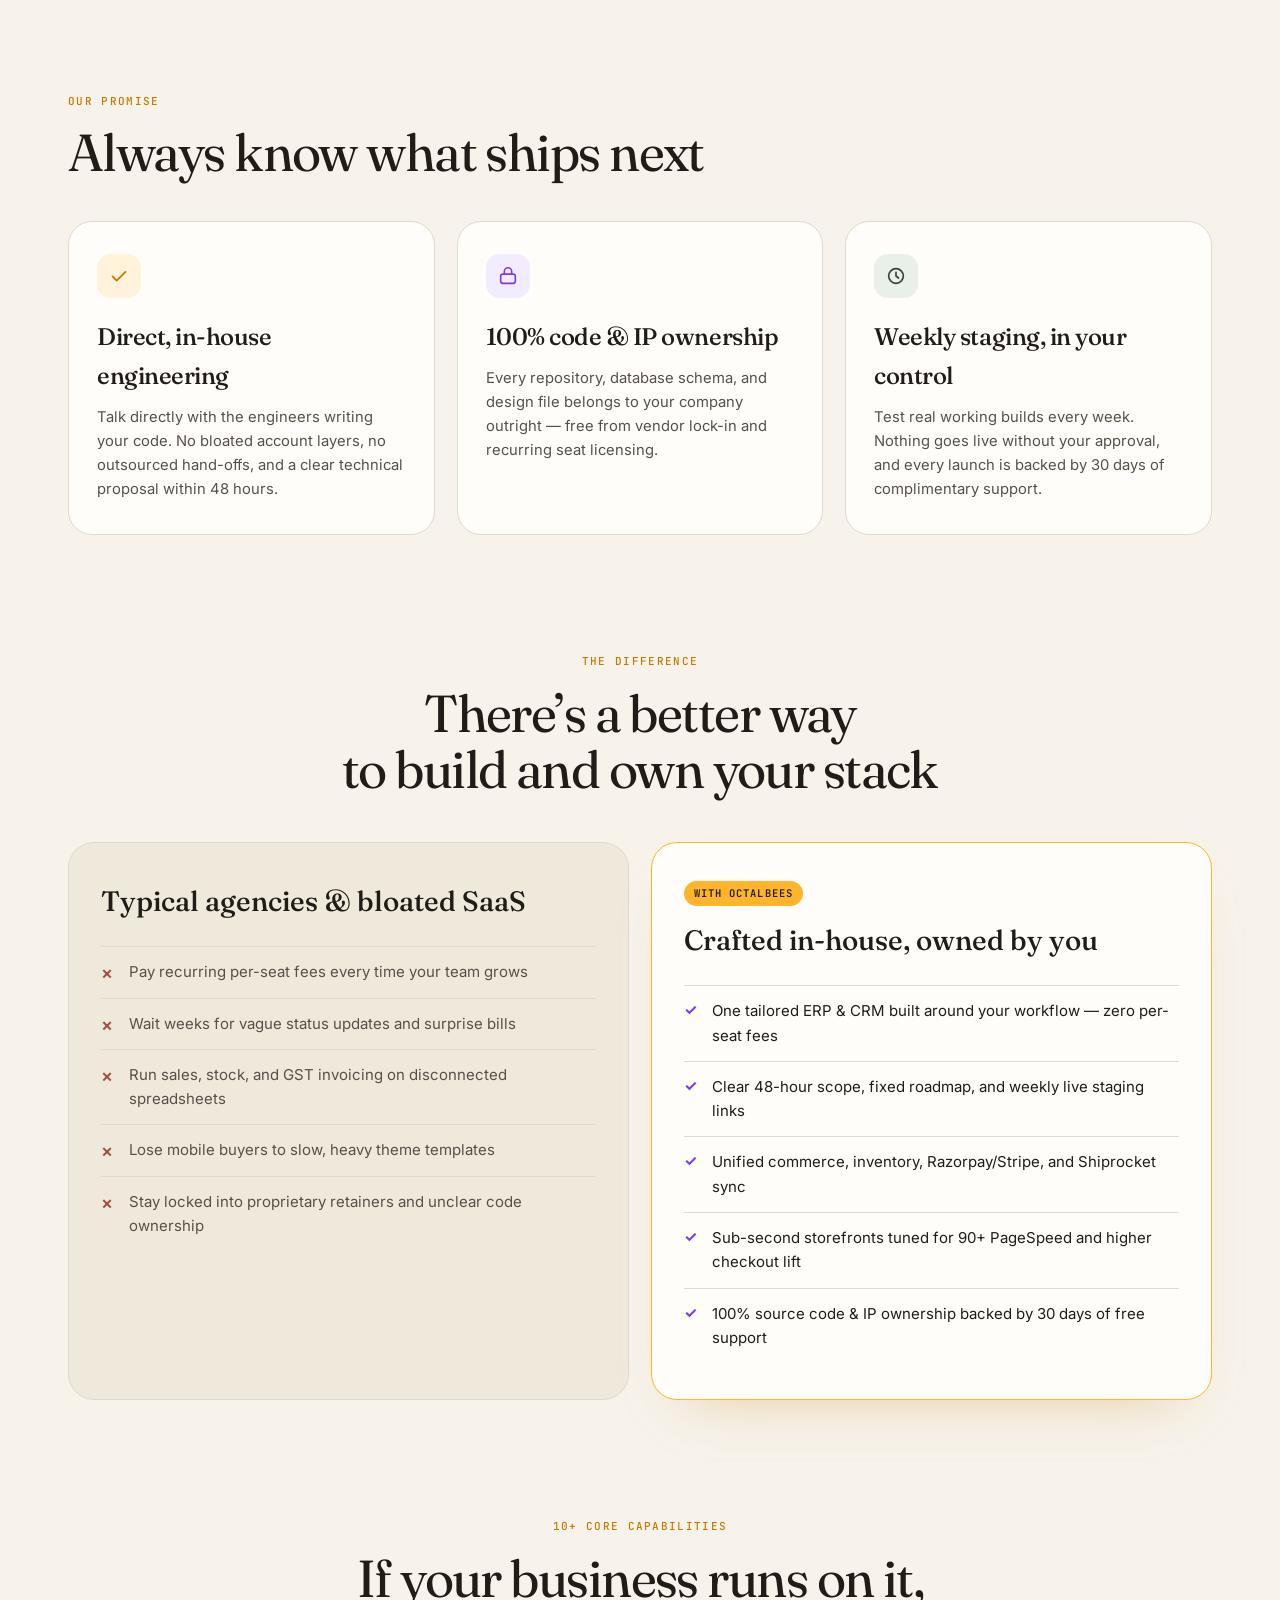
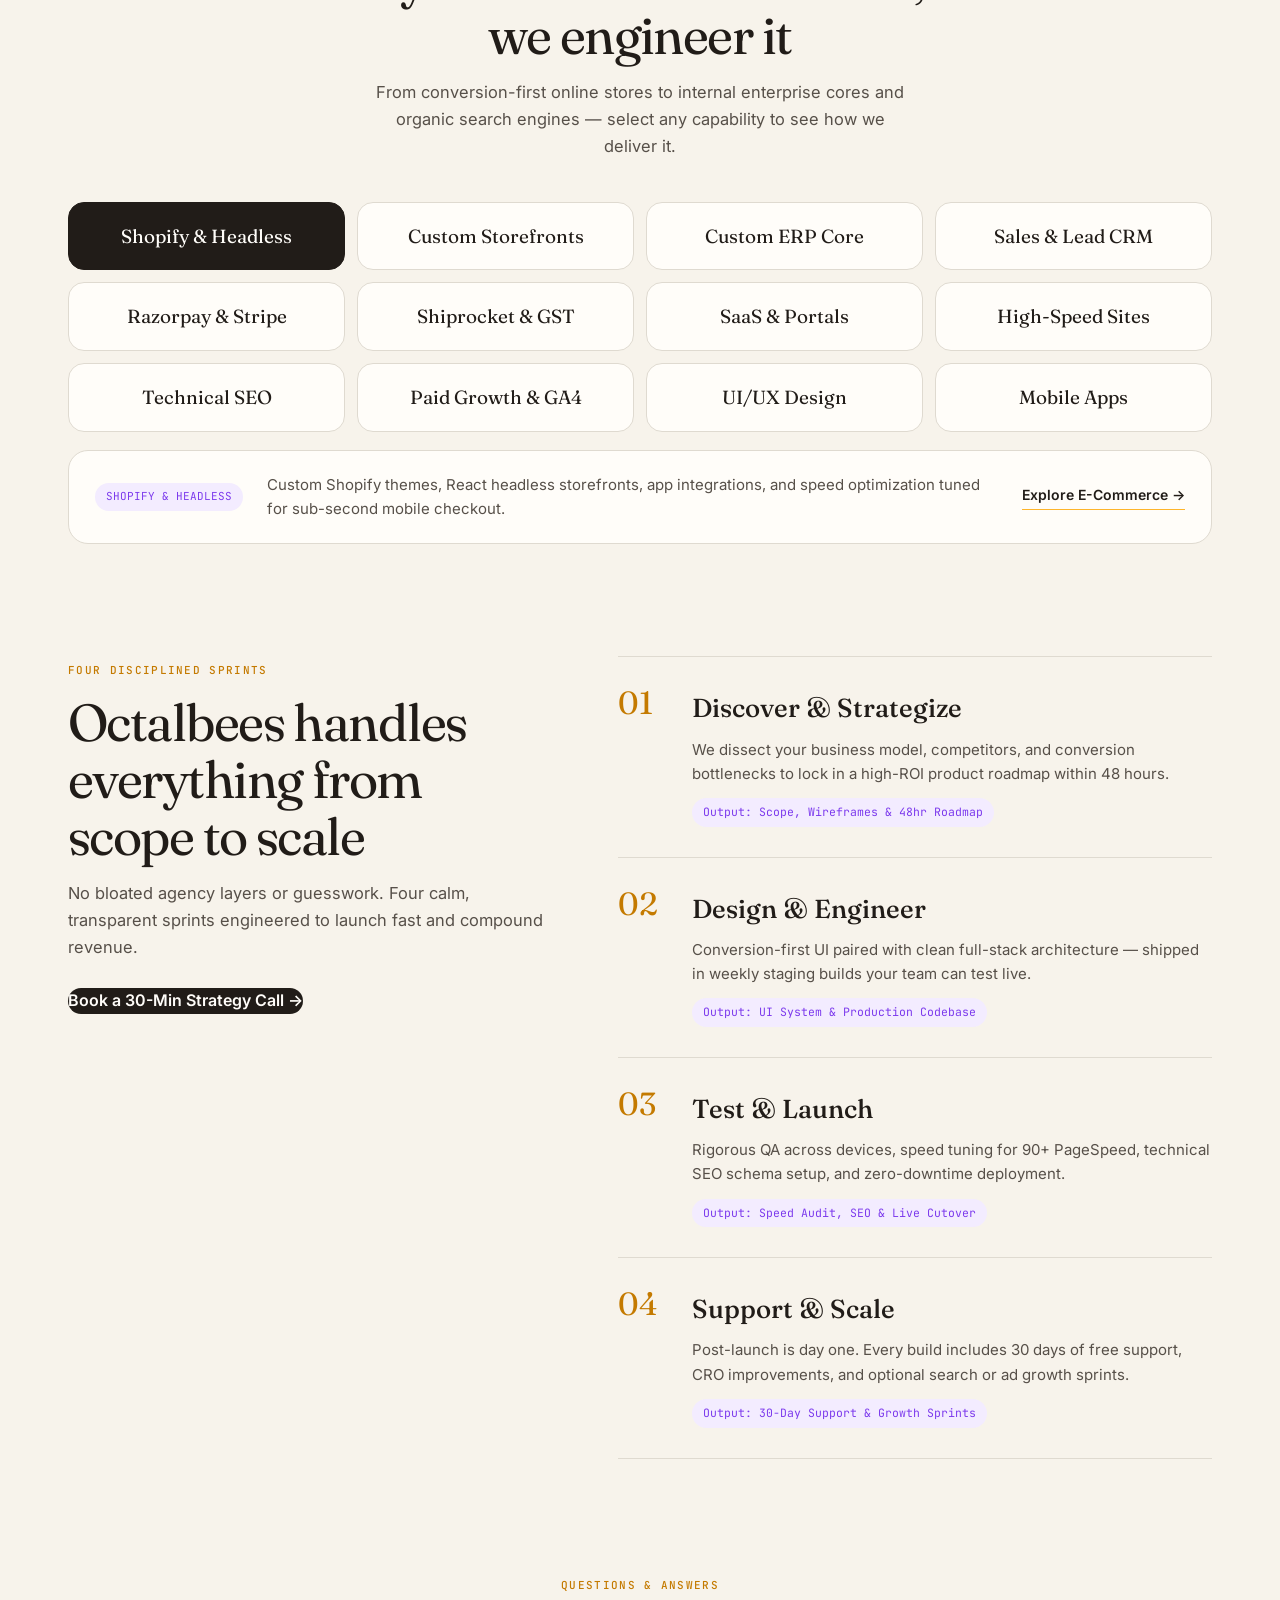
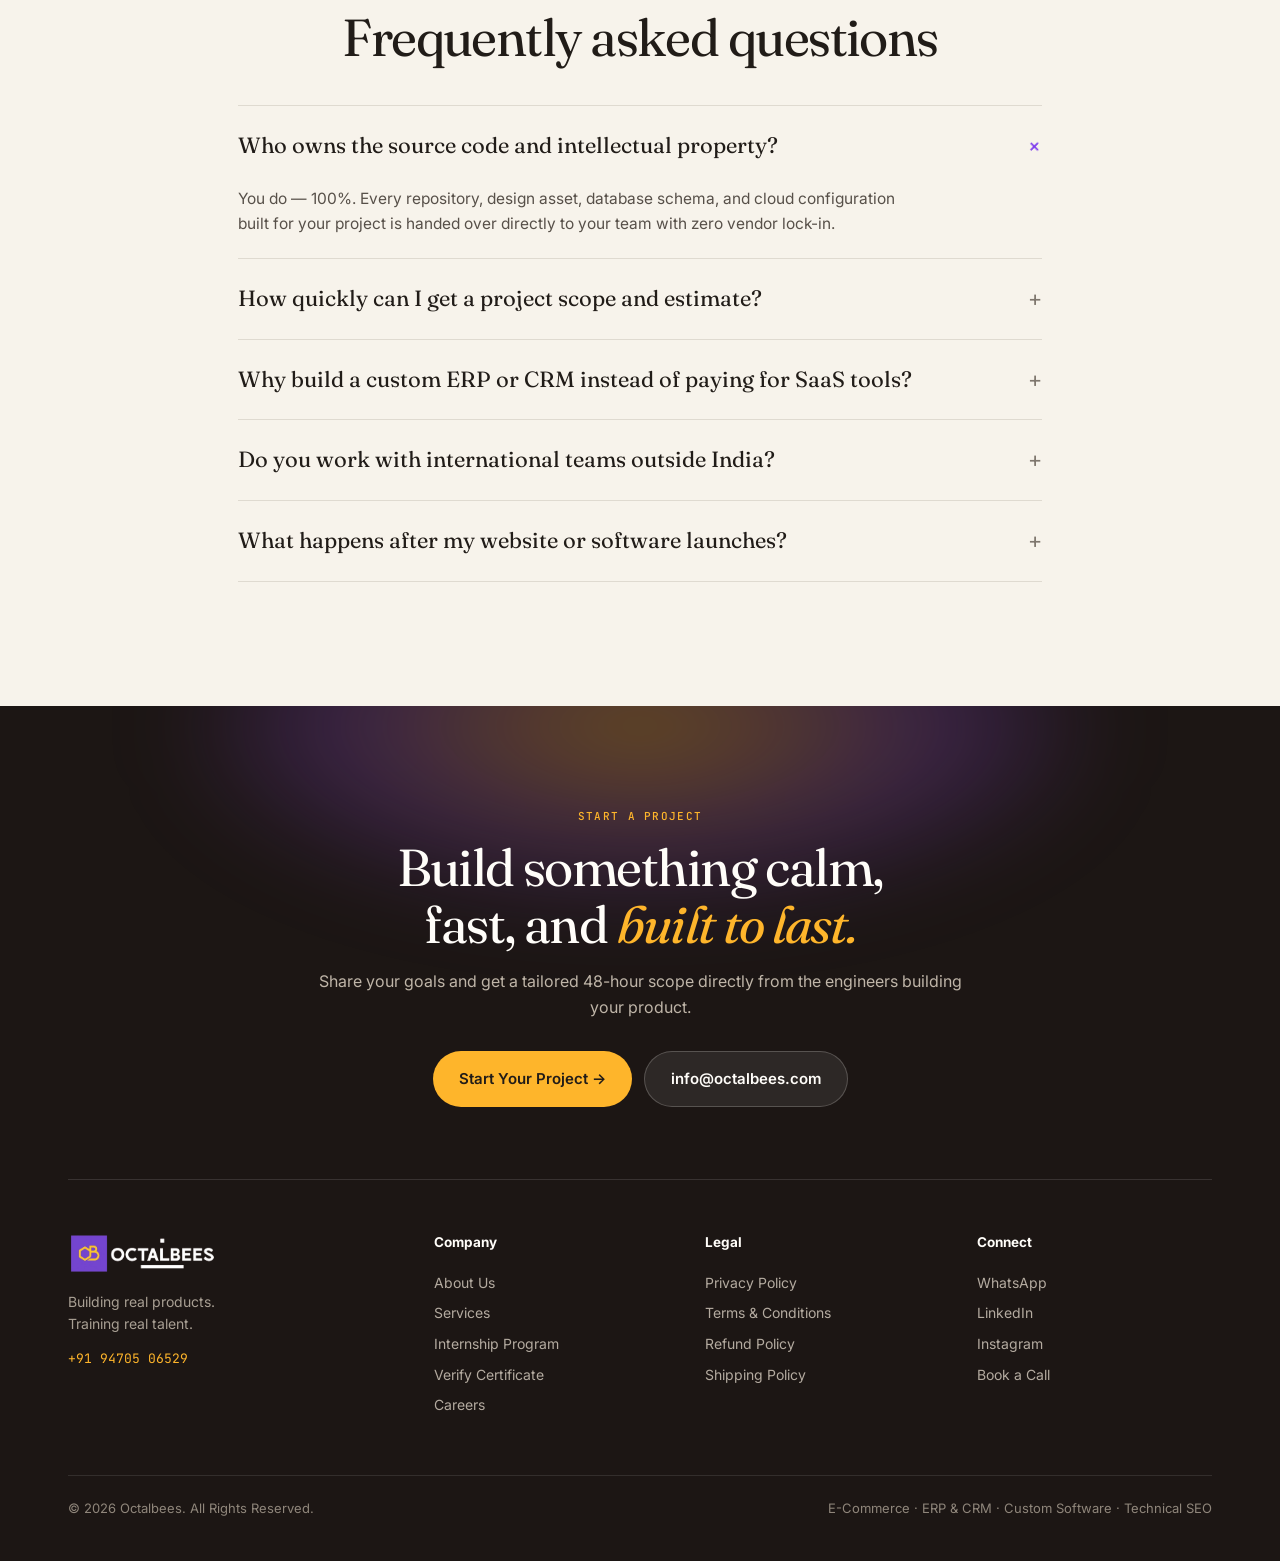
<file: design-9-sunset-atelier/index.html>
<!DOCTYPE html>
<html lang="en">
<head>
  <meta charset="UTF-8" />
  <meta name="viewport" content="width=device-width, initial-scale=1.0" />
  <title>Octalbees — Calm, Craft-Driven Software, E-Commerce &amp; ERP Studio</title>
  <meta name="description" content="Octalbees designs and engineers high-converting online stores, custom ERP & CRM systems, web platforms, and technical SEO — built in-house with 100% code ownership." />
  <link rel="preconnect" href="https://fonts.googleapis.com" />
  <link rel="preconnect" href="https://fonts.gstatic.com" crossorigin />
  <link href="https://fonts.googleapis.com/css2?family=Fraunces:ital,wght@0,400;0,500;0,600;1,400&family=Inter:wght@400;500;600;700&family=JetBrains+Mono:wght@400;500&display=swap" rel="stylesheet" />
  <link rel="stylesheet" href="style.css" />
</head>
<body>
  <header class="site-header">
    <div class="container header-inner">
      <a class="brand" href="https://www.octalbees.com/" aria-label="Octalbees Home">
        <span class="brand-mark">
          <img src="logo.png" alt="" width="144" height="42" />
        </span>
        <span class="brand-word">Octalbees</span>
      </a>

      <nav id="primary-nav" class="nav-links" aria-label="Main navigation">
        <a href="#pillars">Why Octalbees</a>
        <a href="#compare">Compare</a>
        <a href="#capabilities">What We Build</a>
        <a href="#journey">How It Works</a>
        <a href="#faq">FAQ</a>
        <a href="https://www.octalbees.com/internship">Internship</a>
      </nav>

      <div class="header-actions">
        <a class="nav-text-link" href="https://wa.me/919470506529" target="_blank" rel="noopener">WhatsApp</a>
        <a class="btn btn-espresso btn-sm" href="https://www.octalbees.com/contact-us">Start a Project</a>
      </div>

      <button class="menu-btn" type="button" aria-label="Open menu" aria-expanded="false" aria-controls="primary-nav">
        <span></span>
        <span></span>
      </button>
    </div>
  </header>

  <main>
    <section class="hero">
      <div class="container hero-grid">
        <div class="hero-copy">
          <div class="trust-pill">
            <span class="trust-stars" aria-hidden="true">★★★★★</span>
            <span>Trusted by 50+ teams · 4.9★ across UK, EU &amp; India</span>
          </div>

          <h1 class="serif-display">
            Build software that<br />
            <em>quietly outsells</em><br />
            the rest.
          </h1>

          <p class="hero-lede">
            Octalbees designs and engineers high-converting online stores, custom ERP &amp; CRM systems, web platforms, and technical SEO — crafted in-house with 100% code ownership.
          </p>

          <div class="hero-cta-row">
            <a class="btn btn-espresso btn-lg" href="https://www.octalbees.com/contact-us">
              <span>Start Your Project</span>
              <span aria-hidden="true">→</span>
            </a>
            <a class="btn btn-linen btn-lg" href="#journey">See how it works</a>
          </div>

          <div class="hero-notes">
            <span>48hr Scope &amp; Roadmap</span>
            <span class="dot" aria-hidden="true">·</span>
            <span>100% IP Ownership</span>
            <span class="dot" aria-hidden="true">·</span>
            <span>30-Day Free Support</span>
          </div>
        </div>

        <div class="hero-atelier">
          <div class="sunlight-wash" aria-hidden="true"></div>
          <div class="atelier-card">
            <div class="ac-top">
              <span class="ac-label">OCTALBEES STUDIO BRIEF</span>
              <span class="ac-status"><i aria-hidden="true"></i> In-House Team</span>
            </div>

            <div class="ac-tabs" role="tablist" aria-label="Studio focus">
              <button class="ac-tab is-active" type="button" role="tab" aria-selected="true" data-focus="commerce">E-Commerce</button>
              <button class="ac-tab" type="button" role="tab" aria-selected="false" data-focus="erp">ERP &amp; CRM</button>
              <button class="ac-tab" type="button" role="tab" aria-selected="false" data-focus="seo">Web &amp; SEO</button>
            </div>

            <div class="ac-highlight">
              <div class="ac-big-num" id="ac-num">+28%</div>
              <div>
                <strong id="ac-heading">Mobile Checkout Lift</strong>
                <p id="ac-sub">Custom Shopify &amp; React storefronts loading under 1.0s with Razorpay, Stripe &amp; Shiprocket synced.</p>
              </div>
            </div>

            <div class="ac-specs" id="ac-specs">
              <div><span>Page Load</span><strong>&lt; 0.9s</strong></div>
              <div><span>PageSpeed</span><strong>95+</strong></div>
              <div><span>Ownership</span><strong>100% IP</strong></div>
            </div>

            <div class="ac-quote">
              <p id="ac-quote-text">“Page loads dropped under a second and mobile checkout completion rose 28% in six weeks.”</p>
              <span id="ac-quote-author">— Oliver Bennett, Northbridge Goods (London)</span>
            </div>
          </div>
        </div>
      </div>
    </section>

    <section class="section">
      <div class="container">
        <div class="section-intro centered">
          <h2 class="serif-h2">Loved by founders, trusted by<br />growing operations teams</h2>
          <p class="section-lede">
            Over 50 products shipped and 150+ developers trained on real production workflows — built to remove operational friction and compound revenue.
          </p>
        </div>

        <div class="stories-grid">
          <article class="story-card">
            <span class="story-tag">Sub-Second Speed</span>
            <blockquote>“We migrated our store off a slow legacy setup to a custom storefront with Octalbees. Page loads dropped under a second, UK &amp; EU payments settled cleanly, and mobile checkout completion rose 28% in six weeks.”</blockquote>
            <footer>
              <span class="story-av plum">OB</span>
              <div><strong>Oliver Bennett</strong><small>Northbridge Goods · London, UK</small></div>
            </footer>
          </article>

          <article class="story-card">
            <span class="story-tag">Zero Per-Seat Fees</span>
            <blockquote>“Our sales and warehouse teams used to run on four disconnected spreadsheets. Octalbees built a tailored ERP and CRM around our exact approval workflow — cutting invoicing delays and onboarding 35 staff without per-seat fees.”</blockquote>
            <footer>
              <span class="story-av amber">LW</span>
              <div><strong>Lukas Weber</strong><small>Weber Industrial · Munich, Germany</small></div>
            </footer>
          </article>

          <article class="story-card">
            <span class="story-tag">2× Organic Leads</span>
            <blockquote>“Instead of vague monthly reports, their team fixed our crawl architecture, rebuilt core landing pages, and wired up GA4 tracking properly. Qualified UK organic leads more than doubled within four months.”</blockquote>
            <footer>
              <span class="story-av plum">HT</span>
              <div><strong>Hannah Taylor</strong><small>Brightleaf Wellness · London, UK</small></div>
            </footer>
          </article>
        </div>

        <div class="ecosystem-strip">
          <p class="eco-title">Octalbees integrates cleanly with the rails your business already trusts</p>
          <ul class="eco-logos" aria-label="Supported platforms and tools">
            <li>Shopify</li><li>React</li><li>Node.js</li><li>Laravel</li><li>Razorpay</li><li>Stripe</li><li>Shiprocket</li><li>GA4</li>
          </ul>
        </div>
      </div>
    </section>

    <section class="section" id="pillars">
      <div class="container">
        <div class="section-intro">
          <span class="eyebrow">OUR PROMISE</span>
          <h2 class="serif-h2">Always know what ships next</h2>
        </div>

        <div class="pillars-grid">
          <article class="pillar-card">
            <div class="pillar-icon amber" aria-hidden="true">
              <svg viewBox="0 0 24 24" fill="none"><path d="M5 12.5 9.5 17 19 7.5" stroke="currentColor" stroke-width="2" stroke-linecap="round" stroke-linejoin="round"/></svg>
            </div>
            <h3>Direct, in-house engineering</h3>
            <p>Talk directly with the engineers writing your code. No bloated account layers, no outsourced hand-offs, and a clear technical proposal within 48 hours.</p>
          </article>

          <article class="pillar-card">
            <div class="pillar-icon plum" aria-hidden="true">
              <svg viewBox="0 0 24 24" fill="none"><rect x="4" y="10" width="16" height="10" rx="2.5" stroke="currentColor" stroke-width="1.8"/><path d="M8 10V7a4 4 0 0 1 8 0v3" stroke="currentColor" stroke-width="1.8"/></svg>
            </div>
            <h3>100% code &amp; IP ownership</h3>
            <p>Every repository, database schema, and design file belongs to your company outright — free from vendor lock-in and recurring seat licensing.</p>
          </article>

          <article class="pillar-card">
            <div class="pillar-icon sage" aria-hidden="true">
              <svg viewBox="0 0 24 24" fill="none"><circle cx="12" cy="12" r="8" stroke="currentColor" stroke-width="1.8"/><path d="M12 8v4l2.8 2.2" stroke="currentColor" stroke-width="1.8" stroke-linecap="round"/></svg>
            </div>
            <h3>Weekly staging, in your control</h3>
            <p>Test real working builds every week. Nothing goes live without your approval, and every launch is backed by 30 days of complimentary support.</p>
          </article>
        </div>
      </div>
    </section>

    <section class="section" id="compare">
      <div class="container">
        <div class="section-intro centered">
          <span class="eyebrow">THE DIFFERENCE</span>
          <h2 class="serif-h2">There’s a better way<br />to build and own your stack</h2>
        </div>

        <div class="compare-grid">
          <div class="compare-col muted-col">
            <h3>Typical agencies &amp; bloated SaaS</h3>
            <ul>
              <li>Pay recurring per-seat fees every time your team grows</li>
              <li>Wait weeks for vague status updates and surprise bills</li>
              <li>Run sales, stock, and GST invoicing on disconnected spreadsheets</li>
              <li>Lose mobile buyers to slow, heavy theme templates</li>
              <li>Stay locked into proprietary retainers and unclear code ownership</li>
            </ul>
          </div>

          <div class="compare-col octal-col">
            <div class="compare-badge">WITH OCTALBEES</div>
            <h3>Crafted in-house, owned by you</h3>
            <ul>
              <li>One tailored ERP &amp; CRM built around your workflow — zero per-seat fees</li>
              <li>Clear 48-hour scope, fixed roadmap, and weekly live staging links</li>
              <li>Unified commerce, inventory, Razorpay/Stripe, and Shiprocket sync</li>
              <li>Sub-second storefronts tuned for 90+ PageSpeed and higher checkout lift</li>
              <li>100% source code &amp; IP ownership backed by 30 days of free support</li>
            </ul>
          </div>
        </div>
      </div>
    </section>

    <section class="section" id="capabilities">
      <div class="container">
        <div class="section-intro centered">
          <span class="eyebrow">10+ CORE CAPABILITIES</span>
          <h2 class="serif-h2">If your business runs on it,<br />we engineer it</h2>
          <p class="section-lede">From conversion-first online stores to internal enterprise cores and organic search engines — select any capability to see how we deliver it.</p>
        </div>

        <div class="tiles-grid" role="list">
          <button class="cap-tile is-selected" type="button" data-cap="shopify">Shopify &amp; Headless</button>
          <button class="cap-tile" type="button" data-cap="custom-store">Custom Storefronts</button>
          <button class="cap-tile" type="button" data-cap="erp">Custom ERP Core</button>
          <button class="cap-tile" type="button" data-cap="crm">Sales &amp; Lead CRM</button>
          <button class="cap-tile" type="button" data-cap="payments">Razorpay &amp; Stripe</button>
          <button class="cap-tile" type="button" data-cap="logistics">Shiprocket &amp; GST</button>
          <button class="cap-tile" type="button" data-cap="saas">SaaS &amp; Portals</button>
          <button class="cap-tile" type="button" data-cap="websites">High-Speed Sites</button>
          <button class="cap-tile" type="button" data-cap="seo">Technical SEO</button>
          <button class="cap-tile" type="button" data-cap="marketing">Paid Growth &amp; GA4</button>
          <button class="cap-tile" type="button" data-cap="uiux">UI/UX Design</button>
          <button class="cap-tile" type="button" data-cap="mobile">Mobile Apps</button>
        </div>

        <div class="tile-detail-bar" id="tile-detail">
          <span class="td-kicker" id="td-kicker">SHOPIFY &amp; HEADLESS</span>
          <p id="td-desc">Custom Shopify themes, React headless storefronts, app integrations, and speed optimization tuned for sub-second mobile checkout.</p>
          <a class="td-link" id="td-link" href="https://www.octalbees.com/services/ecommerce">Explore E-Commerce →</a>
        </div>
      </div>
    </section>

    <section class="section" id="journey">
      <div class="container journey-layout">
        <div class="journey-sticky">
          <span class="eyebrow">FOUR DISCIPLINED SPRINTS</span>
          <h2 class="serif-h2">Octalbees handles everything from scope to scale</h2>
          <p class="section-lede">No bloated agency layers or guesswork. Four calm, transparent sprints engineered to launch fast and compound revenue.</p>
          <a class="btn btn-espresso" href="https://www.octalbees.com/contact-us">Book a 30-Min Strategy Call →</a>
        </div>

        <ol class="journey-steps">
          <li>
            <span class="step-num">01</span>
            <div>
              <h3>Discover &amp; Strategize</h3>
              <p>We dissect your business model, competitors, and conversion bottlenecks to lock in a high-ROI product roadmap within 48 hours.</p>
              <span class="step-out">Output: Scope, Wireframes &amp; 48hr Roadmap</span>
            </div>
          </li>
          <li>
            <span class="step-num">02</span>
            <div>
              <h3>Design &amp; Engineer</h3>
              <p>Conversion-first UI paired with clean full-stack architecture — shipped in weekly staging builds your team can test live.</p>
              <span class="step-out">Output: UI System &amp; Production Codebase</span>
            </div>
          </li>
          <li>
            <span class="step-num">03</span>
            <div>
              <h3>Test &amp; Launch</h3>
              <p>Rigorous QA across devices, speed tuning for 90+ PageSpeed, technical SEO schema setup, and zero-downtime deployment.</p>
              <span class="step-out">Output: Speed Audit, SEO &amp; Live Cutover</span>
            </div>
          </li>
          <li>
            <span class="step-num">04</span>
            <div>
              <h3>Support &amp; Scale</h3>
              <p>Post-launch is day one. Every build includes 30 days of free support, CRO improvements, and optional search or ad growth sprints.</p>
              <span class="step-out">Output: 30-Day Support &amp; Growth Sprints</span>
            </div>
          </li>
        </ol>
      </div>
    </section>

    <section class="section" id="faq">
      <div class="container faq-shell">
        <div class="section-intro centered">
          <span class="eyebrow">QUESTIONS &amp; ANSWERS</span>
          <h2 class="serif-h2">Frequently asked questions</h2>
        </div>

        <div class="faq-list">
          <details class="faq-item" open>
            <summary>Who owns the source code and intellectual property?</summary>
            <p>You do — 100%. Every repository, design asset, database schema, and cloud configuration built for your project is handed over directly to your team with zero vendor lock-in.</p>
          </details>
          <details class="faq-item">
            <summary>How quickly can I get a project scope and estimate?</summary>
            <p>After a free 30-minute discovery call, our in-house engineers send a clear scope, architecture plan, timeline, and milestone pricing within 48 hours.</p>
          </details>
          <details class="faq-item">
            <summary>Why build a custom ERP or CRM instead of paying for SaaS tools?</summary>
            <p>Off-the-shelf tools charge per user every month and rarely match your exact approval, warehouse, or GST invoicing workflows. A custom Octalbees ERP/CRM fits how your team actually works — with zero per-seat fees.</p>
          </details>
          <details class="faq-item">
            <summary>Do you work with international teams outside India?</summary>
            <p>Yes. We actively build and support e-commerce stores, custom software, and technical SEO platforms for teams across the UK, Germany/EU, and India — including multi-currency Stripe &amp; Razorpay setups.</p>
          </details>
          <details class="faq-item">
            <summary>What happens after my website or software launches?</summary>
            <p>Every delivery includes 30 days of complimentary engineering support covering QA, tuning, and team onboarding. After that, you can run it independently or partner with us for growth sprints.</p>
          </details>
        </div>
      </div>
    </section>
  </main>

  <footer class="sunset-footer">
    <div class="horizon-glow" aria-hidden="true"></div>
    <div class="container footer-inner">
      <div class="footer-cta-block">
        <span class="eyebrow light">START A PROJECT</span>
        <h2 class="serif-h2 light">Build something calm,<br />fast, and <em>built to last.</em></h2>
        <p>Share your goals and get a tailored 48-hour scope directly from the engineers building your product.</p>
        <div class="footer-btns">
          <a class="btn btn-amber btn-lg" href="https://www.octalbees.com/contact-us">Start Your Project →</a>
          <a class="btn btn-warm-ghost btn-lg" href="mailto:info@octalbees.com">info@octalbees.com</a>
        </div>
      </div>

      <div class="footer-columns">
        <div class="fc-brand">
          <a href="https://www.octalbees.com/" aria-label="Octalbees Home">
            <img src="logo.png" alt="Octalbees" width="148" height="43" />
          </a>
          <p>Building real products.<br />Training real talent.</p>
          <a class="fc-phone" href="tel:+919470506529">+91 94705 06529</a>
        </div>

        <nav class="fc-col" aria-label="Company">
          <h4>Company</h4>
          <a href="https://www.octalbees.com/about-us">About Us</a>
          <a href="https://www.octalbees.com/services">Services</a>
          <a href="https://www.octalbees.com/internship">Internship Program</a>
          <a href="https://www.octalbees.com/verify">Verify Certificate</a>
          <a href="https://www.octalbees.com/careers">Careers</a>
        </nav>

        <nav class="fc-col" aria-label="Legal">
          <h4>Legal</h4>
          <a href="https://www.octalbees.com/privacy-policy">Privacy Policy</a>
          <a href="https://www.octalbees.com/terms-and-conditions">Terms &amp; Conditions</a>
          <a href="https://www.octalbees.com/cancellation-and-refund-policy">Refund Policy</a>
          <a href="https://www.octalbees.com/shipping-policy">Shipping Policy</a>
        </nav>

        <div class="fc-col">
          <h4>Connect</h4>
          <a href="https://wa.me/919470506529" target="_blank" rel="noopener">WhatsApp</a>
          <a href="https://www.linkedin.com/company/octalbees" target="_blank" rel="noopener">LinkedIn</a>
          <a href="https://instagram.com/octalbees_" target="_blank" rel="noopener">Instagram</a>
          <a href="https://www.octalbees.com/contact-us">Book a Call</a>
        </div>
      </div>

      <div class="footer-base">
        <span>© 2026 Octalbees. All Rights Reserved.</span>
        <span>E-Commerce · ERP &amp; CRM · Custom Software · Technical SEO</span>
      </div>
    </div>
  </footer>

  <script src="script.js"></script>
</body>
</html>
</file>
<file: design-1-aurora-night/style.css>
:root{
  --bg:#0d0520; --bg2:#241242; --violet:#8b3dff; --violet2:#a04ff4; --lilac:#c99eff; --amber:#ffb428; --green:#4ade80;
  --ink:#f6f2ff; --mute:#b5afc9; --glass:rgba(255,255,255,.06); --edge:rgba(255,255,255,.12);
  --disp:'Unbounded','Manrope',sans-serif; --sans:'Manrope',system-ui,sans-serif;
  --grad:linear-gradient(100deg,#c99eff 0%,#a04ff4 45%,#ffb428 100%);
}
*{box-sizing:border-box;margin:0}
html{scroll-behavior:smooth}
body{background:var(--bg);color:var(--ink);font:400 17px/1.65 var(--sans);-webkit-font-smoothing:antialiased;overflow-x:hidden}
a{color:inherit;text-decoration:none}
ul,ol{list-style:none;padding:0}
.wrap{width:min(1220px,100% - 48px);margin-inline:auto}
.amber{color:var(--amber)}
.grad{background:var(--grad);-webkit-background-clip:text;background-clip:text;color:transparent}
:focus-visible{outline:2px solid var(--amber);outline-offset:3px;border-radius:10px}
.glass{background:var(--glass);border:1px solid var(--edge);backdrop-filter:blur(18px);-webkit-backdrop-filter:blur(18px);box-shadow:inset 0 1px 0 rgba(255,255,255,.08)}

/* aurora backdrop */
.aurora{position:fixed;inset:0;z-index:-1;overflow:hidden;background:radial-gradient(1200px 800px at 50% -10%,#2a1253,var(--bg) 70%)}
.aurora i{position:absolute;border-radius:50%;filter:blur(110px);opacity:.5;animation:drift 22s ease-in-out infinite alternate}
.aurora i:nth-child(1){width:560px;height:560px;background:var(--violet);left:55%;top:-8%}
.aurora i:nth-child(2){width:420px;height:420px;background:#ff8a1c;opacity:.22;left:-8%;top:38%;animation-delay:-8s}
.aurora i:nth-child(3){width:520px;height:520px;background:var(--violet2);opacity:.32;right:-10%;bottom:-10%;animation-delay:-14s}
@keyframes drift{to{transform:translate3d(-60px,50px,0) scale(1.15)}}

/* type */
h1,h2,h3{font-family:var(--disp);font-weight:600;letter-spacing:-.035em;line-height:1.08}
h1{font-size:clamp(2.4rem,4.7vw,4.2rem)}
h2{font-size:clamp(1.9rem,3.7vw,3.1rem)}
.eyebrow{font:700 .74rem var(--sans);letter-spacing:.22em;text-transform:uppercase;color:var(--amber);margin-bottom:18px}
.sec-head{margin-bottom:48px;max-width:720px}
.sec-head.center{text-align:center;margin-inline:auto}
.sec-head>p:not(.eyebrow){color:var(--mute);margin-top:18px}
.sec-head .btn{margin-top:24px}

/* buttons */
.btn{display:inline-flex;align-items:center;justify-content:center;gap:10px;background:linear-gradient(135deg,#ffc24d,#ff9f10);color:#1b0b00;font:700 1rem var(--sans);padding:16px 30px;border-radius:999px;border:0;cursor:pointer;transition:transform .2s,box-shadow .2s;box-shadow:0 10px 30px -10px rgba(255,180,40,.6)}
.btn:hover{transform:translateY(-2px);box-shadow:0 16px 36px -10px rgba(255,180,40,.75)}
.btn-sm{padding:11px 22px;font-size:.92rem}
.btn-ghost{background:var(--glass);color:var(--ink);box-shadow:inset 0 0 0 1px var(--edge);backdrop-filter:blur(10px)}
.btn-ghost:hover{box-shadow:inset 0 0 0 1px var(--amber);color:var(--amber)}
.ulink{display:inline-block;margin-top:24px;font-weight:700;color:var(--amber)}
.ulink:hover{text-decoration:underline;text-underline-offset:5px}

/* topbar + nav */
.topbar{font-size:.82rem;color:var(--mute);border-bottom:1px solid var(--edge);padding:9px 0}
.topbar .wrap{display:flex;justify-content:space-between;gap:12px;flex-wrap:wrap}
.tb-links{display:flex;gap:10px;flex-wrap:wrap}.tb-links b{color:var(--violet2);font-weight:400}
.topbar a:hover{color:var(--amber)}
.nav-shell{position:sticky;top:12px;z-index:50;margin-top:14px}
.nav{display:flex;align-items:center;justify-content:space-between;padding:10px 12px 10px 24px;border-radius:999px;background:rgba(20,8,44,.55)}
.logo{display:inline-flex;align-items:center;gap:10px;font:700 1.3rem var(--disp);letter-spacing:-.04em}
.links{display:flex;align-items:center;gap:6px}
.links>li>a:not(.btn){display:flex;align-items:center;gap:7px;padding:10px 16px;border-radius:999px;font-weight:600;font-size:.95rem;color:var(--mute);transition:.2s}
.links>li>a:not(.btn):hover,.has-menu:focus-within>a{color:#fff;background:var(--glass)}
.links em{font:600 .65rem var(--disp);font-style:normal;color:var(--violet2)}
.has-menu{position:relative}
.mega{display:none;position:absolute;top:calc(100% + 14px);left:50%;translate:-50% 0;width:640px;padding:18px;border-radius:26px;grid-template-columns:1fr 1fr;gap:6px;background:rgba(24,10,52,.92)}
.has-menu::after{content:"";position:absolute;left:0;right:0;top:100%;height:16px}
.has-menu:hover .mega,.has-menu:focus-within .mega{display:grid}
.mega-label{grid-column:1/-1;font:700 .7rem var(--sans);letter-spacing:.18em;text-transform:uppercase;color:var(--amber);padding:6px 12px;display:flex;justify-content:space-between}
.mega-label span{color:var(--mute);letter-spacing:.06em}
.mega a{display:flex;flex-direction:column;padding:14px 16px;border-radius:16px;transition:.2s}
.mega a:hover{background:rgba(160,79,244,.2)}
.mega b{font-weight:700;font-size:.98rem}.mega span{font-size:.84rem;color:var(--mute)}
.mega .mega-all{grid-column:1/-1;flex-direction:row;color:var(--amber);font-weight:700;border-top:1px solid var(--edge);border-radius:0 0 16px 16px;margin-top:6px}
.menu-toggle,.burger{display:none}

/* hero */
.hero{display:grid;grid-template-columns:1.05fr .95fr;gap:40px;align-items:center;padding:84px 0 56px}
.tags{display:flex;flex-wrap:wrap;gap:8px;margin-bottom:28px}
.tags li{font:600 .72rem var(--sans);letter-spacing:.12em;text-transform:uppercase;padding:8px 14px;border-radius:999px;background:var(--glass);border:1px solid var(--edge);color:var(--lilac)}
.lead{max-width:540px;color:var(--mute);font-size:1.15rem;margin:26px 0 34px}.lead b{color:#fff}
.actions{display:flex;flex-wrap:wrap;gap:14px}
.assure{display:flex;flex-wrap:wrap;gap:10px 26px;margin-top:34px;font-size:.9rem;font-weight:600;color:var(--mute)}
.assure span,.assure li{display:flex;align-items:center;gap:9px}
.assure i{width:8px;height:8px;border-radius:50%;background:var(--green);box-shadow:0 0 0 4px rgba(74,222,128,.18)}
.assure.col{flex-direction:column;gap:10px;margin:26px 0}

/* orbit visual */
.hero-visual{position:relative;display:grid;place-items:center;min-height:520px}
.orbit{--r:185px;position:relative;width:min(470px,86vw);aspect-ratio:1}
.ring{position:absolute;border-radius:50%;border:1px dashed rgba(201,158,255,.28)}
.r1{inset:calc(50% - var(--r));}
.r2{inset:18%;border-style:solid;border-color:rgba(255,255,255,.06)}
.core{position:absolute;inset:32%;border-radius:50%;display:grid;place-content:center;text-align:center;background:radial-gradient(circle at 35% 25%,rgba(255,180,40,.28),rgba(139,61,255,.28) 60%,rgba(255,255,255,.04));box-shadow:0 0 90px rgba(160,79,244,.55),inset 0 1px 0 rgba(255,255,255,.2)}
.core b{font:700 clamp(4rem,9vw,6.6rem)/1 var(--disp);background:linear-gradient(180deg,#fff,#ffb428);-webkit-background-clip:text;background-clip:text;color:transparent}
.core small{font-size:.74rem;letter-spacing:.14em;text-transform:uppercase;color:var(--mute);line-height:1.35}
.nodes{position:absolute;inset:0;animation:spin 48s linear infinite}
.node{position:absolute;left:50%;top:50%;width:0;height:0;transform:rotate(calc(var(--i)*45deg)) translateY(calc(var(--r)*-1))}
.u{transform:rotate(calc(var(--i)*-45deg))}
.c{position:absolute;translate:-50% -50%;white-space:nowrap;padding:9px 16px;border-radius:999px;font:700 .78rem var(--sans);animation:spin 48s linear infinite reverse;background:rgba(36,18,66,.75)}
.node:nth-child(odd) .c{color:var(--amber)}
@keyframes spin{to{rotate:360deg}}
.chip{position:absolute;padding:12px 18px;border-radius:20px;display:flex;flex-direction:column;background:rgba(20,8,44,.7);box-shadow:0 20px 40px -20px rgba(0,0,0,.6);animation:bob 7s ease-in-out infinite}
.chip small{font-size:.7rem;letter-spacing:.08em;text-transform:uppercase;color:var(--mute)}
.chip b{font:700 1.6rem/1.2 var(--disp)}
.chip-a{left:0;bottom:6%;animation-delay:-1s}.chip-b{right:-4px;top:2%;animation-delay:-2s}.chip-c{right:6%;bottom:2%;animation-delay:-4s}
@keyframes bob{50%{transform:translateY(-10px)}}

/* marquee */
.marquee{overflow:hidden;white-space:nowrap;border-block:1px solid var(--edge);padding:20px 0;background:rgba(255,255,255,.03);margin-top:24px}
.marquee div{display:inline-flex;animation:slide 45s linear infinite}
.marquee span{font:600 1rem var(--disp);letter-spacing:-.02em;text-transform:uppercase;color:rgba(246,242,255,.55);padding:0 30px;display:inline-flex;align-items:center;gap:60px}
.marquee span::after{content:"";width:8px;height:8px;background:var(--amber);rotate:45deg}
@keyframes slide{to{transform:translateX(-50%)}}

/* service explorer */
.services{padding:112px 0 56px}
.explorer>input{position:absolute;opacity:0;pointer-events:none}
.exp-body{display:grid;grid-template-columns:340px 1fr;gap:20px;align-items:start}
.tablist{display:flex;flex-direction:column;padding:10px;border-radius:28px;position:sticky;top:100px}
.tablist label{display:flex;gap:14px;align-items:center;padding:15px 18px;border-radius:18px;font-weight:600;font-size:.97rem;color:var(--mute);cursor:pointer;transition:.2s}
.tablist label em{font:600 .7rem var(--disp);font-style:normal;color:var(--violet2);width:22px}
.tablist label:hover{color:#fff;background:rgba(255,255,255,.05)}
.panels{border-radius:32px;padding:44px;min-height:520px}
.panel{display:none;animation:fade .45s ease}
@keyframes fade{from{opacity:0;transform:translateY(12px)}}
#s1:checked~.exp-body .p1,#s2:checked~.exp-body .p2,#s3:checked~.exp-body .p3,#s4:checked~.exp-body .p4,#s5:checked~.exp-body .p5,#s6:checked~.exp-body .p6,#s7:checked~.exp-body .p7,#s8:checked~.exp-body .p8{display:block}
#s1:checked~.exp-body label[for=s1],#s2:checked~.exp-body label[for=s2],#s3:checked~.exp-body label[for=s3],#s4:checked~.exp-body label[for=s4],#s5:checked~.exp-body label[for=s5],#s6:checked~.exp-body label[for=s6],#s7:checked~.exp-body label[for=s7],#s8:checked~.exp-body label[for=s8]{color:#1b0b00;background:linear-gradient(135deg,#ffc24d,#ff9f10)}
#s1:checked~.exp-body label[for=s1] em,#s2:checked~.exp-body label[for=s2] em,#s3:checked~.exp-body label[for=s3] em,#s4:checked~.exp-body label[for=s4] em,#s5:checked~.exp-body label[for=s5] em,#s6:checked~.exp-body label[for=s6] em,#s7:checked~.exp-body label[for=s7] em,#s8:checked~.exp-body label[for=s8] em{color:#6b3a00}
#s1:focus-visible~.exp-body label[for=s1],#s2:focus-visible~.exp-body label[for=s2],#s3:focus-visible~.exp-body label[for=s3],#s4:focus-visible~.exp-body label[for=s4],#s5:focus-visible~.exp-body label[for=s5],#s6:focus-visible~.exp-body label[for=s6],#s7:focus-visible~.exp-body label[for=s7],#s8:focus-visible~.exp-body label[for=s8]{outline:2px solid #fff;outline-offset:2px}
.count{font:600 .8rem var(--disp);color:var(--violet2);margin-bottom:14px}
.panel h3{font-size:clamp(1.7rem,3vw,2.5rem)}
.sum{color:var(--mute);font-size:1.1rem;margin:16px 0 30px;max-width:620px}
.mini{font:700 .72rem var(--sans);letter-spacing:.2em;text-transform:uppercase;color:var(--amber);margin-bottom:12px}
.deliver{display:grid;gap:10px}
.deliver li{padding:16px 20px;border-radius:18px;background:rgba(255,255,255,.04);border:1px solid var(--edge);color:var(--mute);font-size:.95rem;line-height:1.5}
.deliver b{display:block;color:#fff;font-size:1rem;margin-bottom:2px}
.stack{display:flex;flex-wrap:wrap;gap:8px;margin-top:24px}
.stack li{font:600 .8rem var(--sans);padding:8px 16px;border-radius:999px;border:1px solid rgba(160,79,244,.5);color:var(--lilac)}

/* process */
.process{padding:96px 0 48px}
.phases{display:grid;grid-template-columns:repeat(4,1fr);gap:16px;position:relative}
.phases::before{content:"";position:absolute;left:8%;right:8%;top:50px;height:2px;background:linear-gradient(90deg,var(--violet2),var(--amber));opacity:.5}
.phases li{position:relative;padding:28px 24px;border-radius:28px;display:flex;flex-direction:column;gap:10px}
.n{display:grid;place-items:center;width:44px;height:44px;border-radius:50%;background:linear-gradient(135deg,#ffc24d,#ff9f10);color:#1b0b00;font:700 .85rem var(--disp);box-shadow:0 0 0 8px var(--bg),0 0 24px rgba(255,180,40,.5);margin-bottom:12px}
.phases li:nth-child(even) .n{background:linear-gradient(135deg,#b36bff,#7a2fe0);color:#fff;box-shadow:0 0 0 8px var(--bg),0 0 24px rgba(160,79,244,.6)}
.phases small{font:700 .7rem var(--sans);letter-spacing:.16em;text-transform:uppercase;color:var(--amber)}
.phases h3{font-size:1.25rem}
.phases p{color:var(--mute);font-size:.95rem;flex:1}
.out{font-weight:600;font-size:.88rem;padding-top:14px;border-top:1px dashed var(--edge)}
.out span{display:block;font:700 .66rem var(--sans);letter-spacing:.18em;text-transform:uppercase;color:var(--violet2);margin-bottom:2px}
.plan{display:flex;justify-content:space-between;align-items:center;gap:24px;flex-wrap:wrap;margin-top:24px;padding:34px 40px;border-radius:32px;background:linear-gradient(120deg,rgba(139,61,255,.35),rgba(255,180,40,.12))}
.plan h3{font-size:1.7rem;margin-bottom:8px}.plan p:not(.eyebrow){color:var(--mute)}.plan .eyebrow{margin-bottom:10px}

/* vision */
.vision{padding:96px 0 48px}
.vision-head{max-width:820px;margin-bottom:48px}
.vision-head h2{font-size:clamp(2.2rem,5vw,4rem)}
.vision-head>p:not(.eyebrow){color:var(--mute);margin-top:22px;font-size:1.12rem;max-width:620px}
.programs{display:grid;grid-template-columns:repeat(3,1fr);gap:16px}
.prog{display:flex;flex-direction:column;gap:10px;padding:32px;border-radius:28px;transition:.25s}
a.prog:hover{transform:translateY(-6px);border-color:rgba(255,180,40,.5)}
.ico{display:grid;place-items:center;width:46px;height:46px;border-radius:14px;background:rgba(160,79,244,.25);color:var(--amber);font-size:1.2rem;margin-bottom:10px}
.prog h3{font-size:1.25rem}.prog p{color:var(--mute);font-size:.96rem;flex:1}.prog b{color:var(--amber);font-size:.95rem}
.verify form{display:flex;gap:8px;margin-top:8px}
.verify input{flex:1;min-width:0;background:rgba(0,0,0,.25);border:1px solid var(--edge);color:#fff;border-radius:999px;padding:11px 16px;font:inherit;font-size:.92rem}

/* reviews */
.reviews{padding:96px 0 48px}
.rate{font-weight:700;color:#fff!important}
.quotes{display:grid;grid-template-columns:1fr 1fr;gap:18px}
.quotes figure{padding:38px;border-radius:32px;display:flex;flex-direction:column;gap:24px;position:relative;overflow:hidden}
.quotes figure::after{content:"”";position:absolute;right:26px;top:-14px;font:700 9rem/1 var(--disp);color:rgba(160,79,244,.18)}
.tag{align-self:flex-start;font:700 .7rem var(--sans);letter-spacing:.14em;text-transform:uppercase;padding:7px 14px;border-radius:999px;background:rgba(255,180,40,.15);color:var(--amber)}
blockquote{font-size:1.14rem;line-height:1.65;flex:1;position:relative;z-index:1}
figcaption{display:flex;align-items:center;gap:14px}
figcaption i{display:grid;place-items:center;width:50px;height:50px;border-radius:50%;background:linear-gradient(135deg,#b36bff,#7a2fe0);font:700 .85rem var(--disp);font-style:normal}
figcaption b{display:block}figcaption span{display:block;font-size:.85rem;color:var(--mute);line-height:1.4}

/* impact */
.impact{padding:96px 0 48px}
.nums{display:grid;grid-template-columns:repeat(4,1fr);gap:16px}
.nums div{padding:30px 26px;border-radius:28px}
.nums small{font:700 .68rem var(--sans);letter-spacing:.2em;text-transform:uppercase;color:var(--violet2)}
.nums b{display:block;font:700 clamp(2.6rem,4.4vw,3.6rem)/1.1 var(--disp);letter-spacing:-.05em;margin:12px 0 4px;background:linear-gradient(180deg,#fff,#ffb428);-webkit-background-clip:text;background-clip:text;color:transparent}
.nums b i{font-style:normal}
.nums span{display:block;font-weight:700}
.nums p{color:var(--mute);font-size:.88rem;line-height:1.5;margin-top:6px}

/* faq */
.faq{padding:96px 0 48px}
.faq-list{display:grid;gap:12px;max-width:860px}
details{border-radius:22px;padding:6px 26px;transition:.2s}
details[open]{background:rgba(160,79,244,.12)}
summary{cursor:pointer;list-style:none;font-weight:700;padding:18px 36px 18px 0;position:relative}
summary::-webkit-details-marker{display:none}
summary::after{content:"+";position:absolute;right:0;top:50%;translate:0 -50%;font:400 1.6rem/1 var(--sans);color:var(--amber);transition:.2s}
details[open] summary::after{rotate:45deg}
details p{color:var(--mute);padding-bottom:20px;max-width:700px}

/* contact */
.contact{padding:96px 0 112px}
.contact-card{display:grid;grid-template-columns:1fr 1fr;gap:48px;padding:56px;border-radius:44px;background:linear-gradient(135deg,rgba(139,61,255,.28),rgba(255,255,255,.04) 60%)}
.contact-copy>p:not(.eyebrow){color:var(--mute);margin-top:20px}
.direct{display:flex;flex-direction:column;align-items:flex-start;gap:14px}
.direct p{color:var(--mute);font-size:.95rem}.direct p a{color:var(--amber);font-weight:700}
.form{display:grid;grid-template-columns:1fr 1fr;gap:16px}
.form label{display:flex;flex-direction:column;gap:7px;font:700 .72rem var(--sans);letter-spacing:.14em;text-transform:uppercase;color:var(--mute)}
.form .full{grid-column:1/-1}
.form input,.form select,.form textarea{background:rgba(0,0,0,.25);border:1px solid var(--edge);color:#fff;border-radius:16px;padding:14px 16px;font:500 .98rem var(--sans);letter-spacing:0;text-transform:none;width:100%}
.form select{appearance:none;background-image:linear-gradient(45deg,transparent 50%,var(--amber) 50%),linear-gradient(135deg,var(--amber) 50%,transparent 50%);background-position:calc(100% - 22px) 50%,calc(100% - 16px) 50%;background-size:6px 6px;background-repeat:no-repeat;background-color:rgba(0,0,0,.25)}
.form option{background:var(--bg2);color:#fff}
.form input::placeholder,.form textarea::placeholder{color:rgba(181,175,201,.6)}
.form input:focus,.form select:focus,.form textarea:focus{outline:2px solid var(--amber);outline-offset:0}

/* footer */
.foot{border-top:1px solid var(--edge);padding:64px 0 28px;background:rgba(0,0,0,.25)}
.foot-grid{display:grid;grid-template-columns:1.4fr 1fr 1fr 1.4fr;gap:40px}
.tagline{margin-top:16px;color:#fff;font-weight:600}
.contact-lines{margin-top:14px;color:var(--mute);font-size:.95rem}
.foot h4{font:700 .72rem var(--sans);letter-spacing:.2em;text-transform:uppercase;color:var(--amber);margin-bottom:18px}
.foot nav{display:flex;flex-direction:column;gap:10px;color:var(--mute);font-size:.95rem}
.foot a:hover{color:var(--amber)}
.sub p{color:var(--mute);font-size:.95rem}
.sub div{display:flex;gap:8px;margin-top:16px}
.sub input{flex:1;min-width:0;background:rgba(0,0,0,.3);border:1px solid var(--edge);color:#fff;padding:11px 16px;border-radius:999px;font:inherit;font-size:.92rem}
.sub input:focus{outline:2px solid var(--amber)}
.foot-bot{display:flex;justify-content:space-between;flex-wrap:wrap;gap:10px;margin-top:52px;padding-top:24px;border-top:1px solid var(--edge);font-size:.85rem;color:var(--mute)}

/* responsive */
@media(max-width:1080px){
  .hero{grid-template-columns:1fr}.hero-visual{min-height:480px}
  .exp-body{grid-template-columns:1fr}.tablist{position:static;flex-direction:row;overflow-x:auto;border-radius:22px}.tablist label{white-space:nowrap}
  .phases{grid-template-columns:1fr 1fr}.phases::before{display:none}
  .nums{grid-template-columns:1fr 1fr}
  .programs{grid-template-columns:1fr}
  .foot-grid{grid-template-columns:1fr 1fr}
}
@media(max-width:900px){
  .burger{display:block;width:46px;height:46px;cursor:pointer;position:relative;border-radius:50%;background:var(--glass)}
  .burger span,.burger span::before{content:"";position:absolute;left:14px;right:14px;height:2px;background:#fff;top:22px}
  .burger span::before{left:0;right:0;top:-7px}
  .nav{border-radius:30px;flex-wrap:wrap;padding:10px 12px 10px 20px}
  .links{display:none;width:100%;flex-direction:column;align-items:stretch;gap:2px;padding:14px 0 6px;order:3}
  .menu-toggle:checked~.links{display:flex}
  .links .btn{width:100%;margin-top:8px}
  .mega{position:static;translate:none;width:auto;display:grid;grid-template-columns:1fr;box-shadow:none;border:0;background:transparent;backdrop-filter:none;padding:0 0 6px 20px}
  .mega .mega-label{display:none}.has-menu::after{display:none}
  .quotes,.contact-card{grid-template-columns:1fr}.contact-card{padding:34px 24px;border-radius:32px}
  .panels{padding:30px 24px}
  .topbar .tb-links{display:none}
}
@media(max-width:600px){
  .wrap{width:calc(100% - 32px)}
  .hero{padding:48px 0 32px}
  .orbit{--r:128px}.c{padding:7px 11px;font-size:.68rem}
  .chip{padding:9px 13px}.chip b{font-size:1.2rem}.chip-a{left:-6px;bottom:-4%}.chip-b{right:-6px;top:-8%}.chip-c{right:0;bottom:-4%}
  .hero-visual{min-height:380px}
  .phases,.nums,.foot-grid,.form{grid-template-columns:1fr}
  .btn{width:100%}.sub .btn,.verify .btn,.nav .btn{width:auto}
  .plan{padding:28px 24px}
  .quotes figure{padding:28px}
}
@media(prefers-reduced-motion:reduce){*{animation:none!important;transition:none!important}html{scroll-behavior:auto}}
</file>
<file: design-2-amber-blocks/style.css>
:root{
  --amber:#ffb428; --amber2:#ffc95e; --ink:#1b0b3a; --ink2:#241242; --violet:#7c3aed; --violet2:#a04ff4; --lilac:#efe6ff; --lilac2:#c99eff; --cream:#fff8e8; --white:#fff;
  --mute:#5d5278; --mute-l:#c9bfe6;
  --disp:'Syne','Instrument Sans',sans-serif; --sans:'Instrument Sans',system-ui,sans-serif;
}
*{box-sizing:border-box;margin:0}
html{scroll-behavior:smooth}
body{font:400 17px/1.65 var(--sans);color:var(--ink);background:var(--white);-webkit-font-smoothing:antialiased;overflow-x:hidden}
a{color:inherit;text-decoration:none}
ul,ol{list-style:none;padding:0}
.wrap{width:min(1240px,100% - 48px);margin-inline:auto}
:focus-visible{outline:3px solid var(--violet);outline-offset:3px;border-radius:6px}
h1,h2,h3{font-family:var(--disp);font-weight:700;letter-spacing:-.035em;line-height:1}
h2{font-size:clamp(2rem,4vw,3.3rem)}
.eyebrow{font:700 .78rem var(--sans);letter-spacing:.2em;text-transform:uppercase;color:var(--violet);margin-bottom:18px;display:flex;align-items:center;gap:12px}
.eyebrow::before{content:"";width:28px;height:3px;background:currentColor;border-radius:3px}
.eyebrow.amber{color:var(--amber)}.eyebrow.ink{color:var(--ink)}
.sec-head{margin-bottom:56px;max-width:760px}
.sec-head>p:not(.eyebrow){margin-top:18px;color:var(--mute);font-size:1.1rem;max-width:560px}
.sec-head .btn{margin-top:26px}
.sec-head.light h2{color:#fff}.sec-head.light>p:not(.eyebrow){color:var(--mute-l)}

/* buttons */
.btn{display:inline-flex;align-items:center;justify-content:center;gap:8px;font:700 1rem var(--sans);padding:17px 30px;border-radius:18px;border:2px solid var(--ink);cursor:pointer;transition:transform .2s,box-shadow .2s;box-shadow:0 0 0 var(--ink)}
.btn:hover{transform:translate(-3px,-3px);box-shadow:5px 5px 0 var(--ink)}
.btn-ink{background:var(--ink);color:#fff}
.btn-ink:hover{box-shadow:5px 5px 0 var(--violet)}
.btn-amber{background:var(--amber);color:var(--ink);border-color:var(--ink)}
.btn-line{background:transparent;color:var(--ink)}
.btn-sm{padding:11px 20px;font-size:.92rem;border-radius:14px}

/* topbar & nav */
.topbar{background:var(--ink);color:var(--mute-l);font-size:.82rem;padding:9px 0}
.topbar .wrap{display:flex;justify-content:space-between;gap:12px;flex-wrap:wrap}
.tb-links{display:flex;gap:22px}.topbar a:hover{color:var(--amber)}
.nav-wrap{position:sticky;top:0;z-index:50;background:var(--amber);border-bottom:2px solid var(--ink)}
.nav{display:flex;align-items:center;justify-content:space-between;height:78px}
.logo{display:inline-flex;align-items:center;gap:10px;font:700 1.4rem var(--disp);letter-spacing:-.04em}
.links{display:flex;align-items:center;gap:6px}
.links>li>a:not(.btn){display:block;padding:10px 16px;border-radius:12px;font-weight:600;font-size:.97rem;transition:.2s}
.links>li>a:not(.btn):hover,.has-menu:focus-within>a{background:var(--ink);color:var(--amber)}
.mega{display:none;position:absolute;left:0;right:0;top:100%;background:#fff;border-bottom:2px solid var(--ink);box-shadow:0 30px 50px -30px rgba(27,11,58,.5)}
.has-menu:hover .mega,.has-menu:focus-within .mega{display:block}
.mega-in{display:grid;grid-template-columns:repeat(3,1fr);gap:8px 20px;padding:28px 0 26px}
.mega-label{grid-column:1/-1;font:700 .72rem var(--sans);letter-spacing:.2em;text-transform:uppercase;color:var(--violet);margin-bottom:6px}
.mega a{display:grid;grid-template-columns:auto 1fr;column-gap:14px;padding:16px 18px;border-radius:18px;border:2px solid transparent;transition:.2s}
.mega a:hover{border-color:var(--ink);background:var(--lilac)}
.mega i{grid-row:span 2;align-self:center;font:800 1rem var(--disp);font-style:normal;color:var(--violet)}
.mega b{font:700 1.05rem var(--sans)}.mega span{font-size:.88rem;color:var(--mute)}
.mega .mega-all{grid-column:1/-1;display:block;font-weight:700;color:var(--violet)}
.menu-toggle,.burger{display:none}

/* hero */
.hero{background:var(--amber);padding:64px 0 96px;overflow:hidden;position:relative}
.hero::after{content:"";position:absolute;inset:auto -10% -60% -10%;height:60%;background:radial-gradient(closest-side,rgba(255,255,255,.45),transparent);pointer-events:none}
.hero-grid{display:grid;grid-template-columns:1fr 1fr;gap:32px;align-items:center;position:relative;z-index:1}
.pills{display:flex;flex-wrap:wrap;gap:8px;margin-bottom:30px}
.pills li{font:700 .74rem var(--sans);letter-spacing:.1em;text-transform:uppercase;padding:8px 15px;border:2px solid var(--ink);border-radius:999px}
h1{font-size:clamp(2.8rem,5.6vw,5rem);line-height:.95;letter-spacing:-.05em}
.built{font:700 clamp(1.6rem,3vw,2.6rem)/1 var(--disp);letter-spacing:-.035em;margin-top:22px;color:var(--violet)}
.built u{text-decoration:none;background:linear-gradient(transparent 62%,#fff 62%);padding:0 6px;margin-left:-6px}
.lead{max-width:500px;font-size:1.18rem;margin:26px 0 34px;font-weight:500}
.actions{display:flex;flex-wrap:wrap;gap:14px}

.hero-art{position:relative;min-height:600px;min-width:0}
.disc{position:absolute;border-radius:50%;display:flex;flex-direction:column;align-items:center;justify-content:center;text-align:center;border:3px solid var(--ink)}
.d1{width:min(380px,70%);aspect-ratio:1;left:0;top:0;background:var(--violet);color:#fff;box-shadow:10px 10px 0 var(--ink)}
.d2{width:min(310px,58%);aspect-ratio:1;right:0;bottom:0;background:var(--ink);color:var(--amber)}
.disc small{font:700 .72rem var(--sans);letter-spacing:.16em;text-transform:uppercase;opacity:.85}
.disc b{font:700 clamp(5rem,10vw,8.5rem)/.9 var(--disp);letter-spacing:-.06em}
.d2 b{font-size:clamp(2.6rem,4.4vw,4rem)}
.disc span{font-weight:600;font-size:.95rem;margin-top:8px;line-height:1.3}
.sticker{position:absolute;display:grid;place-content:center;text-align:center;border:3px solid var(--ink);font:700 1rem/1.1 var(--disp);letter-spacing:-.02em;animation:wob 6s ease-in-out infinite}
.sticker small{font:600 .62rem var(--sans);letter-spacing:.06em;display:block;margin-top:4px;text-transform:uppercase}
.s1{width:118px;height:118px;border-radius:50%;background:#fff;right:0;top:0;rotate:12deg}
.s2{width:104px;height:104px;border-radius:28px;background:var(--lilac);left:2%;bottom:34%;rotate:-10deg;animation-delay:-2s}
.s3{width:124px;height:92px;border-radius:20px;background:var(--cream);left:22%;bottom:2%;rotate:-5deg;animation-delay:-4s}
@keyframes wob{50%{transform:translateY(-8px) rotate(3deg)}}

/* marquee */
.marquee{background:var(--ink);overflow:hidden;white-space:nowrap;padding:22px 0;border-block:2px solid var(--ink)}
.marquee div{display:inline-flex;animation:slide 40s linear infinite}
.marquee span{font:700 1.4rem var(--disp);letter-spacing:-.02em;text-transform:uppercase;color:var(--amber);padding:0 28px;display:inline-flex;align-items:center;gap:56px}
.marquee span::after{content:"✺";color:var(--violet2);font-size:1.2rem}
@keyframes slide{to{transform:translateX(-50%)}}

/* services accordion */
.services{background:var(--lilac);padding:120px 0}
.acc{display:grid;gap:12px}
.acc details{background:#fff;border:2px solid var(--ink);border-radius:28px;transition:.25s}
.acc details[open]{background:var(--ink);color:#fff;box-shadow:8px 8px 0 var(--violet)}
.acc summary{display:grid;grid-template-columns:80px 1fr auto 44px;align-items:center;gap:16px;padding:26px 32px;cursor:pointer;list-style:none}
.acc summary::-webkit-details-marker{display:none}
.acc summary i{font:800 1.5rem var(--disp);font-style:normal;color:var(--violet)}
.acc details[open] summary i{color:var(--amber)}
.acc summary h3{font-size:clamp(1.3rem,2.4vw,2rem);letter-spacing:-.03em}
.acc summary span{color:var(--mute);font-weight:500}
.acc details[open] summary span{color:var(--mute-l)}
.acc summary::after{content:"+";display:grid;place-items:center;width:44px;height:44px;border-radius:50%;border:2px solid currentColor;font:500 1.6rem/1 var(--sans);transition:.25s}
.acc details[open] summary::after{rotate:45deg;background:var(--amber);color:var(--ink);border-color:var(--amber)}
.acc summary:hover::after{background:var(--amber);color:var(--ink);border-color:var(--ink)}
.acc-body{display:grid;grid-template-columns:.9fr 1.1fr;gap:40px;padding:6px 32px 36px 112px;animation:fade .4s ease}
@keyframes fade{from{opacity:0;transform:translateY(-8px)}}
.sum{font-size:1.2rem;color:var(--mute-l);font-weight:500}
.stack{display:flex;flex-wrap:wrap;gap:8px;margin-top:24px;align-self:end;grid-column:1}
.stack li{font:700 .8rem var(--sans);padding:8px 16px;border-radius:999px;background:var(--amber);color:var(--ink)}
.deliver{grid-column:2;grid-row:1/3;display:grid;gap:10px}
.deliver li{padding:18px 22px;border-radius:18px;background:rgba(255,255,255,.08);border:1px solid rgba(255,255,255,.18);color:var(--mute-l);font-size:.95rem;line-height:1.5}
.deliver b{display:block;color:#fff;font-size:1.02rem;margin-bottom:2px}

/* process */
.process{background:var(--violet);color:#fff;padding:120px 0}
.steps{display:grid;grid-template-columns:repeat(4,1fr);gap:18px;align-items:start}
.steps li{background:#fff;color:var(--ink);border:2px solid var(--ink);border-radius:28px;padding:28px 26px;display:flex;flex-direction:column;gap:12px;box-shadow:8px 8px 0 var(--ink)}
.steps li:nth-child(2){margin-top:44px}.steps li:nth-child(3){margin-top:88px}.steps li:nth-child(4){margin-top:132px}
.n{display:grid;place-items:center;width:58px;height:58px;border-radius:50%;background:var(--amber);border:2px solid var(--ink);font:800 1.15rem var(--disp);margin-bottom:6px}
.steps small{font:700 .72rem var(--sans);letter-spacing:.14em;text-transform:uppercase;color:var(--violet)}
.steps h3{font-size:1.55rem;letter-spacing:-.03em;line-height:1.05}
.steps p{color:var(--mute);font-size:.97rem}
.out{font-weight:700;font-size:.92rem;padding-top:14px;border-top:2px dashed var(--lilac2)}
.out em{display:block;font:700 .66rem var(--sans);font-style:normal;letter-spacing:.18em;text-transform:uppercase;color:var(--violet);margin-bottom:2px}
.plan{display:flex;justify-content:space-between;align-items:center;flex-wrap:wrap;gap:24px;margin-top:64px;background:var(--amber);color:var(--ink);border:2px solid var(--ink);border-radius:32px;padding:40px 44px;box-shadow:8px 8px 0 var(--ink)}
.plan small{font:700 .74rem var(--sans);letter-spacing:.18em;text-transform:uppercase}
.plan h3{font-size:clamp(1.7rem,3vw,2.4rem);margin:8px 0}
.plan p{font-weight:500}

/* vision */
.vision{background:var(--ink);color:#fff;padding:130px 0}
.vision .eyebrow{color:var(--amber)}
.statement{font-size:clamp(2.4rem,6vw,5.2rem);line-height:.92;letter-spacing:-.05em}
.statement span{color:var(--amber)}
.vision-p{max-width:620px;margin:32px 0 64px;color:var(--mute-l);font-size:1.18rem}
.programs{display:grid;grid-template-columns:repeat(3,1fr);gap:16px}
.prog{display:flex;flex-direction:column;gap:12px;padding:34px;border-radius:32px;color:var(--ink);min-height:300px;transition:.25s}
a.prog:hover{transform:translateY(-8px) rotate(-1deg)}
.prog small{font:700 .72rem var(--sans);letter-spacing:.2em;text-transform:uppercase;opacity:.7}
.prog h3{font-size:1.8rem;letter-spacing:-.03em;line-height:1.05}
.prog p{flex:1;font-weight:500}.prog b{font-weight:700}
.p-a{background:var(--amber)}.p-b{background:var(--lilac2)}.p-c{background:#fff}
.p-c form{display:flex;gap:8px}
.p-c input{flex:1;min-width:0;border:2px solid var(--ink);border-radius:14px;padding:11px 14px;font:inherit;font-size:.92rem;background:#fff}

/* reviews */
.reviews{background:var(--cream);padding:120px 0}
.rate{font-weight:700;color:var(--ink)!important}.rate span{color:var(--violet);letter-spacing:.08em}
.quotes{display:grid;grid-template-columns:1fr 1fr;gap:28px}
.quotes figure{background:#fff;border:2px solid var(--ink);border-radius:32px;padding:42px;display:flex;flex-direction:column;gap:26px}
.q1{box-shadow:10px 10px 0 var(--violet)}.q2{box-shadow:10px 10px 0 var(--amber)}
.tag{align-self:flex-start;font:700 .72rem var(--sans);letter-spacing:.14em;text-transform:uppercase;background:var(--ink);color:var(--amber);padding:7px 14px;border-radius:999px}
blockquote{font:600 1.35rem/1.45 var(--sans);letter-spacing:-.01em;flex:1}
figcaption{display:flex;align-items:center;gap:14px}
figcaption i{display:grid;place-items:center;width:54px;height:54px;border-radius:50%;background:var(--amber);border:2px solid var(--ink);font:800 1rem var(--disp);font-style:normal}
.q2 i{background:var(--lilac2)}
figcaption b{display:block}figcaption span{display:block;font-size:.86rem;color:var(--mute);line-height:1.4}

/* impact */
.impact{background:var(--amber);padding:110px 0;border-top:2px solid var(--ink)}
.impact .sec-head>p:not(.eyebrow){color:var(--ink);opacity:.8}
.nums{display:grid;grid-template-columns:repeat(4,1fr);border-top:3px solid var(--ink)}
.nums div{padding:30px 26px 0;border-right:2px solid var(--ink)}
.nums div:first-child{padding-left:0}.nums div:last-child{border:0}
.nums small{font:700 .7rem var(--sans);letter-spacing:.2em;text-transform:uppercase}
.nums b{display:block;font:800 clamp(3.4rem,7vw,6rem)/1 var(--disp);letter-spacing:-.06em;margin:10px 0 8px}
.nums span{display:block;font-weight:700;font-size:1.05rem}
.nums p{font-size:.92rem;line-height:1.5;margin-top:6px;opacity:.8}

/* faq */
.faq{padding:120px 0}
.faq-grid{display:grid;grid-template-columns:.8fr 1.2fr;gap:64px}
.faq-list details{border-top:2px solid var(--ink)}
.faq-list details:last-child{border-bottom:2px solid var(--ink)}
.faq-list summary{cursor:pointer;list-style:none;font:700 1.15rem var(--sans);padding:24px 44px 24px 0;position:relative}
.faq-list summary::-webkit-details-marker{display:none}
.faq-list summary::after{content:"+";position:absolute;right:0;top:50%;translate:0 -50%;font:500 2rem/1 var(--sans);color:var(--violet);transition:.2s}
.faq-list details[open] summary::after{rotate:45deg}
.faq-list p{color:var(--mute);padding:0 40px 26px 0;max-width:620px}

/* contact */
.contact{background:var(--ink);color:#fff;padding:120px 0}
.contact-grid{display:grid;grid-template-columns:1fr 1fr;gap:64px;align-items:start}
.contact h2{font-size:clamp(2.2rem,4.2vw,3.6rem)}
.contact h2 span{color:var(--amber)}
.contact-copy>p:not(.eyebrow){color:var(--mute-l);margin-top:24px;font-size:1.1rem;max-width:520px}
.checks{display:grid;gap:10px;margin:28px 0 34px;font-weight:600}
.checks li::before{content:"✓";display:inline-grid;place-items:center;width:26px;height:26px;border-radius:50%;background:var(--amber);color:var(--ink);font-size:.8rem;margin-right:12px}
.direct{display:flex;flex-direction:column;align-items:flex-start;gap:14px}
.direct .btn:hover{box-shadow:5px 5px 0 var(--violet2)}
.direct p{color:var(--mute-l);font-size:.95rem}.direct p a{color:var(--amber);font-weight:700}
.form{display:grid;grid-template-columns:1fr 1fr;gap:16px;background:#fff;color:var(--ink);border:2px solid var(--amber);border-radius:36px;padding:40px;box-shadow:10px 10px 0 var(--violet)}
.form label{display:flex;flex-direction:column;gap:7px;font:700 .72rem var(--sans);letter-spacing:.14em;text-transform:uppercase}
.form .full{grid-column:1/-1}
.form input,.form select,.form textarea{background:var(--lilac);border:2px solid transparent;border-radius:16px;padding:14px 16px;font:500 1rem var(--sans);letter-spacing:0;text-transform:none;color:var(--ink);width:100%}
.form select{appearance:none;background-image:linear-gradient(45deg,transparent 50%,var(--ink) 50%),linear-gradient(135deg,var(--ink) 50%,transparent 50%);background-position:calc(100% - 22px) 50%,calc(100% - 16px) 50%;background-size:6px 6px;background-repeat:no-repeat;background-color:var(--lilac)}
.form input::placeholder,.form textarea::placeholder{color:#8a7fa6}
.form input:focus,.form select:focus,.form textarea:focus{outline:0;border-color:var(--ink);background-color:#fff}
.form .btn.full:hover{box-shadow:5px 5px 0 var(--amber)}

/* footer */
.foot{background:#12062a;color:var(--mute-l);padding:72px 0 28px;border-top:2px solid var(--amber)}
.foot .logo{color:#fff}
.foot-grid{display:grid;grid-template-columns:1.4fr 1fr 1fr 1.4fr;gap:40px}
.tagline{margin-top:16px;color:#fff;font-weight:600}
.contact-lines{margin-top:14px;font-size:.95rem}
.foot h4{font:700 .74rem var(--sans);letter-spacing:.2em;text-transform:uppercase;color:var(--amber);margin-bottom:18px}
.foot nav{display:flex;flex-direction:column;gap:10px;font-size:.95rem}
.foot a:hover{color:var(--amber)}
.sub p{font-size:.95rem}
.sub div{display:flex;gap:8px;margin-top:16px}
.sub input{flex:1;min-width:0;background:rgba(255,255,255,.07);border:2px solid rgba(255,255,255,.2);color:#fff;padding:11px 14px;border-radius:14px;font:inherit;font-size:.92rem}
.sub input:focus{outline:0;border-color:var(--amber)}
.foot .btn-amber:hover{box-shadow:4px 4px 0 var(--violet2)}
.foot-bot{display:flex;justify-content:space-between;flex-wrap:wrap;gap:10px;margin-top:56px;padding-top:24px;border-top:1px solid rgba(255,255,255,.14);font-size:.85rem}

/* responsive */
@media(max-width:1080px){
  .hero-grid{grid-template-columns:1fr}.hero-art{min-height:520px;max-width:560px}
  .steps{grid-template-columns:1fr 1fr}.steps li:nth-child(n){margin-top:0}.steps li:nth-child(even){margin-top:36px}
  .acc-body{grid-template-columns:1fr;padding-left:32px}.deliver,.stack{grid-column:1;grid-row:auto}
  .programs{grid-template-columns:1fr}.prog{min-height:0}
  .nums{grid-template-columns:1fr 1fr}.nums div:nth-child(2){border-right:0}.nums div:nth-child(3){padding-left:0;border-top:2px solid var(--ink);margin-top:30px}.nums div:nth-child(4){border-top:2px solid var(--ink);margin-top:30px}
  .faq-grid,.contact-grid{grid-template-columns:1fr;gap:40px}
  .foot-grid{grid-template-columns:1fr 1fr}
}
@media(max-width:900px){
  .burger{display:block;width:48px;height:48px;cursor:pointer;position:relative;border:2px solid var(--ink);border-radius:14px}
  .burger span,.burger span::before{content:"";position:absolute;left:11px;right:11px;height:2.5px;background:var(--ink);top:21px}
  .burger span::before{left:0;right:0;top:-7px}
  .nav{position:relative}
  .links{display:none;position:absolute;top:100%;left:-24px;right:-24px;background:var(--amber);flex-direction:column;align-items:stretch;gap:2px;padding:14px 24px 22px;border-bottom:2px solid var(--ink)}
  .menu-toggle:checked~.links{display:flex}
  .links .btn{width:100%;margin-top:8px}
  .mega{position:static;display:block;border:0;box-shadow:none;background:transparent}
  .mega-in{display:block;width:auto;padding:0 0 6px 14px}.mega-label{display:none}.mega a{padding:8px 12px}
  .mega span,.mega i{display:none}
  .topbar .tb-links{display:none}
  .quotes{grid-template-columns:1fr}
  .acc summary{grid-template-columns:48px 1fr 44px;padding:22px}.acc summary span{display:none}.acc-body{padding:4px 22px 28px}
}
@media(max-width:600px){
  .wrap{width:calc(100% - 32px)}
  .hero{padding:44px 0 64px}.hero-art{min-height:440px}
  .s1{width:92px;height:92px;font-size:.95rem}.s2{width:84px;height:84px;font-size:.95rem}.s3{width:96px;height:72px;font-size:.95rem}
  .steps,.foot-grid,.form{grid-template-columns:1fr}.steps li:nth-child(n){margin-top:0}
  .nums{grid-template-columns:1fr}.nums div{padding:24px 0;border-right:0!important;border-top:2px solid var(--ink)!important;margin:0!important}.nums div:first-child{border-top:0!important}
  .btn{width:100%}.sub .btn,.p-c .btn,.nav .btn{width:auto}
  .quotes figure{padding:28px}blockquote{font-size:1.15rem}
  .form{padding:26px 22px}.plan{padding:28px 24px}
  .services,.process,.vision,.reviews,.faq,.contact{padding:80px 0}
}
@media(prefers-reduced-motion:reduce){*{animation:none!important;transition:none!important}html{scroll-behavior:auto}}
</file>
<file: design-3-studio-bento/style.css>
:root{
  --cream:#fbf8f2; --white:#fff; --ink:#1d0f3d; --ink2:#2a1260; --deep:#4c1d95; --mute:#665d7e; --line:#e8e1d3;
  --violet:#7c3aed; --violet2:#a04ff4; --lilac:#efe7ff; --amber:#ffb428; --amber-d:#e8920a; --butter:#fff1c9; --green:#16a34a;
  --disp:'Bricolage Grotesque','DM Sans',sans-serif; --sans:'DM Sans',system-ui,sans-serif; --mono:'DM Mono',ui-monospace,monospace;
  --r:28px;
}
*{box-sizing:border-box;margin:0}
html{scroll-behavior:smooth}
body{font:400 17px/1.6 var(--sans);background:var(--cream);color:var(--ink);-webkit-font-smoothing:antialiased;overflow-x:hidden}
a{color:inherit;text-decoration:none}
ul,ol{list-style:none;padding:0}
.wrap{width:min(1200px,100% - 48px);margin-inline:auto}
:focus-visible{outline:3px solid var(--violet2);outline-offset:3px;border-radius:8px}
h1,h2,h3{font-family:var(--disp);letter-spacing:-.03em;line-height:1.04}
h2{font-size:clamp(2.1rem,4.3vw,3.4rem);font-weight:800}

/* strip + nav */
.strip{background:var(--ink);color:#d8cff0;font-size:.82rem;display:flex;justify-content:space-between;gap:16px;padding:9px max(24px,calc((100% - 1200px)/2));flex-wrap:wrap}
.strip a:hover{color:var(--amber)}
.nav{position:sticky;top:0;z-index:30;background:rgba(251,248,242,.9);backdrop-filter:blur(14px);border-bottom:1px solid var(--line)}
.bar{display:flex;justify-content:space-between;align-items:center;height:76px;position:relative}
.logo{display:inline-flex;align-items:center;gap:10px;font:800 1.5rem var(--disp);letter-spacing:-.03em}
.links{display:flex;align-items:center;gap:6px;font-weight:600;font-size:.97rem;color:var(--mute)}
.links>a:not(.btn),.has-menu>a{display:inline-flex;align-items:center;gap:6px;padding:10px 14px;border-radius:12px;transition:.2s}
.links>a:not(.btn):hover,.has-menu:hover>a,.has-menu:focus-within>a{background:var(--lilac);color:var(--violet)}
.links .btn{margin-left:10px}
.has-menu{position:relative}
.has-menu::after{content:"";position:absolute;left:0;right:0;top:100%;height:14px}
.mega{display:none;position:absolute;top:calc(100% + 12px);left:50%;translate:-50% 0;width:600px;background:#fff;border:1px solid var(--line);border-radius:24px;padding:16px;grid-template-columns:1fr 1fr;gap:4px;box-shadow:0 30px 60px -24px rgba(42,18,96,.35);color:var(--ink)}
.has-menu:hover .mega,.has-menu:focus-within .mega{display:grid}
.mega-label{grid-column:1/-1;font:700 .7rem var(--sans);letter-spacing:.16em;text-transform:uppercase;color:var(--violet);padding:6px 12px}
.mega a{display:flex;flex-direction:column;padding:13px 14px;border-radius:14px;transition:.2s}
.mega a:hover{background:var(--lilac)}
.mega b{font-size:.98rem}.mega span{font-size:.84rem;color:var(--mute);font-weight:400}
.mega .mega-all{grid-column:1/-1;color:var(--violet);font-weight:700;border-top:1px solid var(--line);border-radius:0 0 14px 14px;margin-top:6px}
.menu-toggle,.burger{display:none}

/* buttons / pills */
.btn{display:inline-flex;align-items:center;justify-content:center;gap:10px;background:var(--ink2);color:#fff;font:600 1rem var(--sans);padding:16px 28px;border-radius:16px;border:2px solid var(--ink2);cursor:pointer;transition:transform .2s,box-shadow .2s,background .2s}
.btn:hover{transform:translateY(-2px);box-shadow:0 12px 24px -10px rgba(42,18,96,.6)}
.btn.sm{padding:10px 20px;font-size:.92rem;border-radius:12px}
.btn.outline{background:transparent;color:var(--ink2)}
.btn.outline:hover{background:var(--ink2);color:#fff}
.btn.amber{background:var(--amber);border-color:var(--amber);color:var(--ink)}
.btn.amber:hover{box-shadow:0 12px 24px -10px rgba(255,180,40,.7)}
.pill{display:inline-flex;align-items:center;gap:10px;background:var(--lilac);color:var(--violet);font:600 .86rem var(--sans);padding:8px 16px;border-radius:999px;margin-bottom:22px}
.pill i{width:8px;height:8px;border-radius:50%;background:var(--green);box-shadow:0 0 0 4px rgba(22,163,74,.2);animation:pulse 2s infinite}
@keyframes pulse{50%{box-shadow:0 0 0 7px rgba(22,163,74,.05)}}
.pill.sm{font-size:.74rem;letter-spacing:.12em;text-transform:uppercase;font-weight:700}
.pill.light{background:rgba(255,255,255,.14);color:var(--amber)}

/* hero */
.hero{display:grid;grid-template-columns:1.02fr .98fr;gap:40px;align-items:center;padding:72px 0 80px;position:relative}
.hero::before{content:"";position:absolute;z-index:-1;inset:-40px -12vw auto auto;width:760px;height:760px;border-radius:50%;background:radial-gradient(closest-side,rgba(160,79,244,.22),transparent)}
.hero::after{content:"";position:absolute;z-index:-1;left:-12vw;right:-12vw;top:0;bottom:0;background:radial-gradient(rgba(124,58,237,.16) 1.2px,transparent 1.4px) 0 0/26px 26px;mask:linear-gradient(180deg,#000,transparent 85%);-webkit-mask:linear-gradient(180deg,#000,transparent 85%)}
h1{font-size:clamp(2.8rem,5.6vw,5rem);font-weight:800;letter-spacing:-.04em}
h1 em{display:block;width:fit-content;font-style:normal;color:var(--violet);background:linear-gradient(transparent 66%,var(--butter) 66%);padding:0 .05em}
.lead{max-width:540px;color:var(--mute);font-size:1.15rem;margin:24px 0 34px}
.actions{display:flex;flex-wrap:wrap;gap:14px}
.trust{display:flex;flex-wrap:wrap;gap:10px 32px;margin-top:40px;color:var(--mute);font-size:.92rem}
.trust b{display:block;color:var(--ink);font:800 1.5rem var(--disp);letter-spacing:-.03em}

/* receipt art */
.hero-art{position:relative;min-height:540px}
.receipt{position:absolute;left:50%;top:6px;width:340px;margin-left:-130px;rotate:2deg;background:#fff;border-radius:20px 20px 0 0;padding:26px 26px 24px;box-shadow:0 40px 70px -30px rgba(42,18,96,.45);border:1px solid var(--line);border-bottom:0}
.receipt::after{content:"";position:absolute;left:-1px;right:-1px;top:calc(100% - 1px);height:12px;background:linear-gradient(135deg,#fff 6px,transparent 0) 0 0/16px 12px,linear-gradient(225deg,#fff 6px,transparent 0) 0 0/16px 12px;filter:drop-shadow(0 8px 6px rgba(42,18,96,.12))}
.receipt header{display:flex;justify-content:space-between;align-items:baseline;font:500 .7rem var(--mono);letter-spacing:.08em;text-transform:uppercase;color:var(--mute);padding-bottom:16px;border-bottom:2px dashed var(--line)}
.receipt header b{color:var(--violet)}
.receipt ul{padding:8px 0}
.receipt li{display:flex;align-items:center;gap:12px;padding:13px 0;font-weight:600;font-size:.95rem;border-bottom:1px solid #f1ecdf}
.receipt li:last-child{border:0}
.receipt li i{display:grid;place-items:center;width:22px;height:22px;border-radius:50%;background:var(--green);color:#fff;font:700 .7rem var(--sans);font-style:normal;flex:none}
.receipt li em{white-space:nowrap;margin-left:auto;font:500 .85rem var(--mono);font-style:normal;color:var(--ink2);background:var(--lilac);padding:3px 10px;border-radius:8px}
.receipt footer{display:flex;justify-content:space-between;align-items:center;padding-top:16px;border-top:2px dashed var(--line);font:700 .8rem var(--mono);letter-spacing:.1em;text-transform:uppercase}
.bars{width:112px;height:28px;background:repeating-linear-gradient(90deg,var(--ink) 0 2px,transparent 2px 4px,var(--ink) 4px 5px,transparent 5px 8px,var(--ink) 8px 11px,transparent 11px 13px)}
.stamp{position:absolute;right:14px;bottom:30px;rotate:-14deg;font:800 1.5rem var(--disp);letter-spacing:.06em;text-transform:uppercase;color:var(--amber-d);border:4px solid var(--amber-d);border-radius:12px;padding:6px 16px;background:rgba(255,255,255,.7);box-shadow:0 0 0 2px #fff inset;animation:stamp .6s .5s cubic-bezier(.2,1.6,.4,1) both}
@keyframes stamp{from{opacity:0;scale:2.2}to{opacity:1;scale:1}}
.toast{position:absolute;display:flex;align-items:center;gap:12px;background:#fff;border:1px solid var(--line);border-radius:18px;padding:12px 18px;box-shadow:0 24px 40px -20px rgba(42,18,96,.4);animation:bob 7s ease-in-out infinite}
.toast small{display:block;font-size:.72rem;color:var(--mute);letter-spacing:.04em}
.toast b{font:700 .95rem var(--sans)}
.toast .dot{width:12px;height:12px;border-radius:50%;background:var(--green);box-shadow:0 0 0 5px rgba(22,163,74,.18)}.toast .dot.a{background:var(--amber);box-shadow:0 0 0 5px rgba(255,180,40,.25)}
.t-order{left:-30px;top:96px}.t-build{right:-6px;bottom:44px;animation-delay:-3s}
.t-sales{display:block;left:6px;bottom:6px;width:170px;animation-delay:-5s;background:var(--butter);border-color:#f5dc96}
.t-sales b{display:block;font:800 1.8rem/1.1 var(--disp);color:var(--ink2)}
.t-sales svg{width:100%;margin-top:4px}
@keyframes bob{50%{transform:translateY(-9px)}}

/* promise */
.promise{background:linear-gradient(135deg,#2a1260,#4c1d95 60%,#6d2fe0);color:#fff;padding:96px 0 88px;position:relative;overflow:hidden}
.promise::before{content:"";position:absolute;right:-120px;top:-120px;width:420px;height:420px;border-radius:50%;background:radial-gradient(closest-side,rgba(255,180,40,.28),transparent)}
.promise-head{max-width:920px;position:relative}
.promise h2 span{color:var(--amber)}
.commit{display:grid;grid-template-columns:repeat(4,1fr);gap:20px;margin-top:56px;position:relative}
.commit li{padding:30px 26px;border-radius:var(--r);background:rgba(255,255,255,.08);border:1px solid rgba(255,255,255,.16);backdrop-filter:blur(6px)}
.commit b{display:block;font:800 clamp(3.2rem,5vw,4.4rem)/1 var(--disp);letter-spacing:-.05em;color:var(--amber)}
.commit b small{font:700 1rem var(--sans);letter-spacing:0;margin-left:6px;color:#e6d9ff}
.commit h3{font-size:1.3rem;margin:14px 0 6px}
.commit p{color:#d4c8f3;font-size:.95rem;line-height:1.5}
.route{position:relative;display:flex;justify-content:space-between;margin-top:64px}
.r-line{position:absolute;left:11px;right:11px;top:10px;height:3px;border-radius:3px;background:repeating-linear-gradient(90deg,rgba(255,255,255,.35) 0 8px,transparent 8px 16px)}
.r-line::after{content:"";position:absolute;left:0;top:-1px;bottom:-1px;width:100%;background:var(--amber);border-radius:3px;transform-origin:left;animation:go 3.2s .4s ease-out both}
@keyframes go{from{transform:scaleX(0)}}
.r-stop{position:relative;display:flex;flex-direction:column;align-items:center;gap:12px;font-size:.88rem;font-weight:600;color:#e6d9ff}
.r-stop i{width:24px;height:24px;border-radius:50%;background:var(--ink2);border:4px solid var(--amber)}
.r-stop.end i{background:var(--amber);box-shadow:0 0 0 7px rgba(255,180,40,.28)}

/* marquee */
.marquee{background:var(--ink);overflow:hidden;white-space:nowrap;padding:18px 0}
.marquee div{display:inline-flex;animation:slide 40s linear infinite}
.marquee span{font:700 1.05rem var(--disp);letter-spacing:.04em;text-transform:uppercase;color:#fff;padding:0 28px;display:inline-flex;align-items:center;gap:56px}
.marquee span::after{content:"✦";color:var(--amber);font-size:.9rem}
@keyframes slide{to{transform:translateX(-50%)}}

/* sections common */
.sec-head{margin-bottom:48px;max-width:720px}
.sec-head.center{text-align:center;margin-inline:auto}
.sec-head>p:not(.pill){color:var(--mute);margin-top:16px;font-size:1.08rem}

/* services */
.services{padding:104px 0 72px}
.bento{display:grid;grid-template-columns:repeat(4,1fr);grid-auto-rows:minmax(190px,auto);gap:16px}
.tile{position:relative;display:flex;flex-direction:column;gap:8px;background:var(--white);border:1px solid var(--line);border-radius:var(--r);padding:26px;transition:transform .25s,box-shadow .25s,border-color .25s}
.tile:hover{transform:translateY(-5px);border-color:var(--violet2);box-shadow:0 22px 40px -22px rgba(124,58,237,.5)}
.no{font:700 .8rem var(--sans);color:var(--violet);background:var(--lilac);align-self:flex-start;padding:4px 12px;border-radius:999px}
.arrow{position:absolute;right:22px;top:22px;display:grid;place-items:center;width:38px;height:38px;border-radius:50%;border:1.5px solid var(--line);font-size:1.1rem;transition:.25s}
.tile:hover .arrow{background:var(--amber);border-color:var(--amber);rotate:45deg}
.tile h3{font-size:1.4rem;font-weight:700;margin-top:auto}
.tile p{color:var(--mute);font-size:.94rem;line-height:1.5}
.t-ecom{grid-column:span 2;grid-row:span 2;background:linear-gradient(160deg,#3b1a85,#2a1260);color:#fff;border:0}
.t-ecom .no{background:var(--amber);color:var(--ink)}
.t-ecom .arrow{border-color:rgba(255,255,255,.3)}
.t-ecom h3{font-size:2.3rem;margin-top:34px}
.t-ecom p{color:#d4c8f3;font-size:1.02rem}
.lines{display:grid;gap:8px;margin-top:14px}
.lines li{font-size:.86rem;line-height:1.4;color:#cdbff2;background:rgba(255,255,255,.07);border:1px solid rgba(255,255,255,.14);border-radius:14px;padding:11px 16px}
.lines b{display:block;color:#fff;font-size:.95rem}
.t-erp{grid-column:span 2;background:var(--lilac);border-color:#ddd0fb}
.t-seo{background:var(--butter);border-color:#f5dc96}
.t-seo .no{background:#fff}
.all-link{margin-top:36px;text-align:center}

/* process */
.process{background:var(--white);border-block:1px solid var(--line);padding:104px 0}
.rail{display:grid;grid-template-columns:repeat(4,1fr);gap:18px}
.rail li{display:flex;flex-direction:column;gap:10px;background:var(--cream);border:1px solid var(--line);border-radius:var(--r);padding:28px 26px}
.rail .bar{display:block;height:8px;border-radius:8px;background:#e7dff8;margin-bottom:18px;overflow:hidden}
.rail .bar i{display:block;height:100%;width:var(--p);border-radius:8px;background:linear-gradient(90deg,var(--violet),var(--amber))}
.rail small{font:700 .72rem var(--sans);letter-spacing:.14em;text-transform:uppercase;color:var(--violet)}
.rail h3{font-size:1.45rem;font-weight:700}
.rail p{color:var(--mute);font-size:.96rem;flex:1}
.rail em{font-style:normal;font-weight:700;font-size:.88rem;background:#fff;border:1px dashed #cdbfee;padding:12px 14px;border-radius:14px}
.rail em u{display:block;text-decoration:none;font:700 .64rem var(--sans);letter-spacing:.18em;text-transform:uppercase;color:var(--violet);margin-bottom:2px}
.plan{display:grid;grid-template-columns:auto 1fr auto;gap:28px;align-items:center;margin-top:48px;background:var(--ink);color:#fff;border-radius:var(--r);padding:30px 40px}
.plan-48{display:grid;place-content:center;text-align:center;width:112px;height:112px;border-radius:50%;background:conic-gradient(var(--amber) 0 78%,rgba(255,255,255,.15) 0);position:relative}
.plan-48::before{content:"";position:absolute;inset:8px;border-radius:50%;background:var(--ink)}
.plan-48 b,.plan-48 span{position:relative}
.plan-48 b{font:800 2.4rem/1 var(--disp);color:var(--amber)}.plan-48 span{font:700 .72rem var(--sans);letter-spacing:.2em;text-transform:uppercase;color:#cdbff2}
.plan small{font:700 .74rem var(--sans);letter-spacing:.14em;text-transform:uppercase;color:var(--amber)}
.plan h3{font-size:1.9rem;margin:6px 0}.plan p{color:#cdbff2}

/* vision */
.vision{background:var(--ink);color:#fff;padding:112px 0}
.vision h2{font-size:clamp(2.5rem,6vw,5rem);letter-spacing:-.045em;line-height:1}
.vision h2 span{color:var(--amber)}
.vision-p{max-width:620px;margin:28px 0 56px;color:#cdbff2;font-size:1.15rem}
.programs{display:grid;grid-template-columns:repeat(3,1fr);gap:16px}
.prog{display:flex;flex-direction:column;gap:12px;padding:32px;border-radius:var(--r);background:#fff;color:var(--ink);min-height:270px;transition:transform .25s}
a.prog:hover{transform:translateY(-6px)}
.prog.amber{background:var(--amber)}.prog.lilac{background:#d9c6ff}
.prog small{font:700 .72rem var(--sans);letter-spacing:.2em;text-transform:uppercase;color:var(--violet)}
.prog.amber small{color:#7a4a00}.prog.lilac small{color:var(--deep)}
.prog h3{font-size:1.7rem}
.prog p{flex:1;color:var(--mute)}.prog.amber p{color:#4a3000}
.prog b{font-weight:700}
.prog form{display:flex;gap:8px}
.prog input{flex:1;min-width:0;border:2px solid var(--ink);border-radius:12px;padding:10px 14px;font:inherit;font-size:.92rem;background:#fff}

/* reviews */
.reviews{padding:104px 0 72px}
.rate{font-weight:700;color:var(--ink)!important}.rate span{color:var(--amber);letter-spacing:.1em}
.rev-grid{display:grid;grid-template-columns:1fr 1fr;gap:20px}
.rev-grid figure{background:var(--white);border:1px solid var(--line);border-radius:var(--r);padding:38px;display:flex;flex-direction:column;gap:24px;position:relative;overflow:hidden}
.rev-grid figure::before{content:"“";position:absolute;right:30px;top:6px;font:800 7rem/1 var(--disp);color:var(--lilac)}
.rev-grid figure:nth-child(2){background:var(--lilac);border-color:#ddd0fb}
.rev-grid figure:nth-child(2)::before{color:#fff}
.chip{align-self:flex-start;background:var(--ink2);color:#fff;font:600 .78rem var(--sans);padding:6px 14px;border-radius:999px;position:relative}
blockquote{font-size:1.15rem;line-height:1.6;flex:1;position:relative}
figcaption{display:flex;align-items:center;gap:14px;position:relative}
figcaption i{display:grid;place-items:center;width:48px;height:48px;border-radius:50%;background:var(--amber);font:800 .95rem var(--disp);font-style:normal}
figcaption b{display:block}figcaption span{font-size:.86rem;color:var(--mute)}

/* impact */
.impact{background:var(--butter);padding:96px 0;border-block:1px solid #f5dc96}
.nums{display:grid;grid-template-columns:repeat(4,1fr);gap:16px}
.nums div{background:#fff;border:1px solid #f5dc96;border-radius:var(--r);padding:28px}
.nums small{font:700 .68rem var(--sans);letter-spacing:.2em;text-transform:uppercase;color:var(--violet)}
.nums b{display:block;font:800 clamp(2.8rem,4.6vw,4rem)/1.05 var(--disp);color:var(--ink2);letter-spacing:-.05em;margin:10px 0 6px}
.nums span{display:block;font-weight:700}
.nums p{color:var(--mute);font-size:.88rem;line-height:1.45;margin-top:4px}

/* faq */
.faq{padding:104px 0 40px}
.faq-grid{display:grid;grid-template-columns:.8fr 1.2fr;gap:56px}
.faq-list{display:grid;gap:12px;align-content:start}
details{background:#fff;border:1px solid var(--line);border-radius:22px;padding:4px 26px;transition:.2s}
details[open]{border-color:var(--violet2);background:#fcfaff}
summary{cursor:pointer;list-style:none;font-weight:700;padding:18px 36px 18px 0;position:relative}
summary::-webkit-details-marker{display:none}
summary::after{content:"+";position:absolute;right:0;top:50%;translate:0 -50%;font:500 1.7rem/1 var(--sans);color:var(--violet);transition:.2s}
details[open] summary::after{rotate:45deg}
details p{color:var(--mute);padding-bottom:20px;max-width:620px}

/* cta */
.cta{padding:72px 0 104px}
.cta-box{display:grid;grid-template-columns:1fr 1fr;gap:48px;align-items:center;background:linear-gradient(135deg,#2a1260,#4c1d95 65%,#6d2fe0);color:#fff;border-radius:40px;padding:56px;position:relative;overflow:hidden}
.cta-box::before{content:"";position:absolute;left:-100px;bottom:-140px;width:380px;height:380px;border-radius:50%;background:radial-gradient(closest-side,rgba(255,180,40,.3),transparent)}
.cta-box>*{position:relative}
.cta-box h2{margin-bottom:16px}
.cta-copy>p:not(.pill){color:#d4c8f3;max-width:520px}
.checks{display:flex;flex-wrap:wrap;gap:10px 22px;margin:24px 0 30px;font-weight:600;font-size:.94rem}
.checks li::before{content:"✓";display:inline-grid;place-items:center;width:22px;height:22px;border-radius:50%;background:var(--amber);color:var(--ink);font-size:.75rem;margin-right:8px}
.direct{display:flex;flex-direction:column;align-items:flex-start;gap:12px}
.direct p{font-size:.92rem;color:#d4c8f3}.direct p a{color:var(--amber);font-weight:700}
.form{display:grid;grid-template-columns:1fr 1fr;gap:14px;background:#fff;color:var(--ink);border-radius:28px;padding:32px;box-shadow:0 30px 60px -30px rgba(0,0,0,.5)}
.form label{display:flex;flex-direction:column;gap:6px;font:700 .7rem var(--sans);letter-spacing:.14em;text-transform:uppercase;color:var(--mute)}
.form .full{grid-column:1/-1}
.form input,.form select,.form textarea{background:var(--cream);border:1.5px solid var(--line);border-radius:14px;padding:13px 15px;font:500 .98rem var(--sans);letter-spacing:0;text-transform:none;color:var(--ink);width:100%}
.form select{appearance:none;background-image:linear-gradient(45deg,transparent 50%,var(--violet) 50%),linear-gradient(135deg,var(--violet) 50%,transparent 50%);background-position:calc(100% - 20px) 50%,calc(100% - 14px) 50%;background-size:6px 6px;background-repeat:no-repeat}
.form input:focus,.form select:focus,.form textarea:focus{outline:0;border-color:var(--violet);background-color:#fff}

/* footer */
.foot{background:var(--ink);color:#cdbff2;padding:64px 0 28px}
.foot .logo{color:#fff}
.foot-grid{display:grid;grid-template-columns:1.4fr 1fr 1fr 1.4fr;gap:40px}
.foot p{font-size:.94rem;margin-top:14px}.foot .tagline{color:#fff;font-weight:600}
.foot h4{font:700 .74rem var(--sans);letter-spacing:.14em;text-transform:uppercase;color:var(--amber);margin-bottom:16px}
.foot nav{display:flex;flex-direction:column;gap:9px;font-size:.94rem}
.foot a:hover{color:var(--amber)}
.foot form div{display:flex;gap:8px;margin-top:16px}
.foot input{flex:1;min-width:0;background:rgba(255,255,255,.08);border:1px solid rgba(255,255,255,.2);color:#fff;padding:11px 16px;border-radius:12px;font:inherit;font-size:.92rem}
.foot input:focus{outline:2px solid var(--amber)}
.foot-bot{display:flex;justify-content:space-between;flex-wrap:wrap;gap:10px;margin-top:48px;padding-top:24px;border-top:1px solid rgba(255,255,255,.12);font-size:.84rem}

/* responsive */
@media(max-width:1080px){
  .hero{grid-template-columns:1fr}.hero-art{min-height:560px;max-width:560px;width:100%;margin-inline:auto}
  .commit,.rail,.nums{grid-template-columns:1fr 1fr}
  .bento{grid-template-columns:repeat(2,1fr)}
  .plan{grid-template-columns:auto 1fr}.plan .btn{grid-column:1/-1}
  .programs{grid-template-columns:1fr}.prog{min-height:0}
  .faq-grid{grid-template-columns:1fr;gap:28px}
  .foot-grid{grid-template-columns:1fr 1fr}
}
@media(max-width:900px){
  .burger{display:block;width:44px;height:44px;cursor:pointer;position:relative}
  .burger span,.burger span::before{content:"";position:absolute;left:10px;right:10px;height:2px;background:var(--ink);top:21px}
  .burger span::before{left:0;right:0;top:-7px}
  .links{display:none;position:absolute;top:76px;left:-24px;right:-24px;flex-direction:column;align-items:stretch;gap:2px;padding:18px 24px 24px;background:var(--cream);border-bottom:1px solid var(--line)}
  .menu-toggle:checked~.links{display:flex}
  .links .btn{margin:10px 0 0}
  .mega{position:static;translate:none;display:grid;width:auto;grid-template-columns:1fr;border:0;box-shadow:none;background:transparent;padding:0 0 6px 14px}
  .mega-label{display:none}.has-menu::after{display:none}
  .rev-grid,.cta-box{grid-template-columns:1fr}.cta-box{padding:36px 26px;border-radius:30px}
  .strip span:last-child{display:none}
  .route{flex-direction:column;gap:22px;margin-top:44px}
  .r-stop{flex-direction:row;gap:14px}.r-line{left:11px;right:auto;top:10px;bottom:10px;width:3px;height:auto;background:repeating-linear-gradient(180deg,rgba(255,255,255,.35) 0 8px,transparent 8px 16px)}
  .r-line::after{transform-origin:top;animation-name:goV}
  @keyframes goV{from{transform:scaleY(0)}}
}
@media(max-width:600px){
  .wrap{width:calc(100% - 32px)}
  .strip{padding-inline:16px}
  .hero{padding:44px 0 56px}
  .hero-art{min-height:700px}
  .receipt{width:300px;margin-left:-150px;padding:22px}
  .stamp{right:8px;font-size:1.2rem}
  .t-order{left:0;top:auto;bottom:150px}.t-build{right:0;bottom:150px}.t-sales{left:0;bottom:0;width:150px}
  .commit,.rail,.nums,.bento,.foot-grid,.form{grid-template-columns:1fr}
  .t-ecom,.t-erp{grid-column:auto;grid-row:auto}.t-ecom h3{font-size:1.9rem}
  .btn{width:100%}.nav .btn,.foot .btn,.prog .btn{width:auto}
  .plan{grid-template-columns:1fr;padding:28px 24px;justify-items:start}
  .rev-grid figure{padding:28px}
  .services,.process,.vision,.reviews,.impact,.faq,.promise{padding-block:72px}
}
@media(prefers-reduced-motion:reduce){*{animation:none!important;transition:none!important}html{scroll-behavior:auto}}
</file>
<file: design-4-ledger-editorial/style.css>
:root{
  --paper:#f4efe4; --paper2:#ebe4d2; --card:#fbf8f0; --ink:#15120e; --ink2:#221e18; --mute:#6a6357; --rule:#15120e;
  --red:#e5381f; --red-d:#c42c15; --on-ink:#f4efe4; --mute-ink:#a79f8f;
  --disp:'Fraunces',Georgia,serif; --sans:'Hanken Grotesk',system-ui,sans-serif; --mono:'JetBrains Mono',ui-monospace,monospace;
}
*{box-sizing:border-box;margin:0}
html{scroll-behavior:smooth}
body{font:400 17px/1.6 var(--sans);background:var(--paper);color:var(--ink);-webkit-font-smoothing:antialiased;overflow-x:hidden}
a{color:inherit;text-decoration:none}
ul,ol{list-style:none;padding:0}
img{max-width:100%;display:block}
:focus-visible{outline:2px solid var(--red);outline-offset:3px}
.wrap{width:min(1240px,100% - 48px);margin-inline:auto}
.sr{position:absolute;width:1px;height:1px;overflow:hidden;clip:rect(0 0 0 0)}
.mono{font:500 12px/1.4 var(--mono);letter-spacing:.14em;text-transform:uppercase;color:var(--mute)}
em{font-style:italic;font-weight:400}

/* buttons */
.btn{display:inline-flex;align-items:center;justify-content:center;gap:10px;padding:15px 26px;font:600 15px/1 var(--sans);border:1.5px solid var(--ink);border-radius:999px;transition:transform .2s,background .2s,color .2s,box-shadow .2s;cursor:pointer}
.btn span{transition:transform .2s}
.btn:hover span{transform:translateX(4px)}
.btn-red{background:var(--red);border-color:var(--red);color:#fff}
.btn-red:hover{background:var(--red-d);border-color:var(--red-d)}
.btn-line{background:transparent}
.btn-line:hover{background:var(--ink);color:var(--paper)}
.btn-ink{background:var(--ink);color:var(--paper)}
.btn-ink:hover{background:var(--red);border-color:var(--red)}
.btn-block{width:100%}
.arrow-link{font:600 15px var(--sans);border-bottom:1.5px solid var(--ink);padding-bottom:3px;white-space:nowrap}
.arrow-link span{display:inline-block;transition:transform .2s}
.arrow-link:hover span{transform:translateX(4px)}

/* strip */
.strip{background:var(--ink);color:var(--on-ink);font-size:13px}
.strip-in{display:flex;justify-content:space-between;align-items:center;gap:16px;padding-block:9px}
.strip-tag{font:400 11.5px var(--mono);letter-spacing:.08em;text-transform:uppercase;color:var(--mute-ink)}
.strip-links{display:flex;gap:22px;align-items:center}
.strip-links a:hover{color:var(--red)}
.strip-cta{background:var(--red);color:#fff;padding:5px 14px;border-radius:99px;font-weight:600}
.strip-links .strip-cta:hover{color:#fff;background:var(--red-d)}

/* header */
.head{position:sticky;top:0;z-index:50;background:rgba(244,239,228,.92);backdrop-filter:blur(10px);border-bottom:1.5px solid var(--rule)}
.head-in{display:flex;align-items:center;justify-content:space-between;height:78px}
.logo img{height:40px;width:auto;filter:brightness(0)}
.nav{display:flex;align-items:center;gap:30px}
.nav>a,.has-mega>a{font:600 15px var(--sans);display:flex;gap:7px;align-items:baseline;padding:8px 0;position:relative}
.nav i{font:400 10.5px var(--mono);font-style:normal;color:var(--red)}
.nav>a:not(.btn)::after,.has-mega>a::after{content:"";position:absolute;left:0;right:0;bottom:2px;height:1.5px;background:var(--ink);transform:scaleX(0);transform-origin:left;transition:transform .25s}
.nav>a:hover::after,.has-mega:hover>a::after{transform:scaleX(1)}
.nav-btn{padding:12px 22px}
.has-mega{position:relative}
.mega{position:absolute;top:100%;left:50%;width:560px;translate:-40% 8px;background:var(--card);border:1.5px solid var(--ink);box-shadow:8px 8px 0 var(--ink);padding:24px;opacity:0;visibility:hidden;transition:.2s}
.has-mega:hover .mega,.has-mega:focus-within .mega{opacity:1;visibility:visible;translate:-40% 0}
.mega::before{content:"";position:absolute;inset:-14px 0 auto;height:14px}
.mega-k{display:flex;justify-content:space-between;font:500 11px var(--mono);letter-spacing:.14em;text-transform:uppercase;color:var(--mute);margin-bottom:12px}
.mega-k span{color:var(--red)}
.mega ul{display:grid;grid-template-columns:1fr 1fr;gap:2px 20px}
.mega li a{display:block;padding:10px 0;border-bottom:1px solid #d8d0bd}
.mega li a:hover b{color:var(--red)}
.mega b{display:block;font:600 16px var(--sans)}
.mega small{font-size:13px;color:var(--mute)}
.mega-all{display:block;margin-top:16px;font-weight:600;font-size:14px;color:var(--red)}
.burger{display:none;width:44px;height:44px;border:1.5px solid var(--ink);border-radius:50%;background:none;position:relative}
.burger span{position:absolute;left:12px;right:12px;height:1.5px;background:var(--ink);transition:.2s}
.burger span:first-child{top:17px}.burger span:last-child{top:25px}
.burger[aria-expanded=true] span:first-child{top:21px;rotate:45deg}
.burger[aria-expanded=true] span:last-child{top:21px;rotate:-45deg}

/* hero */
.hero{padding:72px 0 80px}
.hero-grid{display:grid;grid-template-columns:1.2fr .8fr;gap:64px;align-items:start}
.kicker{display:inline-flex;align-items:center;gap:8px;font:500 12px var(--mono);letter-spacing:.12em;text-transform:uppercase;border:1px solid var(--ink);padding:8px 16px;border-radius:99px;margin-bottom:30px}
.dot{width:8px;height:8px;border-radius:50%;background:var(--red);animation:pulse 2s infinite}
@keyframes pulse{50%{opacity:.25}}
.rotor{display:inline-block;height:1.4em;overflow:hidden;vertical-align:bottom;color:var(--red)}
.rotor b{display:block;height:1.4em;font-weight:500;animation:rot 10s infinite cubic-bezier(.7,0,.2,1)}
@keyframes rot{0%,20%{transform:translateY(0)}25%,45%{transform:translateY(-100%)}50%,70%{transform:translateY(-200%)}75%,95%{transform:translateY(-300%)}100%{transform:translateY(-400%)}}
.rotor b:first-child{animation-name:rot}
h1,h2,h3{font-family:var(--disp);font-weight:600;letter-spacing:-.02em;line-height:1.02}
h1{font-size:clamp(46px,7.2vw,104px);margin-bottom:28px;font-variation-settings:"opsz" 144}
h1 em,h2 em{color:var(--red);font-weight:400}
.lede{font-size:19px;max-width:560px;color:var(--ink2)}
.cta-row{display:flex;flex-wrap:wrap;gap:14px;margin:34px 0 40px}
.trust{display:flex;flex-wrap:wrap;gap:12px 36px;padding-top:24px;border-top:1.5px solid var(--ink);font-size:14px;color:var(--mute)}
.trust b{display:block;font:600 26px var(--disp);color:var(--ink);letter-spacing:-.01em}
.trust-light{border-color:#443d33;color:var(--mute-ink)}
.trust-light b{display:inline;font:700 15px var(--sans);color:var(--red);margin-right:6px}

/* receipt card */
.receipt{background:var(--card);border:1.5px solid var(--ink);box-shadow:10px 10px 0 var(--ink);padding:30px;position:relative;rotate:1.2deg}
.receipt::after{content:"";position:absolute;left:0;right:0;bottom:-12px;height:12px;background:radial-gradient(circle at 8px 0,var(--paper) 7px,transparent 7.5px) 0 0/16px 12px repeat-x;border-bottom:0}
.receipt-tabs{display:flex;gap:6px;margin-bottom:26px;flex-wrap:wrap}
.receipt-tabs span{font:500 12px var(--mono);padding:6px 12px;border:1px solid var(--ink);border-radius:99px;color:var(--mute)}
.receipt-tabs .on{background:var(--ink);color:var(--paper)}
.receipt h2{font-size:clamp(26px,2.6vw,34px);margin:10px 0 24px}
.figures{display:grid;grid-template-columns:1fr 1fr;border-block:1.5px dashed var(--ink)}
.figures div{padding:18px 0}
.figures div+div{border-left:1.5px dashed var(--ink);padding-left:22px}
.figures dt{font:500 11px var(--mono);letter-spacing:.12em;text-transform:uppercase;color:var(--mute)}
.figures dd{font:600 clamp(38px,4vw,54px)/1.1 var(--disp);color:var(--red);letter-spacing:-.03em}
.figures small{font-size:.5em;margin-left:2px}
.ticks{margin:22px 0 24px;display:grid;gap:10px;font-size:15.5px}
.ticks li{padding-left:28px;position:relative}
.ticks li::before{content:"✓";position:absolute;left:0;color:var(--red);font-weight:700}
.stamp-row{display:grid;grid-template-columns:1fr 1fr;gap:12px;margin-top:28px}
.stamp{border:1.5px solid var(--ink);padding:14px;border-radius:8px;background:var(--paper)}
.stamp b{display:block;font:600 28px var(--disp);letter-spacing:-.02em}
.stamp span{font-size:13px;color:var(--mute);line-height:1.3;display:block}

/* marquee */
.marquee{border-block:1.5px solid var(--ink);background:var(--ink);color:var(--paper);overflow:hidden;padding:20px 0}
.marquee-track{display:flex;gap:56px;width:max-content;animation:slide 40s linear infinite}
.marquee span{font:italic 400 clamp(28px,3.4vw,44px) var(--disp);white-space:nowrap;display:flex;align-items:center;gap:56px}
.marquee span::after{content:"✦";color:var(--red);font-style:normal;font-size:.6em}
@keyframes slide{to{transform:translateX(-50%)}}
.marquee:hover .marquee-track{animation-play-state:paused}

/* sections */
.sec{padding:110px 0}
.sec-ink{background:var(--ink);color:var(--on-ink)}
.sec-ink .mono{color:var(--mute-ink)}
.sec-paper2{background:var(--paper2);border-block:1.5px solid var(--ink)}
.sec-head{display:grid;grid-template-columns:1fr auto;gap:12px 40px;align-items:end;margin-bottom:56px}
.sec-head .mono{grid-column:1/-1}
.sec-head h2{font-size:clamp(38px,5.4vw,76px);max-width:15ch}
.sec-sub,.rating{max-width:380px;font-size:17px;color:var(--mute)}
.sec-ink .sec-sub{color:var(--mute-ink)}
.stars{color:var(--red);letter-spacing:3px}

/* index */
.index{display:grid;grid-template-columns:1fr 1fr;gap:56px;align-items:start}
.index-list{border-top:1.5px solid var(--ink)}
.index-list a{display:grid;grid-template-columns:48px 1fr;grid-template-rows:auto auto;column-gap:8px;padding:18px 12px;border-bottom:1px solid var(--ink);transition:padding .25s,background .25s}
.index-list i{grid-row:1/3;font:400 13px var(--mono);font-style:normal;color:var(--red);padding-top:8px}
.index-list span{font:600 clamp(22px,2.4vw,31px)/1.15 var(--disp);letter-spacing:-.015em}
.index-list em{font:400 14px var(--sans);font-style:normal;color:var(--mute)}
.index-list a:hover,.index-list .on a{background:var(--ink);color:var(--paper);padding-left:22px}
.index-list a:hover em,.index-list .on em{color:var(--mute-ink)}
.feature{background:var(--card);border:1.5px solid var(--ink);box-shadow:10px 10px 0 var(--red);padding:38px;position:sticky;top:110px}
.feature h3{font-size:clamp(32px,3.4vw,46px);margin:12px 0 16px}
.feature-lede{font-size:18px;margin-bottom:28px}
.sub{margin-bottom:6px}
.deliver li{padding:16px 0;border-top:1px solid #cfc6b0;color:var(--mute);font-size:15.5px}
.deliver b{display:block;color:var(--ink);font:600 17px var(--sans);margin-bottom:2px}
.chips{display:flex;flex-wrap:wrap;gap:8px;margin:22px 0 30px}
.chips li{font:500 12.5px var(--mono);border:1px solid var(--ink);border-radius:99px;padding:6px 14px}

/* phases */
.phases{display:grid;grid-template-columns:repeat(4,1fr);border-top:1px solid #4a4237}
.phases li{padding:34px 28px 38px 0;margin-right:28px;border-right:1px solid #4a4237;display:flex;flex-direction:column;gap:12px}
.phases li:last-child{border:0;margin:0}
.big{font:italic 400 clamp(72px,8vw,120px)/.9 var(--disp);color:transparent;-webkit-text-stroke:1.5px var(--red);transition:color .3s}
.phases li:hover .big{color:var(--red)}
.phases h3{font-size:30px;margin-top:4px}
.phases li>p:not(.mono):not(.out){color:var(--mute-ink);font-size:15.5px}
.out{margin-top:auto;padding-top:18px;border-top:1px dashed #4a4237;font-weight:600;font-size:15px}
.out small{display:block;font:500 11px var(--mono);letter-spacing:.14em;text-transform:uppercase;color:var(--red);margin-bottom:4px}
.plan{margin-top:70px;display:flex;justify-content:space-between;align-items:center;gap:30px;flex-wrap:wrap;background:var(--red);color:#fff;padding:40px 44px;border-radius:4px}
.plan .mono{color:#ffd7cf}
.plan h3{font-size:clamp(30px,3.6vw,48px);margin:8px 0 8px}
.plan .btn-red{background:var(--ink);border-color:var(--ink)}
.plan .btn-red:hover{background:#fff;color:var(--ink);border-color:#fff}

/* quotes */
.quotes{display:grid;grid-template-columns:1.3fr 1fr 1fr;gap:0;border:1.5px solid var(--ink);background:var(--card)}
.quote{padding:34px;display:flex;flex-direction:column;gap:20px;border-right:1.5px solid var(--ink)}
.quote:last-child{border:0}
.quote blockquote{font:400 19px/1.55 var(--disp);flex:1}
.quote-lg blockquote{font-size:clamp(22px,2.2vw,29px);line-height:1.4;font-style:italic}
.quote-lg{background:var(--paper2)}
figcaption{display:flex;gap:14px;align-items:center;font-size:14px;line-height:1.35;color:var(--mute)}
figcaption b{display:block;color:var(--ink);font-size:16px}
figcaption small{display:block;font:400 11.5px var(--mono);margin-top:3px}
.av{flex:none;width:46px;height:46px;border-radius:50%;background:var(--ink);color:var(--paper);display:grid;place-items:center;font:600 14px var(--mono)}

/* ledger */
.ledger{border-top:1.5px solid var(--ink)}
.row{display:grid;grid-template-columns:200px 1fr 1fr;align-items:center;gap:30px;padding:30px 0;border-bottom:1px solid var(--ink)}
.row .num{font:600 clamp(64px,9vw,132px)/1 var(--disp);letter-spacing:-.04em;font-variant-numeric:tabular-nums}
.row:hover .num{color:var(--red)}
.row h3{font:600 28px var(--disp);margin-bottom:4px}
.row p{color:var(--mute);max-width:36ch}

/* final cta */
.final{background:var(--ink);color:var(--on-ink);padding:120px 0}
.final .mono{color:var(--mute-ink)}
.final-grid{display:grid;grid-template-columns:1.25fr .75fr;gap:70px;align-items:center}
.final h2{font-size:clamp(40px,5.8vw,84px);margin:14px 0 24px}
.final .lede{color:var(--mute-ink)}
.final .trust{margin-top:34px}
.slip{background:var(--paper);color:var(--ink);padding:34px;display:grid;gap:14px;border-radius:4px;box-shadow:10px 10px 0 var(--red)}
.slip .mono{color:var(--red)}
.slip h3{font-size:28px;margin-bottom:10px}
.direct{font-size:14px;text-align:center;color:var(--mute)}
.direct a{color:var(--ink);font-weight:600;border-bottom:1px solid}

/* footer */
.foot{background:var(--ink2);color:var(--on-ink);padding-top:80px;border-top:1px solid #3a342a}
.foot-grid{display:grid;grid-template-columns:1.4fr 1fr 1fr 1.2fr;gap:48px;padding-bottom:60px}
.foot-brand img{height:42px;width:auto;margin-bottom:18px}
.foot-line{font:italic 400 24px/1.25 var(--disp);margin-bottom:20px;max-width:16ch}
.foot a{color:var(--mute-ink);transition:color .2s}
.foot a:hover{color:var(--red)}
.foot h4{font:500 12px var(--mono);letter-spacing:.14em;text-transform:uppercase;color:var(--red);margin-bottom:18px}
.foot nav{display:flex;flex-direction:column;gap:10px;font-size:15px}
.foot-brand p:last-child{font-size:15px}
.social{display:flex;gap:16px;margin-bottom:16px;font-size:15px}
.small{font-size:14px;color:var(--mute-ink);margin-bottom:14px}
.subscribe{display:flex;gap:8px}
.subscribe input{flex:1;min-width:0;background:transparent;border:1.5px solid #5a5244;border-radius:99px;padding:12px 18px;color:var(--paper);font:inherit;font-size:15px}
.subscribe input:focus{outline:none;border-color:var(--red)}
.subscribe .btn{padding:12px 20px}
.foot-base{display:flex;justify-content:space-between;gap:16px;flex-wrap:wrap;padding-block:24px;border-top:1px solid #3a342a;font-size:13.5px;color:var(--mute-ink)}
.foot-base a{margin-left:18px}

.wa{position:fixed;right:22px;bottom:22px;z-index:60;background:var(--red);color:#fff;font:600 14px var(--sans);padding:14px 20px;border-radius:99px;box-shadow:5px 5px 0 var(--ink);display:flex;gap:8px;transition:transform .2s}
.wa:hover{transform:translate(-2px,-2px)}

/* responsive */
@media (max-width:1060px){
  .hero-grid,.index,.final-grid{grid-template-columns:1fr}
  .receipt{rotate:0;max-width:560px}
  .feature{position:static}
  .phases{grid-template-columns:1fr 1fr}
  .phases li{border-right:0;margin:0;border-bottom:1px solid #4a4237;padding-right:24px}
  .quotes{grid-template-columns:1fr}
  .quote{border-right:0;border-bottom:1.5px solid var(--ink)}
  .foot-grid{grid-template-columns:1fr 1fr}
  .row{grid-template-columns:1fr;gap:8px}
}
@media (max-width:900px){
  .strip-tag{display:none}.strip-in{justify-content:center}
  .burger{display:block}
  .nav{position:absolute;top:100%;left:0;right:0;background:var(--paper);border-bottom:1.5px solid var(--ink);flex-direction:column;align-items:stretch;gap:0;padding:8px 24px 24px;display:none}
  .nav.open{display:flex}
  .nav>a,.has-mega>a{padding:14px 0;border-bottom:1px solid #d8d0bd}
  .mega{position:static;width:auto;translate:none;opacity:1;visibility:visible;box-shadow:none;border:0;padding:0 0 8px;background:none}
  .has-mega:hover .mega,.has-mega:focus-within .mega{translate:none}
  .mega-k,.mega-all,.mega::before{display:none}
  .mega ul{grid-template-columns:1fr 1fr;gap:0 14px}
  .mega small{display:none}
  .nav-btn{margin-top:14px}
  .sec-head{grid-template-columns:1fr}
}
@media (max-width:640px){
  body{font-size:16px}
  .strip-links{gap:14px;font-size:12px}.strip-links a:nth-child(2){display:none}
  .hero{padding:44px 0 56px}.sec{padding:76px 0}.final{padding:80px 0}
  .phases{grid-template-columns:1fr}
  .foot-grid{grid-template-columns:1fr}
  .feature,.slip{padding:26px}
  .plan{padding:30px 26px}
  .quote{padding:26px}
  .stamp-row{grid-template-columns:1fr}
  .wa{right:14px;bottom:14px;padding:12px 16px}
}
@media (prefers-reduced-motion:reduce){*{animation:none!important;transition:none!important}.rotor{height:auto}.rotor b+b{display:none}}
</file>
<file: design-5-signal-console/style.css>
:root{
  --bg:#060d0a; --bg2:#09140f; --surf:#0d1914; --surf2:#13241c; --line:rgba(190,255,220,.1); --line2:rgba(190,255,220,.2);
  --ink:#e9f5ee; --mute:#8aa497; --lime:#c6ff3d; --lime-d:#a8e01f; --on-lime:#07110b; --teal:#2fe0b0;
  --disp:'Schibsted Grotesk',system-ui,sans-serif; --sans:'Schibsted Grotesk',system-ui,sans-serif; --mono:'IBM Plex Mono',ui-monospace,monospace;
}
*{box-sizing:border-box;margin:0}
html{scroll-behavior:smooth}
body{font:400 17px/1.6 var(--sans);background:var(--bg);color:var(--ink);-webkit-font-smoothing:antialiased;overflow-x:hidden}
a{color:inherit;text-decoration:none}
ul,ol{list-style:none;padding:0}
img{max-width:100%;display:block}
:focus-visible{outline:2px solid var(--lime);outline-offset:3px}
.wrap{width:min(1240px,100% - 48px);margin-inline:auto}
.sr{position:absolute;width:1px;height:1px;overflow:hidden;clip:rect(0 0 0 0)}
.mono{font:500 12px/1.4 var(--mono);letter-spacing:.12em;text-transform:uppercase;color:var(--mute)}
.lime{color:var(--lime)}
.grad{background:linear-gradient(95deg,var(--lime),var(--teal));-webkit-background-clip:text;background-clip:text;color:transparent}
h1,h2,h3{font-weight:800;letter-spacing:-.035em;line-height:1.02}

/* buttons */
.btn{display:inline-flex;align-items:center;justify-content:center;gap:10px;padding:13px 22px;border-radius:12px;font:700 15px/1 var(--sans);border:1px solid transparent;transition:transform .2s,background .2s,box-shadow .2s,border-color .2s;cursor:pointer}
.btn span{transition:transform .2s}
.btn:hover span{transform:translateX(4px)}
.btn-lg{padding:18px 28px;font-size:16px}
.btn-block{width:100%}
.btn-lime{background:var(--lime);color:var(--on-lime)}
.btn-lime:hover{background:#d6ff6b;box-shadow:0 0 0 5px rgba(198,255,61,.18)}
.btn-ghost{border-color:var(--line2);color:var(--ink)}
.btn-ghost:hover{border-color:var(--lime);color:var(--lime)}
.btn-dark{background:var(--on-lime);color:var(--lime)}
.btn-dark:hover{background:#000}
.link-lime{color:var(--lime);font-weight:700;border-bottom:1px solid currentColor;padding-bottom:2px}

/* topbar */
.topbar{border-bottom:1px solid var(--line);font-size:13px;color:var(--mute)}
.topbar-in{display:flex;justify-content:space-between;align-items:center;gap:20px;padding-block:9px}
.tb-tag{display:flex;align-items:center;gap:10px;font:400 11.5px var(--mono);letter-spacing:.06em;text-transform:uppercase}
.tb-tag i{width:7px;height:7px;border-radius:50%;background:var(--lime);box-shadow:0 0 10px var(--lime);animation:blink 2s infinite}
@keyframes blink{50%{opacity:.3}}
.tb-links{display:flex;gap:12px;align-items:center}
.tb-links a:hover{color:var(--lime)}
.tb-links span{opacity:.35}
.tb-links .tb-cta{margin-left:10px;border:1px solid var(--lime);color:var(--lime);padding:4px 14px;border-radius:99px;font-weight:600}
.tb-links .tb-cta:hover{background:var(--lime);color:var(--on-lime)}

/* header */
.head{position:sticky;top:12px;z-index:50;padding-top:14px}
.pill{display:flex;align-items:center;justify-content:space-between;gap:20px;padding:10px 12px 10px 24px;background:rgba(13,25,20,.78);backdrop-filter:blur(16px);border:1px solid var(--line2);border-radius:20px}
.logo img{height:36px;width:auto}
.nav{display:flex;gap:6px;align-items:center}
.nav>a,.has-mega>a{display:flex;align-items:center;gap:7px;padding:10px 16px;border-radius:10px;font-weight:600;font-size:15px;color:var(--mute);transition:.2s}
.nav>a:hover,.has-mega:hover>a{color:var(--ink);background:var(--surf2)}
.has-mega{position:relative}
.mega{position:absolute;top:calc(100% + 16px);left:50%;width:580px;translate:-50% 8px;background:var(--surf);border:1px solid var(--line2);border-radius:18px;padding:22px;opacity:0;visibility:hidden;transition:.2s;box-shadow:0 30px 60px -20px #000}
.mega::before{content:"";position:absolute;inset:-18px 0 auto;height:18px}
.has-mega:hover .mega,.has-mega:focus-within .mega{opacity:1;visibility:visible;translate:-50% 0}
.mega-k{display:flex;justify-content:space-between;font:500 11px var(--mono);letter-spacing:.14em;text-transform:uppercase;color:var(--mute);margin-bottom:14px}
.mega ul{display:grid;grid-template-columns:1fr 1fr;gap:6px}
.mega li a{display:block;padding:12px 14px;border-radius:10px;transition:.2s}
.mega li a:hover{background:var(--surf2)}
.mega b{display:block;font-size:15.5px}
.mega small{color:var(--mute);font-size:13px}
.mega-all{display:block;margin-top:14px;padding:12px 14px;border-top:1px solid var(--line);color:var(--lime);font-weight:700;font-size:14px}
.burger{display:none;width:44px;height:44px;border-radius:12px;border:1px solid var(--line2);background:none;position:relative;order:3}
.burger span{position:absolute;left:12px;right:12px;height:1.5px;background:var(--ink);transition:.2s}
.burger span:first-child{top:17px}.burger span:last-child{top:25px}
.burger[aria-expanded=true] span:first-child{top:21px;rotate:45deg}
.burger[aria-expanded=true] span:last-child{top:21px;rotate:-45deg}

/* hero */
.hero{position:relative;padding:90px 0 96px;overflow:hidden}
.grid-bg{position:absolute;inset:0;background:
  linear-gradient(var(--line) 1px,transparent 1px) 0 0/64px 64px,
  linear-gradient(90deg,var(--line) 1px,transparent 1px) 0 0/64px 64px;
  mask-image:radial-gradient(70% 60% at 50% 30%,#000,transparent);-webkit-mask-image:radial-gradient(70% 60% at 50% 30%,#000,transparent)}
.hero::after{content:"";position:absolute;width:700px;height:700px;left:50%;top:-340px;translate:-50% 0;background:radial-gradient(circle,rgba(198,255,61,.16),transparent 62%);pointer-events:none}
.hero .wrap{position:relative;z-index:1}
.prompt{font:500 15px var(--mono);color:var(--mute);margin-bottom:28px;display:flex;align-items:center;gap:10px;flex-wrap:wrap}
.swap{display:inline-block;height:1.5em;overflow:hidden;vertical-align:bottom;color:var(--ink)}
.swap b{display:block;height:1.5em;font-weight:500;animation:rot 10s infinite cubic-bezier(.7,0,.2,1)}
@keyframes rot{0%,20%{transform:translateY(0)}25%,45%{transform:translateY(-100%)}50%,70%{transform:translateY(-200%)}75%,95%{transform:translateY(-300%)}100%{transform:translateY(-400%)}}
.caret{width:9px;height:1.2em;background:var(--lime);animation:blink 1s steps(2) infinite;margin-left:-6px}
h1{font-size:clamp(50px,9.4vw,138px);line-height:.94;letter-spacing:-.05em;margin-bottom:40px}
.hero-sub{display:grid;grid-template-columns:1fr auto;gap:40px;align-items:end;max-width:1000px}
.hero-sub>p{font-size:20px;color:var(--mute);max-width:600px}
.cta-row{display:flex;gap:12px;flex-wrap:wrap}
.badges{display:flex;flex-wrap:wrap;gap:10px 28px;margin:36px 0 56px;font:500 13px var(--mono);letter-spacing:.04em;color:var(--ink)}
.badges li{display:flex;align-items:center;gap:10px}
.badges i{width:8px;height:8px;background:var(--lime);border-radius:2px;rotate:45deg}

/* dashboard */
.dash{background:rgba(13,25,20,.8);border:1px solid var(--line2);border-radius:22px;overflow:hidden;box-shadow:0 50px 100px -40px rgba(198,255,61,.14)}
.dash-bar{display:flex;align-items:center;gap:16px;padding:14px 20px;border-bottom:1px solid var(--line);background:var(--surf)}
.lights{display:flex;gap:7px}
.lights i{width:11px;height:11px;border-radius:50%;background:var(--surf2);border:1px solid var(--line2)}
.lights i:first-child{background:var(--lime);border-color:var(--lime)}
.dash-tabs{margin-left:auto;display:flex;gap:6px}
.dash-tabs b{font:500 12px var(--mono);padding:6px 12px;border-radius:8px;color:var(--mute);border:1px solid var(--line)}
.dash-tabs .on{background:var(--lime);color:var(--on-lime);border-color:var(--lime)}
.dash-body{display:grid;grid-template-columns:1.5fr 1fr 1fr;grid-template-rows:auto auto;gap:1px;background:var(--line)}
.cell{background:var(--surf);padding:28px;display:flex;flex-direction:column;gap:8px;position:relative;overflow:hidden}
.cell-main{grid-row:1/3;padding:36px}
.cell-main h2{font-size:clamp(28px,3vw,40px);margin:12px 0 22px}
.checks{display:grid;gap:12px;margin-bottom:28px;color:var(--ink)}
.checks li{display:flex;gap:12px;align-items:center;font-size:16px}
.checks li::before{content:"";flex:none;width:18px;height:18px;border-radius:5px;background:var(--lime) url("data:image/svg+xml,%3Csvg xmlns='http://www.w3.org/2000/svg' viewBox='0 0 18 18'%3E%3Cpath d='M4.5 9.5l3 3 6-7' fill='none' stroke='%2307110b' stroke-width='2.2'/%3E%3C/svg%3E") center/cover}
.cell-main .link-lime{align-self:flex-start;margin-top:auto}
.metric{font:800 clamp(44px,5vw,72px)/1 var(--disp);letter-spacing:-.05em;margin-top:auto}
.metric small{font-size:.45em;color:var(--lime);margin-left:3px;letter-spacing:0}
.spark{width:100%;height:48px;color:var(--lime);margin-top:8px}
.bars{display:flex;align-items:flex-end;gap:6px;height:48px;margin-top:8px}
.bars i{flex:1;height:var(--h);background:var(--surf2);border-radius:4px 4px 0 0;transition:.3s}
.bars i:last-child{background:var(--lime)}
.cell:hover .bars i{background:rgba(198,255,61,.35)}.cell:hover .bars i:last-child{background:var(--lime)}

/* ticker */
.ticker{overflow:hidden;background:var(--lime);color:var(--on-lime);padding:16px 0;transform:rotate(-1.2deg);margin:-14px -20px 0;position:relative;z-index:2}
.ticker-track{display:flex;gap:40px;width:max-content;animation:slide 36s linear infinite}
.ticker span{font:800 22px var(--disp);letter-spacing:-.02em;text-transform:uppercase;white-space:nowrap;display:flex;align-items:center;gap:40px}
.ticker span::after{content:"";width:9px;height:9px;background:var(--on-lime);rotate:45deg}
@keyframes slide{to{transform:translateX(-50%)}}

/* sections */
.sec{padding:130px 0}
.sec-alt{background:var(--bg2);border-block:1px solid var(--line)}
.sec-head{display:flex;justify-content:space-between;align-items:flex-end;gap:40px;margin-bottom:56px;flex-wrap:wrap}
.sec-head h2{font-size:clamp(36px,5vw,68px);margin-top:14px;max-width:16ch}
.sec-sub,.rating{max-width:380px;color:var(--mute)}
.stars{color:var(--lime);letter-spacing:3px}

/* bento */
.bento{display:grid;grid-template-columns:repeat(4,1fr);gap:14px}
.tile{background:var(--surf);border:1px solid var(--line);border-radius:22px;padding:26px;display:flex;flex-direction:column;gap:10px;position:relative;min-height:190px;transition:.25s}
.tile-hero{grid-column:span 2;grid-row:span 4;padding:36px;background:linear-gradient(160deg,var(--surf2),var(--surf) 60%);border-color:var(--line2)}
.tile .num{font:500 13px var(--mono);color:var(--lime)}
.tile-top{display:flex;justify-content:space-between}
.tile h3{font-size:22px;letter-spacing:-.02em;line-height:1.15}
.tile p{color:var(--mute);font-size:14.5px}
.tile-s{justify-content:flex-start}
.tile-s h3{margin-top:auto}
.tile-s p{margin-top:-4px}
.go{position:absolute;top:22px;right:24px;font-style:normal;font-size:22px;color:var(--mute);transition:.25s}
.tile-s:hover{background:var(--lime);border-color:var(--lime);color:var(--on-lime);translate:0 -4px}
.tile-s:hover .num,.tile-s:hover p,.tile-s:hover .go{color:var(--on-lime)}
.tile-s:hover .go{rotate:45deg}
.tile-hero h3{font-size:clamp(32px,3.6vw,50px);margin:14px 0 8px}
.tile-lede{font-size:18px;color:var(--ink)!important;margin-bottom:12px}
.deliver{display:grid;margin:6px 0 18px}
.deliver li{padding:16px 0;border-top:1px solid var(--line);display:grid;gap:3px}
.deliver b{font-size:17px}
.deliver span{color:var(--mute);font-size:15px}
.stack{display:flex;flex-wrap:wrap;gap:8px;margin-bottom:24px}
.stack li{font:500 12.5px var(--mono);padding:6px 12px;border-radius:8px;background:var(--bg);border:1px solid var(--line2);color:var(--lime)}
.tile-hero .btn{align-self:flex-start;margin-top:auto}

/* pipeline */
.pipe{display:grid;grid-template-columns:repeat(4,1fr);gap:20px;position:relative}
.pipe::before{content:"";position:absolute;left:28px;right:28px;top:27px;height:2px;background:repeating-linear-gradient(90deg,var(--lime) 0 8px,transparent 8px 16px);opacity:.5}
.node{position:relative;width:56px;height:56px;border-radius:50%;background:var(--bg2);border:2px solid var(--lime);display:grid;place-items:center;font:600 15px var(--mono);color:var(--lime);margin-bottom:22px;transition:.25s}
.pipe li:hover .node{background:var(--lime);color:var(--on-lime);box-shadow:0 0 0 8px rgba(198,255,61,.15)}
.step{background:var(--surf);border:1px solid var(--line);border-radius:20px;padding:26px;display:flex;flex-direction:column;gap:12px;height:calc(100% - 78px)}
.pipe li{display:flex;flex-direction:column}
.step h3{font-size:27px;letter-spacing:-.03em}
.step>p:not(.mono):not(.output){color:var(--mute);font-size:15.5px}
.output{margin-top:auto;padding-top:16px;border-top:1px dashed var(--line2);font:500 13px/1.5 var(--mono);color:var(--ink)}
.output span{color:var(--lime)}
.plan{margin-top:70px;background:var(--lime);color:var(--on-lime);border-radius:26px;padding:38px 44px;display:flex;align-items:center;gap:40px;flex-wrap:wrap;position:relative;overflow:hidden}
.plan-big{font:900 clamp(100px,14vw,190px)/.8 var(--disp);letter-spacing:-.07em;opacity:.16;position:absolute;right:240px;bottom:-18px;pointer-events:none}
.plan-big small{font-size:.3em;letter-spacing:0}
.plan-copy{flex:1;min-width:260px;position:relative}
.plan .mono{color:rgba(7,17,11,.65)}
.plan h3{font-size:clamp(30px,3.8vw,50px);margin:8px 0}
.plan-copy p:last-child{font-size:18px}
.plan .btn{position:relative}

/* reel */
.reel{display:grid;grid-auto-flow:column;grid-auto-columns:min(460px,86%);gap:16px;overflow-x:auto;scroll-snap-type:x mandatory;padding-bottom:20px;scrollbar-color:var(--lime) var(--surf)}
.card{scroll-snap-align:start;background:var(--surf);border:1px solid var(--line);border-radius:24px;padding:34px;display:flex;flex-direction:column;gap:18px;position:relative;transition:.25s}
.card:hover{border-color:var(--lime);translate:0 -4px}
.qm{font:800 120px/.6 var(--disp);color:var(--lime);height:46px;opacity:.9}
.card blockquote{font-size:19px;line-height:1.55;flex:1}
figcaption{display:flex;gap:14px;align-items:center;font-size:14px;line-height:1.35;color:var(--mute);padding-top:20px;border-top:1px solid var(--line)}
figcaption b{display:block;color:var(--ink);font-size:16px}
figcaption small{display:block;font:400 11.5px var(--mono);margin-top:3px;color:var(--lime)}
.av{flex:none;width:48px;height:48px;border-radius:14px;background:var(--lime);color:var(--on-lime);display:grid;place-items:center;font:700 14px var(--mono)}

/* stats */
.stats{display:grid;grid-template-columns:repeat(4,1fr);border:1px solid var(--line2);border-radius:24px;overflow:hidden;background:var(--line);gap:1px}
.stat{background:var(--surf);padding:34px 28px 30px;display:flex;flex-direction:column;gap:10px;transition:.25s}
.stat:hover{background:var(--surf2)}
.count{font:800 clamp(56px,6.4vw,92px)/1 var(--disp);letter-spacing:-.05em;margin:30px 0 8px;font-variant-numeric:tabular-nums;color:var(--ink)}
.stat:hover .count{color:var(--lime)}
.stat h3{font-size:21px;letter-spacing:-.02em}
.stat p:last-child{color:var(--mute);font-size:15px}

/* cta */
.cta{position:relative;overflow:hidden}
.cta::before{content:"";position:absolute;width:800px;height:800px;right:-300px;top:-200px;background:radial-gradient(circle,rgba(198,255,61,.12),transparent 60%)}
.cta-grid{display:grid;grid-template-columns:1.2fr .8fr;gap:64px;align-items:center;position:relative}
.cta h2{font-size:clamp(40px,6vw,88px);margin:16px 0 26px;letter-spacing:-.045em}
.cta-lede{color:var(--mute);font-size:19px;max-width:560px}
.cta .badges{margin-bottom:0}
.term{background:var(--surf);border:1px solid var(--line2);border-radius:22px;overflow:hidden;box-shadow:0 0 0 8px rgba(198,255,61,.05)}
.term-body{padding:30px;display:grid;gap:14px}
.term-body h3{font-size:27px;letter-spacing:-.03em;line-height:1.12;margin-bottom:8px}
.direct{text-align:center;font-size:14px;color:var(--mute)}
.direct a{color:var(--lime);font-weight:600}

/* footer */
.foot{border-top:1px solid var(--line);background:var(--bg2);padding-top:80px}
.foot-grid{display:grid;grid-template-columns:1.4fr 1fr 1fr 1.2fr;gap:48px;padding-bottom:64px}
.foot-brand img{height:40px;width:auto;margin-bottom:22px}
.foot-line{font:700 26px/1.15 var(--disp);letter-spacing:-.03em;margin-bottom:22px}
.foot a{color:var(--mute);transition:color .2s}
.foot a:hover{color:var(--lime)}
.foot h4{font:500 12px var(--mono);letter-spacing:.14em;text-transform:uppercase;color:var(--lime);margin-bottom:20px}
.foot nav{display:flex;flex-direction:column;gap:11px;font-size:15px}
.foot-brand p:last-child{font-size:15px}
.social{display:flex;gap:16px;margin-bottom:16px;font-size:15px}
.small{font-size:14px;color:var(--mute);margin-bottom:14px}
.subscribe{display:flex;gap:8px}
.subscribe input{flex:1;min-width:0;background:var(--bg);border:1px solid var(--line2);border-radius:12px;padding:12px 16px;color:var(--ink);font:inherit;font-size:15px}
.subscribe input:focus{outline:none;border-color:var(--lime)}
.subscribe .btn{padding:12px 18px}
.foot-base{display:flex;justify-content:space-between;flex-wrap:wrap;gap:16px;padding-block:24px;border-top:1px solid var(--line);font:400 12.5px var(--mono);color:var(--mute)}
.foot-base a{margin-left:18px}

.wa{position:fixed;right:22px;bottom:22px;z-index:60;display:flex;align-items:center;gap:10px;background:var(--lime);color:var(--on-lime);font:700 14px var(--sans);padding:13px 20px;border-radius:14px;box-shadow:0 10px 30px -8px rgba(198,255,61,.5);transition:.2s}
.wa i{width:8px;height:8px;border-radius:50%;background:var(--on-lime);animation:blink 1.6s infinite}
.wa:hover{transform:translateY(-3px)}

/* responsive */
@media (max-width:1060px){
  .bento{grid-template-columns:1fr 1fr}
  .tile-hero{grid-column:span 2;grid-row:auto}
  .pipe{grid-template-columns:1fr 1fr}
  .pipe::before{display:none}
  .stats{grid-template-columns:1fr 1fr}
  .cta-grid{grid-template-columns:1fr}
  .foot-grid{grid-template-columns:1fr 1fr}
  .dash-body{grid-template-columns:1fr 1fr}
  .cell-main{grid-column:1/-1;grid-row:auto}
  .hero-sub{grid-template-columns:1fr}
  .plan-big{display:none}
}
@media (max-width:900px){
  .tb-tag{display:none}.topbar-in{justify-content:center}
  .burger{display:block}
  .pill-cta{display:none}
  .nav{position:absolute;top:calc(100% + 8px);left:0;right:0;flex-direction:column;align-items:stretch;gap:2px;background:var(--surf);border:1px solid var(--line2);border-radius:18px;padding:10px;display:none}
  .head .wrap{position:relative}
  .nav.open{display:flex}
  .mega{position:static;width:auto;translate:none;opacity:1;visibility:visible;box-shadow:none;border:0;padding:4px 0 8px;background:none}
  .has-mega:hover .mega,.has-mega:focus-within .mega{translate:none}
  .mega-k,.mega-all,.mega::before,.mega small{display:none}
  .mega ul{grid-template-columns:1fr 1fr;gap:2px}
  .mega li a{padding:10px 14px;background:var(--bg)}
  .has-mega>a svg{display:none}
}
@media (max-width:640px){
  body{font-size:16px}
  .tb-links{gap:8px;font-size:12px}.tb-links span,.tb-links a:nth-child(3){display:none}
  .hero{padding:56px 0 64px}.sec{padding:84px 0}
  .bento{grid-template-columns:1fr}.tile-hero{grid-column:auto;padding:26px}
  .pipe,.stats,.foot-grid{grid-template-columns:1fr}
  .dash-tabs{display:none}
  .dash-body{grid-template-columns:1fr}
  .cell-main{padding:26px}
  .plan{padding:30px 26px}
  .card{padding:26px}
  .wa{right:14px;bottom:14px;padding:11px 15px}
}
@media (prefers-reduced-motion:reduce){*{animation:none!important;transition:none!important}.swap{height:auto}.swap b+b{display:none}}
.bento .tile-s:last-child{grid-column:span 2}
@media (max-width:1060px){.tile-hero{grid-row:auto}}
@media (max-width:640px){.bento .tile-s:last-child{grid-column:auto}}
</file>
<file: design-6-honey-ledger/style.css>
:root {
  --paper: #faf8f4;
  --paper-2: #f2eee6;
  --white: #ffffff;
  --rule: #e2dcd0;
  --rule-dark: rgba(255, 255, 255, 0.14);

  --ink: #151026;
  --ink-soft: #2a2240;
  --muted: #5d566d;

  --amber: #ffb428;
  --amber-bright: #ffc44d;
  --amber-tint: #fff4db;
  --violet: #7a4bdc;
  --violet-tint: #efe8ff;
  --green: #4ade80;

  --disp: 'Bricolage Grotesque', system-ui, sans-serif;
  --sans: 'DM Sans', system-ui, sans-serif;
  --mono: 'DM Mono', ui-monospace, monospace;
}

*, *::before, *::after {
  box-sizing: border-box;
  margin: 0;
  padding: 0;
}

html {
  scroll-behavior: smooth;
}

body {
  font-family: var(--sans);
  font-size: 16px;
  line-height: 1.6;
  background: var(--paper);
  color: var(--ink);
  -webkit-font-smoothing: antialiased;
  overflow-x: hidden;
}

a {
  color: inherit;
  text-decoration: none;
}

ul, ol {
  list-style: none;
}

img {
  display: block;
  max-width: 100%;
}

button {
  font: inherit;
  cursor: pointer;
}

:focus-visible {
  outline: 2px solid var(--violet);
  outline-offset: 2px;
}

.sr-only {
  position: absolute;
  width: 1px;
  height: 1px;
  overflow: hidden;
  clip: rect(0, 0, 0, 0);
}

.container {
  max-width: 1280px;
  margin: 0 auto;
  padding: 0 32px;
}

h1, h2, h3, h4 {
  font-family: var(--disp);
  letter-spacing: -0.03em;
  line-height: 1.05;
  font-weight: 800;
}

.mono-kicker {
  display: inline-block;
  font-family: var(--mono);
  font-size: 11.5px;
  font-weight: 500;
  letter-spacing: 0.1em;
  text-transform: uppercase;
  color: var(--violet);
  margin-bottom: 12px;
}

.mono-kicker.dark { color: var(--ink); }
.mono-kicker.amber { color: var(--amber); }

.btn {
  display: inline-flex;
  align-items: center;
  justify-content: center;
  gap: 8px;
  padding: 12px 22px;
  border-radius: 6px;
  font-family: var(--disp);
  font-size: 14.5px;
  font-weight: 700;
  border: 1.5px solid transparent;
  transition: transform 0.18s ease, background 0.18s ease, box-shadow 0.18s ease, border-color 0.18s ease;
  white-space: nowrap;
}

.btn:active {
  transform: translateY(1px);
}

.btn-lg {
  padding: 15px 26px;
  font-size: 15.5px;
}

.btn-block {
  width: 100%;
}

.btn-ink {
  background: var(--ink);
  color: var(--white);
}

.btn-ink:hover {
  background: var(--violet);
  box-shadow: 0 10px 24px -10px rgba(122, 75, 220, 0.55);
}

.btn-amber {
  background: var(--amber);
  color: var(--ink);
}

.btn-amber:hover {
  background: var(--amber-bright);
  box-shadow: 0 10px 24px -10px rgba(255, 180, 40, 0.6);
}

.btn-line {
  background: transparent;
  color: var(--ink);
  border-color: var(--ink);
}

.btn-line:hover {
  background: var(--ink);
  color: var(--white);
}

.btn-white-ink {
  background: var(--white);
  color: var(--ink);
  border-color: var(--ink);
}

.btn-white-ink:hover {
  background: var(--ink);
  color: var(--amber);
}

.utility-bar {
  background: var(--ink);
  color: #cfc9e2;
  font-family: var(--mono);
  font-size: 11.5px;
  border-bottom: 1px solid rgba(255, 255, 255, 0.1);
}

.utility-inner {
  display: flex;
  justify-content: space-between;
  align-items: center;
  gap: 16px;
  padding-top: 9px;
  padding-bottom: 9px;
}

.utility-left {
  display: flex;
  align-items: center;
  gap: 8px;
}

.pulse-dot {
  width: 7px;
  height: 7px;
  border-radius: 50%;
  background: var(--amber);
}

.utility-right {
  display: flex;
  align-items: center;
  gap: 10px;
}

.utility-right a:hover {
  color: var(--amber);
}

.utility-right .sep {
  opacity: 0.35;
}

.site-header {
  position: sticky;
  top: 0;
  z-index: 50;
  background: rgba(250, 248, 244, 0.94);
  backdrop-filter: blur(12px);
  border-bottom: 1px solid var(--rule);
}

.header-inner {
  display: flex;
  align-items: center;
  gap: 28px;
  padding-top: 16px;
  padding-bottom: 16px;
}

.brand {
  display: inline-flex;
  align-items: center;
  gap: 10px;
}

.brand-mark {
  width: 36px;
  height: 36px;
  border-radius: 6px;
  overflow: hidden;
  flex-shrink: 0;
}

.brand-mark img {
  width: auto;
  height: 42px;
  max-width: none;
  margin: -3px 0 0 -3px;
}

.brand-word {
  font-family: var(--disp);
  font-size: 20px;
  font-weight: 800;
  letter-spacing: -0.03em;
}

.nav-links {
  display: flex;
  align-items: center;
  gap: 26px;
  margin-inline: auto;
  font-size: 14px;
  font-weight: 600;
  color: var(--muted);
}

.nav-links a {
  display: inline-flex;
  align-items: baseline;
  gap: 5px;
  transition: color 0.18s ease;
}

.nav-links a span {
  font-family: var(--mono);
  font-size: 11px;
  color: var(--violet);
}

.nav-links a:hover {
  color: var(--ink);
}

.nav-toggle {
  display: none;
  margin-left: auto;
  width: 40px;
  height: 40px;
  border: 1px solid var(--rule);
  border-radius: 6px;
  background: var(--white);
  flex-direction: column;
  align-items: center;
  justify-content: center;
  gap: 5px;
}

.nav-toggle span {
  width: 18px;
  height: 2px;
  background: var(--ink);
}

.hero-ledger {
  border-bottom: 1px solid var(--rule);
}

.hero-grid {
  display: grid;
  grid-template-columns: 1.25fr 0.85fr;
  gap: 0;
}

.hero-left {
  padding: 64px 52px 54px 0;
  border-right: 1px solid var(--rule);
  display: flex;
  flex-direction: column;
}

.ledger-stamp {
  display: inline-flex;
  flex-wrap: wrap;
  gap: 12px;
  font-family: var(--mono);
  font-size: 11.5px;
  color: var(--muted);
  padding-bottom: 18px;
  border-bottom: 1px solid var(--rule);
}

.ledger-stamp span:first-child {
  color: var(--ink);
  font-weight: 600;
}

.hero-left h1 {
  font-size: clamp(46px, 6vw, 82px);
  line-height: 0.96;
  letter-spacing: -0.045em;
  margin-top: 28px;
}

.amber-mark {
  display: inline-block;
  background: var(--amber);
  padding: 2px 12px 6px;
  margin-top: 6px;
}

.hero-lede {
  margin-top: 26px;
  font-size: 17.5px;
  color: var(--muted);
  max-width: 50ch;
}

.hero-actions {
  display: flex;
  flex-wrap: wrap;
  gap: 12px;
  margin-top: 34px;
}

.hero-kpi-bar {
  display: grid;
  grid-template-columns: repeat(3, 1fr);
  padding-top: 44px;
  border-top: 1px solid var(--rule);
  margin-top: 48px;
}

.kpi-cell {
  padding-right: 18px;
  border-right: 1px solid var(--rule);
}

.kpi-cell:not(:first-child) {
  padding-left: 20px;
}

.kpi-cell:last-child {
  border-right: 0;
}

.kpi-cell strong {
  display: block;
  font-family: var(--disp);
  font-size: 32px;
  line-height: 1;
}

.kpi-cell span {
  display: block;
  font-size: 12.5px;
  color: var(--muted);
  margin-top: 6px;
}

.hero-right {
  padding: 44px 0 44px 44px;
  display: flex;
  align-items: stretch;
}

.ledger-panel {
  width: 100%;
  background: var(--ink);
  color: var(--white);
  border-radius: 12px;
  padding: 28px;
  display: flex;
  flex-direction: column;
  box-shadow: 0 32px 60px -30px rgba(21, 16, 38, 0.55);
}

.lp-head {
  display: flex;
  justify-content: space-between;
  align-items: center;
  font-family: var(--mono);
  font-size: 11px;
  padding-bottom: 16px;
  border-bottom: 1px solid var(--rule-dark);
}

.lp-code { color: #b7b0cc; }

.lp-badge {
  background: rgba(255, 180, 40, 0.16);
  color: var(--amber);
  padding: 4px 8px;
  border-radius: 4px;
}

.lp-prompt {
  font-size: 13.5px;
  color: #cfc9e2;
  margin-top: 18px;
}

.lp-selector {
  display: grid;
  gap: 8px;
  margin-top: 12px;
}

.lp-opt {
  width: 100%;
  text-align: left;
  display: flex;
  align-items: center;
  gap: 12px;
  padding: 12px 14px;
  border-radius: 8px;
  background: rgba(255, 255, 255, 0.04);
  border: 1px solid rgba(255, 255, 255, 0.1);
  color: var(--white);
  transition: border-color 0.18s ease, background 0.18s ease;
}

.lp-opt:hover {
  background: rgba(255, 255, 255, 0.08);
}

.lp-opt.is-on {
  background: rgba(122, 75, 220, 0.22);
  border-color: var(--amber);
}

.opt-box {
  width: 24px;
  height: 24px;
  border-radius: 4px;
  display: grid;
  place-items: center;
  font-family: var(--mono);
  font-size: 13px;
  font-weight: 700;
  background: rgba(255, 255, 255, 0.1);
  color: #cfc9e2;
  flex-shrink: 0;
}

.lp-opt.is-on .opt-box {
  background: var(--amber);
  color: var(--ink);
}

.lp-opt strong {
  display: block;
  font-size: 13.5px;
  line-height: 1.25;
}

.lp-opt small {
  display: block;
  font-size: 11.5px;
  color: #a9a1be;
  margin-top: 2px;
}

.lp-summary {
  margin: 20px 0;
  padding: 16px 0;
  border-top: 1px solid var(--rule-dark);
  border-bottom: 1px solid var(--rule-dark);
  display: grid;
  gap: 9px;
}

.lp-row {
  display: flex;
  justify-content: space-between;
  gap: 12px;
  font-size: 12.5px;
}

.lp-row span {
  color: #a9a1be;
}

.lp-row strong {
  font-family: var(--mono);
  color: var(--amber);
  text-align: right;
}

.ticker-band {
  background: var(--amber);
  color: var(--ink);
  border-bottom: 1px solid var(--ink);
  overflow: hidden;
  padding: 14px 0;
}

.ticker-track {
  display: flex;
  align-items: center;
  gap: 24px;
  width: max-content;
  font-family: var(--mono);
  font-size: 12.5px;
  font-weight: 600;
  letter-spacing: 0.08em;
  animation: tickerScroll 28s linear infinite;
}

.ticker-track i {
  font-style: normal;
  opacity: 0.65;
}

@keyframes tickerScroll {
  from { transform: translateX(0); }
  to { transform: translateX(-50%); }
}

.section {
  padding: 96px 0 0;
}

.section-head {
  display: flex;
  justify-content: space-between;
  align-items: flex-end;
  gap: 28px;
  margin-bottom: 40px;
}

.section-head h2 {
  font-size: clamp(30px, 3.8vw, 48px);
  max-width: 18ch;
}

.section-head.light h2 {
  color: var(--white);
}

.head-note {
  max-width: 36ch;
  color: var(--muted);
  font-size: 15px;
}

.spec-ledger {
  display: grid;
  grid-template-columns: 0.85fr 1.15fr;
  border: 1px solid var(--rule);
  background: var(--white);
}

.spec-index {
  border-right: 1px solid var(--rule);
  display: flex;
  flex-direction: column;
}

.spec-tab {
  width: 100%;
  text-align: left;
  background: transparent;
  border: 0;
  border-bottom: 1px solid var(--rule);
  padding: 20px 24px;
  display: flex;
  align-items: center;
  gap: 14px;
  transition: background 0.18s ease;
}

.spec-tab:last-child {
  border-bottom: 0;
}

.spec-tab:hover {
  background: var(--paper);
}

.spec-tab.is-active {
  background: var(--ink);
  color: var(--white);
}

.st-num {
  font-family: var(--mono);
  font-size: 12px;
  color: var(--violet);
}

.spec-tab.is-active .st-num {
  color: var(--amber);
}

.st-name {
  font-family: var(--disp);
  font-size: 17px;
  font-weight: 700;
}

.st-arr {
  margin-left: auto;
  opacity: 0.45;
}

.spec-tab.is-active .st-arr {
  opacity: 1;
  color: var(--amber);
}

.spec-sheet {
  padding: 36px 40px;
  display: flex;
  flex-direction: column;
}

.ss-top {
  display: flex;
  justify-content: space-between;
  align-items: center;
  font-family: var(--mono);
  font-size: 11.5px;
  padding-bottom: 16px;
  border-bottom: 1px solid var(--rule);
}

.ss-code { color: var(--muted); }

.ss-metric {
  background: var(--amber-tint);
  color: var(--ink);
  border: 1px solid var(--amber);
  padding: 4px 10px;
  border-radius: 4px;
  font-weight: 600;
}

.spec-sheet h3 {
  font-size: 30px;
  margin-top: 22px;
}

.ss-desc {
  color: var(--muted);
  margin-top: 12px;
  font-size: 15.5px;
}

.ss-deliverables {
  margin-top: 26px;
  padding-top: 22px;
  border-top: 1px solid var(--rule);
}

.ss-sublabel {
  display: block;
  font-family: var(--mono);
  font-size: 11px;
  color: var(--violet);
  margin-bottom: 12px;
}

.ss-deliverables ul {
  display: grid;
  gap: 10px;
}

.ss-deliverables li {
  font-size: 14.5px;
  color: var(--ink-soft);
  padding-left: 18px;
  position: relative;
}

.ss-deliverables li::before {
  content: "▪";
  position: absolute;
  left: 0;
  color: var(--amber);
}

.ss-foot {
  margin-top: auto;
  padding-top: 28px;
  display: flex;
  flex-wrap: wrap;
  justify-content: space-between;
  align-items: center;
  gap: 16px;
}

.ss-tags {
  display: flex;
  flex-wrap: wrap;
  gap: 6px;
}

.ss-tags span {
  font-family: var(--mono);
  font-size: 11.5px;
  padding: 5px 10px;
  background: var(--paper);
  border: 1px solid var(--rule);
  border-radius: 4px;
}

.honey-block {
  display: grid;
  grid-template-columns: 1.05fr 0.95fr;
  border: 1.5px solid var(--ink);
}

.hb-left {
  background: var(--amber);
  padding: 52px 48px;
  display: flex;
  flex-direction: column;
  justify-content: center;
  border-right: 1.5px solid var(--ink);
}

.hb-left h2 {
  font-size: clamp(34px, 4vw, 52px);
}

.hb-left p {
  margin-top: 16px;
  font-size: 16px;
  color: var(--ink-soft);
  max-width: 42ch;
}

.hb-actions {
  display: flex;
  flex-wrap: wrap;
  gap: 12px;
  margin-top: 30px;
}

.hb-metrics {
  display: grid;
  grid-template-columns: 1fr 1fr;
  background: var(--white);
}

.hb-cell {
  padding: 32px 28px;
  border-right: 1px solid var(--rule);
  border-bottom: 1px solid var(--rule);
}

.hb-cell:nth-child(2n) { border-right: 0; }
.hb-cell:nth-last-child(-n+2) { border-bottom: 0; }

.hb-tag {
  font-family: var(--mono);
  font-size: 10.5px;
  color: var(--violet);
  letter-spacing: 0.08em;
}

.hb-cell strong {
  display: block;
  font-family: var(--disp);
  font-size: 36px;
  margin-top: 10px;
  line-height: 1;
}

.hb-cell p {
  font-size: 13.5px;
  color: var(--muted);
  margin-top: 10px;
}

.sprint-board {
  display: grid;
  grid-template-columns: repeat(4, 1fr);
  border: 1px solid var(--rule);
  background: var(--white);
}

.sprint-col {
  padding: 30px 26px;
  border-right: 1px solid var(--rule);
  display: flex;
  flex-direction: column;
}

.sprint-col:last-child {
  border-right: 0;
}

.sc-top {
  display: flex;
  justify-content: space-between;
  align-items: center;
  padding-bottom: 16px;
  border-bottom: 2px solid var(--ink);
}

.sc-num {
  font-family: var(--disp);
  font-size: 34px;
  font-weight: 800;
  line-height: 1;
}

.sc-phase {
  font-family: var(--mono);
  font-size: 10.5px;
  background: var(--amber);
  color: var(--ink);
  padding: 4px 8px;
  border-radius: 3px;
  font-weight: 600;
}

.sprint-col h3 {
  font-size: 20px;
  margin-top: 22px;
}

.sprint-col p {
  font-size: 14.2px;
  color: var(--muted);
  margin-top: 10px;
}

.sc-out {
  margin-top: auto;
  padding-top: 22px;
  font-family: var(--mono);
  font-size: 11px;
  color: var(--violet);
}

.proof-band {
  margin-top: 104px;
  background: var(--ink);
  color: var(--white);
  padding: 96px 0;
}

.proof-score {
  text-align: right;
}

.proof-score strong {
  display: block;
  font-family: var(--disp);
  font-size: 40px;
  line-height: 1;
  color: var(--amber);
}

.proof-score span {
  font-family: var(--mono);
  font-size: 11.5px;
  color: #a9a1be;
}

.proof-grid {
  display: grid;
  grid-template-columns: repeat(3, 1fr);
  border: 1px solid var(--rule-dark);
}

.proof-card {
  padding: 32px 28px;
  border-right: 1px solid var(--rule-dark);
  display: flex;
  flex-direction: column;
}

.proof-card:last-child {
  border-right: 0;
}

.pc-head {
  display: flex;
  justify-content: space-between;
  align-items: center;
  gap: 8px;
  font-family: var(--mono);
  font-size: 11px;
  margin-bottom: 18px;
}

.pc-tag { color: #b7b0cc; }

.pc-win {
  color: var(--amber);
  background: rgba(255, 180, 40, 0.14);
  padding: 3px 8px;
  border-radius: 4px;
}

.proof-card blockquote {
  font-size: 14.8px;
  line-height: 1.62;
  color: #ebe6f7;
}

.proof-card footer {
  display: flex;
  align-items: center;
  gap: 12px;
  margin-top: auto;
  padding-top: 24px;
}

.pc-av {
  width: 36px;
  height: 36px;
  border-radius: 6px;
  background: var(--amber);
  color: var(--ink);
  display: grid;
  place-items: center;
  font-family: var(--mono);
  font-size: 12px;
  font-weight: 700;
  flex-shrink: 0;
}

.pc-av.violet {
  background: var(--violet);
  color: var(--white);
}

.proof-card footer strong {
  display: block;
  font-size: 14px;
}

.proof-card footer small {
  font-size: 12px;
  color: #a9a1be;
}

.impact-strip {
  display: grid;
  grid-template-columns: repeat(4, 1fr);
  border: 1px solid var(--rule-dark);
  border-top: 0;
}

.impact-strip div {
  padding: 24px 28px;
  border-right: 1px solid var(--rule-dark);
}

.impact-strip div:last-child {
  border-right: 0;
}

.impact-strip strong {
  display: block;
  font-family: var(--disp);
  font-size: 32px;
  color: var(--amber);
  line-height: 1;
}

.impact-strip span {
  display: block;
  font-size: 13px;
  color: #a9a1be;
  margin-top: 6px;
}

.cta-ledger {
  padding: 96px 0;
  border-bottom: 1px solid var(--rule);
}

.cta-grid {
  display: grid;
  grid-template-columns: 1.2fr 0.8fr;
  gap: 56px;
  align-items: center;
}

.cta-grid h2 {
  font-size: clamp(34px, 4.2vw, 54px);
}

.cta-grid p {
  margin-top: 14px;
  color: var(--muted);
  font-size: 16.5px;
  max-width: 48ch;
}

.cta-card {
  background: var(--white);
  border: 1.5px solid var(--ink);
  padding: 32px;
  display: grid;
  gap: 12px;
}

.cta-direct {
  margin-top: 8px;
  padding-top: 16px;
  border-top: 1px solid var(--rule);
  display: flex;
  flex-direction: column;
  gap: 4px;
  font-family: var(--mono);
  font-size: 12.5px;
  color: var(--muted);
}

.cta-direct a {
  color: var(--ink);
  font-weight: 600;
}

.site-footer {
  background: #0f0b1d;
  color: #cfc9e2;
  padding: 64px 0 36px;
}

.footer-grid {
  display: grid;
  grid-template-columns: 1.35fr 1fr 1fr 1.4fr;
  gap: 40px;
}

.footer-motto {
  margin-top: 16px;
  font-size: 14px;
  color: #9e96b8;
}

.site-footer h4 {
  font-size: 14.5px;
  color: var(--white);
  margin-bottom: 14px;
}

.footer-col a {
  display: block;
  font-size: 14px;
  color: #a49cb8;
  padding: 4px 0;
}

.footer-col a:hover,
.footer-social a:hover {
  color: var(--amber);
}

.newsletter {
  display: flex;
  border: 1px solid rgba(255, 255, 255, 0.2);
  border-radius: 6px;
  overflow: hidden;
}

.newsletter input {
  flex: 1;
  min-width: 0;
  background: transparent;
  border: 0;
  padding: 11px 14px;
  color: var(--white);
  font: inherit;
  font-size: 14px;
  outline: 0;
}

.newsletter button {
  width: 44px;
  border: 0;
  background: var(--amber);
  color: var(--ink);
  font-size: 18px;
  font-weight: 700;
}

.nl-status {
  min-height: 18px;
  font-size: 12px;
  color: var(--green);
  margin-top: 8px;
}

.footer-social {
  display: flex;
  gap: 16px;
  margin-top: 14px;
  font-size: 13px;
}

.footer-bottom {
  margin-top: 48px;
  padding-top: 22px;
  border-top: 1px solid rgba(255, 255, 255, 0.1);
  display: flex;
  justify-content: space-between;
  flex-wrap: wrap;
  gap: 12px;
  font-family: var(--mono);
  font-size: 12px;
  color: #8a82a3;
}

@media (max-width: 1080px) {
  .hero-grid,
  .spec-ledger,
  .honey-block,
  .cta-grid {
    grid-template-columns: 1fr;
  }
  .hero-left {
    border-right: 0;
    padding: 48px 0 32px;
  }
  .hero-right {
    padding: 0 0 48px;
  }
  .spec-index {
    border-right: 0;
    border-bottom: 1px solid var(--rule);
  }
  .hb-left {
    border-right: 0;
    border-bottom: 1.5px solid var(--ink);
  }
  .sprint-board {
    grid-template-columns: 1fr 1fr;
  }
  .sprint-col:nth-child(2n) { border-right: 0; }
  .sprint-col:nth-child(-n+2) { border-bottom: 1px solid var(--rule); }
  .proof-grid {
    grid-template-columns: 1fr;
  }
  .proof-card {
    border-right: 0;
    border-bottom: 1px solid var(--rule-dark);
  }
  .proof-card:last-child { border-bottom: 0; }
  .impact-strip {
    grid-template-columns: 1fr 1fr;
  }
  .footer-grid {
    grid-template-columns: 1fr 1fr;
  }
}

@media (max-width: 760px) {
  .utility-bar { display: none; }
  .header-inner { flex-wrap: wrap; }
  .header-cta { display: none; }
  .nav-toggle { display: flex; }
  .nav-links {
    display: none;
    width: 100%;
    flex-direction: column;
    align-items: flex-start;
    gap: 0;
    padding-top: 10px;
  }
  .nav-links.is-open { display: flex; }
  .nav-links a {
    width: 100%;
    padding: 12px 0;
    border-top: 1px solid var(--rule);
  }
  .hero-kpi-bar,
  .hb-metrics,
  .sprint-board,
  .footer-grid {
    grid-template-columns: 1fr;
  }
  .kpi-cell {
    border-right: 0;
    border-bottom: 1px solid var(--rule);
    padding: 14px 0 !important;
  }
  .kpi-cell:last-child { border-bottom: 0; }
  .section-head {
    flex-direction: column;
    align-items: flex-start;
  }
  .spec-sheet { padding: 26px 22px; }
  .hb-left { padding: 36px 24px; }
  .hb-cell { border-right: 0; border-bottom: 1px solid var(--rule) !important; }
  .hb-cell:last-child { border-bottom: 0 !important; }
  .sprint-col { border-right: 0; border-bottom: 1px solid var(--rule); }
  .sprint-col:last-child { border-bottom: 0; }
}
</file>
<file: design-7-octal-studio/style.css>
:root {
  /* Brand Palette from Octalbees */
  --amber: #feb52b;
  --amber-bright: #ffb428;
  --amber-soft: #fff5df;
  --violet: #a04ff4;
  --violet-mid: #8b3dff;
  --violet-deep: #6d28d9;
  --violet-soft: #f3ebff;

  /* Neutrals */
  --canvas: #ede9f5;
  --white: #ffffff;
  --surface: #f7f5fc;
  --border: #e8e2f3;
  --obsidian: #070112;
  --obsidian-2: #140a28;
  --ink: #130b24;
  --ink-muted: #5c5470;
  --green: #4ade80;

  /* Typography */
  --font-display: 'Plus Jakarta Sans', system-ui, -apple-system, sans-serif;
  --font-sans: 'Inter', system-ui, -apple-system, sans-serif;
  --font-mono: 'JetBrains Mono', ui-monospace, monospace;

  /* Geometry */
  --radius-xl: 36px;
  --radius-lg: 28px;
  --radius-md: 20px;
  --radius-sm: 14px;
}

*, *::before, *::after {
  box-sizing: border-box;
  margin: 0;
  padding: 0;
}

html {
  scroll-behavior: smooth;
}

body {
  font-family: var(--font-sans);
  font-size: 16px;
  line-height: 1.6;
  color: var(--ink);
  background: var(--canvas);
  padding: 28px 18px;
  -webkit-font-smoothing: antialiased;
}

a {
  color: inherit;
  text-decoration: none;
}

ul, ol {
  list-style: none;
}

img {
  display: block;
  max-width: 100%;
}

button {
  font: inherit;
  cursor: pointer;
}

:focus-visible {
  outline: 2px solid var(--violet);
  outline-offset: 3px;
}

.sr-only {
  position: absolute;
  width: 1px;
  height: 1px;
  overflow: hidden;
  clip: rect(0, 0, 0, 0);
  white-space: nowrap;
}

/* Outer Airy Canvas matching reference image */
.page-shell {
  max-width: 1320px;
  margin: 0 auto;
  background: var(--white);
  border-radius: 40px;
  overflow: hidden;
  box-shadow: 0 36px 90px -40px rgba(20, 10, 40, 0.24);
}

/* Typography helpers */
h1, h2, h3, h4 {
  font-family: var(--font-display);
  letter-spacing: -0.03em;
  line-height: 1.08;
  font-weight: 800;
}

.eyebrow {
  display: inline-block;
  font-family: var(--font-mono);
  font-size: 11.5px;
  font-weight: 600;
  letter-spacing: 0.1em;
  text-transform: uppercase;
  color: var(--violet-deep);
  margin-bottom: 12px;
}

.eyebrow.light {
  color: var(--amber);
}

.section-title {
  font-size: clamp(30px, 3.8vw, 46px);
  color: var(--ink);
}

.section-sub {
  color: var(--ink-muted);
  font-size: 16px;
  max-width: 48ch;
  margin-top: 14px;
}

.section-head.is-centered {
  text-align: center;
}

.section-head.is-centered .section-sub {
  margin-inline: auto;
}

/* Buttons */
.btn {
  display: inline-flex;
  align-items: center;
  justify-content: center;
  gap: 9px;
  padding: 13px 22px;
  border-radius: 999px;
  font-family: var(--font-display);
  font-size: 14.5px;
  font-weight: 700;
  border: 0;
  transition: transform 0.2s ease, background 0.2s ease, box-shadow 0.2s ease, color 0.2s ease;
  white-space: nowrap;
}

.btn:active {
  transform: scale(0.97);
}

.btn-sm {
  padding: 10px 17px;
  font-size: 13.5px;
}

.btn-lg {
  padding: 16px 28px;
  font-size: 15.5px;
}

.btn-dark {
  background: var(--obsidian);
  color: var(--white);
}

.btn-dark:hover {
  background: var(--violet-deep);
  box-shadow: 0 12px 26px -10px rgba(139, 61, 255, 0.55);
  transform: translateY(-1px);
}

.btn-amber {
  background: var(--amber);
  color: var(--obsidian);
}

.btn-amber:hover {
  background: #ffc54d;
  box-shadow: 0 14px 30px -10px rgba(254, 181, 43, 0.6);
  transform: translateY(-1px);
}

.btn-ghost {
  background: var(--surface);
  color: var(--ink);
  border: 1px solid var(--border);
}

.btn-ghost:hover {
  background: var(--violet-soft);
  border-color: rgba(160, 79, 244, 0.3);
}

.btn-soft {
  background: var(--surface);
  color: var(--ink);
  border: 1px solid var(--border);
}

.btn-soft:hover {
  background: var(--violet-soft);
  color: var(--violet-deep);
}

.btn-dark-outline {
  background: rgba(255, 255, 255, 0.08);
  color: var(--white);
  border: 1px solid rgba(255, 255, 255, 0.18);
}

.btn-dark-outline:hover {
  background: rgba(255, 255, 255, 0.16);
}

.icon-arrow {
  width: 18px;
  height: 18px;
  transition: transform 0.2s ease;
}

.btn:hover .icon-arrow {
  transform: translateX(3px);
}

/* Header */
.site-header {
  display: flex;
  align-items: center;
  gap: 24px;
  padding: 22px 44px;
}

.brand {
  display: inline-flex;
  align-items: center;
  gap: 11px;
}

.brand-badge {
  width: 38px;
  height: 38px;
  border-radius: 11px;
  overflow: hidden;
  flex-shrink: 0;
  box-shadow: 0 6px 16px -6px rgba(139, 61, 255, 0.45);
}

.brand-badge img {
  width: auto;
  height: 44px;
  max-width: none;
  margin: -3px 0 0 -3px;
}

.brand-name {
  font-family: var(--font-display);
  font-size: 19px;
  font-weight: 800;
  letter-spacing: -0.03em;
  display: inline-flex;
  align-items: center;
  gap: 5px;
}

.brand-dot {
  width: 8px;
  height: 8px;
  border-radius: 50%;
  background: var(--amber);
  display: inline-block;
}

.nav-links {
  display: flex;
  align-items: center;
  gap: 28px;
  margin-inline: auto;
  font-size: 14px;
  font-weight: 500;
  color: var(--ink-muted);
}

.nav-links a {
  transition: color 0.2s ease;
}

.nav-links a:hover {
  color: var(--violet-deep);
}

.header-actions {
  display: flex;
  align-items: center;
  gap: 10px;
}

.menu-toggle {
  display: none;
  margin-left: auto;
  width: 42px;
  height: 42px;
  border-radius: 50%;
  border: 1px solid var(--border);
  background: var(--surface);
  flex-direction: column;
  align-items: center;
  justify-content: center;
  gap: 5px;
}

.menu-toggle span {
  width: 18px;
  height: 2px;
  background: var(--ink);
  border-radius: 2px;
}

/* HERO SECTION */
.hero-wrap {
  padding: 0 28px;
}

.hero-card {
  position: relative;
  border-radius: var(--radius-xl);
  background:
    radial-gradient(circle at 82% 18%, rgba(254, 181, 43, 0.24), transparent 44%),
    radial-gradient(circle at 14% 92%, rgba(7, 1, 18, 0.45), transparent 52%),
    linear-gradient(135deg, #6d28d9 0%, #8b3dff 52%, #a04ff4 100%);
  color: var(--white);
  display: grid;
  grid-template-columns: 1.06fr 0.94fr;
  min-height: 580px;
  overflow: visible;
}

/* Subtle architectural dot grid for software-studio craft */
.hero-card::before {
  content: "";
  position: absolute;
  inset: 0;
  border-radius: inherit;
  background-image: radial-gradient(rgba(255, 255, 255, 0.16) 1px, transparent 1px);
  background-size: 24px 24px;
  mask-image: linear-gradient(115deg, transparent 20%, rgba(0, 0, 0, 0.8) 100%);
  pointer-events: none;
}

.hero-copy {
  position: relative;
  z-index: 2;
  padding: 58px 24px 54px 58px;
  display: flex;
  flex-direction: column;
  align-items: flex-start;
}

.hero-pill {
  display: inline-flex;
  align-items: center;
  gap: 9px;
  padding: 8px 15px;
  border-radius: 999px;
  background: rgba(7, 1, 18, 0.28);
  border: 1px solid rgba(255, 255, 255, 0.18);
  font-family: var(--font-mono);
  font-size: 11.5px;
  font-weight: 500;
  letter-spacing: 0.04em;
  color: rgba(255, 255, 255, 0.95);
  backdrop-filter: blur(8px);
}

.live-dot {
  width: 8px;
  height: 8px;
  border-radius: 50%;
  background: var(--amber);
  box-shadow: 0 0 0 4px rgba(254, 181, 43, 0.28);
}

.hero-copy h1 {
  font-size: clamp(40px, 5.1vw, 66px);
  line-height: 1.02;
  letter-spacing: -0.04em;
  margin-top: 24px;
  color: var(--white);
}

.hero-highlight {
  color: var(--amber);
}

.hero-sparkle {
  display: inline-block;
  font-size: 0.55em;
  vertical-align: 0.35em;
  color: var(--amber);
  margin-left: 4px;
  animation: gentleSpin 10s linear infinite;
}

@keyframes gentleSpin {
  to { transform: rotate(360deg); }
}

.hero-lede {
  margin-top: 20px;
  max-width: 46ch;
  font-size: 16.5px;
  line-height: 1.62;
  color: rgba(255, 255, 255, 0.88);
}

.hero-cta-row {
  display: flex;
  flex-wrap: wrap;
  align-items: center;
  gap: 16px 24px;
  margin-top: 32px;
}

.hero-link {
  display: inline-flex;
  align-items: center;
  gap: 7px;
  font-family: var(--font-display);
  font-size: 14.5px;
  font-weight: 700;
  color: var(--white);
  padding-bottom: 3px;
  border-bottom: 1.5px solid rgba(255, 255, 255, 0.45);
  transition: border-color 0.2s ease, color 0.2s ease;
}

.hero-link svg {
  width: 15px;
  height: 15px;
}

.hero-link:hover {
  color: var(--amber);
  border-color: var(--amber);
}

.hero-trust {
  display: flex;
  flex-wrap: wrap;
  gap: 10px 20px;
  margin-top: 30px;
  font-family: var(--font-mono);
  font-size: 12px;
  color: rgba(255, 255, 255, 0.85);
}

.hero-trust li {
  display: inline-flex;
  align-items: center;
  gap: 6px;
}

.check-dot {
  color: var(--amber);
  font-weight: 700;
}

.hero-arrow-doodle {
  position: absolute;
  right: -22px;
  bottom: 42px;
  width: 210px;
  color: rgba(255, 255, 255, 0.55);
  pointer-events: none;
}

/* HERO FLOATING SOFTWARE STAGE */
.hero-stage {
  position: relative;
  min-height: 540px;
  z-index: 3;
}

/* Back-right dark IDE / Telemetry window */
.window-dark {
  position: absolute;
  right: 26px;
  top: 56px;
  width: 290px;
  background: var(--obsidian);
  border: 1px solid rgba(255, 255, 255, 0.14);
  border-radius: 26px;
  padding: 18px;
  color: var(--white);
  box-shadow: 0 40px 80px -28px rgba(7, 1, 18, 0.72);
  transform: rotate(3.5deg);
  z-index: 1;
}

.win-bar {
  display: flex;
  align-items: center;
  gap: 8px;
  font-family: var(--font-mono);
  font-size: 11px;
  color: #a9a1be;
}

.win-dots {
  display: flex;
  gap: 5px;
}

.win-dots i {
  width: 8px;
  height: 8px;
  border-radius: 50%;
  background: rgba(255, 255, 255, 0.24);
}

.win-dots i:first-child { background: #ff6b6b; }
.win-dots i:nth-child(2) { background: var(--amber); }
.win-dots i:nth-child(3) { background: var(--green); }

.win-file {
  margin-left: 4px;
  overflow: hidden;
  text-overflow: ellipsis;
  white-space: nowrap;
}

.win-status {
  margin-left: auto;
  color: var(--green);
  font-size: 10.5px;
}

.ide-metrics {
  display: flex;
  align-items: flex-end;
  justify-content: space-between;
  margin-top: 16px;
}

.ide-label {
  display: block;
  font-size: 11px;
  color: #9e94b8;
}

.ide-value {
  font-family: var(--font-display);
  font-size: 26px;
  font-weight: 800;
  color: var(--white);
  letter-spacing: -0.03em;
}

.ide-badge {
  font-family: var(--font-mono);
  font-size: 11px;
  padding: 5px 9px;
  border-radius: 8px;
  background: rgba(160, 79, 244, 0.2);
  color: #d9b6ff;
  border: 1px solid rgba(160, 79, 244, 0.35);
}

.code-preview {
  margin-top: 14px;
  padding: 12px;
  border-radius: 14px;
  background: rgba(255, 255, 255, 0.045);
  border: 1px solid rgba(255, 255, 255, 0.08);
  font-family: var(--font-mono);
  font-size: 10.5px;
  line-height: 1.55;
  overflow: hidden;
  color: #e4ddf5;
}

.c-k { color: #c084fc; }
.c-fn { color: #feb52b; }
.c-s { color: #86efac; }
.c-n { color: #93c5fd; }

.ide-bars {
  display: flex;
  align-items: flex-end;
  gap: 7px;
  height: 54px;
  margin-top: 16px;
  padding-bottom: 6px;
  border-bottom: 1px solid rgba(255, 255, 255, 0.1);
}

.ide-bars span {
  flex: 1;
  height: var(--h);
  border-radius: 4px;
  background: rgba(160, 79, 244, 0.48);
}

.ide-bars span.hi {
  background: var(--amber);
}

.ide-footer {
  display: grid;
  grid-template-columns: 1fr 1fr;
  gap: 8px;
  margin-top: 14px;
}

.ide-btn {
  text-align: center;
  font-family: var(--font-display);
  font-size: 12px;
  font-weight: 700;
  padding: 9px 10px;
  border-radius: 11px;
}

.ide-btn.muted {
  background: rgba(255, 255, 255, 0.08);
  color: #d8d2ea;
}

.ide-btn.amber {
  background: var(--amber);
  color: var(--obsidian);
}

/* Front-left white OS dashboard card */
.window-light {
  position: absolute;
  left: 16px;
  top: 28px;
  width: 286px;
  background: var(--white);
  color: var(--ink);
  border-radius: 30px;
  padding: 20px;
  box-shadow: 0 40px 80px -28px rgba(7, 1, 18, 0.55);
  z-index: 2;
  animation: floatCard 6.5s ease-in-out infinite;
}

@keyframes floatCard {
  0%, 100% { transform: translateY(0); }
  50% { transform: translateY(-8px); }
}

.wl-head {
  display: flex;
  align-items: flex-start;
  justify-content: space-between;
}

.wl-eyebrow {
  font-family: var(--font-mono);
  font-size: 10px;
  font-weight: 600;
  letter-spacing: 0.08em;
  color: var(--violet-deep);
}

.wl-title {
  font-size: 19px;
  margin-top: 2px;
  letter-spacing: -0.03em;
}

.wl-rating {
  font-family: var(--font-mono);
  font-size: 11.5px;
  font-weight: 600;
  background: var(--amber-soft);
  color: #9a5d00;
  padding: 5px 9px;
  border-radius: 999px;
}

.wl-tabs {
  display: grid;
  grid-template-columns: repeat(3, 1fr);
  gap: 5px;
  margin-top: 14px;
  background: var(--surface);
  padding: 4px;
  border-radius: 12px;
}

.wl-tab {
  border: 0;
  background: transparent;
  color: var(--ink-muted);
  font-size: 10.5px;
  font-weight: 600;
  padding: 7px 4px;
  border-radius: 9px;
  transition: background 0.2s ease, color 0.2s ease;
}

.wl-tab.is-active {
  background: var(--obsidian);
  color: var(--white);
}

.wl-banner {
  margin-top: 14px;
  background: linear-gradient(135deg, var(--obsidian) 0%, #241242 100%);
  color: var(--white);
  border-radius: 18px;
  padding: 15px;
}

.wl-banner-top {
  display: flex;
  justify-content: space-between;
  align-items: center;
  font-size: 11px;
  color: #bfb8d4;
}

.wl-chip {
  font-family: var(--font-mono);
  font-size: 10px;
  color: var(--green);
  background: rgba(74, 222, 128, 0.14);
  padding: 3px 7px;
  border-radius: 999px;
}

.wl-banner-val {
  font-family: var(--font-display);
  font-size: 24px;
  font-weight: 800;
  color: var(--amber);
  margin-top: 6px;
}

.wl-banner-sub {
  font-size: 11.5px;
  line-height: 1.45;
  color: rgba(255, 255, 255, 0.78);
  margin-top: 6px;
}

.wl-modules {
  display: grid;
  grid-template-columns: 1fr 1fr;
  gap: 8px;
  margin-top: 12px;
}

.wl-mod {
  display: flex;
  align-items: center;
  gap: 8px;
  padding: 10px;
  border: 1px solid var(--border);
  border-radius: 14px;
  background: var(--white);
}

.mod-ic {
  width: 28px;
  height: 28px;
  border-radius: 9px;
  display: grid;
  place-items: center;
  font-size: 13px;
  flex-shrink: 0;
}

.mod-ic.violet { background: var(--violet-soft); color: var(--violet-deep); }
.mod-ic.amber { background: var(--amber-soft); color: #9a5d00; }

.wl-mod strong {
  display: block;
  font-size: 11px;
  line-height: 1.2;
}

.wl-mod small {
  display: block;
  font-size: 10px;
  color: var(--ink-muted);
  margin-top: 2px;
}

.wl-foot {
  display: flex;
  justify-content: space-between;
  align-items: center;
  margin-top: 14px;
  padding-top: 12px;
  border-top: 1px solid var(--border);
  font-size: 11.5px;
  color: var(--ink-muted);
}

.wl-link {
  font-weight: 700;
  color: var(--violet-deep);
}

.hero-toast {
  position: absolute;
  left: 34%;
  bottom: -24px;
  z-index: 4;
  display: flex;
  align-items: center;
  gap: 11px;
  background: var(--white);
  color: var(--ink);
  padding: 12px 18px 12px 12px;
  border-radius: 18px;
  border: 1px solid var(--border);
  box-shadow: 0 22px 44px -18px rgba(7, 1, 18, 0.34);
}

.toast-icon {
  width: 34px;
  height: 34px;
  border-radius: 50%;
  background: var(--amber);
  color: var(--obsidian);
  display: grid;
  place-items: center;
  font-weight: 800;
}

.hero-toast strong {
  display: block;
  font-size: 13.5px;
  line-height: 1.2;
}

.hero-toast small {
  font-size: 11.5px;
  color: var(--ink-muted);
}

/* SHARED SECTION SPACING */
.section {
  padding: 104px 68px 0;
}

/* SECTION 2: TWO BENTO CARDS */
.bento-two {
  display: grid;
  grid-template-columns: 1fr 1fr;
  gap: 22px;
  margin-top: 38px;
}

.bento-card {
  position: relative;
  display: flex;
  justify-content: space-between;
  gap: 18px;
  min-height: 244px;
  padding: 34px 0 0 34px;
  background: var(--surface);
  border: 1px solid var(--border);
  border-radius: var(--radius-lg);
  overflow: hidden;
  transition: transform 0.25s ease, box-shadow 0.25s ease, border-color 0.25s ease;
}

.bento-card:hover {
  transform: translateY(-4px);
  border-color: rgba(160, 79, 244, 0.35);
  box-shadow: 0 26px 46px -30px rgba(20, 10, 40, 0.35);
}

.bento-copy {
  display: flex;
  flex-direction: column;
  padding-bottom: 32px;
}

.bento-card h3 {
  font-size: 22px;
  line-height: 1.18;
  max-width: 22ch;
}

.bento-card p {
  color: var(--ink-muted);
  font-size: 14.5px;
  margin-top: 12px;
  max-width: 32ch;
}

.card-link {
  margin-top: auto;
  padding-top: 22px;
  font-family: var(--font-display);
  font-size: 14px;
  font-weight: 700;
  color: var(--violet-deep);
}

.bento-art {
  width: 204px;
  flex-shrink: 0;
  align-self: flex-end;
}

/* SECTION 3: SERVICES / ADVANTAGES LAYOUT */
.services-layout {
  display: grid;
  grid-template-columns: 0.78fr 1.65fr;
  gap: 56px;
  align-items: start;
}

.services-intro .btn {
  margin-top: 26px;
}

.services-grid {
  display: grid;
  grid-template-columns: repeat(2, 1fr);
}

.service-item {
  padding: 28px 28px 30px;
  border-left: 1px solid var(--border);
  border-bottom: 1px solid var(--border);
  transition: background 0.2s ease;
}

.service-item:nth-last-child(-n+2) {
  border-bottom: 0;
}

.service-item:hover {
  background: #fbf9ff;
}

.svc-icon {
  width: 40px;
  height: 40px;
  border-radius: 50%;
  display: inline-grid;
  place-items: center;
}

.svc-icon svg {
  width: 19px;
  height: 19px;
}

.svc-icon.amber {
  background: var(--amber);
  color: var(--obsidian);
}

.svc-icon.violet {
  background: var(--violet-soft);
  color: var(--violet-deep);
}

.service-item h3 {
  font-size: 18px;
  margin-top: 16px;
}

.service-item p {
  font-size: 14px;
  color: var(--ink-muted);
  margin-top: 8px;
  line-height: 1.55;
}

.svc-pill {
  display: inline-block;
  margin-top: 16px;
  padding: 7px 14px;
  border-radius: 999px;
  background: var(--surface);
  border: 1px solid var(--border);
  font-size: 12px;
  font-weight: 600;
  color: var(--ink);
  transition: background 0.2s ease, color 0.2s ease, border-color 0.2s ease;
}

.svc-pill:hover {
  background: var(--violet-soft);
  color: var(--violet-deep);
  border-color: rgba(160, 79, 244, 0.35);
}

/* SECTION 4: TECH STACK CIRCLES */
.stack-circles {
  display: flex;
  flex-wrap: wrap;
  justify-content: center;
  gap: 16px;
  margin-top: 40px;
}

.stack-circles li {
  width: 104px;
  height: 104px;
  border-radius: 50%;
  background: var(--surface);
  border: 1px solid var(--border);
  display: flex;
  flex-direction: column;
  align-items: center;
  justify-content: center;
  text-align: center;
  transition: transform 0.22s ease, background 0.22s ease, border-color 0.22s ease;
}

.stack-circles li span {
  font-family: var(--font-display);
  font-size: 13.5px;
  font-weight: 800;
  color: var(--ink);
}

.stack-circles li small {
  font-family: var(--font-mono);
  font-size: 10px;
  color: var(--ink-muted);
  margin-top: 2px;
}

.stack-circles li:hover {
  transform: translateY(-4px);
  background: var(--amber);
  border-color: var(--amber);
}

.stack-circles li:hover small {
  color: var(--obsidian);
}

/* SECTION 5: DARK SHOWCASE BAND */
.band-section {
  padding: 136px 68px 0;
}

.dark-band {
  position: relative;
  border-radius: var(--radius-xl);
  background:
    radial-gradient(circle at 80% 110%, rgba(160, 79, 244, 0.45), transparent 52%),
    radial-gradient(circle at 12% 10%, rgba(254, 181, 43, 0.14), transparent 40%),
    var(--obsidian);
  color: var(--white);
  padding: 62px 72px;
  min-height: 290px;
}

.band-wave {
  position: absolute;
  left: 0;
  top: 46px;
  width: 124px;
  color: rgba(255, 255, 255, 0.36);
}

.dark-band-copy {
  max-width: 510px;
  margin-left: 72px;
}

.dark-band-copy h2 {
  font-size: clamp(28px, 3.2vw, 38px);
  color: var(--white);
}

.dark-band-copy p {
  color: #bfb8d4;
  font-size: 15px;
  margin-top: 14px;
  max-width: 44ch;
}

.band-actions {
  display: flex;
  flex-wrap: wrap;
  gap: 12px;
  margin-top: 26px;
}

.breakout-card {
  position: absolute;
  right: 84px;
  top: -76px;
  width: 256px;
  background: var(--white);
  color: var(--ink);
  border-radius: 30px;
  padding: 22px 18px;
  border: 1px solid var(--border);
  box-shadow: 0 38px 72px -26px rgba(7, 1, 18, 0.65);
}

.bc-top {
  display: flex;
  justify-content: space-between;
  align-items: center;
  font-family: var(--font-mono);
  font-size: 10.5px;
}

.bc-pill {
  color: #15803d;
  background: #ecfdf5;
  padding: 4px 8px;
  border-radius: 999px;
  font-weight: 600;
}

.bc-ver {
  color: var(--ink-muted);
}

.bc-big {
  font-family: var(--font-display);
  font-size: 28px;
  font-weight: 800;
  text-align: center;
  margin-top: 14px;
  letter-spacing: -0.03em;
}

.bc-sub {
  text-align: center;
  font-size: 11px;
  color: var(--ink-muted);
  margin-top: 2px;
}

.bc-inner {
  margin-top: 14px;
  background: var(--obsidian-2);
  color: var(--white);
  border-radius: 16px;
  padding: 13px;
}

.bc-inner-row {
  display: flex;
  justify-content: space-between;
  font-size: 10.5px;
  color: #bfb8d4;
}

.bc-inner-row em {
  font-style: normal;
  color: var(--amber);
  font-weight: 600;
}

.bc-inner strong {
  display: block;
  font-family: var(--font-display);
  font-size: 15px;
  margin-top: 5px;
}

.bc-progress {
  height: 6px;
  border-radius: 999px;
  background: rgba(255, 255, 255, 0.14);
  margin-top: 10px;
  overflow: hidden;
}

.bc-progress span {
  display: block;
  width: 96%;
  height: 100%;
  border-radius: inherit;
  background: linear-gradient(90deg, var(--violet), var(--amber));
}

.bc-list {
  margin-top: 12px;
}

.bc-list li {
  display: flex;
  align-items: center;
  gap: 8px;
  font-size: 11.5px;
  padding: 8px 0;
  border-bottom: 1px solid var(--border);
}

.bc-list li:last-child {
  border-bottom: 0;
  padding-bottom: 0;
}

.bc-list i {
  width: 10px;
  height: 10px;
  border-radius: 4px;
  flex-shrink: 0;
}

.dot-v { background: var(--violet); }
.dot-a { background: var(--amber); }
.dot-g { background: #22c55e; }

.bc-list b {
  margin-left: auto;
  font-family: var(--font-mono);
  font-size: 11.5px;
}

/* SECTION 6: SPLIT METHODOLOGY */
.split-section {
  display: grid;
  grid-template-columns: 1fr 1fr;
  gap: 72px;
  align-items: center;
}

.sprint-visual {
  position: relative;
  min-height: 330px;
}

.sprint-back-card {
  position: absolute;
  inset: 0 54px 36px 0;
  background: var(--amber);
  border-radius: 26px;
  transform: rotate(-3deg);
}

.sprint-front-card {
  position: relative;
  margin: 34px 0 0 42px;
  background: var(--obsidian);
  color: var(--white);
  border-radius: 26px;
  padding: 26px;
  box-shadow: 0 34px 64px -28px rgba(7, 1, 18, 0.6);
  border: 1px solid rgba(255, 255, 255, 0.1);
}

.sf-head {
  display: flex;
  justify-content: space-between;
  align-items: center;
  gap: 10px;
  font-family: var(--font-mono);
  font-size: 11px;
}

.sf-phase {
  color: #c99eff;
}

.sf-badge {
  background: rgba(254, 181, 43, 0.16);
  color: var(--amber);
  padding: 4px 10px;
  border-radius: 999px;
}

.sf-title {
  font-size: 22px;
  margin-top: 14px;
  color: var(--white);
}

.sf-desc {
  font-size: 13.5px;
  color: #bfb8d4;
  margin-top: 8px;
  min-height: 62px;
}

.sf-chart {
  width: 100%;
  height: 110px;
  margin-top: 16px;
}

.sf-progress-dots {
  display: flex;
  gap: 7px;
  margin-top: 14px;
}

.sf-progress-dots span {
  height: 4px;
  flex: 1;
  border-radius: 999px;
  background: rgba(255, 255, 255, 0.14);
  transition: background 0.25s ease;
}

.sf-progress-dots span.is-on {
  background: var(--amber);
}

.sprint-list {
  margin-top: 26px;
  display: grid;
  gap: 8px;
}

.sprint-item {
  width: 100%;
  text-align: left;
  display: flex;
  align-items: flex-start;
  gap: 16px;
  padding: 15px 18px;
  border-radius: 16px;
  border: 1px solid transparent;
  background: transparent;
  transition: background 0.2s ease, border-color 0.2s ease;
}

.sprint-item:hover {
  background: var(--surface);
}

.sprint-item.is-active {
  background: var(--violet-soft);
  border-color: rgba(160, 79, 244, 0.35);
}

.sprint-num {
  font-family: var(--font-mono);
  font-size: 13px;
  font-weight: 600;
  color: var(--violet-deep);
  padding-top: 2px;
}

.sprint-body strong {
  display: block;
  font-family: var(--font-display);
  font-size: 17px;
  color: var(--ink);
}

.sprint-body small {
  display: block;
  font-size: 13px;
  color: var(--ink-muted);
  margin-top: 3px;
}

/* SECTION 7: METRICS + FLOATING REVIEWS */
.big-stat {
  font-family: var(--font-display);
  font-size: clamp(64px, 7.6vw, 108px);
  font-weight: 800;
  line-height: 0.92;
  letter-spacing: -0.05em;
  color: var(--violet-mid);
  margin-bottom: 10px;
}

.kpi-strip {
  display: flex;
  flex-wrap: wrap;
  gap: 28px 36px;
  margin-top: 28px;
}

.kpi-strip dt {
  font-family: var(--font-mono);
  font-size: 11px;
  text-transform: uppercase;
  letter-spacing: 0.08em;
  color: var(--ink-muted);
}

.kpi-strip dd {
  font-family: var(--font-display);
  font-size: 28px;
  font-weight: 800;
  color: var(--ink);
  margin-top: 4px;
}

.reviews-stage {
  position: relative;
  min-height: 470px;
}

.reviews-orb {
  position: absolute;
  right: -68px;
  top: 44px;
  width: 340px;
  height: 340px;
  border-radius: 50%;
  background: radial-gradient(circle at 35% 35%, #ffc752, var(--amber));
}

.reviews-doodle {
  position: absolute;
  left: 110px;
  top: 90px;
  width: 160px;
  color: var(--ink);
  opacity: 0.35;
  pointer-events: none;
}

.review-card {
  position: absolute;
  width: min(370px, 92%);
  background: var(--white);
  border: 1px solid var(--border);
  border-radius: 22px;
  padding: 20px 22px;
  box-shadow: 0 24px 48px -24px rgba(20, 10, 40, 0.32);
  transition: transform 0.25s ease, box-shadow 0.25s ease;
}

.review-card:hover {
  transform: translateY(-4px) rotate(0deg) !important;
  z-index: 4;
}

.card-1 { left: 0; top: 0; transform: rotate(-1.6deg); z-index: 2; }
.card-2 { right: 8px; top: 158px; transform: rotate(1.6deg); z-index: 3; }
.card-3 { left: 26px; top: 320px; transform: rotate(-1deg); z-index: 2; }

.rc-tag {
  font-family: var(--font-mono);
  font-size: 10.5px;
  font-weight: 600;
  color: var(--violet-deep);
  margin-bottom: 8px;
}

.review-card blockquote {
  font-size: 13.8px;
  line-height: 1.52;
  color: var(--ink);
}

.review-card figcaption {
  display: flex;
  align-items: center;
  gap: 11px;
  margin-top: 14px;
}

.avatar {
  width: 34px;
  height: 34px;
  border-radius: 50%;
  display: grid;
  place-items: center;
  font-family: var(--font-mono);
  font-size: 11.5px;
  font-weight: 700;
  flex-shrink: 0;
}

.avatar.violet { background: var(--violet-mid); color: var(--white); }
.avatar.amber { background: var(--amber); color: var(--obsidian); }

.review-card figcaption strong {
  display: block;
  font-size: 13px;
  line-height: 1.2;
}

.review-card figcaption small {
  font-size: 11.5px;
  color: var(--ink-muted);
}

/* SECTION 8: FINAL CTA */
.final-cta {
  padding: 80px 68px 104px;
  text-align: center;
  display: flex;
  flex-direction: column;
  align-items: center;
}

.cta-doodle {
  width: 60px;
  color: var(--ink);
  margin-bottom: 18px;
}

.final-cta .section-sub {
  margin-inline: auto;
}

.final-actions {
  display: flex;
  flex-wrap: wrap;
  justify-content: center;
  gap: 14px;
  margin-top: 30px;
}

.final-badges {
  display: flex;
  flex-wrap: wrap;
  justify-content: center;
  gap: 10px 26px;
  margin-top: 26px;
  font-family: var(--font-mono);
  font-size: 12.5px;
  color: var(--ink-muted);
}

.final-badges li::before {
  content: "✦ ";
  color: var(--violet);
}

/* FOOTER */
.site-footer {
  background: var(--obsidian);
  color: #cdc7e0;
  padding: 64px 68px 34px;
  border-radius: 40px 40px 0 0;
}

.footer-grid {
  display: grid;
  grid-template-columns: 1.35fr 1fr 1fr 1.45fr;
  gap: 40px;
}

.footer-tagline {
  margin-top: 16px;
  font-size: 14px;
  color: #a9a1be;
}

.footer-contact {
  display: flex;
  flex-direction: column;
  gap: 5px;
  margin-top: 16px;
  font-family: var(--font-mono);
  font-size: 12.5px;
  color: var(--amber);
}

.footer-col h4,
.footer-news h4 {
  font-size: 14.5px;
  color: var(--white);
  margin-bottom: 16px;
}

.footer-col a {
  display: block;
  font-size: 14px;
  color: #9e94b8;
  padding: 4px 0;
  transition: color 0.2s ease;
}

.footer-col a:hover,
.social-links a:hover,
.footer-bottom-links a:hover {
  color: var(--amber);
}

.footer-news p {
  font-size: 13.5px;
  color: #9e94b8;
  margin-bottom: 14px;
}

.subscribe-form {
  display: flex;
  align-items: center;
  border: 1px solid rgba(255, 255, 255, 0.16);
  border-radius: 14px;
  padding: 6px 6px 6px 16px;
  background: rgba(255, 255, 255, 0.04);
}

.subscribe-form input {
  flex: 1;
  min-width: 0;
  background: transparent;
  border: 0;
  color: var(--white);
  font: inherit;
  font-size: 14px;
  outline: 0;
}

.subscribe-form button {
  width: 38px;
  height: 38px;
  border: 0;
  border-radius: 10px;
  background: var(--amber);
  color: var(--obsidian);
  font-size: 18px;
  font-weight: 700;
  transition: background 0.2s ease;
}

.subscribe-form button:hover {
  background: #ffc54d;
}

.subscribe-msg {
  min-height: 18px;
  font-size: 12px;
  color: var(--green);
  margin-top: 8px;
}

.social-links {
  display: flex;
  gap: 18px;
  margin-top: 14px;
  font-size: 13px;
  color: #bfb8d4;
}

.footer-bottom {
  margin-top: 48px;
  padding-top: 22px;
  border-top: 1px solid rgba(255, 255, 255, 0.1);
  display: flex;
  justify-content: space-between;
  align-items: center;
  flex-wrap: wrap;
  gap: 14px;
  font-size: 13px;
  color: #877ea0;
}

.footer-bottom-links {
  display: flex;
  gap: 20px;
}

/* RESPONSIVE */
@media (max-width: 1120px) {
  .hero-card {
    grid-template-columns: 1fr;
  }
  .hero-copy {
    padding: 50px 44px 16px;
  }
  .hero-arrow-doodle {
    display: none;
  }
  .hero-stage {
    min-height: 490px;
  }
  .window-light {
    left: calc(50% - 290px);
  }
  .window-dark {
    right: calc(50% - 295px);
  }
  .hero-toast {
    left: calc(50% - 95px);
  }
  .services-layout {
    grid-template-columns: 1fr;
    gap: 34px;
  }
  .split-section {
    grid-template-columns: 1fr;
    gap: 54px;
  }
  .breakout-card {
    right: 36px;
  }
  .footer-grid {
    grid-template-columns: 1fr 1fr;
  }
}

@media (max-width: 860px) {
  .site-header {
    flex-wrap: wrap;
    padding: 18px 22px;
  }
  .menu-toggle {
    display: flex;
  }
  .header-actions {
    display: none;
  }
  .nav-links {
    display: none;
    order: 3;
    width: 100%;
    flex-direction: column;
    align-items: flex-start;
    gap: 0;
    margin: 10px 0 0;
  }
  .nav-links.is-open {
    display: flex;
  }
  .nav-links a {
    width: 100%;
    padding: 12px 0;
    border-top: 1px solid var(--border);
    font-size: 15.5px;
  }
  .section,
  .band-section {
    padding-left: 24px;
    padding-right: 24px;
  }
  .section {
    padding-top: 80px;
  }
  .bento-two {
    grid-template-columns: 1fr;
  }
  .dark-band {
    padding: 46px 28px 390px;
  }
  .dark-band-copy {
    margin-left: 0;
  }
  .band-wave {
    display: none;
  }
  .breakout-card {
    top: auto;
    bottom: -36px;
    right: 50%;
    transform: translateX(50%);
  }
  .band-section {
    padding-top: 84px;
    padding-bottom: 42px;
  }
  .reviews-stage {
    min-height: 0;
    display: grid;
    gap: 14px;
  }
  .review-card {
    position: relative;
    inset: auto;
    width: 100%;
    transform: none !important;
  }
  .reviews-doodle {
    display: none;
  }
  .final-cta {
    padding: 64px 24px 80px;
  }
  .site-footer {
    padding: 48px 24px 28px;
  }
}

@media (max-width: 600px) {
  body {
    padding: 0;
  }
  .page-shell {
    border-radius: 0;
  }
  .hero-wrap {
    padding: 0 12px;
  }
  .hero-card {
    border-radius: 28px;
  }
  .hero-copy {
    padding: 36px 22px 10px;
  }
  .hero-stage {
    min-height: 460px;
    overflow: hidden;
    border-radius: 0 0 28px 28px;
  }
  .window-light {
    left: 14px;
    width: 262px;
    top: 20px;
  }
  .window-dark {
    right: -40px;
    top: 118px;
    width: 230px;
    opacity: 0.9;
  }
  .hero-toast {
    left: auto;
    right: 14px;
    bottom: 14px;
  }
  .bento-card {
    flex-direction: column;
    padding: 26px 24px 0;
  }
  .bento-copy {
    padding-bottom: 10px;
  }
  .bento-art {
    width: 150px;
  }
  .services-grid {
    grid-template-columns: 1fr;
  }
  .service-item {
    border-left: 0;
    padding: 22px 0;
  }
  .service-item:nth-last-child(2) {
    border-bottom: 1px solid var(--border);
  }
  .sprint-front-card {
    margin: 24px 0 0 16px;
    padding: 20px;
  }
  .stack-circles li {
    width: 84px;
    height: 84px;
  }
  .footer-grid {
    grid-template-columns: 1fr;
  }
}

@media (prefers-reduced-motion: reduce) {
  *, *::before, *::after {
    animation: none !important;
    transition: none !important;
  }
}
</file>
<file: design-8-axis-prism/style.css>
:root {
  /* Octalbees Brand Colors fused with Axis Editorial Precision */
  --violet: #a04ff4;
  --violet-deep: #6d28d9;
  --violet-soft: #f4edff;
  --amber: #feb52b;
  --amber-soft: #fff6e2;

  /* Editorial Neutrals */
  --bg: #fcfbfd;
  --surface: #ffffff;
  --surface-muted: #f4f2f8;
  --border: #e7e3ef;
  --border-strong: #d7d0e6;
  --obsidian: #080412;
  --obsidian-2: #120b24;
  --ink: #110c1c;
  --ink-muted: #5d566f;
  --green: #22c55e;

  /* Typography */
  --font-sans: 'Inter', -apple-system, BlinkMacSystemFont, 'Segoe UI', sans-serif;
  --font-serif: 'Instrument Serif', Georgia, 'Times New Roman', serif;
  --font-mono: 'JetBrains Mono', ui-monospace, monospace;
}

*, *::before, *::after {
  box-sizing: border-box;
  margin: 0;
  padding: 0;
}

html {
  scroll-behavior: smooth;
}

body {
  font-family: var(--font-sans);
  font-size: 16px;
  line-height: 1.6;
  color: var(--ink);
  background: var(--bg);
  -webkit-font-smoothing: antialiased;
  overflow-x: hidden;
}

a {
  color: inherit;
  text-decoration: none;
}

ul, ol {
  list-style: none;
}

img {
  display: block;
  max-width: 100%;
}

button {
  font: inherit;
  cursor: pointer;
}

:focus-visible {
  outline: 2px solid var(--violet);
  outline-offset: 3px;
}

.sr-only {
  position: absolute;
  width: 1px;
  height: 1px;
  overflow: hidden;
  clip: rect(0, 0, 0, 0);
}

.container {
  max-width: 1220px;
  margin: 0 auto;
  padding: 0 28px;
}

/* Editorial Typography */
.mono-label {
  display: inline-block;
  font-family: var(--font-mono);
  font-size: 11px;
  font-weight: 600;
  letter-spacing: 0.12em;
  text-transform: uppercase;
  color: var(--violet-deep);
  margin-bottom: 14px;
}

.mono-label.light {
  color: var(--amber);
}

.section-heading {
  font-size: clamp(34px, 4.4vw, 56px);
  font-weight: 600;
  letter-spacing: -0.035em;
  line-height: 1.05;
  color: var(--ink);
}

.section-heading em,
.hero-title em,
.vertical-card h3 em,
.footer-hero h2 em {
  font-family: var(--font-serif);
  font-style: italic;
  font-weight: 400;
  letter-spacing: -0.01em;
}

/* Buttons */
.btn {
  display: inline-flex;
  align-items: center;
  justify-content: center;
  gap: 8px;
  border-radius: 999px;
  font-weight: 600;
  border: 0;
  transition: transform 0.2s ease, background 0.2s ease, box-shadow 0.2s ease, border-color 0.2s ease;
  white-space: nowrap;
}

.btn svg {
  width: 16px;
  height: 16px;
  transition: transform 0.2s ease;
}

.btn:hover svg {
  transform: translateX(3px);
}

.btn:active {
  transform: scale(0.98);
}

.btn-sm {
  padding: 10px 18px;
  font-size: 13.5px;
}

.btn-lg {
  padding: 15px 26px;
  font-size: 15px;
}

.btn-dark {
  background: var(--obsidian);
  color: #fff;
}

.btn-dark:hover {
  background: var(--violet-deep);
  box-shadow: 0 12px 28px -10px rgba(109, 40, 217, 0.5);
}

.btn-outline {
  background: var(--surface);
  color: var(--ink);
  border: 1px solid var(--border-strong);
}

.btn-outline:hover {
  border-color: var(--violet);
  color: var(--violet-deep);
}

.btn-amber {
  background: var(--amber);
  color: var(--obsidian);
}

.btn-amber:hover {
  background: #ffc54d;
  box-shadow: 0 12px 28px -10px rgba(254, 181, 43, 0.55);
}

.btn-glass {
  background: rgba(255, 255, 255, 0.08);
  color: #fff;
  border: 1px solid rgba(255, 255, 255, 0.2);
}

.btn-glass:hover {
  background: rgba(255, 255, 255, 0.16);
}

/* FLOATING PILL STICKY HEADER */
.nav-shell {
  position: sticky;
  top: 0;
  z-index: 60;
  padding: 18px 20px 0;
}

.nav-pill {
  max-width: 1120px;
  margin: 0 auto;
  display: flex;
  align-items: center;
  gap: 24px;
  padding: 10px 14px 10px 18px;
  border-radius: 999px;
  background: rgba(255, 255, 255, 0.84);
  backdrop-filter: blur(16px);
  -webkit-backdrop-filter: blur(16px);
  border: 1px solid rgba(215, 208, 230, 0.85);
  box-shadow: 0 14px 36px -22px rgba(17, 12, 28, 0.25);
}

.brand {
  display: inline-flex;
  align-items: center;
  gap: 10px;
}

.brand-mark {
  width: 34px;
  height: 34px;
  border-radius: 9px;
  overflow: hidden;
  flex-shrink: 0;
}

.brand-mark img {
  width: auto;
  height: 40px;
  max-width: none;
  margin: -3px 0 0 -3px;
}

.brand-text {
  font-size: 16.5px;
  font-weight: 700;
  letter-spacing: -0.03em;
}

.nav-links {
  display: flex;
  align-items: center;
  gap: 26px;
  margin-inline: auto;
  font-size: 13.8px;
  font-weight: 500;
  color: var(--ink-muted);
}

.nav-links a {
  transition: color 0.2s ease;
}

.nav-links a:hover {
  color: var(--ink);
}

.nav-burger {
  display: none;
  margin-left: auto;
  width: 38px;
  height: 38px;
  border-radius: 50%;
  border: 1px solid var(--border);
  background: var(--surface);
  flex-direction: column;
  align-items: center;
  justify-content: center;
  gap: 5px;
}

.nav-burger span {
  width: 16px;
  height: 1.8px;
  background: var(--ink);
  border-radius: 2px;
}

/* HERO */
.hero {
  position: relative;
  padding: 78px 0 32px;
  background:
    radial-gradient(ellipse 68% 45% at 50% 0%, rgba(160, 79, 244, 0.11), transparent 72%),
    radial-gradient(ellipse 40% 30% at 80% 25%, rgba(254, 181, 43, 0.08), transparent 70%);
}

.hero-inner {
  text-align: center;
  display: flex;
  flex-direction: column;
  align-items: center;
}

.hero-kicker {
  display: inline-flex;
  align-items: center;
  gap: 8px;
  padding: 7px 14px;
  border-radius: 999px;
  background: var(--surface);
  border: 1px solid var(--border);
  font-family: var(--font-mono);
  font-size: 11.5px;
  color: var(--ink-muted);
}

.kicker-dot {
  width: 7px;
  height: 7px;
  border-radius: 50%;
  background: var(--violet);
  box-shadow: 0 0 0 4px rgba(160, 79, 244, 0.18);
}

.hero-title {
  margin-top: 26px;
  font-size: clamp(46px, 6.8vw, 84px);
  font-weight: 600;
  letter-spacing: -0.04em;
  line-height: 1.02;
  color: var(--ink);
  max-width: 16ch;
}

.hero-title em {
  font-size: 1.08em;
  color: var(--violet-deep);
}

.hero-subtitle {
  margin-top: 24px;
  max-width: 56ch;
  font-size: 17.5px;
  line-height: 1.62;
  color: var(--ink-muted);
}

.hero-actions {
  display: flex;
  flex-wrap: wrap;
  justify-content: center;
  gap: 12px;
  margin-top: 34px;
}

.hero-guarantees {
  display: flex;
  flex-wrap: wrap;
  align-items: center;
  justify-content: center;
  gap: 12px 18px;
  margin-top: 28px;
  font-family: var(--font-mono);
  font-size: 12px;
  color: var(--ink-muted);
}

.hero-guarantees i {
  width: 4px;
  height: 4px;
  border-radius: 50%;
  background: var(--amber);
}

/* UNIQUE ISOMETRIC PRISM PIPELINE */
.prism-stage {
  position: relative;
  max-width: 1280px;
  margin: 68px auto 0;
  padding: 36px 28px;
  display: grid;
  grid-template-columns: 1fr auto 1fr;
  align-items: center;
  gap: 22px;
  overflow: hidden;
  border-top: 1px solid var(--border);
  border-bottom: 1px solid var(--border);
  background:
    radial-gradient(circle at 50% 50%, rgba(160, 79, 244, 0.1), transparent 44%),
    linear-gradient(90deg, var(--bg) 0%, #ffffff 50%, var(--bg) 100%);
}

.prism-track {
  display: grid;
  grid-template-columns: repeat(2, 1fr);
  gap: 14px;
  perspective: 900px;
}

.iso-tile {
  padding: 18px 20px;
  border-radius: 18px;
  transition: transform 0.35s ease, box-shadow 0.35s ease;
}

.iso-tile.dark {
  background: linear-gradient(145deg, #1b132e 0%, var(--obsidian) 100%);
  color: #fff;
  border: 1px solid rgba(255, 255, 255, 0.1);
  box-shadow: 0 20px 36px -24px rgba(8, 4, 18, 0.7);
  transform: skewY(-2deg);
}

.iso-tile.light {
  background: var(--surface);
  color: var(--ink);
  border: 1px solid var(--border);
  box-shadow: 0 18px 34px -24px rgba(17, 12, 28, 0.18);
  transform: skewY(2deg);
}

.iso-tile.accent-v {
  border-color: rgba(160, 79, 244, 0.38);
  background: linear-gradient(155deg, #ffffff 40%, var(--violet-soft) 100%);
}

.iso-tile.accent-a {
  border-color: rgba(254, 181, 43, 0.55);
  background: linear-gradient(155deg, #ffffff 40%, var(--amber-soft) 100%);
}

.iso-tile:hover {
  transform: translateY(-4px) skewY(0deg);
}

.tile-tag {
  display: inline-block;
  font-family: var(--font-mono);
  font-size: 10.5px;
  color: var(--amber);
  margin-bottom: 6px;
}

.tile-metric {
  display: inline-block;
  font-family: var(--font-mono);
  font-size: 13px;
  font-weight: 700;
  color: var(--violet-deep);
  margin-bottom: 4px;
}

.iso-tile strong {
  display: block;
  font-size: 15.5px;
  font-weight: 700;
  letter-spacing: -0.02em;
}

.iso-tile small {
  display: block;
  font-size: 12px;
  opacity: 0.72;
  margin-top: 3px;
}

.prism-beam {
  position: relative;
  display: flex;
  flex-direction: column;
  align-items: center;
  justify-content: center;
  height: 220px;
  padding: 0 12px;
}

.beam-core {
  position: absolute;
  top: 0;
  bottom: 0;
  width: 3px;
  background: linear-gradient(180deg, transparent, var(--violet) 25%, var(--amber) 75%, transparent);
  box-shadow: 0 0 28px 6px rgba(160, 79, 244, 0.45);
}

.beam-pill {
  position: relative;
  z-index: 2;
  background: var(--obsidian);
  color: #fff;
  font-family: var(--font-mono);
  font-size: 10px;
  font-weight: 600;
  letter-spacing: 0.14em;
  padding: 8px 13px;
  border-radius: 999px;
  border: 1px solid rgba(254, 181, 43, 0.55);
  box-shadow: 0 10px 28px -8px rgba(160, 79, 244, 0.55);
}

/* SHARED SECTIONS */
.section {
  padding: 124px 0 0;
}

.section-header-split {
  display: flex;
  align-items: flex-end;
  justify-content: space-between;
  gap: 40px;
  margin-bottom: 52px;
}

.section-header-right {
  max-width: 44ch;
}

.section-header-right p {
  color: var(--ink-muted);
  font-size: 15.5px;
}

.text-link {
  display: inline-block;
  margin-top: 14px;
  font-size: 14px;
  font-weight: 600;
  color: var(--violet-deep);
  border-bottom: 1.5px solid rgba(109, 40, 217, 0.3);
  padding-bottom: 2px;
  transition: border-color 0.2s ease;
}

.text-link:hover {
  border-color: var(--violet-deep);
}

/* SECTION 2: VERTICALS GRID */
.verticals-grid {
  display: grid;
  grid-template-columns: repeat(3, 1fr);
  gap: 18px;
}

.vertical-card {
  position: relative;
  overflow: hidden;
  background: var(--surface);
  border: 1px solid var(--border);
  border-radius: 24px;
  padding: 28px;
  min-height: 270px;
  display: flex;
  flex-direction: column;
  transition: transform 0.25s ease, border-color 0.25s ease, box-shadow 0.25s ease, background 0.25s ease;
}

.vc-glow {
  position: absolute;
  inset: -40% -20% auto auto;
  width: 220px;
  height: 220px;
  border-radius: 50%;
  opacity: 0;
  filter: blur(42px);
  transition: opacity 0.35s ease;
  pointer-events: none;
}

.vc-glow.violet { background: rgba(160, 79, 244, 0.28); }
.vc-glow.amber { background: rgba(254, 181, 43, 0.3); }

.vertical-card:hover,
.vertical-card:focus-visible {
  transform: translateY(-4px);
  border-color: rgba(160, 79, 244, 0.42);
  box-shadow: 0 26px 50px -30px rgba(17, 12, 28, 0.28);
}

.vertical-card:hover .vc-glow,
.vertical-card:focus-visible .vc-glow {
  opacity: 1;
}

.vc-top {
  display: flex;
  align-items: center;
  justify-content: space-between;
  font-family: var(--font-mono);
  font-size: 11px;
}

.vc-num {
  color: var(--ink-muted);
}

.vc-badge {
  padding: 4px 10px;
  border-radius: 999px;
  background: var(--surface-muted);
  color: var(--ink);
  font-weight: 600;
}

.vertical-card h3 {
  font-size: 27px;
  font-weight: 600;
  line-height: 1.1;
  letter-spacing: -0.03em;
  margin-top: 24px;
}

.vertical-card h3 em {
  font-size: 1.12em;
  color: var(--violet-deep);
}

.vertical-card p {
  font-size: 14.5px;
  color: var(--ink-muted);
  margin-top: 12px;
}

.vc-foot {
  margin-top: auto;
  padding-top: 20px;
  font-size: 13.5px;
  font-weight: 600;
  color: var(--ink);
}

/* SECTION 3: HOW WE WORK */
.process-shell {
  display: grid;
  grid-template-columns: 1.05fr 0.95fr;
  gap: 44px;
  align-items: start;
}

.process-steps {
  display: flex;
  flex-direction: column;
  border-top: 1px solid var(--border);
}

.proc-step {
  width: 100%;
  text-align: left;
  background: transparent;
  border: 0;
  border-bottom: 1px solid var(--border);
  padding: 24px 18px;
  transition: background 0.2s ease;
}

.proc-step:hover {
  background: rgba(244, 237, 255, 0.45);
}

.proc-step.is-active {
  background: var(--surface);
  border-left: 3px solid var(--violet);
}

.proc-head {
  display: flex;
  align-items: center;
  gap: 16px;
}

.proc-index {
  font-family: var(--font-mono);
  font-size: 12px;
  font-weight: 600;
  color: var(--violet-deep);
}

.proc-head h3 {
  font-size: 20px;
  font-weight: 600;
  letter-spacing: -0.02em;
}

.proc-plus {
  margin-left: auto;
  font-size: 20px;
  color: var(--ink-muted);
  transition: transform 0.25s ease;
}

.proc-step.is-active .proc-plus {
  transform: rotate(45deg);
  color: var(--violet-deep);
}

.proc-body {
  display: none;
  padding: 12px 0 0 34px;
}

.proc-step.is-active .proc-body {
  display: block;
}

.proc-body p {
  font-size: 14.5px;
  color: var(--ink-muted);
}

.proc-output {
  display: inline-block;
  margin-top: 12px;
  font-family: var(--font-mono);
  font-size: 11.5px;
  color: var(--violet-deep);
  background: var(--violet-soft);
  padding: 5px 11px;
  border-radius: 999px;
}

.process-stage {
  background:
    radial-gradient(circle at 85% 15%, rgba(160, 79, 244, 0.3), transparent 50%),
    radial-gradient(circle at 10% 95%, rgba(254, 181, 43, 0.16), transparent 45%),
    var(--obsidian);
  color: #fff;
  border-radius: 28px;
  padding: 32px;
  min-height: 410px;
  display: flex;
  flex-direction: column;
  justify-content: space-between;
  box-shadow: 0 36px 70px -32px rgba(8, 4, 18, 0.65);
}

.stage-chrome {
  display: flex;
  justify-content: space-between;
  align-items: center;
  font-family: var(--font-mono);
  font-size: 11px;
}

.stage-tag {
  color: var(--amber);
}

.stage-live {
  color: var(--green);
}

.stage-main {
  margin: 26px 0;
}

.stage-metric-big {
  font-family: var(--font-serif);
  font-style: italic;
  font-size: 64px;
  line-height: 1;
  color: #fff;
}

.stage-main h4 {
  font-size: 22px;
  font-weight: 600;
  margin-top: 12px;
  letter-spacing: -0.02em;
}

.stage-main p {
  color: #bfb8d4;
  font-size: 14.5px;
  margin-top: 8px;
}

.stage-checklist {
  margin-top: 20px;
  display: grid;
  gap: 8px;
  font-size: 13.5px;
  color: #e4ddf5;
}

.stage-checklist li::before {
  content: "✓ ";
  color: var(--amber);
  font-weight: 700;
  margin-right: 6px;
}

.stage-footer {
  display: flex;
  align-items: center;
  justify-content: space-between;
  gap: 16px;
  padding-top: 18px;
  border-top: 1px solid rgba(255, 255, 255, 0.12);
}

.stage-bars {
  display: flex;
  gap: 6px;
  flex: 1;
  max-width: 180px;
}

.stage-bars span {
  height: 4px;
  flex: 1;
  border-radius: 999px;
  background: rgba(255, 255, 255, 0.16);
}

.stage-bars span.on {
  background: var(--amber);
}

.stage-cta {
  font-size: 13.5px;
  font-weight: 600;
  color: var(--amber);
}

/* SECTION 4: CAPABILITIES TABS */
.cap-tabs {
  display: inline-flex;
  flex-wrap: wrap;
  gap: 6px;
  padding: 5px;
  border-radius: 999px;
  background: var(--surface-muted);
  border: 1px solid var(--border);
}

.cap-tab {
  border: 0;
  background: transparent;
  padding: 9px 18px;
  border-radius: 999px;
  font-size: 13.5px;
  font-weight: 600;
  color: var(--ink-muted);
  transition: background 0.2s ease, color 0.2s ease;
}

.cap-tab.is-active {
  background: var(--obsidian);
  color: #fff;
}

.cap-grid {
  display: grid;
  grid-template-columns: repeat(3, 1fr);
  gap: 20px;
}

.cap-card {
  background: var(--surface);
  border: 1px solid var(--border);
  border-radius: 22px;
  padding: 28px;
  display: flex;
  flex-direction: column;
  transition: border-color 0.2s ease, transform 0.2s ease;
}

.cap-card:hover {
  transform: translateY(-3px);
  border-color: rgba(160, 79, 244, 0.45);
}

.cap-code {
  font-family: var(--font-mono);
  font-size: 11px;
  color: var(--violet-deep);
}

.cap-card h3 {
  font-size: 20px;
  font-weight: 600;
  margin-top: 14px;
  letter-spacing: -0.02em;
}

.cap-card p {
  font-size: 14.5px;
  color: var(--ink-muted);
  margin-top: 10px;
}

.cap-tags {
  display: flex;
  flex-wrap: wrap;
  gap: 6px;
  margin-top: 18px;
}

.cap-tags span {
  font-family: var(--font-mono);
  font-size: 11px;
  padding: 4px 9px;
  border-radius: 6px;
  background: var(--surface-muted);
  color: var(--ink);
}

.cap-link {
  margin-top: auto;
  padding-top: 22px;
  font-size: 13.5px;
  font-weight: 600;
  color: var(--violet-deep);
}

/* SECTION 5: INTERACTIVE ASK BOX */
.ask-box {
  background: var(--surface);
  border: 1px solid var(--border);
  border-radius: 32px;
  padding: 52px;
  text-align: center;
  box-shadow: 0 28px 60px -42px rgba(17, 12, 28, 0.22);
}

.ask-header p {
  color: var(--ink-muted);
  max-width: 48ch;
  margin: 14px auto 0;
}

.ask-chips {
  display: flex;
  flex-wrap: wrap;
  justify-content: center;
  gap: 10px;
  margin-top: 28px;
}

.ask-chip {
  padding: 9px 16px;
  border-radius: 999px;
  border: 1px solid var(--border);
  background: var(--surface-muted);
  font-size: 13px;
  font-weight: 600;
  color: var(--ink);
  transition: background 0.2s ease, border-color 0.2s ease, color 0.2s ease;
}

.ask-chip.is-active,
.ask-chip:hover {
  background: var(--violet-soft);
  border-color: var(--violet);
  color: var(--violet-deep);
}

.ask-answer {
  max-width: 720px;
  margin: 26px auto 0;
  text-align: left;
  padding: 20px 24px;
  border-radius: 20px;
  background: var(--surface-muted);
  border: 1px solid var(--border);
}

.ask-answer-badge {
  font-family: var(--font-mono);
  font-size: 10.5px;
  font-weight: 600;
  color: var(--violet-deep);
  margin-bottom: 6px;
}

.ask-answer p {
  font-size: 15px;
  color: var(--ink);
}

.ask-form {
  max-width: 720px;
  margin: 18px auto 0;
  display: flex;
  align-items: center;
  gap: 10px;
  padding: 8px 8px 8px 20px;
  border-radius: 999px;
  background: var(--surface);
  border: 1px solid var(--border-strong);
}

.ask-form input {
  flex: 1;
  min-width: 0;
  border: 0;
  background: transparent;
  font: inherit;
  font-size: 14.5px;
  color: var(--ink);
  outline: 0;
}

/* SECTION 6: METRICS MOSAIC */
.metrics-mosaic {
  display: grid;
  grid-template-columns: repeat(3, 1fr);
  gap: 18px;
}

.metric-tile {
  border-radius: 24px;
  padding: 32px 28px;
  border: 1px solid var(--border);
  display: flex;
  flex-direction: column;
}

.tile-light {
  background: var(--surface);
}

.tile-obsidian {
  background: var(--obsidian);
  color: #fff;
  border-color: transparent;
}

.tile-violet {
  background: linear-gradient(135deg, #6d28d9 0%, #a04ff4 100%);
  color: #fff;
  border-color: transparent;
}

.tile-amber {
  background: var(--amber);
  color: var(--obsidian);
  border-color: transparent;
}

.mt-label {
  font-family: var(--font-mono);
  font-size: 11px;
  letter-spacing: 0.1em;
  opacity: 0.78;
}

.mt-val {
  font-size: clamp(44px, 5vw, 62px);
  font-weight: 700;
  letter-spacing: -0.04em;
  line-height: 1.05;
  margin-top: 18px;
}

.mt-val span {
  color: var(--amber);
}

.metric-tile p {
  margin-top: 14px;
  font-size: 14.5px;
  opacity: 0.82;
}

/* SECTION 7: TESTIMONIALS */
.reviews-editorial {
  display: grid;
  grid-template-columns: repeat(3, 1fr);
  gap: 20px;
}

.rev-card {
  background: var(--surface);
  border: 1px solid var(--border);
  border-radius: 24px;
  padding: 28px;
  display: flex;
  flex-direction: column;
}

.rev-top {
  display: flex;
  justify-content: space-between;
  align-items: center;
  margin-bottom: 18px;
}

.rev-tag {
  font-family: var(--font-mono);
  font-size: 11px;
  color: var(--violet-deep);
  background: var(--violet-soft);
  padding: 4px 10px;
  border-radius: 999px;
}

.rev-stars {
  color: var(--amber);
  font-size: 13px;
  letter-spacing: 1px;
}

.rev-card blockquote {
  font-size: 15px;
  line-height: 1.62;
  color: var(--ink);
}

.rev-author {
  display: flex;
  align-items: center;
  gap: 12px;
  margin-top: auto;
  padding-top: 24px;
}

.rev-av {
  width: 38px;
  height: 38px;
  border-radius: 50%;
  display: grid;
  place-items: center;
  font-family: var(--font-mono);
  font-size: 12px;
  font-weight: 700;
  flex-shrink: 0;
}

.rev-av.violet { background: var(--violet-deep); color: #fff; }
.rev-av.amber { background: var(--amber); color: var(--obsidian); }

.rev-author strong {
  display: block;
  font-size: 14px;
}

.rev-author small {
  font-size: 12px;
  color: var(--ink-muted);
}

/* EARTHLIGHT DIAGONAL FOOTER */
.earthlight-footer {
  position: relative;
  margin-top: 130px;
  background: var(--obsidian);
  color: #d8d2ea;
  overflow: hidden;
  padding: 96px 0 42px;
}

.earthlight-beam {
  position: absolute;
  inset: -120px -10% auto auto;
  width: 78%;
  height: 460px;
  background: linear-gradient(128deg, transparent 22%, rgba(160, 79, 244, 0.42) 50%, rgba(254, 181, 43, 0.34) 72%, rgba(255, 255, 255, 0.25) 90%, transparent 100%);
  filter: blur(56px);
  transform: rotate(-11deg);
  pointer-events: none;
}

.footer-content {
  position: relative;
  z-index: 2;
}

.footer-hero {
  max-width: 680px;
}

.footer-hero h2 {
  font-size: clamp(38px, 5.2vw, 64px);
  font-weight: 600;
  letter-spacing: -0.035em;
  line-height: 1.04;
  color: #fff;
}

.footer-hero h2 em {
  color: var(--amber);
}

.footer-hero p {
  margin-top: 18px;
  color: #bfb8d4;
  font-size: 16.5px;
  max-width: 50ch;
}

.footer-cta-row {
  display: flex;
  flex-wrap: wrap;
  gap: 12px;
  margin-top: 30px;
}

.footer-divider {
  height: 1px;
  background: rgba(255, 255, 255, 0.12);
  margin: 68px 0 48px;
}

.footer-grid {
  display: grid;
  grid-template-columns: 1.4fr 1fr 1fr 1fr;
  gap: 36px;
}

.footer-motto {
  margin-top: 16px;
  font-size: 14px;
  color: #9e94b8;
}

.footer-nav h4 {
  font-size: 13.5px;
  color: #fff;
  margin-bottom: 14px;
}

.footer-nav a {
  display: block;
  font-size: 14px;
  color: #a9a1be;
  padding: 4px 0;
  transition: color 0.2s ease;
}

.footer-nav a:hover {
  color: var(--amber);
}

.footer-bottom {
  margin-top: 56px;
  padding-top: 22px;
  border-top: 1px solid rgba(255, 255, 255, 0.1);
  display: flex;
  justify-content: space-between;
  flex-wrap: wrap;
  gap: 12px;
  font-size: 13px;
  color: #877ea0;
}

/* RESPONSIVE */
@media (max-width: 1024px) {
  .prism-stage {
    grid-template-columns: 1fr;
  }
  .prism-beam {
    height: 64px;
  }
  .beam-core {
    width: 100%;
    height: 2px;
    top: 50%;
    bottom: auto;
    background: linear-gradient(90deg, transparent, var(--violet), var(--amber), transparent);
  }
  .verticals-grid,
  .cap-grid,
  .metrics-mosaic,
  .reviews-editorial {
    grid-template-columns: repeat(2, 1fr);
  }
  .process-shell {
    grid-template-columns: 1fr;
  }
  .section-header-split {
    flex-direction: column;
    align-items: flex-start;
    gap: 20px;
  }
  .footer-grid {
    grid-template-columns: 1fr 1fr;
  }
}

@media (max-width: 760px) {
  .nav-pill {
    flex-wrap: wrap;
    border-radius: 24px;
  }
  .nav-burger {
    display: flex;
  }
  .nav-cta {
    display: none;
  }
  .nav-links {
    display: none;
    width: 100%;
    flex-direction: column;
    align-items: flex-start;
    gap: 0;
    padding-top: 10px;
  }
  .nav-links.is-open {
    display: flex;
  }
  .nav-links a {
    width: 100%;
    padding: 11px 4px;
    border-top: 1px solid var(--border);
  }
  .section {
    padding-top: 86px;
  }
  .prism-track,
  .verticals-grid,
  .cap-grid,
  .metrics-mosaic,
  .reviews-editorial,
  .footer-grid {
    grid-template-columns: 1fr;
  }
  .ask-box {
    padding: 32px 20px;
  }
  .ask-form {
    flex-direction: column;
    border-radius: 20px;
    padding: 12px;
  }
  .ask-form input,
  .ask-form button {
    width: 100%;
  }
}
</file>
<file: design-9-sunset-atelier/style.css>
:root {
  /* Warm Sunset Parchment Canvas + Octalbees Brand Charm */
  --parchment: #f7f3eb;
  --parchment-2: #efe9dc;
  --ivory: #fffdf9;
  --stone: #dfdad0;
  --espresso: #211c18;
  --espresso-soft: #575049;
  --espresso-muted: #7f776e;

  /* Octalbees Signature Accents harmonized with warm linen */
  --amber: #feb52b;
  --amber-deep: #c47a00;
  --amber-wash: #fff4db;
  --plum: #7c3aed;
  --plum-bright: #a04ff4;
  --plum-wash: #f3ecff;
  --sage: #364438;
  --sage-wash: #e9efe9;

  /* Typography */
  --font-serif: 'Fraunces', Georgia, 'Times New Roman', serif;
  --font-sans: 'Inter', -apple-system, BlinkMacSystemFont, sans-serif;
  --font-mono: 'JetBrains Mono', ui-monospace, monospace;
}

*, *::before, *::after {
  box-sizing: border-box;
  margin: 0;
  padding: 0;
}

html {
  scroll-behavior: smooth;
}

body {
  font-family: var(--font-sans);
  font-size: 16px;
  line-height: 1.62;
  color: var(--espresso);
  background: var(--parchment);
  -webkit-font-smoothing: antialiased;
}

a {
  color: inherit;
  text-decoration: none;
}

ul, ol {
  list-style: none;
}

img {
  display: block;
  max-width: 100%;
}

button {
  font: inherit;
  cursor: pointer;
}

:focus-visible {
  outline: 2px solid var(--plum);
  outline-offset: 3px;
}

.container {
  max-width: 1200px;
  margin: 0 auto;
  padding: 0 28px;
}

/* Editorial Typography */
.eyebrow {
  display: inline-block;
  font-family: var(--font-mono);
  font-size: 11px;
  font-weight: 500;
  letter-spacing: 0.12em;
  text-transform: uppercase;
  color: var(--amber-deep);
  margin-bottom: 14px;
}

.eyebrow.light {
  color: var(--amber);
}

.serif-display {
  font-family: var(--font-serif);
  font-size: clamp(44px, 5.8vw, 74px);
  font-weight: 400;
  line-height: 1.03;
  letter-spacing: -0.03em;
  color: var(--espresso);
}

.serif-display em,
.serif-h2 em {
  font-style: italic;
  color: var(--plum);
}

.serif-h2 {
  font-family: var(--font-serif);
  font-size: clamp(32px, 4.1vw, 52px);
  font-weight: 400;
  line-height: 1.09;
  letter-spacing: -0.03em;
  color: var(--espresso);
}

.serif-h2.light {
  color: var(--ivory);
}

.serif-h2.light em {
  color: var(--amber);
}

.section-lede {
  color: var(--espresso-soft);
  font-size: 16.5px;
  max-width: 54ch;
  margin-top: 16px;
}

.section-intro.centered {
  text-align: center;
}

.section-intro.centered .section-lede {
  margin-inline: auto;
}

/* Buttons */
.btn {
  display: inline-flex;
  align-items: center;
  justify-content: center;
  gap: 8px;
  border-radius: 999px;
  font-weight: 600;
  border: 0;
  transition: transform 0.2s ease, background 0.2s ease, box-shadow 0.2s ease, border-color 0.2s ease;
  white-space: nowrap;
}

.btn:active {
  transform: scale(0.98);
}

.btn-sm {
  padding: 10px 18px;
  font-size: 13.5px;
}

.btn-lg {
  padding: 15px 26px;
  font-size: 15px;
}

.btn-espresso {
  background: var(--espresso);
  color: var(--ivory);
}

.btn-espresso:hover {
  background: var(--plum);
  box-shadow: 0 12px 26px -10px rgba(124, 58, 237, 0.45);
  transform: translateY(-1px);
}

.btn-linen {
  background: var(--ivory);
  color: var(--espresso);
  border: 1px solid var(--stone);
}

.btn-linen:hover {
  border-color: var(--espresso);
}

.btn-amber {
  background: var(--amber);
  color: var(--espresso);
}

.btn-amber:hover {
  background: #ffc54d;
  box-shadow: 0 12px 26px -10px rgba(254, 181, 43, 0.55);
}

.btn-warm-ghost {
  background: rgba(255, 253, 249, 0.08);
  color: var(--ivory);
  border: 1px solid rgba(255, 253, 249, 0.2);
}

.btn-warm-ghost:hover {
  background: rgba(255, 253, 249, 0.16);
}

/* HEADER */
.site-header {
  position: sticky;
  top: 0;
  z-index: 50;
  background: rgba(247, 243, 235, 0.88);
  backdrop-filter: blur(14px);
  -webkit-backdrop-filter: blur(14px);
  border-bottom: 1px solid rgba(223, 218, 208, 0.75);
}

.header-inner {
  display: flex;
  align-items: center;
  gap: 24px;
  padding-top: 16px;
  padding-bottom: 16px;
}

.brand {
  display: inline-flex;
  align-items: center;
  gap: 10px;
}

.brand-mark {
  width: 34px;
  height: 34px;
  border-radius: 9px;
  overflow: hidden;
  flex-shrink: 0;
}

.brand-mark img {
  width: auto;
  height: 40px;
  max-width: none;
  margin: -3px 0 0 -3px;
}

.brand-word {
  font-family: var(--font-serif);
  font-size: 22px;
  font-weight: 500;
  letter-spacing: -0.02em;
}

.nav-links {
  display: flex;
  align-items: center;
  gap: 26px;
  margin-inline: auto;
  font-size: 14px;
  font-weight: 500;
  color: var(--espresso-soft);
}

.nav-links a:hover {
  color: var(--espresso);
}

.header-actions {
  display: flex;
  align-items: center;
  gap: 18px;
}

.nav-text-link {
  font-size: 14px;
  font-weight: 500;
  color: var(--espresso-soft);
}

.nav-text-link:hover {
  color: var(--plum);
}

.menu-btn {
  display: none;
  margin-left: auto;
  width: 40px;
  height: 40px;
  border-radius: 50%;
  border: 1px solid var(--stone);
  background: var(--ivory);
  flex-direction: column;
  align-items: center;
  justify-content: center;
  gap: 5px;
}

.menu-btn span {
  width: 17px;
  height: 1.8px;
  background: var(--espresso);
}

/* HERO */
.hero {
  padding: 68px 0 40px;
  background: radial-gradient(circle at 82% 24%, rgba(254, 181, 43, 0.2), transparent 48%);
}

.hero-grid {
  display: grid;
  grid-template-columns: 1.05fr 0.95fr;
  gap: 52px;
  align-items: center;
}

.trust-pill {
  display: inline-flex;
  align-items: center;
  gap: 8px;
  padding: 7px 14px;
  border-radius: 999px;
  background: var(--ivory);
  border: 1px solid var(--stone);
  font-size: 12.5px;
  color: var(--espresso-soft);
  margin-bottom: 24px;
}

.trust-stars {
  color: var(--amber-deep);
  letter-spacing: 1px;
  font-size: 12px;
}

.hero-lede {
  margin-top: 22px;
  font-size: 17px;
  line-height: 1.65;
  color: var(--espresso-soft);
  max-width: 48ch;
}

.hero-cta-row {
  display: flex;
  flex-wrap: wrap;
  gap: 12px;
  margin-top: 32px;
}

.hero-notes {
  display: flex;
  flex-wrap: wrap;
  align-items: center;
  gap: 8px 12px;
  margin-top: 24px;
  font-family: var(--font-mono);
  font-size: 12px;
  color: var(--espresso-muted);
}

/* Golden-Hour Atelier Dossier Card */
.hero-atelier {
  position: relative;
}

.sunlight-wash {
  position: absolute;
  inset: -18px -18px -18px 18px;
  border-radius: 36px;
  background: linear-gradient(135deg, rgba(254, 181, 43, 0.35), rgba(160, 79, 244, 0.16));
  filter: blur(28px);
  z-index: 0;
}

.atelier-card {
  position: relative;
  z-index: 1;
  background: var(--ivory);
  border: 1px solid var(--stone);
  border-radius: 28px;
  padding: 28px;
  box-shadow: 0 32px 68px -36px rgba(33, 28, 24, 0.34);
}

.ac-top {
  display: flex;
  justify-content: space-between;
  align-items: center;
  font-family: var(--font-mono);
  font-size: 11px;
  color: var(--espresso-muted);
}

.ac-status {
  display: inline-flex;
  align-items: center;
  gap: 6px;
  color: var(--sage);
  background: var(--sage-wash);
  padding: 4px 10px;
  border-radius: 999px;
}

.ac-status i {
  width: 6px;
  height: 6px;
  border-radius: 50%;
  background: #16a34a;
}

.ac-tabs {
  display: grid;
  grid-template-columns: repeat(3, 1fr);
  gap: 6px;
  margin-top: 18px;
  padding: 4px;
  border-radius: 14px;
  background: var(--parchment);
  border: 1px solid var(--stone);
}

.ac-tab {
  border: 0;
  background: transparent;
  padding: 9px 8px;
  border-radius: 10px;
  font-size: 12.5px;
  font-weight: 600;
  color: var(--espresso-soft);
  transition: background 0.2s ease, color 0.2s ease;
}

.ac-tab.is-active {
  background: var(--espresso);
  color: var(--ivory);
}

.ac-highlight {
  display: flex;
  align-items: flex-start;
  gap: 18px;
  margin-top: 22px;
  padding: 20px;
  border-radius: 20px;
  background: linear-gradient(135deg, #251d1a 0%, #311d42 100%);
  color: var(--ivory);
}

.ac-big-num {
  font-family: var(--font-serif);
  font-size: 42px;
  line-height: 1;
  color: var(--amber);
  flex-shrink: 0;
}

.ac-highlight strong {
  display: block;
  font-size: 16px;
  margin-bottom: 4px;
}

.ac-highlight p {
  font-size: 13px;
  color: rgba(255, 253, 249, 0.8);
  line-height: 1.5;
}

.ac-specs {
  display: grid;
  grid-template-columns: repeat(3, 1fr);
  gap: 10px;
  margin-top: 16px;
}

.ac-specs div {
  background: var(--parchment);
  border: 1px solid var(--stone);
  border-radius: 14px;
  padding: 12px 14px;
}

.ac-specs span {
  display: block;
  font-family: var(--font-mono);
  font-size: 10.5px;
  color: var(--espresso-muted);
}

.ac-specs strong {
  display: block;
  font-size: 15px;
  margin-top: 3px;
}

.ac-quote {
  margin-top: 18px;
  padding-top: 16px;
  border-top: 1px solid var(--stone);
}

.ac-quote p {
  font-family: var(--font-serif);
  font-style: italic;
  font-size: 15.5px;
  color: var(--espresso);
}

.ac-quote span {
  display: block;
  margin-top: 6px;
  font-size: 12px;
  color: var(--espresso-muted);
}

/* SHARED SECTION SPACING */
.section {
  padding: 112px 0 0;
}

/* SECTION 2: STORIES + ECOSYSTEM */
.stories-grid {
  display: grid;
  grid-template-columns: repeat(3, 1fr);
  gap: 20px;
  margin-top: 48px;
}

.story-card {
  background: var(--ivory);
  border: 1px solid var(--stone);
  border-radius: 22px;
  padding: 28px;
  display: flex;
  flex-direction: column;
}

.story-tag {
  align-self: flex-start;
  font-family: var(--font-mono);
  font-size: 11px;
  color: var(--plum);
  background: var(--plum-wash);
  padding: 4px 10px;
  border-radius: 999px;
  margin-bottom: 16px;
}

.story-card blockquote {
  font-size: 14.8px;
  line-height: 1.62;
  color: var(--espresso);
}

.story-card footer {
  display: flex;
  align-items: center;
  gap: 11px;
  margin-top: auto;
  padding-top: 22px;
}

.story-av {
  width: 36px;
  height: 36px;
  border-radius: 50%;
  display: grid;
  place-items: center;
  font-family: var(--font-mono);
  font-size: 11.5px;
  font-weight: 600;
  flex-shrink: 0;
}

.story-av.plum { background: var(--plum); color: #fff; }
.story-av.amber { background: var(--amber); color: var(--espresso); }

.story-card footer strong {
  display: block;
  font-size: 13.5px;
}

.story-card footer small {
  font-size: 12px;
  color: var(--espresso-muted);
}

.ecosystem-strip {
  margin-top: 56px;
  padding-top: 36px;
  border-top: 1px solid var(--stone);
  text-align: center;
}

.eco-title {
  font-size: 14px;
  color: var(--espresso-muted);
  margin-bottom: 20px;
}

.eco-logos {
  display: flex;
  flex-wrap: wrap;
  justify-content: center;
  gap: 12px 24px;
}

.eco-logos li {
  font-family: var(--font-serif);
  font-size: 20px;
  color: var(--espresso-soft);
  padding: 6px 14px;
  border-radius: 999px;
  background: rgba(255, 253, 249, 0.7);
  border: 1px solid var(--stone);
}

/* SECTION 3: 3 EDITORIAL PILLARS */
.pillars-grid {
  display: grid;
  grid-template-columns: repeat(3, 1fr);
  gap: 22px;
  margin-top: 40px;
}

.pillar-card {
  background: var(--ivory);
  border: 1px solid var(--stone);
  border-radius: 24px;
  padding: 32px 28px;
}

.pillar-icon {
  width: 44px;
  height: 44px;
  border-radius: 14px;
  display: grid;
  place-items: center;
  margin-bottom: 20px;
}

.pillar-icon svg {
  width: 22px;
  height: 22px;
}

.pillar-icon.amber { background: var(--amber-wash); color: var(--amber-deep); }
.pillar-icon.plum { background: var(--plum-wash); color: var(--plum); }
.pillar-icon.sage { background: var(--sage-wash); color: var(--sage); }

.pillar-card h3 {
  font-family: var(--font-serif);
  font-size: 24px;
  font-weight: 500;
  letter-spacing: -0.02em;
}

.pillar-card p {
  font-size: 14.8px;
  color: var(--espresso-soft);
  margin-top: 10px;
}

/* SECTION 4: SIDE-BY-SIDE COMPARISON */
.compare-grid {
  display: grid;
  grid-template-columns: 1fr 1fr;
  gap: 22px;
  margin-top: 44px;
}

.compare-col {
  border-radius: 26px;
  padding: 36px 32px;
}

.muted-col {
  background: var(--parchment-2);
  border: 1px solid var(--stone);
}

.octal-col {
  background: var(--ivory);
  border: 1.5px solid var(--amber);
  box-shadow: 0 28px 56px -34px rgba(196, 122, 0, 0.35);
}

.compare-badge {
  display: inline-block;
  font-family: var(--font-mono);
  font-size: 10.5px;
  font-weight: 600;
  letter-spacing: 0.1em;
  padding: 4px 10px;
  border-radius: 999px;
  background: var(--amber);
  color: var(--espresso);
  margin-bottom: 12px;
}

.compare-col h3 {
  font-family: var(--font-serif);
  font-size: 28px;
  font-weight: 500;
  margin-bottom: 22px;
}

.compare-col li {
  position: relative;
  padding: 13px 0 13px 28px;
  border-top: 1px solid var(--stone);
  font-size: 15px;
  color: var(--espresso-soft);
}

.muted-col li::before {
  content: "×";
  position: absolute;
  left: 0;
  top: 11px;
  font-size: 18px;
  color: #a15242;
  font-weight: 600;
}

.octal-col li {
  color: var(--espresso);
}

.octal-col li::before {
  content: "✓";
  position: absolute;
  left: 0;
  top: 12px;
  font-size: 15px;
  color: var(--plum);
  font-weight: 700;
}

/* SECTION 5: 12-TILE CAPABILITY WALL */
.tiles-grid {
  display: grid;
  grid-template-columns: repeat(4, 1fr);
  gap: 12px;
  margin-top: 42px;
}

.cap-tile {
  padding: 18px 16px;
  border-radius: 16px;
  background: var(--ivory);
  border: 1px solid var(--stone);
  font-family: var(--font-serif);
  font-size: 19px;
  color: var(--espresso);
  text-align: center;
  transition: transform 0.2s ease, border-color 0.2s ease, background 0.2s ease, color 0.2s ease;
}

.cap-tile:hover {
  transform: translateY(-2px);
  border-color: var(--plum);
}

.cap-tile.is-selected {
  background: var(--espresso);
  color: var(--ivory);
  border-color: var(--espresso);
}

.tile-detail-bar {
  margin-top: 18px;
  background: var(--ivory);
  border: 1px solid var(--stone);
  border-radius: 20px;
  padding: 22px 26px;
  display: flex;
  flex-wrap: wrap;
  align-items: center;
  justify-content: space-between;
  gap: 14px 24px;
}

.td-kicker {
  font-family: var(--font-mono);
  font-size: 11px;
  color: var(--plum);
  background: var(--plum-wash);
  padding: 5px 11px;
  border-radius: 999px;
}

.tile-detail-bar p {
  flex: 1;
  min-width: 240px;
  font-size: 15px;
  color: var(--espresso-soft);
}

.td-link {
  font-weight: 600;
  font-size: 14px;
  color: var(--espresso);
  border-bottom: 1.5px solid var(--amber);
  padding-bottom: 2px;
}

/* SECTION 6: NUMBERED EDITORIAL JOURNEY */
.journey-layout {
  display: grid;
  grid-template-columns: 0.9fr 1.1fr;
  gap: 64px;
  align-items: start;
}

.journey-sticky {
  position: sticky;
  top: 108px;
}

.journey-sticky .btn {
  margin-top: 28px;
}

.journey-steps {
  display: flex;
  flex-direction: column;
}

.journey-steps li {
  display: grid;
  grid-template-columns: 56px 1fr;
  gap: 18px;
  padding: 30px 0;
  border-top: 1px solid var(--stone);
}

.journey-steps li:last-child {
  border-bottom: 1px solid var(--stone);
}

.step-num {
  font-family: var(--font-serif);
  font-size: 32px;
  line-height: 1;
  color: var(--amber-deep);
}

.journey-steps h3 {
  font-family: var(--font-serif);
  font-size: 26px;
  font-weight: 500;
}

.journey-steps p {
  margin-top: 8px;
  color: var(--espresso-soft);
  font-size: 15px;
}

.step-out {
  display: inline-block;
  margin-top: 12px;
  font-family: var(--font-mono);
  font-size: 11.5px;
  color: var(--plum);
  background: var(--plum-wash);
  padding: 5px 11px;
  border-radius: 999px;
}

/* SECTION 7: FAQ */
.faq-shell {
  max-width: 860px;
}

.faq-list {
  margin-top: 40px;
  border-top: 1px solid var(--stone);
}

.faq-item {
  border-bottom: 1px solid var(--stone);
}

.faq-item summary {
  list-style: none;
  cursor: pointer;
  padding: 22px 0;
  font-family: var(--font-serif);
  font-size: 22px;
  color: var(--espresso);
  display: flex;
  justify-content: space-between;
  align-items: center;
  gap: 16px;
}

.faq-item summary::-webkit-details-marker {
  display: none;
}

.faq-item summary::after {
  content: "+";
  font-family: var(--font-sans);
  font-size: 22px;
  color: var(--espresso-muted);
  transition: transform 0.2s ease;
}

.faq-item[open] summary::after {
  transform: rotate(45deg);
  color: var(--plum);
}

.faq-item p {
  padding-bottom: 22px;
  color: var(--espresso-soft);
  font-size: 15.5px;
  max-width: 68ch;
}

/* WARM SUNSET-HORIZON FOOTER */
.sunset-footer {
  position: relative;
  margin-top: 124px;
  background: #1c1614;
  color: #dfd7cc;
  overflow: hidden;
  padding: 96px 0 42px;
}

.horizon-glow {
  position: absolute;
  top: -160px;
  left: 50%;
  transform: translateX(-50%);
  width: 920px;
  height: 360px;
  background: radial-gradient(ellipse at center, rgba(254, 181, 43, 0.34) 0%, rgba(160, 79, 244, 0.22) 48%, transparent 74%);
  filter: blur(44px);
  pointer-events: none;
}

.footer-inner {
  position: relative;
  z-index: 2;
}

.footer-cta-block {
  text-align: center;
  max-width: 660px;
  margin: 0 auto;
}

.footer-cta-block p {
  margin-top: 16px;
  color: #bfb5a8;
  font-size: 16px;
}

.footer-btns {
  display: flex;
  flex-wrap: wrap;
  justify-content: center;
  gap: 12px;
  margin-top: 30px;
}

.footer-columns {
  margin-top: 72px;
  padding-top: 52px;
  border-top: 1px solid rgba(255, 253, 249, 0.12);
  display: grid;
  grid-template-columns: 1.4fr 1fr 1fr 1fr;
  gap: 36px;
}

.fc-brand p {
  margin-top: 16px;
  font-size: 14px;
  color: #a89f93;
}

.fc-phone {
  display: inline-block;
  margin-top: 12px;
  font-family: var(--font-mono);
  font-size: 13px;
  color: var(--amber);
}

.fc-col h4 {
  font-size: 13.5px;
  color: var(--ivory);
  margin-bottom: 14px;
}

.fc-col a {
  display: block;
  font-size: 14px;
  color: #b4aba0;
  padding: 4px 0;
}

.fc-col a:hover {
  color: var(--amber);
}

.footer-base {
  margin-top: 54px;
  padding-top: 22px;
  border-top: 1px solid rgba(255, 253, 249, 0.1);
  display: flex;
  justify-content: space-between;
  flex-wrap: wrap;
  gap: 12px;
  font-size: 13px;
  color: #8f867b;
}

/* RESPONSIVE */
@media (max-width: 1024px) {
  .hero-grid,
  .journey-layout {
    grid-template-columns: 1fr;
  }
  .journey-sticky {
    position: static;
  }
  .stories-grid,
  .pillars-grid {
    grid-template-columns: 1fr 1fr;
  }
  .tiles-grid {
    grid-template-columns: repeat(3, 1fr);
  }
  .footer-columns {
    grid-template-columns: 1fr 1fr;
  }
}

@media (max-width: 760px) {
  .header-inner {
    flex-wrap: wrap;
  }
  .menu-btn {
    display: flex;
  }
  .header-actions {
    display: none;
  }
  .nav-links {
    display: none;
    width: 100%;
    flex-direction: column;
    align-items: flex-start;
    gap: 0;
    padding-top: 10px;
  }
  .nav-links.is-open {
    display: flex;
  }
  .nav-links a {
    width: 100%;
    padding: 11px 0;
    border-top: 1px solid var(--stone);
  }
  .section {
    padding-top: 84px;
  }
  .stories-grid,
  .pillars-grid,
  .compare-grid,
  .footer-columns {
    grid-template-columns: 1fr;
  }
  .tiles-grid {
    grid-template-columns: repeat(2, 1fr);
  }
  .ac-highlight {
    flex-direction: column;
    gap: 10px;
  }
}
</file>
